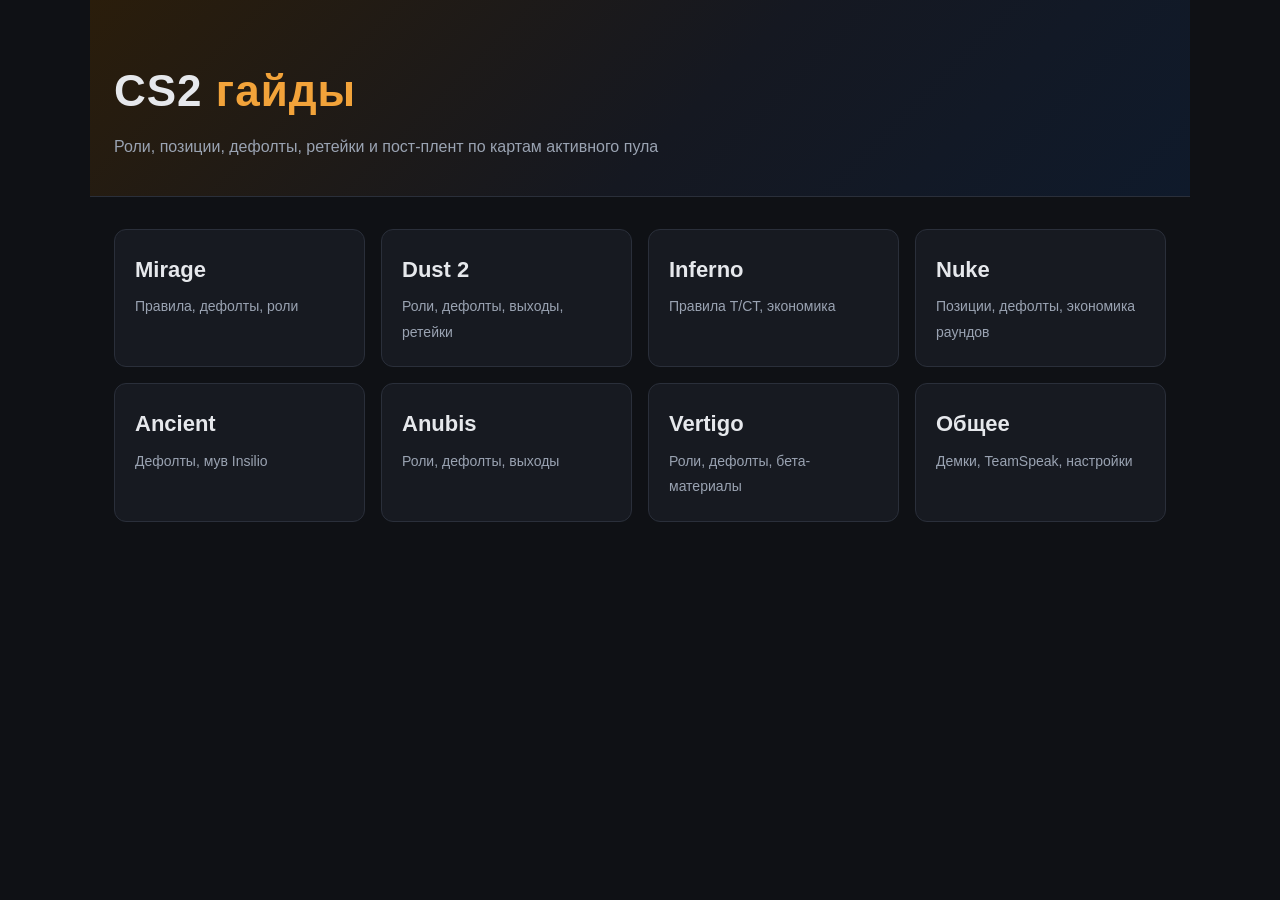
<file: index.html>
<!doctype html>
<html lang="ru">
<head>
<meta charset="utf-8">
<meta name="robots" content="noindex, nofollow">
<meta name="viewport" content="width=device-width, initial-scale=1">
<title>CS2 гайды</title>
<link rel="stylesheet" href="assets/guide.css">
<style>
  .maps-grid{display:grid;grid-template-columns:repeat(auto-fill,minmax(230px,1fr));gap:16px;margin-top:8px}
  .map-card{display:block;background:var(--panel);border:1px solid var(--line);border-radius:var(--radius);padding:22px 20px;color:var(--text);transition:border-color .15s,transform .15s}
  .map-card:hover{border-color:var(--accent);transform:translateY(-2px);text-decoration:none}
  .map-card b{display:block;font-size:22px;margin-bottom:6px}
  .map-card span{color:var(--muted);font-size:14px}
  .wrap{max-width:1100px;margin:0 auto;padding:0 24px 80px}
  .wrap .hero{margin:0 -24px 32px;padding:56px 24px 36px}
</style>
</head>
<body>
<div class="wrap">
  <header class="hero">
    <h1>CS2 <span style="color:var(--accent)">гайды</span></h1>
    <p>Роли, позиции, дефолты, ретейки и пост-плент по картам активного пула</p>
  </header>
  <div class="maps-grid">
    <a class="map-card" href="Mirage.html"><b>Mirage</b><span>Правила, дефолты, роли</span></a>
    <a class="map-card" href="Dust 2.html"><b>Dust 2</b><span>Роли, дефолты, выходы, ретейки</span></a>
    <a class="map-card" href="Inferno.html"><b>Inferno</b><span>Правила T/CT, экономика</span></a>
    <a class="map-card" href="Nuke.html"><b>Nuke</b><span>Позиции, дефолты, экономика раундов</span></a>
    <a class="map-card" href="Ancient.html"><b>Ancient</b><span>Дефолты, мув Insilio</span></a>
    <a class="map-card" href="Anubis.html"><b>Anubis</b><span>Роли, дефолты, выходы</span></a>
    <a class="map-card" href="Vertigo.html"><b>Vertigo</b><span>Роли, дефолты, бета-материалы</span></a>
    <a class="map-card" href="Общее.html"><b>Общее</b><span>Демки, TeamSpeak, настройки</span></a>
  </div>
</div>
</body>
</html>
</file>
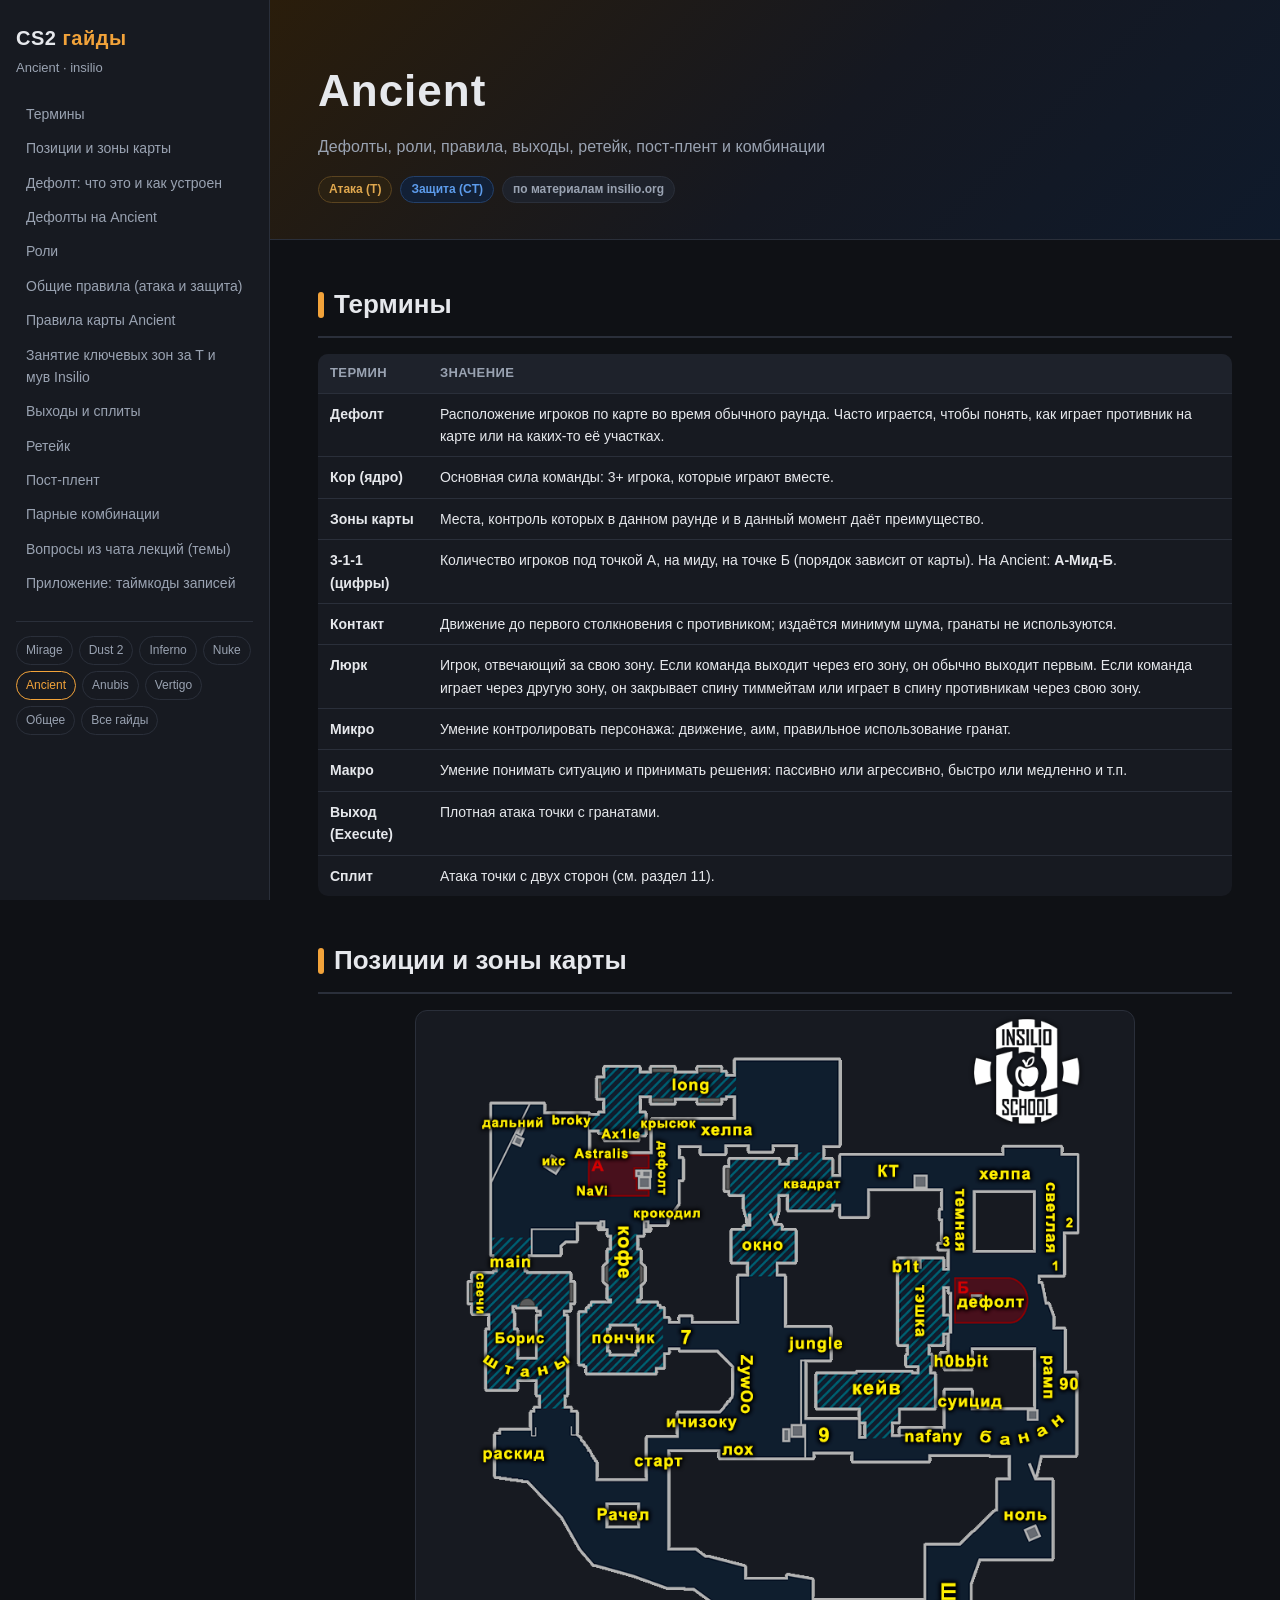
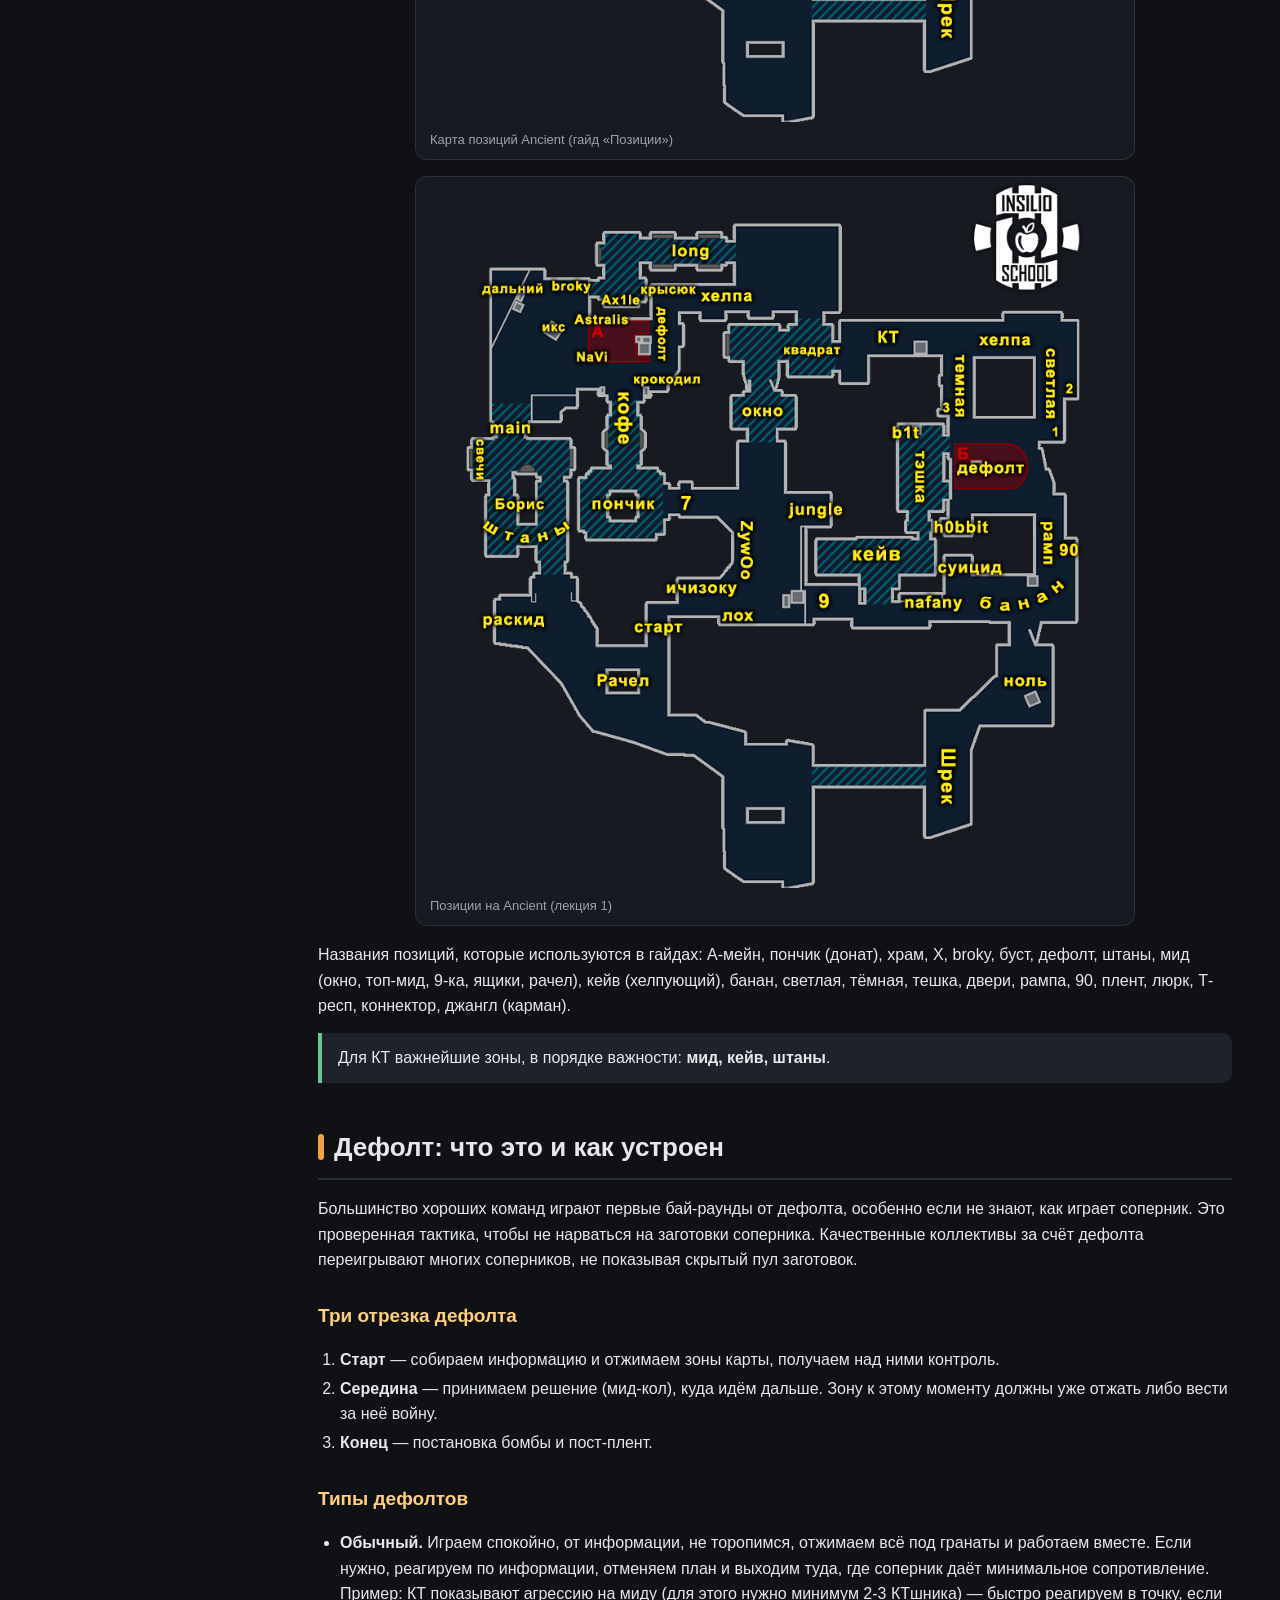
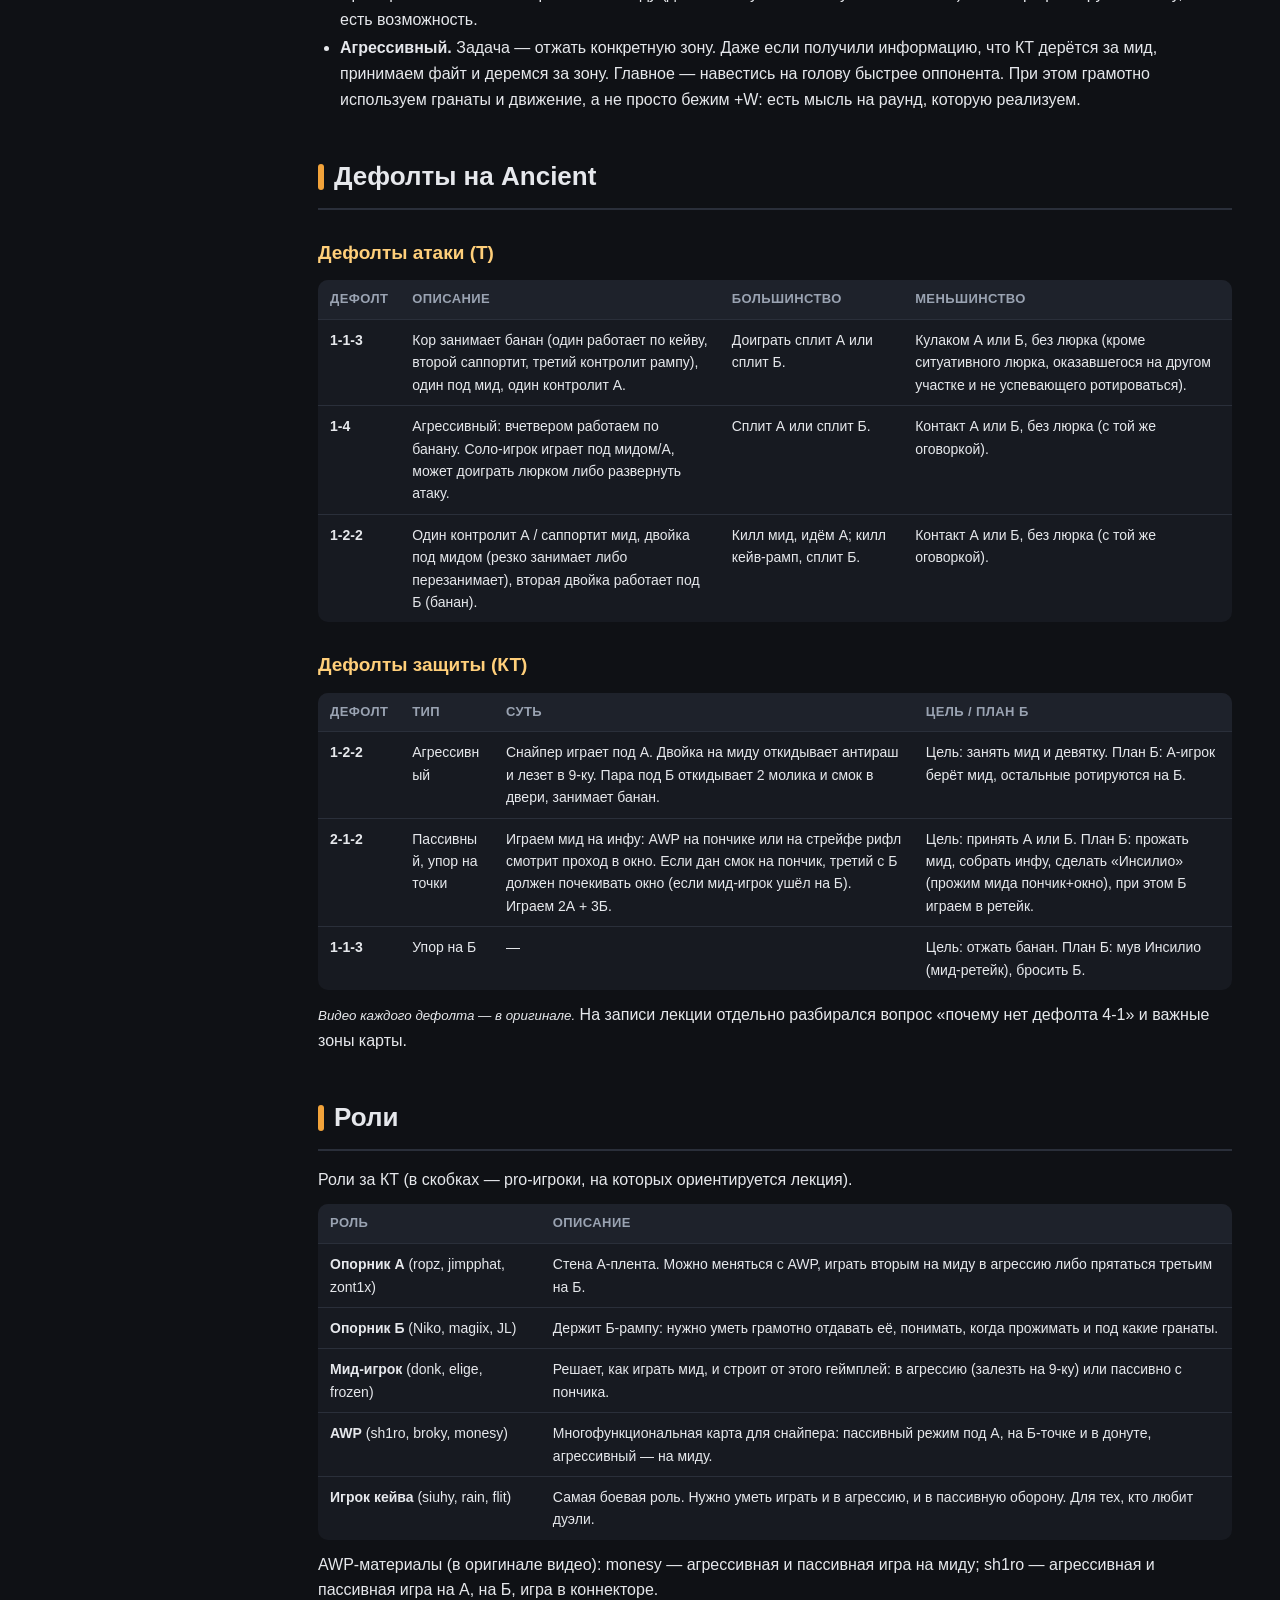
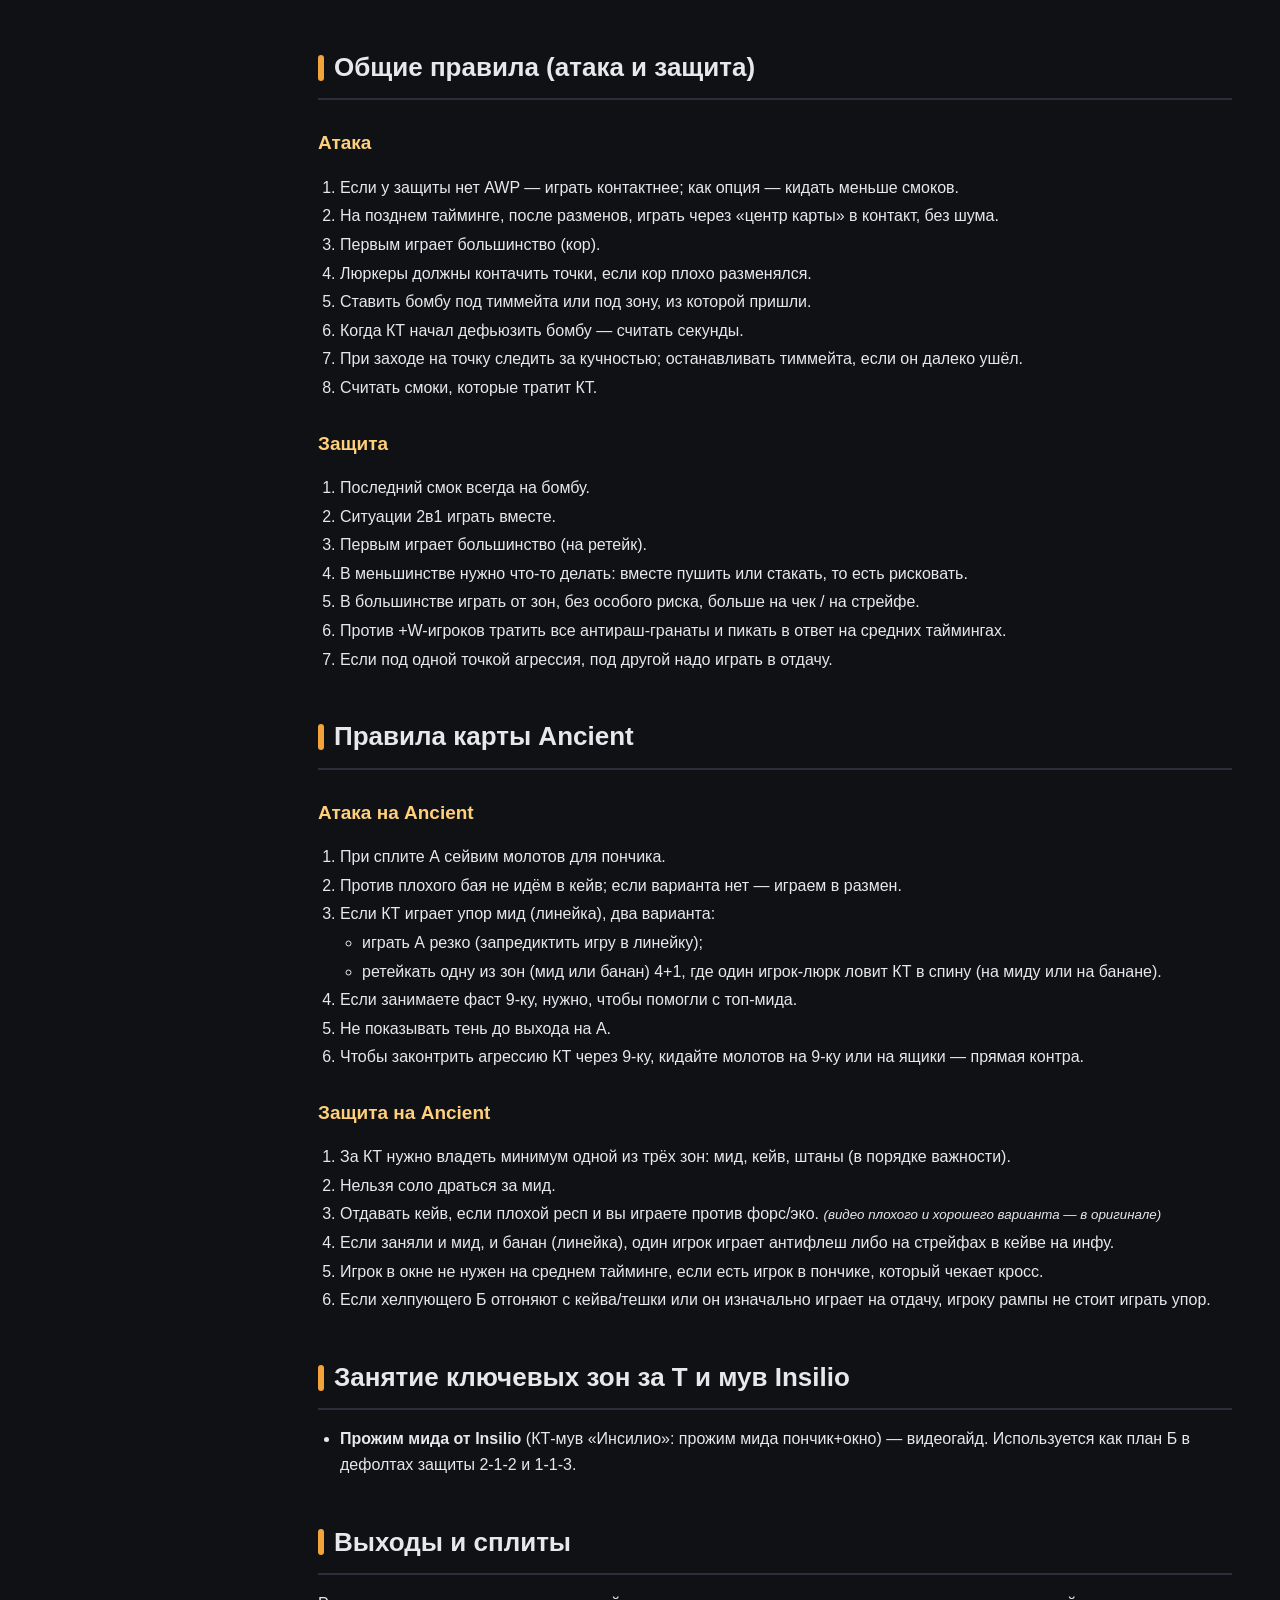
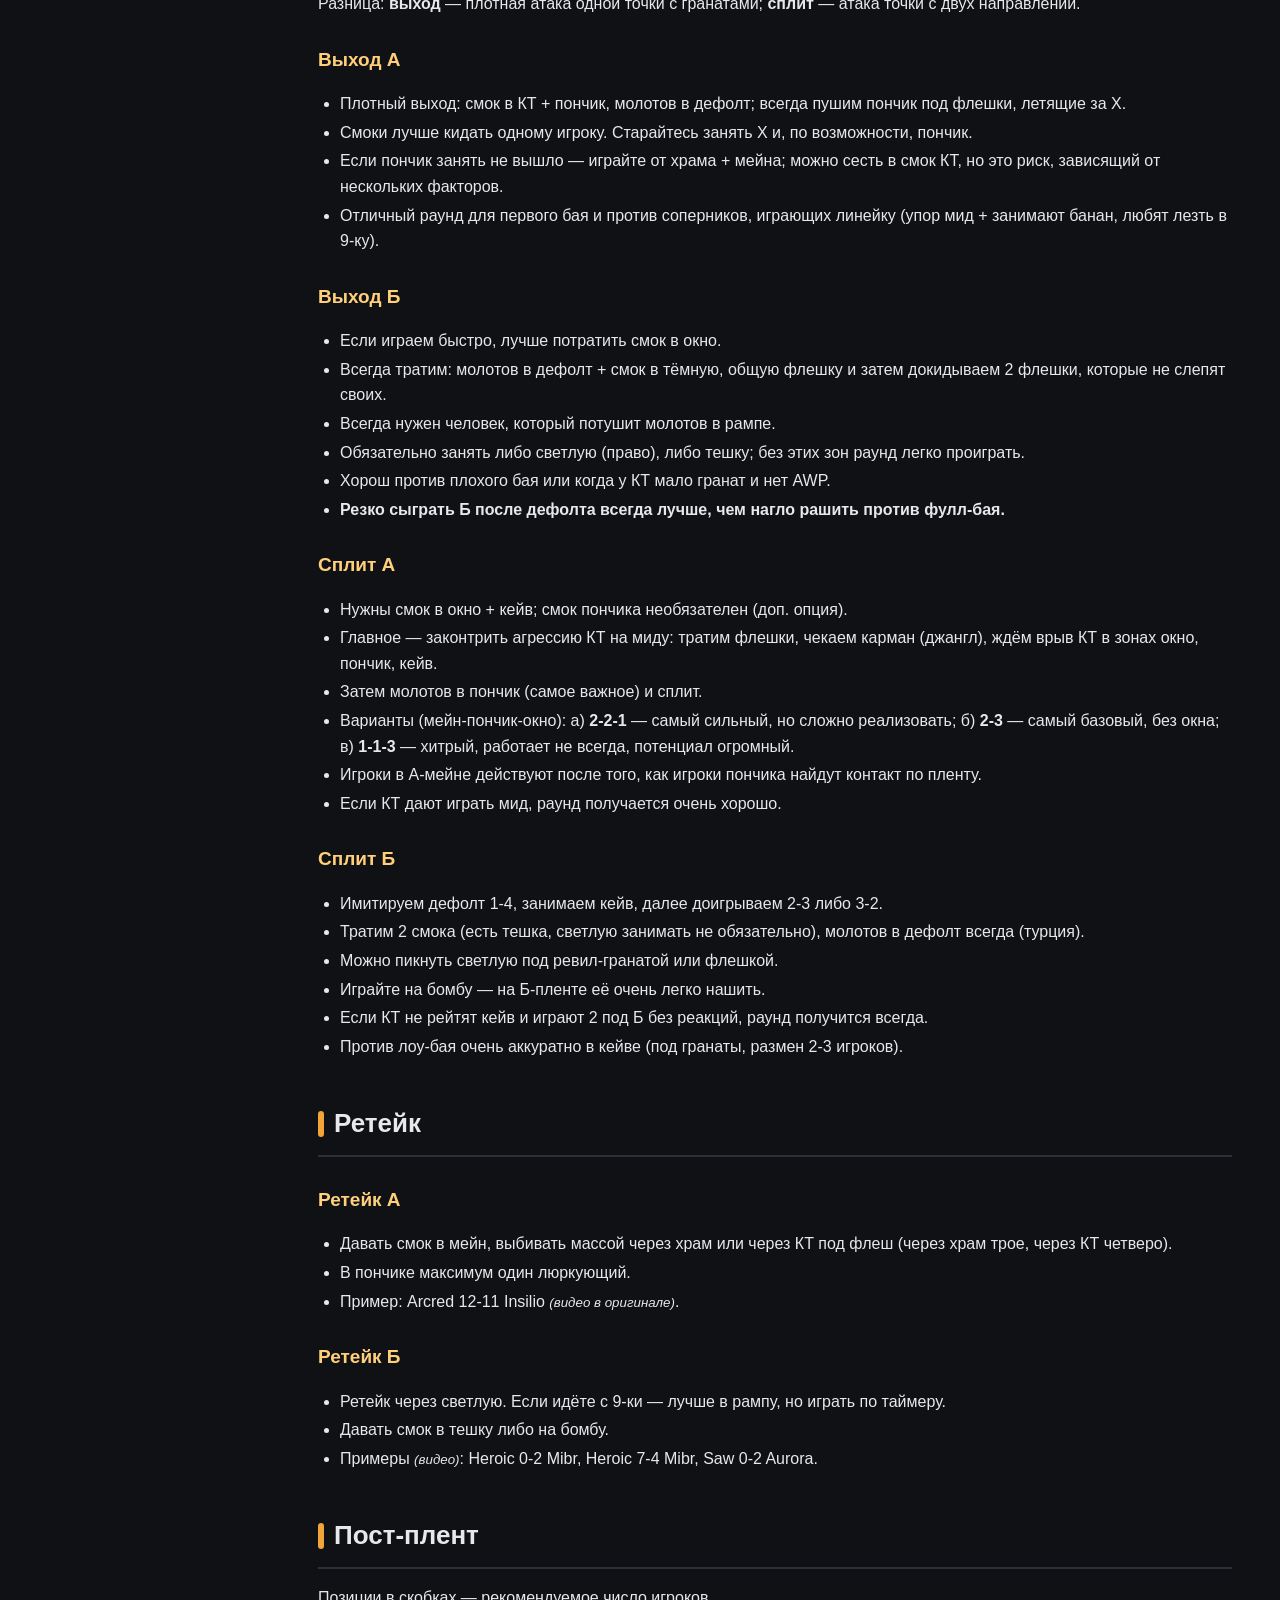
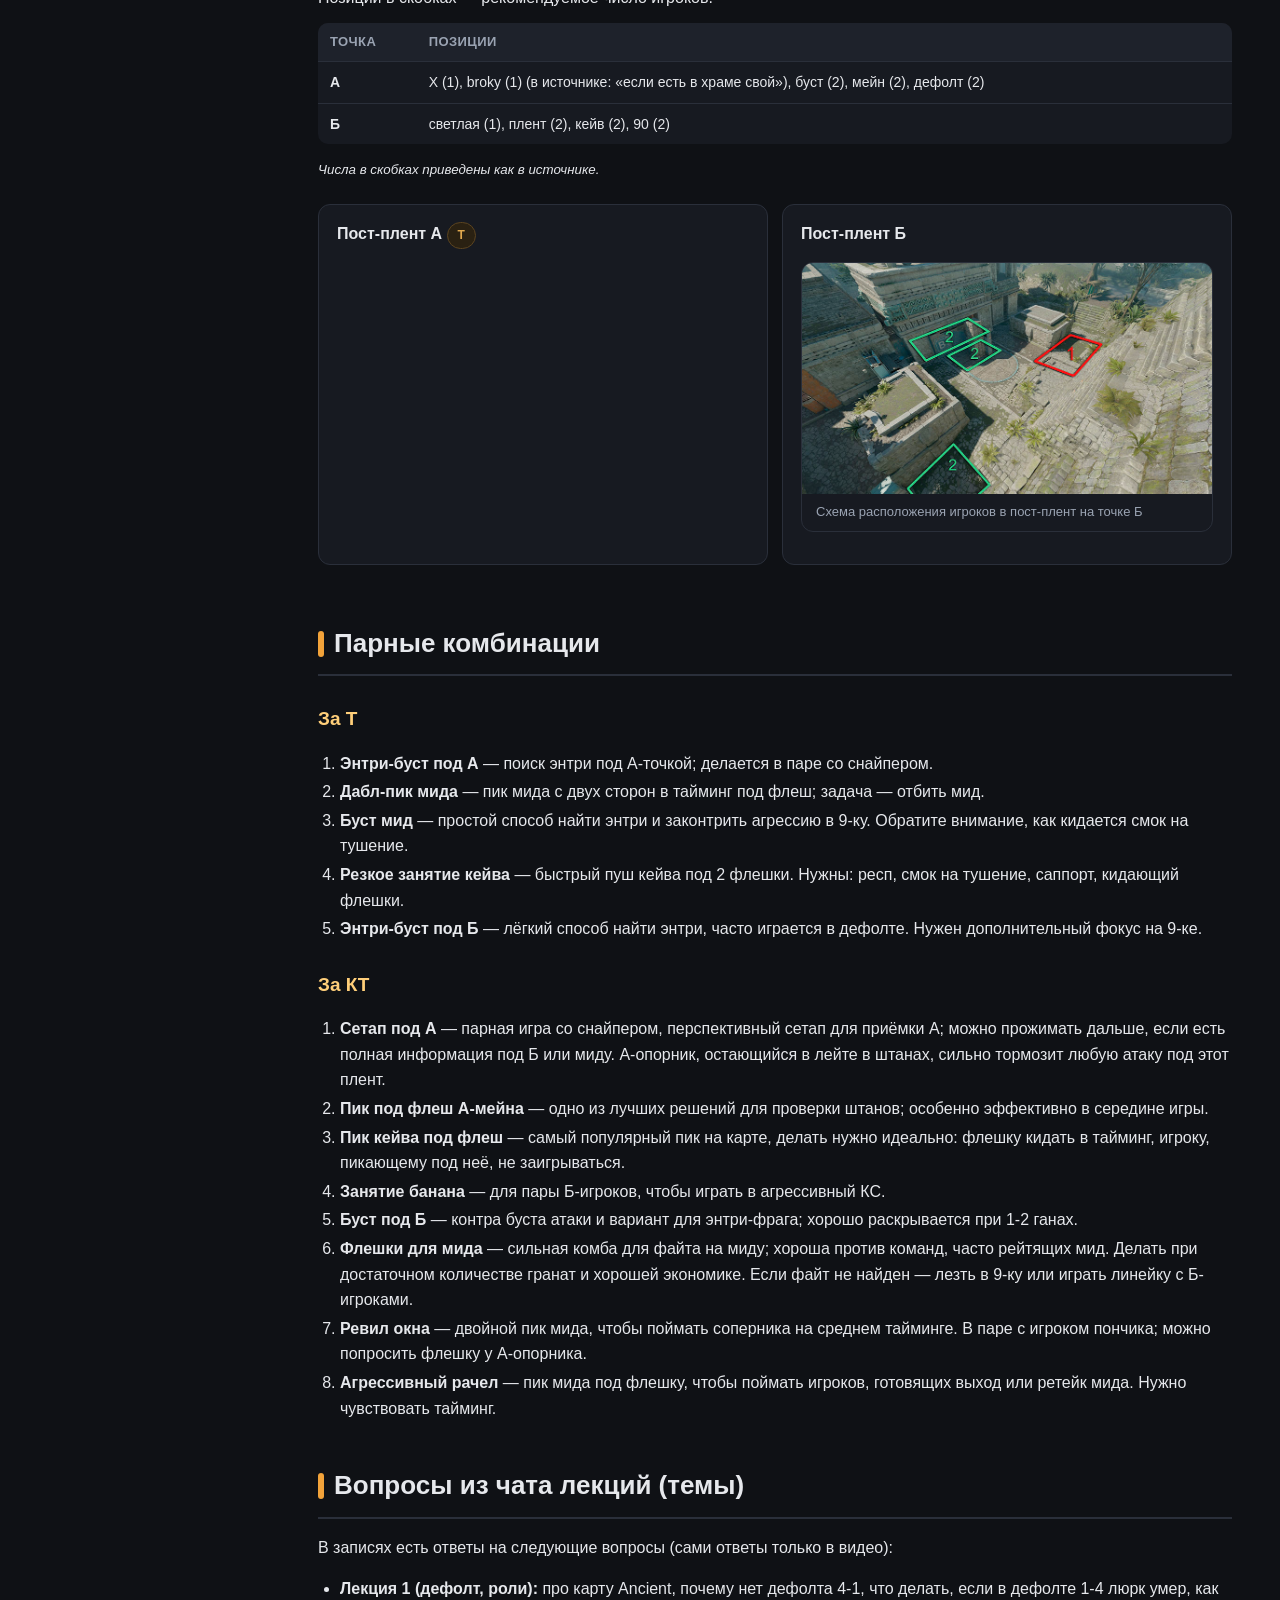
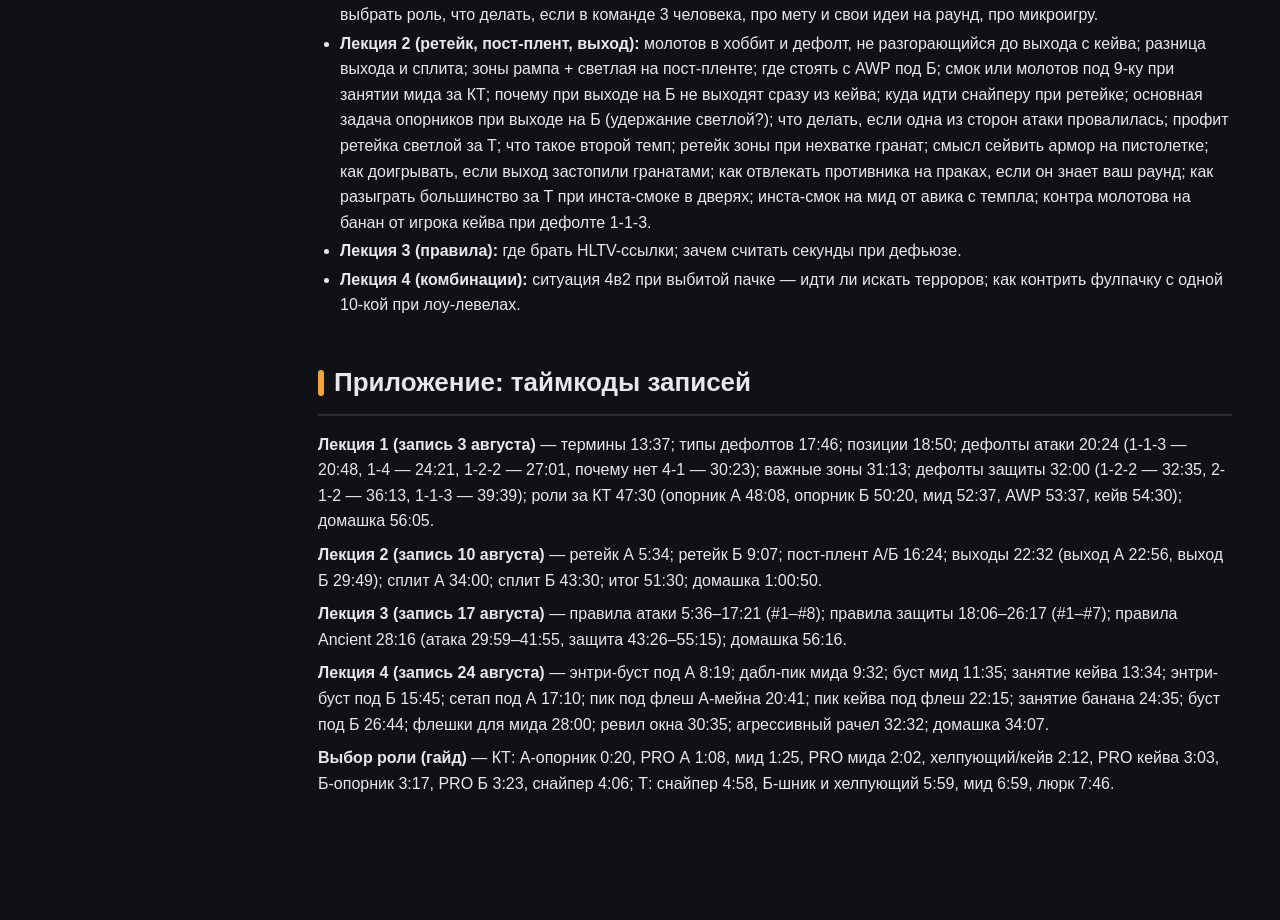
<file: Ancient.html>
<!doctype html>
<html lang="ru">
<head>
<meta charset="utf-8">
<meta name="robots" content="noindex, nofollow">
<meta name="viewport" content="width=device-width, initial-scale=1">
<title>Ancient — гайд CS2</title>
<link rel="stylesheet" href="assets/guide.css">
<script src="assets/guide.js" defer></script>
</head>
<body>
<div class="layout">
  <aside class="sidebar">
    <div class="brand">CS2 <span>гайды</span></div>
    <div class="sub">Ancient · insilio</div>
    <nav>
      <a href="#terms">Термины</a>
      <a href="#positions">Позиции и зоны карты</a>
      <a href="#default">Дефолт: что это и как устроен</a>
      <a href="#defaults">Дефолты на Ancient</a>
      <a href="#roles">Роли</a>
      <a href="#rules">Общие правила (атака и защита)</a>
      <a href="#rules-map">Правила карты Ancient</a>
      <a href="#zones">Занятие ключевых зон за Т и мув Insilio</a>
      <a href="#executes">Выходы и сплиты</a>
      <a href="#retake">Ретейк</a>
      <a href="#postplant">Пост-плент</a>
      <a href="#combos">Парные комбинации</a>
      <a href="#faq">Вопросы из чата лекций (темы)</a>
      <a href="#timecodes">Приложение: таймкоды записей</a>
    </nav>
    <div class="maps">
      <a href="Mirage.html">Mirage</a><a href="Dust 2.html">Dust 2</a><a href="Inferno.html">Inferno</a>
      <a href="Nuke.html">Nuke</a><a href="Ancient.html">Ancient</a><a href="Anubis.html">Anubis</a>
      <a href="Vertigo.html">Vertigo</a><a href="Общее.html">Общее</a><a href="index.html">Все гайды</a>
    </div>
  </aside>
  <main>
    <header class="hero">
      <h1>Ancient</h1>
      <p>Дефолты, роли, правила, выходы, ретейк, пост-плент и комбинации</p>
      <div class="chips"><span class="chip t">Атака (T)</span><span class="chip ct">Защита (CT)</span><span class="chip">по материалам insilio.org</span></div>
    </header>

    <section id="terms">
<h2>Термины</h2>
<table><tr><th>Термин</th><th>Значение</th></tr><tr><td><strong>Дефолт</strong></td><td>Расположение игроков по карте во время обычного раунда. Часто играется, чтобы понять, как играет противник на карте или на каких-то её участках.</td></tr><tr><td><strong>Кор (ядро)</strong></td><td>Основная сила команды: 3+ игрока, которые играют вместе.</td></tr><tr><td><strong>Зоны карты</strong></td><td>Места, контроль которых в данном раунде и в данный момент даёт преимущество.</td></tr><tr><td><strong>3-1-1 (цифры)</strong></td><td>Количество игроков под точкой А, на миду, на точке Б (порядок зависит от карты). На Ancient: <strong>А-Мид-Б</strong>.</td></tr><tr><td><strong>Контакт</strong></td><td>Движение до первого столкновения с противником; издаётся минимум шума, гранаты не используются.</td></tr><tr><td><strong>Люрк</strong></td><td>Игрок, отвечающий за свою зону. Если команда выходит через его зону, он обычно выходит первым. Если команда играет через другую зону, он закрывает спину тиммейтам или играет в спину противникам через свою зону.</td></tr><tr><td><strong>Микро</strong></td><td>Умение контролировать персонажа: движение, аим, правильное использование гранат.</td></tr><tr><td><strong>Макро</strong></td><td>Умение понимать ситуацию и принимать решения: пассивно или агрессивно, быстро или медленно и т.п.</td></tr><tr><td><strong>Выход (Execute)</strong></td><td>Плотная атака точки с гранатами.</td></tr><tr><td><strong>Сплит</strong></td><td>Атака точки с двух сторон (см. раздел 11).</td></tr></table>
</section>
    <section id="positions">
<h2>Позиции и зоны карты</h2>
<figure class="minimap"><img src="assets/img/eda532f1a42aff366519e85afc2997f4.png" alt="Карта позиций Ancient (гайд «Позиции»)" loading="lazy"><figcaption>Карта позиций Ancient (гайд «Позиции»)</figcaption></figure><figure class="minimap"><img src="assets/img/a92f53f62baa27078ea3e991480c54d5.png" alt="Позиции на Ancient (лекция 1)" loading="lazy"><figcaption>Позиции на Ancient (лекция 1)</figcaption></figure><p>Названия позиций, которые используются в гайдах: А-мейн, пончик (донат), храм, X, broky, буст, дефолт, штаны, мид (окно, топ-мид, 9-ка, ящики, рачел), кейв (хелпующий), банан, светлая, тёмная, тешка, двери, рампа, 90, плент, люрк, Т-респ, коннектор, джангл (карман).</p><div class="callout tip">Для КТ важнейшие зоны, в порядке важности: <strong>мид, кейв, штаны</strong>.</div>
</section>
    <section id="default">
<h2>Дефолт: что это и как устроен</h2>
<p>Большинство хороших команд играют первые бай-раунды от дефолта, особенно если не знают, как играет соперник. Это проверенная тактика, чтобы не нарваться на заготовки соперника. Качественные коллективы за счёт дефолта переигрывают многих соперников, не показывая скрытый пул заготовок.</p>
<h3>Три отрезка дефолта</h3>
<ol><li><strong>Старт</strong> — собираем информацию и отжимаем зоны карты, получаем над ними контроль.</li><li><strong>Середина</strong> — принимаем решение (мид-кол), куда идём дальше. Зону к этому моменту должны уже отжать либо вести за неё войну.</li><li><strong>Конец</strong> — постановка бомбы и пост-плент.</li></ol>
<h3>Типы дефолтов</h3>
<ul><li><strong>Обычный.</strong> Играем спокойно, от информации, не торопимся, отжимаем всё под гранаты и работаем вместе. Если нужно, реагируем по информации, отменяем план и выходим туда, где соперник даёт минимальное сопротивление. Пример: КТ показывают агрессию на миду (для этого нужно минимум 2-3 КТшника) — быстро реагируем в точку, если есть возможность.</li><li><strong>Агрессивный.</strong> Задача — отжать конкретную зону. Даже если получили информацию, что КТ дерётся за мид, принимаем файт и деремся за зону. Главное — навестись на голову быстрее оппонента. При этом грамотно используем гранаты и движение, а не просто бежим +W: есть мысль на раунд, которую реализуем.</li></ul>
</section>
    <section id="defaults">
<h2>Дефолты на Ancient</h2>
<h3>Дефолты атаки (Т)</h3>
<table><tr><th>Дефолт</th><th>Описание</th><th>Большинство</th><th>Меньшинство</th></tr><tr><td><strong>1-1-3</strong></td><td>Кор занимает банан (один работает по кейву, второй саппортит, третий контролит рампу), один под мид, один контролит А.</td><td>Доиграть сплит А или сплит Б.</td><td>Кулаком А или Б, без люрка (кроме ситуативного люрка, оказавшегося на другом участке и не успевающего ротироваться).</td></tr><tr><td><strong>1-4</strong></td><td>Агрессивный: вчетвером работаем по банану. Соло-игрок играет под мидом/А, может доиграть люрком либо развернуть атаку.</td><td>Сплит А или сплит Б.</td><td>Контакт А или Б, без люрка (с той же оговоркой).</td></tr><tr><td><strong>1-2-2</strong></td><td>Один контролит А / саппортит мид, двойка под мидом (резко занимает либо перезанимает), вторая двойка работает под Б (банан).</td><td>Килл мид, идём А; килл кейв-рамп, сплит Б.</td><td>Контакт А или Б, без люрка (с той же оговоркой).</td></tr></table>
<h3>Дефолты защиты (КТ)</h3>
<table><tr><th>Дефолт</th><th>Тип</th><th>Суть</th><th>Цель / план Б</th></tr><tr><td><strong>1-2-2</strong></td><td>Агрессивный</td><td>Снайпер играет под А. Двойка на миду откидывает антираш и лезет в 9-ку. Пара под Б откидывает 2 молика и смок в двери, занимает банан.</td><td>Цель: занять мид и девятку. План Б: А-игрок берёт мид, остальные ротируются на Б.</td></tr><tr><td><strong>2-1-2</strong></td><td>Пассивный, упор на точки</td><td>Играем мид на инфу: AWP на пончике или на стрейфе рифл смотрит проход в окно. Если дан смок на пончик, третий с Б должен почекивать окно (если мид-игрок ушёл на Б). Играем 2А + 3Б.</td><td>Цель: принять А или Б. План Б: прожать мид, собрать инфу, сделать «Инсилио» (прожим мида пончик+окно), при этом Б играем в ретейк.</td></tr><tr><td><strong>1-1-3</strong></td><td>Упор на Б</td><td>—</td><td>Цель: отжать банан. План Б: мув Инсилио (мид-ретейк), бросить Б.</td></tr></table><p><small><em>Видео каждого дефолта — в оригинале.</em></small> На записи лекции отдельно разбирался вопрос «почему нет дефолта 4-1» и важные зоны карты.</p>
</section>
    <section id="roles">
<h2>Роли</h2>
<p>Роли за КТ (в скобках — pro-игроки, на которых ориентируется лекция).</p>
<table><tr><th>Роль</th><th>Описание</th></tr><tr><td><strong>Опорник А</strong> (ropz, jimpphat, zont1x)</td><td>Стена А-плента. Можно меняться с AWP, играть вторым на миду в агрессию либо прятаться третьим на Б.</td></tr><tr><td><strong>Опорник Б</strong> (Niko, magiix, JL)</td><td>Держит Б-рампу: нужно уметь грамотно отдавать её, понимать, когда прожимать и под какие гранаты.</td></tr><tr><td><strong>Мид-игрок</strong> (donk, elige, frozen)</td><td>Решает, как играть мид, и строит от этого геймплей: в агрессию (залезть на 9-ку) или пассивно с пончика.</td></tr><tr><td><strong>AWP</strong> (sh1ro, broky, monesy)</td><td>Многофункциональная карта для снайпера: пассивный режим под А, на Б-точке и в донуте, агрессивный — на миду.</td></tr><tr><td><strong>Игрок кейва</strong> (siuhy, rain, flit)</td><td>Самая боевая роль. Нужно уметь играть и в агрессию, и в пассивную оборону. Для тех, кто любит дуэли.</td></tr></table>
<p>AWP-материалы (в оригинале видео): monesy — агрессивная и пассивная игра на миду; sh1ro — агрессивная и пассивная игра на А, на Б, игра в коннекторе.</p>
</section>
    <section id="rules">
<h2>Общие правила (атака и защита)</h2>
<h3>Атака</h3>
<ol><li>Если у защиты нет AWP — играть контактнее; как опция — кидать меньше смоков.</li><li>На позднем тайминге, после разменов, играть через «центр карты» в контакт, без шума.</li><li>Первым играет большинство (кор).</li><li>Люркеры должны контачить точки, если кор плохо разменялся.</li><li>Ставить бомбу под тиммейта или под зону, из которой пришли.</li><li>Когда КТ начал дефьюзить бомбу — считать секунды.</li><li>При заходе на точку следить за кучностью; останавливать тиммейта, если он далеко ушёл.</li><li>Считать смоки, которые тратит КТ.</li></ol>
<h3>Защита</h3>
<ol><li>Последний смок всегда на бомбу.</li><li>Ситуации 2в1 играть вместе.</li><li>Первым играет большинство (на ретейк).</li><li>В меньшинстве нужно что-то делать: вместе пушить или стакать, то есть рисковать.</li><li>В большинстве играть от зон, без особого риска, больше на чек / на стрейфе.</li><li>Против +W-игроков тратить все антираш-гранаты и пикать в ответ на средних таймингах.</li><li>Если под одной точкой агрессия, под другой надо играть в отдачу.</li></ol>
</section>
    <section id="rules-map">
<h2>Правила карты Ancient</h2>
<h3>Атака на Ancient</h3>
<ol><li>При сплите А сейвим молотов для пончика.</li><li>Против плохого бая не идём в кейв; если варианта нет — играем в размен.</li><li>Если КТ играет упор мид (линейка), два варианта:<ul><li>играть А резко (запредиктить игру в линейку);</li><li>ретейкать одну из зон (мид или банан) 4+1, где один игрок-люрк ловит КТ в спину (на миду или на банане).</li></ul></li><li>Если занимаете фаст 9-ку, нужно, чтобы помогли с топ-мида.</li><li>Не показывать тень до выхода на А.</li><li>Чтобы законтрить агрессию КТ через 9-ку, кидайте молотов на 9-ку или на ящики — прямая контра.</li></ol>
<h3>Защита на Ancient</h3>
<ol><li>За КТ нужно владеть минимум одной из трёх зон: мид, кейв, штаны (в порядке важности).</li><li>Нельзя соло драться за мид.</li><li>Отдавать кейв, если плохой респ и вы играете против форс/эко. <small><em>(видео плохого и хорошего варианта — в оригинале)</em></small></li><li>Если заняли и мид, и банан (линейка), один игрок играет антифлеш либо на стрейфах в кейве на инфу.</li><li>Игрок в окне не нужен на среднем тайминге, если есть игрок в пончике, который чекает кросс.</li><li>Если хелпующего Б отгоняют с кейва/тешки или он изначально играет на отдачу, игроку рампы не стоит играть упор.</li></ol>
</section>
    <section id="zones">
<h2>Занятие ключевых зон за Т и мув Insilio</h2>
<ul><li><strong>Прожим мида от Insilio</strong> (КТ-мув «Инсилио»: прожим мида пончик+окно) — видеогайд. Используется как план Б в дефолтах защиты 2-1-2 и 1-1-3.</li></ul>
</section>
    <section id="executes">
<h2>Выходы и сплиты</h2>
<p>Разница: <strong>выход</strong> — плотная атака одной точки с гранатами; <strong>сплит</strong> — атака точки с двух направлений.</p>
<h3>Выход А</h3>
<ul><li>Плотный выход: смок в КТ + пончик, молотов в дефолт; всегда пушим пончик под флешки, летящие за Х.</li><li>Смоки лучше кидать одному игроку. Старайтесь занять Х и, по возможности, пончик.</li><li>Если пончик занять не вышло — играйте от храма + мейна; можно сесть в смок КТ, но это риск, зависящий от нескольких факторов.</li><li>Отличный раунд для первого бая и против соперников, играющих линейку (упор мид + занимают банан, любят лезть в 9-ку).</li></ul>
<h3>Выход Б</h3>
<ul><li>Если играем быстро, лучше потратить смок в окно.</li><li>Всегда тратим: молотов в дефолт + смок в тёмную, общую флешку и затем докидываем 2 флешки, которые не слепят своих.</li><li>Всегда нужен человек, который потушит молотов в рампе.</li><li>Обязательно занять либо светлую (право), либо тешку; без этих зон раунд легко проиграть.</li><li>Хорош против плохого бая или когда у КТ мало гранат и нет AWP.</li><li><strong>Резко сыграть Б после дефолта всегда лучше, чем нагло рашить против фулл-бая.</strong></li></ul>
<h3>Сплит А</h3>
<ul><li>Нужны смок в окно + кейв; смок пончика необязателен (доп. опция).</li><li>Главное — законтрить агрессию КТ на миду: тратим флешки, чекаем карман (джангл), ждём врыв КТ в зонах окно, пончик, кейв.</li><li>Затем молотов в пончик (самое важное) и сплит.</li><li>Варианты (мейн-пончик-окно): а) <strong>2-2-1</strong> — самый сильный, но сложно реализовать; б) <strong>2-3</strong> — самый базовый, без окна; в) <strong>1-1-3</strong> — хитрый, работает не всегда, потенциал огромный.</li><li>Игроки в А-мейне действуют после того, как игроки пончика найдут контакт по пленту.</li><li>Если КТ дают играть мид, раунд получается очень хорошо.</li></ul>
<h3>Сплит Б</h3>
<ul><li>Имитируем дефолт 1-4, занимаем кейв, далее доигрываем 2-3 либо 3-2.</li><li>Тратим 2 смока (есть тешка, светлую занимать не обязательно), молотов в дефолт всегда (турция).</li><li>Можно пикнуть светлую под ревил-гранатой или флешкой.</li><li>Играйте на бомбу — на Б-пленте её очень легко нашить.</li><li>Если КТ не рейтят кейв и играют 2 под Б без реакций, раунд получится всегда.</li><li>Против лоу-бая очень аккуратно в кейве (под гранаты, размен 2-3 игроков).</li></ul>
</section>
    <section id="retake">
<h2>Ретейк</h2>
<h3>Ретейк А</h3>
<ul><li>Давать смок в мейн, выбивать массой через храм или через КТ под флеш (через храм трое, через КТ четверо).</li><li>В пончике максимум один люркующий.</li><li>Пример: Arcred 12-11 Insilio <small><em>(видео в оригинале)</em></small>.</li></ul>
<h3>Ретейк Б</h3>
<ul><li>Ретейк через светлую. Если идёте с 9-ки — лучше в рампу, но играть по таймеру.</li><li>Давать смок в тешку либо на бомбу.</li><li>Примеры <small><em>(видео)</em></small>: Heroic 0-2 Mibr, Heroic 7-4 Mibr, Saw 0-2 Aurora.</li></ul>
</section>
    <section id="postplant">
<h2>Пост-плент</h2>
<p>Позиции в скобках — рекомендуемое число игроков.</p>
<table><tr><th>Точка</th><th>Позиции</th></tr><tr><td><strong>А</strong></td><td>X (1), broky (1) (в источнике: «если есть в храме свой»), буст (2), мейн (2), дефолт (2)</td></tr><tr><td><strong>Б</strong></td><td>светлая (1), плент (2), кейв (2), 90 (2)</td></tr></table><p><small><em>Числа в скобках приведены как в источнике.</em></small></p><div class="grid"><div class="card"><h4>Пост-плент А <span class="chip t">T</span></h4></div><div class="card"><h4>Пост-плент Б</h4><figure class="minimap"><img src="assets/img/bfdc1cb4372c8197d0851792b0abd705.jpg" alt="Схема расположения игроков в пост-плент на точке Б" loading="lazy"><figcaption>Схема расположения игроков в пост-плент на точке Б</figcaption></figure></div></div>
</section>
    <section id="combos">
<h2>Парные комбинации</h2>
<h3>За Т</h3>
<ol><li><strong>Энтри-буст под А</strong> — поиск энтри под А-точкой; делается в паре со снайпером.</li><li><strong>Дабл-пик мида</strong> — пик мида с двух сторон в тайминг под флеш; задача — отбить мид.</li><li><strong>Буст мид</strong> — простой способ найти энтри и законтрить агрессию в 9-ку. Обратите внимание, как кидается смок на тушение.</li><li><strong>Резкое занятие кейва</strong> — быстрый пуш кейва под 2 флешки. Нужны: респ, смок на тушение, саппорт, кидающий флешки.</li><li><strong>Энтри-буст под Б</strong> — лёгкий способ найти энтри, часто играется в дефолте. Нужен дополнительный фокус на 9-ке.</li></ol>
<h3>За КТ</h3>
<ol><li><strong>Сетап под А</strong> — парная игра со снайпером, перспективный сетап для приёмки А; можно прожимать дальше, если есть полная информация под Б или миду. А-опорник, остающийся в лейте в штанах, сильно тормозит любую атаку под этот плент.</li><li><strong>Пик под флеш А-мейна</strong> — одно из лучших решений для проверки штанов; особенно эффективно в середине игры.</li><li><strong>Пик кейва под флеш</strong> — самый популярный пик на карте, делать нужно идеально: флешку кидать в тайминг, игроку, пикающему под неё, не заигрываться.</li><li><strong>Занятие банана</strong> — для пары Б-игроков, чтобы играть в агрессивный КС.</li><li><strong>Буст под Б</strong> — контра буста атаки и вариант для энтри-фрага; хорошо раскрывается при 1-2 ганах.</li><li><strong>Флешки для мида</strong> — сильная комба для файта на миду; хороша против команд, часто рейтящих мид. Делать при достаточном количестве гранат и хорошей экономике. Если файт не найден — лезть в 9-ку или играть линейку с Б-игроками.</li><li><strong>Ревил окна</strong> — двойной пик мида, чтобы поймать соперника на среднем тайминге. В паре с игроком пончика; можно попросить флешку у А-опорника.</li><li><strong>Агрессивный рачел</strong> — пик мида под флешку, чтобы поймать игроков, готовящих выход или ретейк мида. Нужно чувствовать тайминг.</li></ol>
</section>
    <section id="faq">
<h2>Вопросы из чата лекций (темы)</h2>
<p>В записях есть ответы на следующие вопросы (сами ответы только в видео):</p>
<ul><li><strong>Лекция 1 (дефолт, роли):</strong> про карту Ancient, почему нет дефолта 4-1, что делать, если в дефолте 1-4 люрк умер, как выбрать роль, что делать, если в команде 3 человека, про мету и свои идеи на раунд, про микроигру.</li><li><strong>Лекция 2 (ретейк, пост-плент, выход):</strong> молотов в хоббит и дефолт, не разгорающийся до выхода с кейва; разница выхода и сплита; зоны рампа + светлая на пост-пленте; где стоять с AWP под Б; смок или молотов под 9-ку при занятии мида за КТ; почему при выходе на Б не выходят сразу из кейва; куда идти снайперу при ретейке; основная задача опорников при выходе на Б (удержание светлой?); что делать, если одна из сторон атаки провалилась; профит ретейка светлой за Т; что такое второй темп; ретейк зоны при нехватке гранат; смысл сейвить армор на пистолетке; как доигрывать, если выход застопили гранатами; как отвлекать противника на праках, если он знает ваш раунд; как разыграть большинство за Т при инста-смоке в дверях; инста-смок на мид от авика с темпла; контра молотова на банан от игрока кейва при дефолте 1-1-3.</li><li><strong>Лекция 3 (правила):</strong> где брать HLTV-ссылки; зачем считать секунды при дефьюзе.</li><li><strong>Лекция 4 (комбинации):</strong> ситуация 4в2 при выбитой пачке — идти ли искать терроров; как контрить фулпачку с одной 10-кой при лоу-левелах.</li></ul>
</section>
    <section id="timecodes">
<h2>Приложение: таймкоды записей</h2>
<p><strong>Лекция 1 (запись 3 августа)</strong> — термины 13:37; типы дефолтов 17:46; позиции 18:50; дефолты атаки 20:24 (1-1-3 — 20:48, 1-4 — 24:21, 1-2-2 — 27:01, почему нет 4-1 — 30:23); важные зоны 31:13; дефолты защиты 32:00 (1-2-2 — 32:35, 2-1-2 — 36:13, 1-1-3 — 39:39); роли за КТ 47:30 (опорник А 48:08, опорник Б 50:20, мид 52:37, AWP 53:37, кейв 54:30); домашка 56:05.</p>
<p><strong>Лекция 2 (запись 10 августа)</strong> — ретейк А 5:34; ретейк Б 9:07; пост-плент А/Б 16:24; выходы 22:32 (выход А 22:56, выход Б 29:49); сплит А 34:00; сплит Б 43:30; итог 51:30; домашка 1:00:50.</p>
<p><strong>Лекция 3 (запись 17 августа)</strong> — правила атаки 5:36–17:21 (#1–#8); правила защиты 18:06–26:17 (#1–#7); правила Ancient 28:16 (атака 29:59–41:55, защита 43:26–55:15); домашка 56:16.</p>
<p><strong>Лекция 4 (запись 24 августа)</strong> — энтри-буст под А 8:19; дабл-пик мида 9:32; буст мид 11:35; занятие кейва 13:34; энтри-буст под Б 15:45; сетап под А 17:10; пик под флеш А-мейна 20:41; пик кейва под флеш 22:15; занятие банана 24:35; буст под Б 26:44; флешки для мида 28:00; ревил окна 30:35; агрессивный рачел 32:32; домашка 34:07.</p>
<p><strong>Выбор роли (гайд)</strong> — КТ: А-опорник 0:20, PRO А 1:08, мид 1:25, PRO мида 2:02, хелпующий/кейв 2:12, PRO кейва 3:03, Б-опорник 3:17, PRO Б 3:23, снайпер 4:06; Т: снайпер 4:58, Б-шник и хелпующий 5:59, мид 6:59, люрк 7:46.</p>
</section>
  </main>
</div>
</body>
</html>
</file>
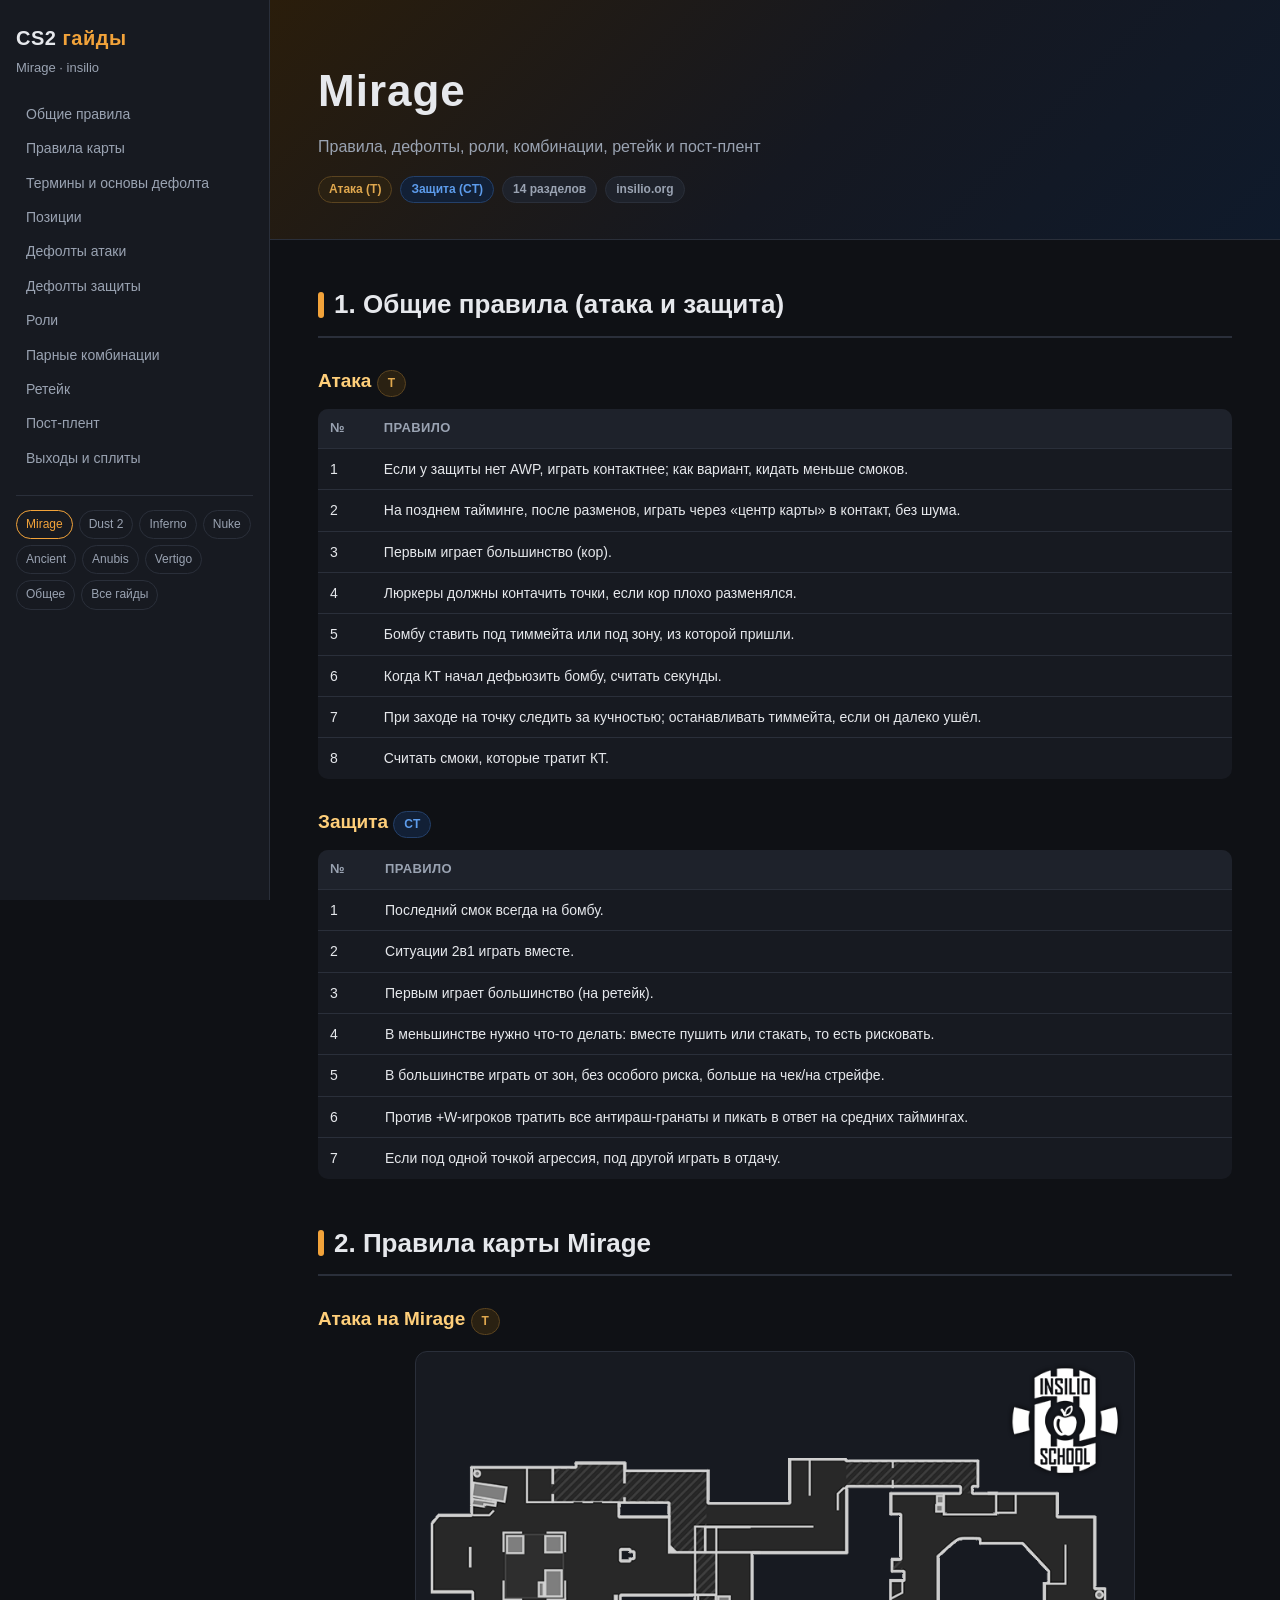
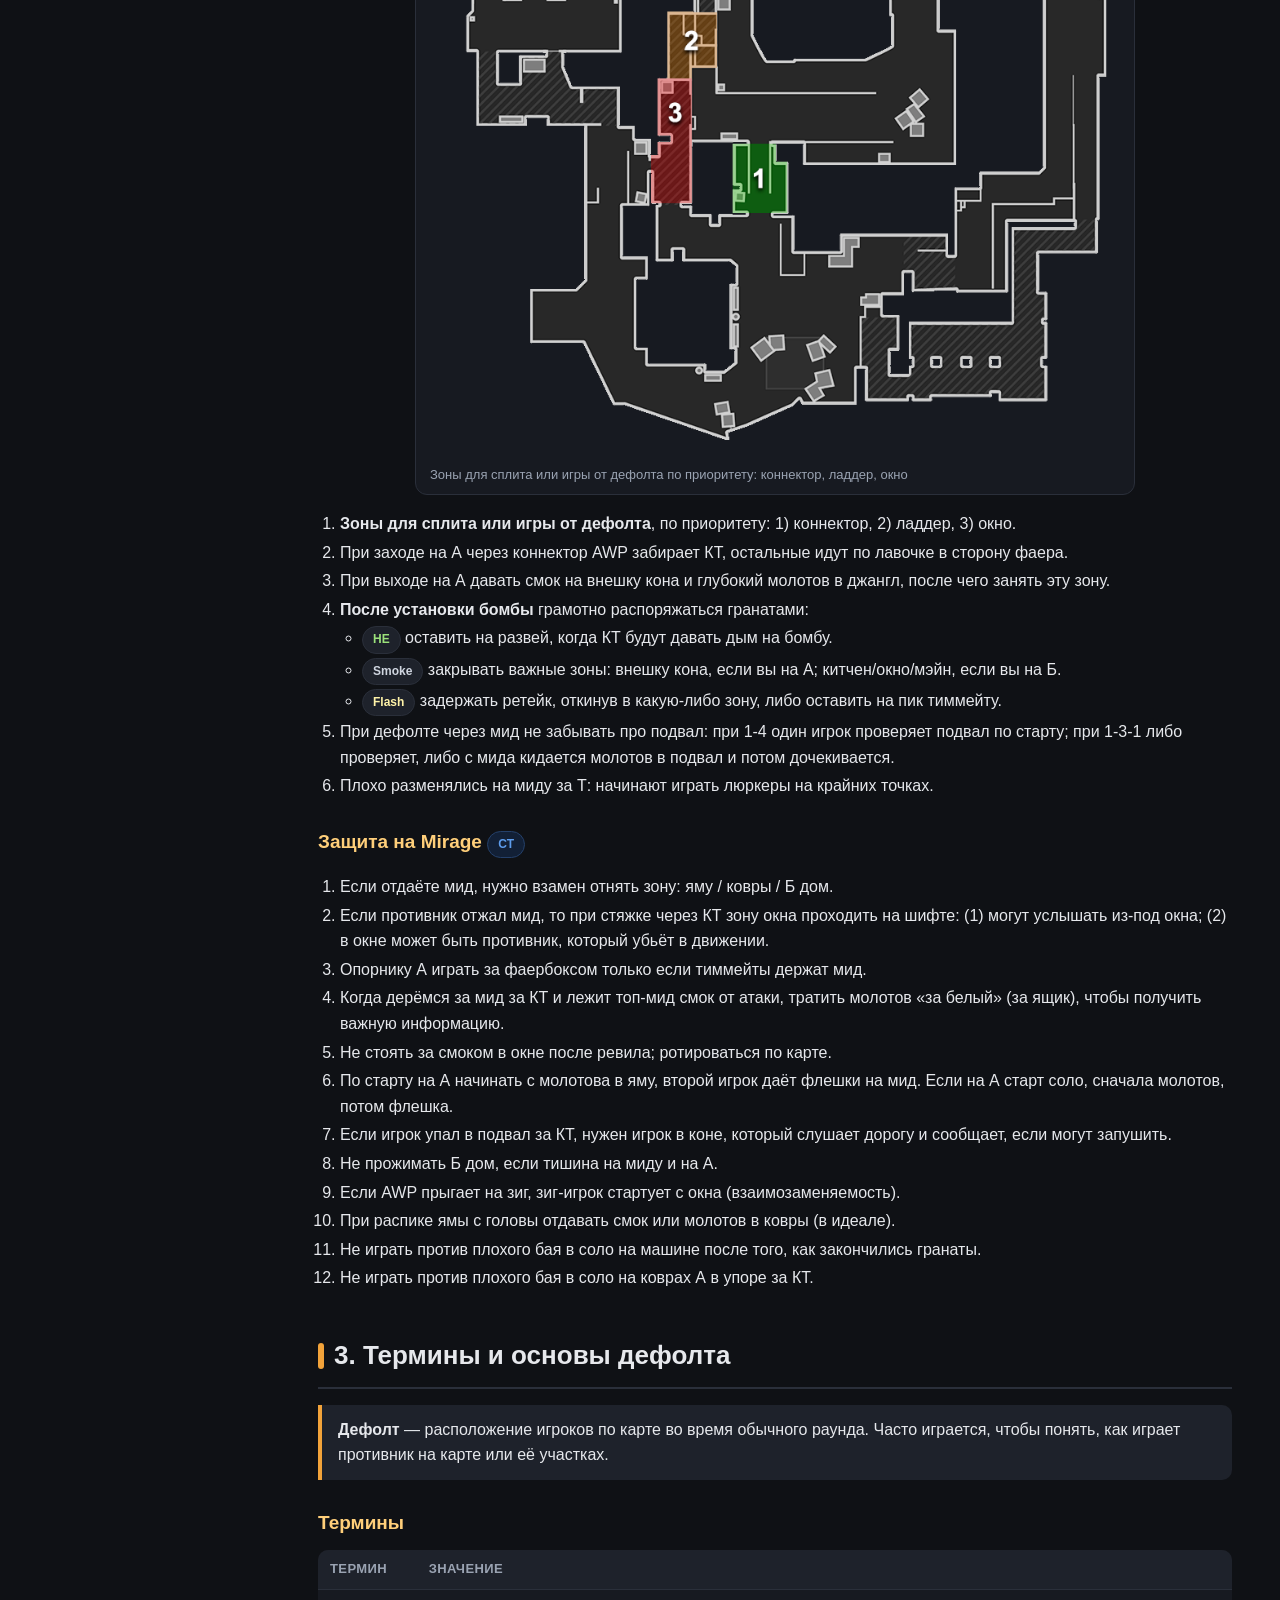
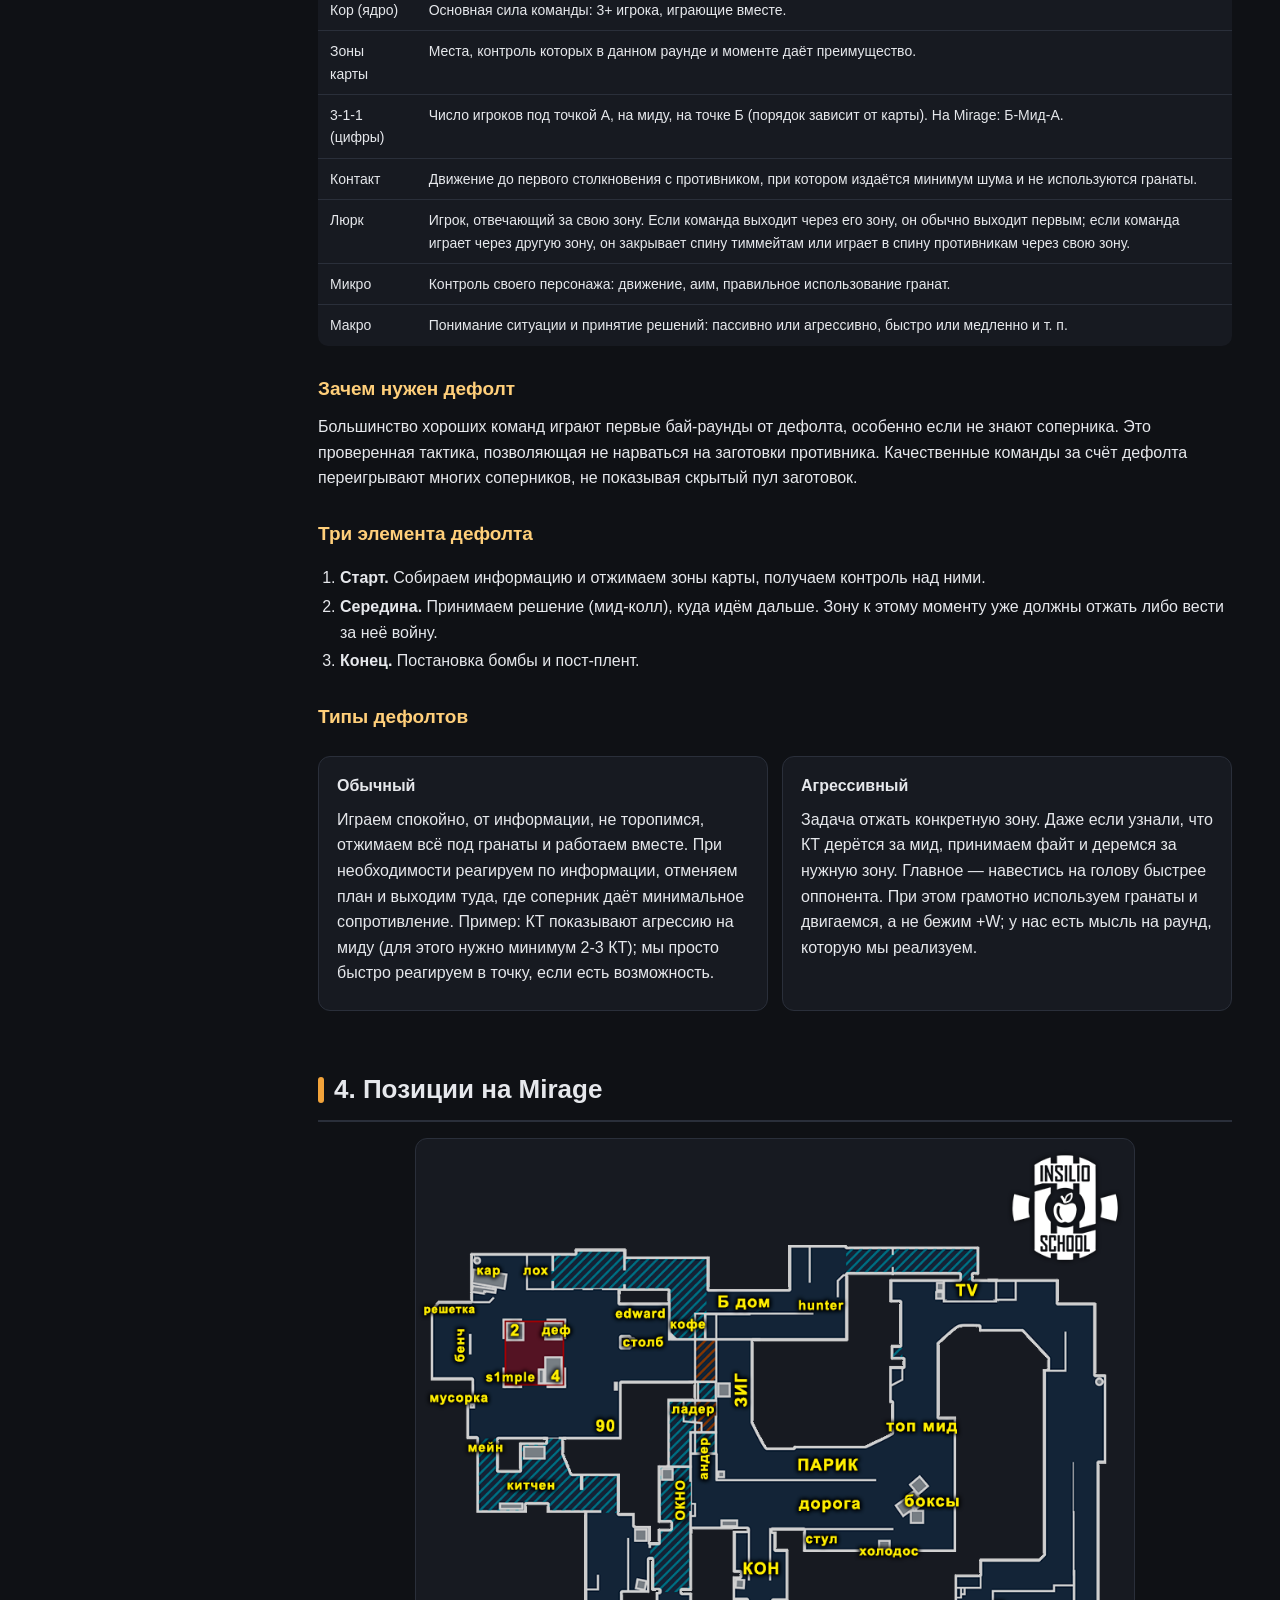
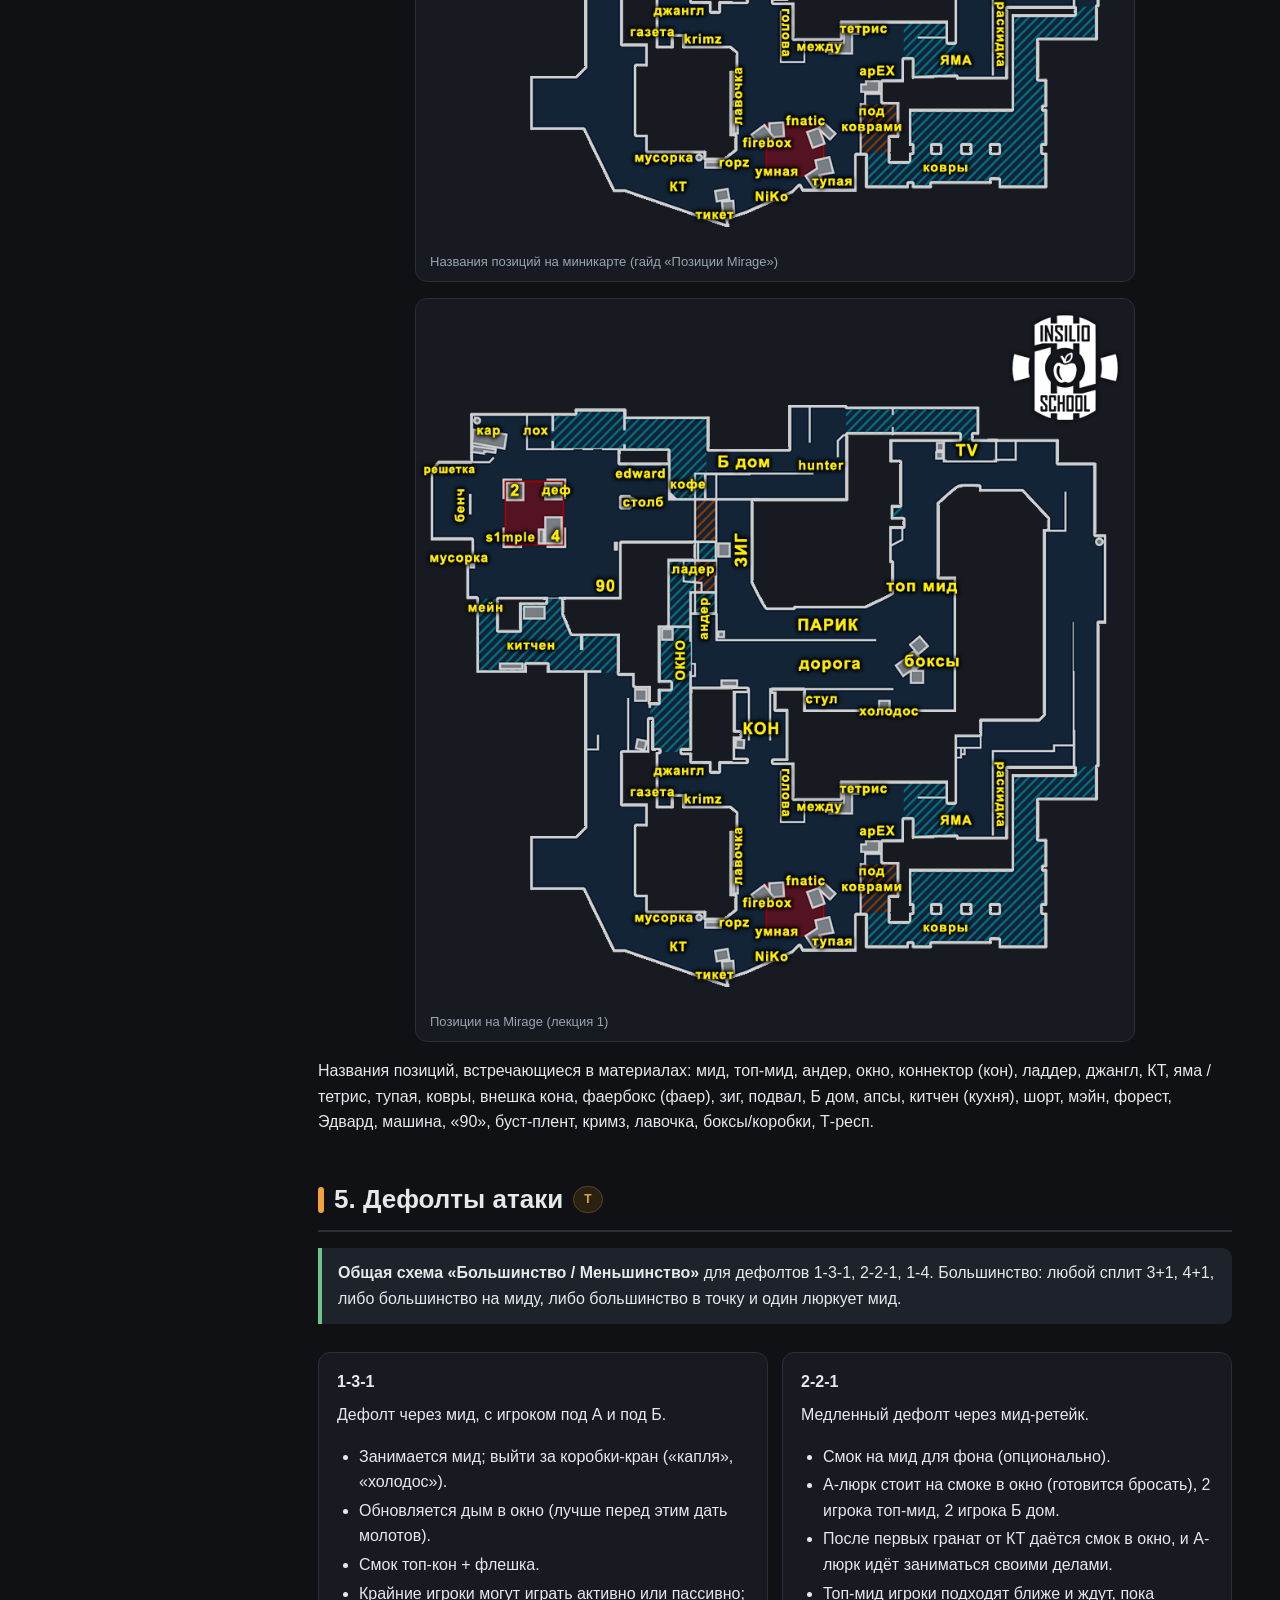
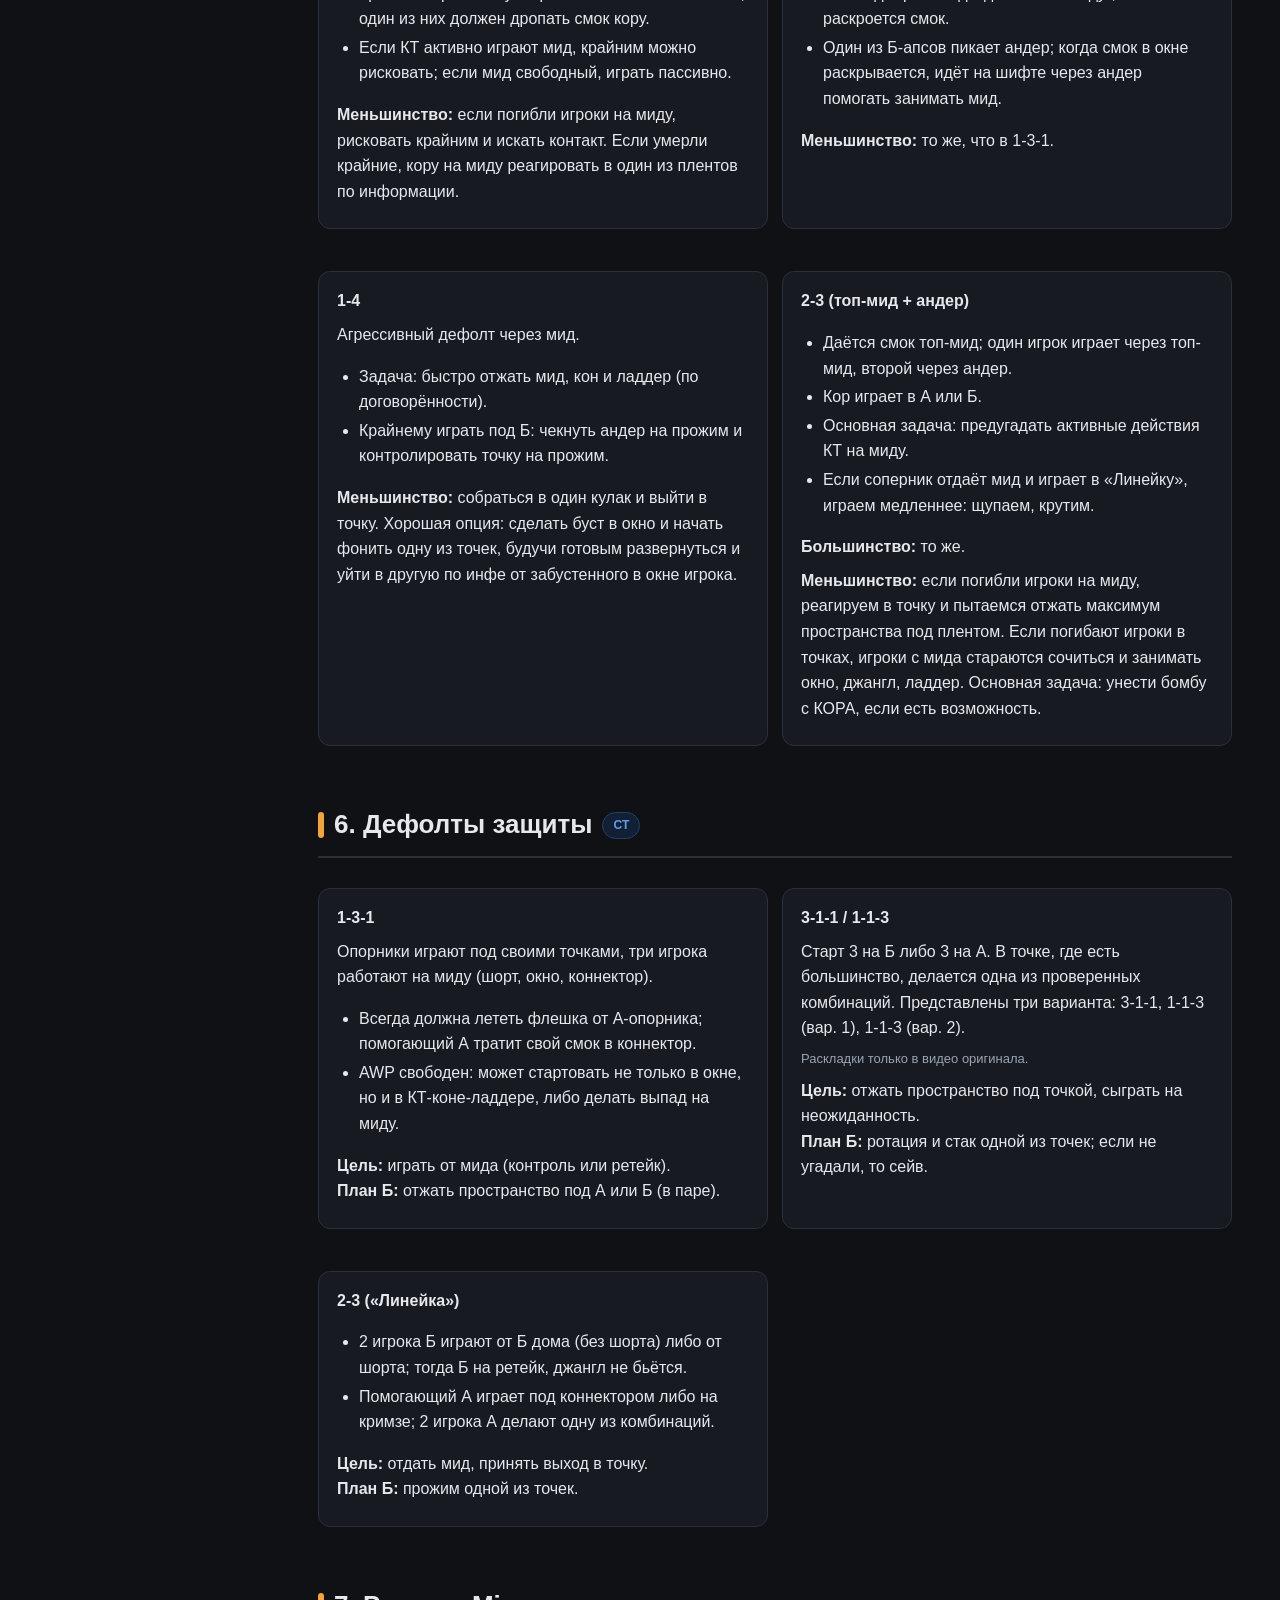
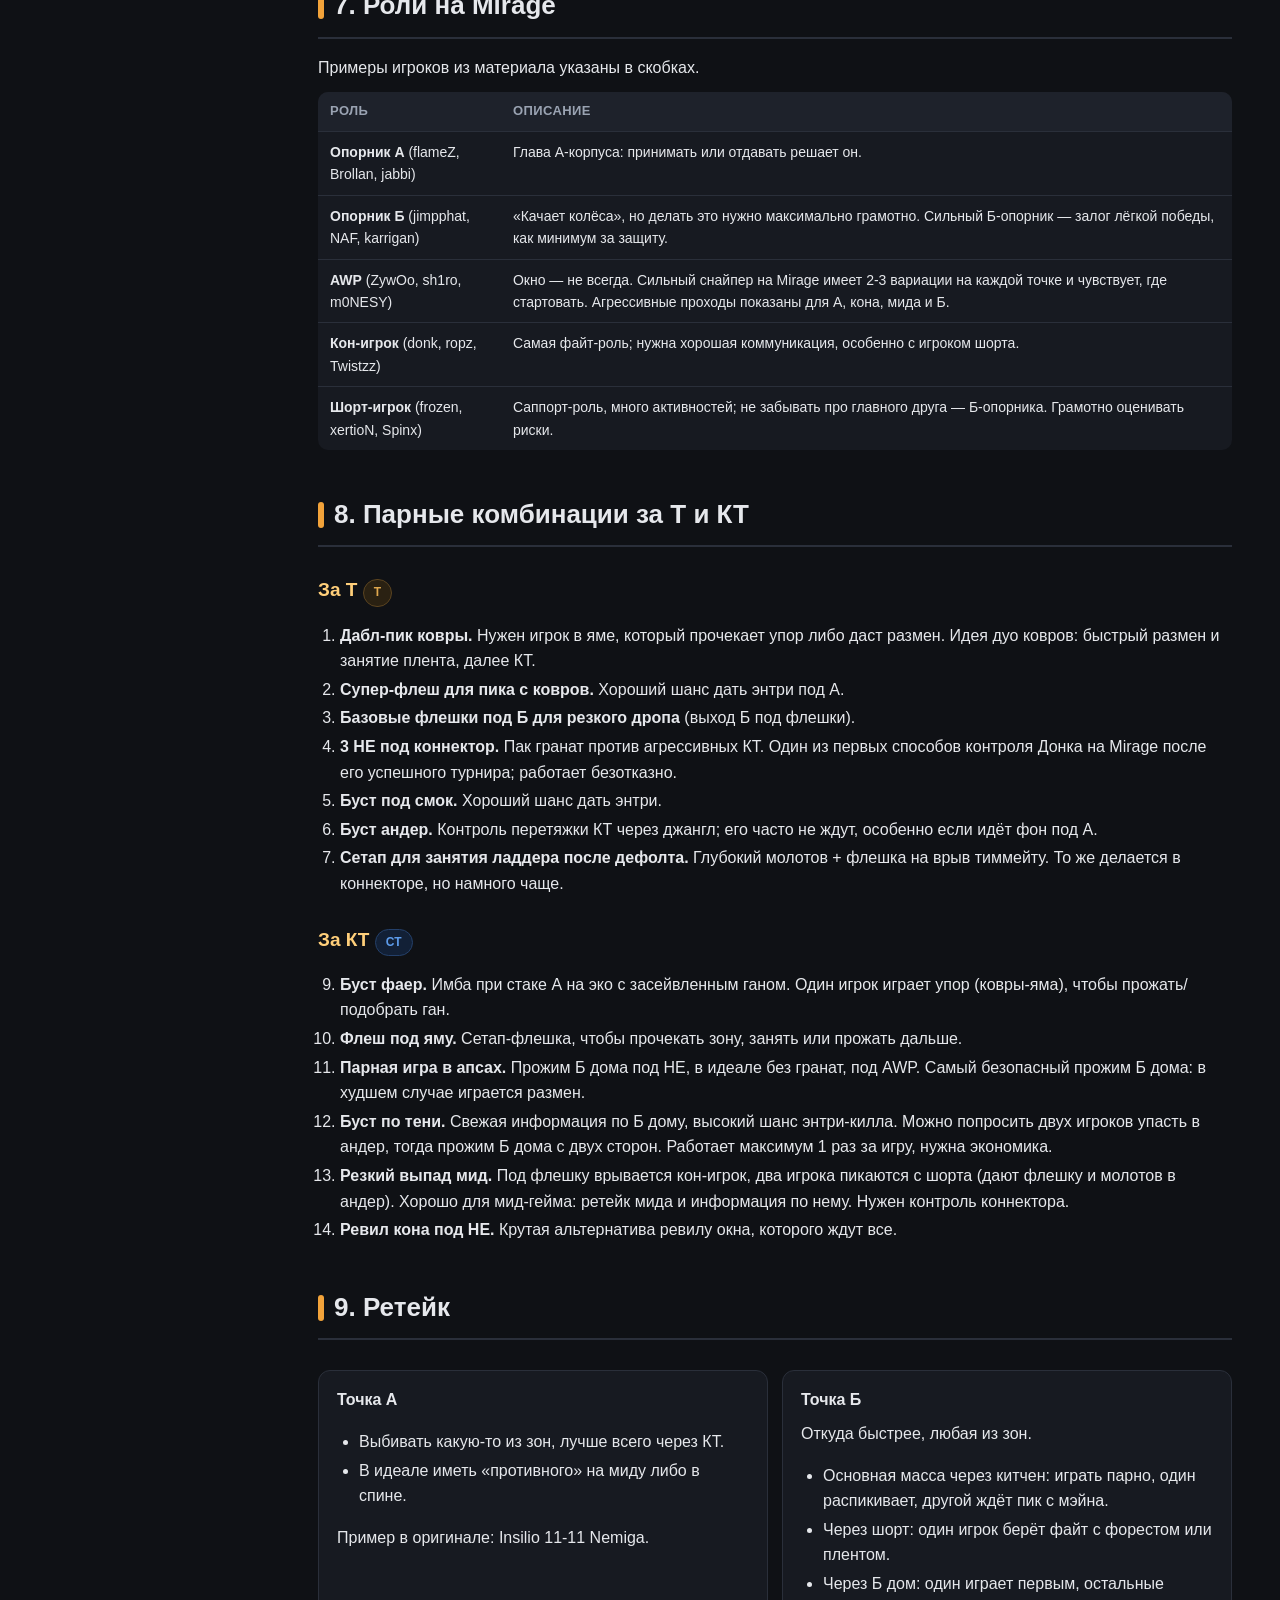
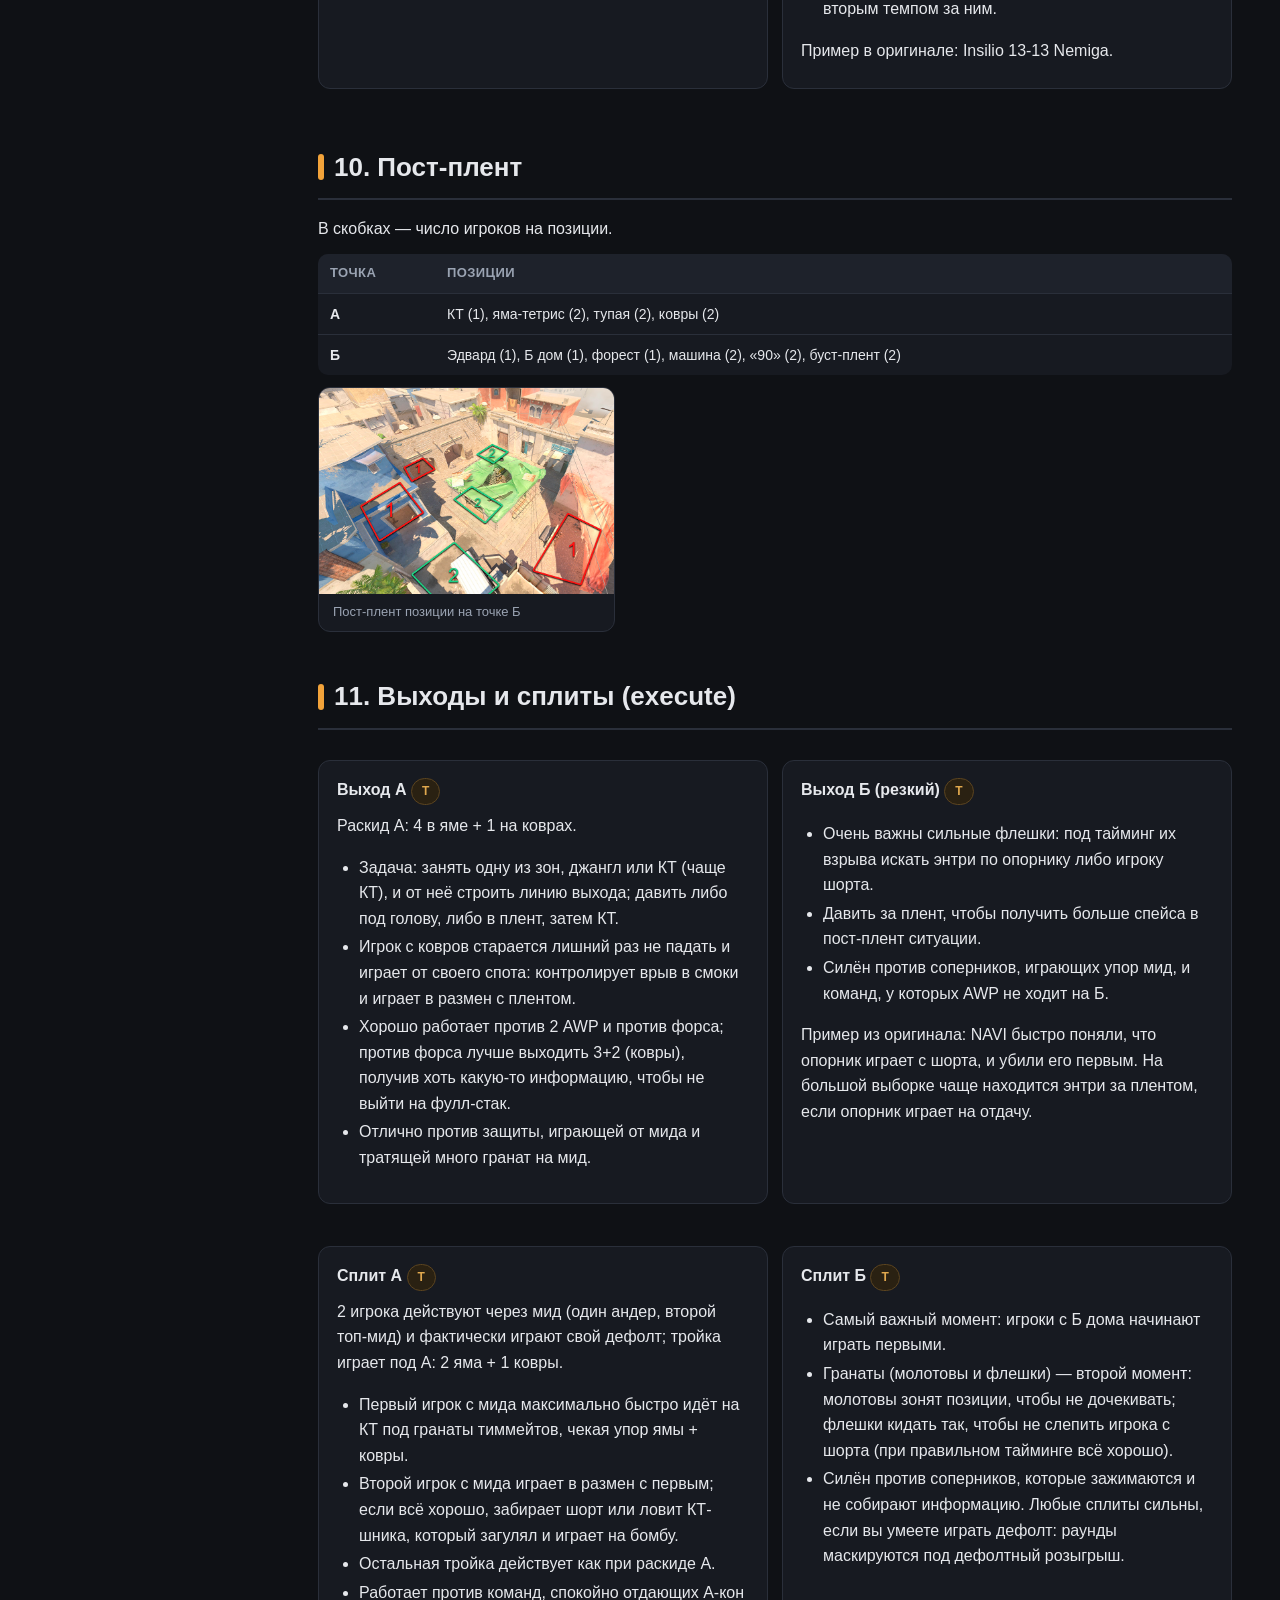
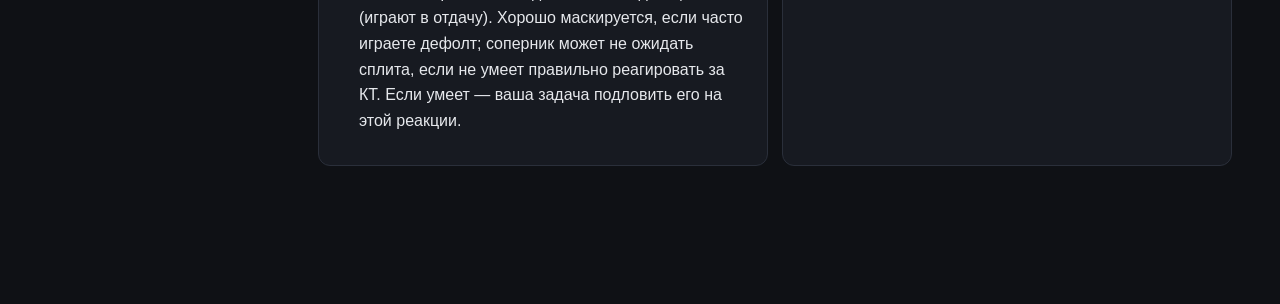
<file: Mirage.html>
<!doctype html>
<html lang="ru">
<head>
<meta charset="utf-8">
<meta name="robots" content="noindex, nofollow">
<meta name="viewport" content="width=device-width, initial-scale=1">
<title>Mirage — гайд CS2</title>
<link rel="stylesheet" href="assets/guide.css">
<script src="assets/guide.js" defer></script>
</head>
<body>
<div class="layout">
  <aside class="sidebar">
    <div class="brand">CS2 <span>гайды</span></div>
    <div class="sub">Mirage · insilio</div>
    <nav>
      <a href="#rules">Общие правила</a>
      <a href="#rules-map">Правила карты</a>
      <a href="#terms">Термины и основы дефолта</a>
      <a href="#positions">Позиции</a>
      <a href="#t-defaults">Дефолты атаки</a>
      <a href="#ct-defaults">Дефолты защиты</a>
      <a href="#roles">Роли</a>
      <a href="#combos">Парные комбинации</a>
      <a href="#retake">Ретейк</a>
      <a href="#postplant">Пост-плент</a>
      <a href="#execute">Выходы и сплиты</a>
    </nav>
    <div class="maps">
      <a href="Mirage.html">Mirage</a><a href="Dust 2.html">Dust 2</a><a href="Inferno.html">Inferno</a>
      <a href="Nuke.html">Nuke</a><a href="Ancient.html">Ancient</a><a href="Anubis.html">Anubis</a>
      <a href="Vertigo.html">Vertigo</a><a href="Общее.html">Общее</a><a href="index.html">Все гайды</a>
    </div>
  </aside>
  <main>
    <header class="hero">
      <h1>Mirage</h1>
      <p>Правила, дефолты, роли, комбинации, ретейк и пост-плент</p>
      <div class="chips"><span class="chip t">Атака (T)</span><span class="chip ct">Защита (CT)</span><span class="chip">14 разделов</span><span class="chip">insilio.org</span></div>
    </header>

    <section id="rules">
      <h2>1. Общие правила (атака и защита)</h2>
      <h3>Атака <span class="chip t">T</span></h3>
      <table><tr><th>№</th><th>Правило</th></tr>
<tr><td>1</td><td>Если у защиты нет AWP, играть контактнее; как вариант, кидать меньше смоков.</td></tr>
<tr><td>2</td><td>На позднем тайминге, после разменов, играть через «центр карты» в контакт, без шума.</td></tr>
<tr><td>3</td><td>Первым играет большинство (кор).</td></tr>
<tr><td>4</td><td>Люркеры должны контачить точки, если кор плохо разменялся.</td></tr>
<tr><td>5</td><td>Бомбу ставить под тиммейта или под зону, из которой пришли.</td></tr>
<tr><td>6</td><td>Когда КТ начал дефьюзить бомбу, считать секунды.</td></tr>
<tr><td>7</td><td>При заходе на точку следить за кучностью; останавливать тиммейта, если он далеко ушёл.</td></tr>
<tr><td>8</td><td>Считать смоки, которые тратит КТ.</td></tr></table>
      <h3>Защита <span class="chip ct">CT</span></h3>
      <table><tr><th>№</th><th>Правило</th></tr>
<tr><td>1</td><td>Последний смок всегда на бомбу.</td></tr>
<tr><td>2</td><td>Ситуации 2в1 играть вместе.</td></tr>
<tr><td>3</td><td>Первым играет большинство (на ретейк).</td></tr>
<tr><td>4</td><td>В меньшинстве нужно что-то делать: вместе пушить или стакать, то есть рисковать.</td></tr>
<tr><td>5</td><td>В большинстве играть от зон, без особого риска, больше на чек/на стрейфе.</td></tr>
<tr><td>6</td><td>Против +W-игроков тратить все антираш-гранаты и пикать в ответ на средних таймингах.</td></tr>
<tr><td>7</td><td>Если под одной точкой агрессия, под другой играть в отдачу.</td></tr></table>
    </section>

    <section id="rules-map">
      <h2>2. Правила карты Mirage</h2>
      <h3>Атака на Mirage <span class="chip t">T</span></h3>
      <figure class="minimap">
        <img src="assets/img/249cbc1f231fb55325db7c9a04f74eb5.png" alt="Схема зон для сплита или игры от дефолта на Mirage">
        <figcaption>Зоны для сплита или игры от дефолта по приоритету: коннектор, ладдер, окно</figcaption>
      </figure>
      <ol>
        <li><b>Зоны для сплита или игры от дефолта</b>, по приоритету: 1) коннектор, 2) ладдер, 3) окно.</li>
        <li>При заходе на А через коннектор AWP забирает КТ, остальные идут по лавочке в сторону фаера.</li>
        <li>При выходе на А давать смок на внешку кона и глубокий молотов в джангл, после чего занять эту зону.</li>
        <li><b>После установки бомбы</b> грамотно распоряжаться гранатами:
          <ul>
            <li><span class="chip he">HE</span> оставить на развей, когда КТ будут давать дым на бомбу.</li>
            <li><span class="chip smoke">Smoke</span> закрывать важные зоны: внешку кона, если вы на А; китчен/окно/мэйн, если вы на Б.</li>
            <li><span class="chip flash">Flash</span> задержать ретейк, откинув в какую-либо зону, либо оставить на пик тиммейту.</li>
          </ul></li>
        <li>При дефолте через мид не забывать про подвал: при 1-4 один игрок проверяет подвал по старту; при 1-3-1 либо проверяет, либо с мида кидается молотов в подвал и потом дочекивается.</li>
        <li>Плохо разменялись на миду за Т: начинают играть люркеры на крайних точках.</li>
      </ol>
      <h3>Защита на Mirage <span class="chip ct">CT</span></h3>
      <ol>
        <li>Если отдаёте мид, нужно взамен отнять зону: яму / ковры / Б дом.</li>
        <li>Если противник отжал мид, то при стяжке через КТ зону окна проходить на шифте: (1) могут услышать из-под окна; (2) в окне может быть противник, который убьёт в движении.</li>
        <li>Опорнику А играть за фаербоксом только если тиммейты держат мид.</li>
        <li>Когда дерёмся за мид за КТ и лежит топ-мид смок от атаки, тратить молотов «за белый» (за ящик), чтобы получить важную информацию.</li>
        <li>Не стоять за смоком в окне после ревила; ротироваться по карте.</li>
        <li>По старту на А начинать с молотова в яму, второй игрок даёт флешки на мид. Если на А старт соло, сначала молотов, потом флешка.</li>
        <li>Если игрок упал в подвал за КТ, нужен игрок в коне, который слушает дорогу и сообщает, если могут запушить.</li>
        <li>Не прожимать Б дом, если тишина на миду и на А.</li>
        <li>Если AWP прыгает на зиг, зиг-игрок стартует с окна (взаимозаменяемость).</li>
        <li>При распике ямы с головы отдавать смок или молотов в ковры (в идеале).</li>
        <li>Не играть против плохого бая в соло на машине после того, как закончились гранаты.</li>
        <li>Не играть против плохого бая в соло на коврах А в упоре за КТ.</li>
      </ol>
    </section>

    <section id="terms">
      <h2>3. Термины и основы дефолта</h2>
      <div class="callout"><b>Дефолт</b> — расположение игроков по карте во время обычного раунда. Часто играется, чтобы понять, как играет противник на карте или её участках.</div>
      <h3>Термины</h3>
      <table><tr><th>Термин</th><th>Значение</th></tr>
<tr><td>Кор (ядро)</td><td>Основная сила команды: 3+ игрока, играющие вместе.</td></tr>
<tr><td>Зоны карты</td><td>Места, контроль которых в данном раунде и моменте даёт преимущество.</td></tr>
<tr><td>3-1-1 (цифры)</td><td>Число игроков под точкой А, на миду, на точке Б (порядок зависит от карты). На Mirage: Б-Мид-А.</td></tr>
<tr><td>Контакт</td><td>Движение до первого столкновения с противником, при котором издаётся минимум шума и не используются гранаты.</td></tr>
<tr><td>Люрк</td><td>Игрок, отвечающий за свою зону. Если команда выходит через его зону, он обычно выходит первым; если команда играет через другую зону, он закрывает спину тиммейтам или играет в спину противникам через свою зону.</td></tr>
<tr><td>Микро</td><td>Контроль своего персонажа: движение, аим, правильное использование гранат.</td></tr>
<tr><td>Макро</td><td>Понимание ситуации и принятие решений: пассивно или агрессивно, быстро или медленно и т. п.</td></tr></table>
      <h3>Зачем нужен дефолт</h3>
      <p>Большинство хороших команд играют первые бай-раунды от дефолта, особенно если не знают соперника. Это проверенная тактика, позволяющая не нарваться на заготовки противника. Качественные команды за счёт дефолта переигрывают многих соперников, не показывая скрытый пул заготовок.</p>
      <h3>Три элемента дефолта</h3>
      <ol>
        <li><b>Старт.</b> Собираем информацию и отжимаем зоны карты, получаем контроль над ними.</li>
        <li><b>Середина.</b> Принимаем решение (мид-колл), куда идём дальше. Зону к этому моменту уже должны отжать либо вести за неё войну.</li>
        <li><b>Конец.</b> Постановка бомбы и пост-плент.</li>
      </ol>
      <h3>Типы дефолтов</h3>
      <div class="grid">
        <div class="card"><h4>Обычный</h4><p>Играем спокойно, от информации, не торопимся, отжимаем всё под гранаты и работаем вместе. При необходимости реагируем по информации, отменяем план и выходим туда, где соперник даёт минимальное сопротивление. Пример: КТ показывают агрессию на миду (для этого нужно минимум 2-3 КТ); мы просто быстро реагируем в точку, если есть возможность.</p></div>
        <div class="card"><h4>Агрессивный</h4><p>Задача отжать конкретную зону. Даже если узнали, что КТ дерётся за мид, принимаем файт и деремся за нужную зону. Главное — навестись на голову быстрее оппонента. При этом грамотно используем гранаты и двигаемся, а не бежим +W; у нас есть мысль на раунд, которую мы реализуем.</p></div>
      </div>
    </section>

    <section id="positions">
      <h2>4. Позиции на Mirage</h2>
      <figure class="minimap">
        <img src="assets/img/03f67cb62eacd562da53a4c29e4f70bf.png" alt="Миникарта: названия позиций Mirage">
        <figcaption>Названия позиций на миникарте (гайд «Позиции Mirage»)</figcaption>
      </figure>
      <figure class="minimap">
        <img src="assets/img/4c1db43b3e662c3724b16d3f774a5dce.png" alt="Схема позиций на Mirage из лекции 1">
        <figcaption>Позиции на Mirage (лекция 1)</figcaption>
      </figure>
      <p>Названия позиций, встречающиеся в материалах: мид, топ-мид, андер, окно, коннектор (кон), ладдер, джангл, КТ, яма / тетрис, тупая, ковры, внешка кона, фаербокс (фаер), зиг, подвал, Б дом, апсы, китчен (кухня), шорт, мэйн, форест, Эдвард, машина, «90», буст-плент, кримз, лавочка, боксы/коробки, Т-респ.</p>
    </section>

    <section id="t-defaults">
      <h2>5. Дефолты атаки <span class="chip t">T</span></h2>
      <div class="callout tip"><b>Общая схема «Большинство / Меньшинство»</b> для дефолтов 1-3-1, 2-2-1, 1-4. Большинство: любой сплит 3+1, 4+1, либо большинство на миду, либо большинство в точку и один люркует мид.</div>
      <div class="grid">
        <div class="card"><h4>1-3-1</h4>
          <p>Дефолт через мид, с игроком под А и под Б.</p>
          <ul>
            <li>Занимается мид; выйти за коробки-кран («капля», «холодос»).</li>
            <li>Обновляется дым в окно (лучше перед этим дать молотов).</li>
            <li>Смок топ-кон + флешка.</li>
            <li>Крайние игроки могут играть активно или пассивно; один из них должен дропать смок кору.</li>
            <li>Если КТ активно играют мид, крайним можно рисковать; если мид свободный, играть пассивно.</li>
          </ul>
          <p><b>Меньшинство:</b> если погибли игроки на миду, рисковать крайним и искать контакт. Если умерли крайние, кору на миду реагировать в один из плентов по информации.</p></div>
        <div class="card"><h4>2-2-1</h4>
          <p>Медленный дефолт через мид-ретейк.</p>
          <ul>
            <li>Смок на мид для фона (опционально).</li>
            <li>А-люрк стоит на смоке в окно (готовится бросать), 2 игрока топ-мид, 2 игрока Б дом.</li>
            <li>После первых гранат от КТ даётся смок в окно, и А-люрк идёт заниматься своими делами.</li>
            <li>Топ-мид игроки подходят ближе и ждут, пока раскроется смок.</li>
            <li>Один из Б-апсов пикает андер; когда смок в окне раскрывается, идёт на шифте через андер помогать занимать мид.</li>
          </ul>
          <p><b>Меньшинство:</b> то же, что в 1-3-1.</p></div>
        <div class="card"><h4>1-4</h4>
          <p>Агрессивный дефолт через мид.</p>
          <ul>
            <li>Задача: быстро отжать мид, кон и ладдер (по договорённости).</li>
            <li>Крайнему играть под Б: чекнуть андер на прожим и контролировать точку на прожим.</li>
          </ul>
          <p><b>Меньшинство:</b> собраться в один кулак и выйти в точку. Хорошая опция: сделать буст в окно и начать фонить одну из точек, будучи готовым развернуться и уйти в другую по инфе от забустенного в окне игрока.</p></div>
        <div class="card"><h4>2-3 (топ-мид + андер)</h4>
          <ul>
            <li>Даётся смок топ-мид; один игрок играет через топ-мид, второй через андер.</li>
            <li>Кор играет в А или Б.</li>
            <li>Основная задача: предугадать активные действия КТ на миду.</li>
            <li>Если соперник отдаёт мид и играет в «Линейку», играем медленнее: щупаем, крутим.</li>
          </ul>
          <p><b>Большинство:</b> то же.</p>
          <p><b>Меньшинство:</b> если погибли игроки на миду, реагируем в точку и пытаемся отжать максимум пространства под плентом. Если погибают игроки в точках, игроки с мида стараются сочиться и занимать окно, джангл, ладдер. Основная задача: унести бомбу с КОРА, если есть возможность.</p></div>
      </div>
    </section>

    <section id="ct-defaults">
      <h2>6. Дефолты защиты <span class="chip ct">CT</span></h2>
      <div class="grid">
        <div class="card"><h4>1-3-1</h4>
          <p>Опорники играют под своими точками, три игрока работают на миду (шорт, окно, коннектор).</p>
          <ul>
            <li>Всегда должна лететь флешка от А-опорника; помогающий А тратит свой смок в коннектор.</li>
            <li>AWP свободен: может стартовать не только в окне, но и в КТ-коне-ладдере, либо делать выпад на миду.</li>
          </ul>
          <p><b>Цель:</b> играть от мида (контроль или ретейк).<br><b>План Б:</b> отжать пространство под А или Б (в паре).</p></div>
        <div class="card"><h4>3-1-1 / 1-1-3</h4>
          <p>Старт 3 на Б либо 3 на А. В точке, где есть большинство, делается одна из проверенных комбинаций. Представлены три варианта: 3-1-1, 1-1-3 (вар. 1), 1-1-3 (вар. 2).</p>
          <p style="color:var(--muted);font-size:13px">Раскладки только в видео оригинала.</p>
          <p><b>Цель:</b> отжать пространство под точкой, сыграть на неожиданность.<br><b>План Б:</b> ротация и стак одной из точек; если не угадали, то сейв.</p></div>
        <div class="card"><h4>2-3 («Линейка»)</h4>
          <ul>
            <li>2 игрока Б играют от Б дома (без шорта) либо от шорта; тогда Б на ретейк, джангл не бьётся.</li>
            <li>Помогающий А играет под коннектором либо на кримзе; 2 игрока А делают одну из комбинаций.</li>
          </ul>
          <p><b>Цель:</b> отдать мид, принять выход в точку.<br><b>План Б:</b> прожим одной из точек.</p></div>
      </div>
    </section>

    <section id="roles">
      <h2>7. Роли на Mirage</h2>
      <p>Примеры игроков из материала указаны в скобках.</p>
      <table><tr><th>Роль</th><th>Описание</th></tr>
<tr><td><b>Опорник А</b> (flameZ, Brollan, jabbi)</td><td>Глава А-корпуса: принимать или отдавать решает он.</td></tr>
<tr><td><b>Опорник Б</b> (jimpphat, NAF, karrigan)</td><td>«Качает колёса», но делать это нужно максимально грамотно. Сильный Б-опорник — залог лёгкой победы, как минимум за защиту.</td></tr>
<tr><td><b>AWP</b> (ZywOo, sh1ro, m0NESY)</td><td>Окно — не всегда. Сильный снайпер на Mirage имеет 2-3 вариации на каждой точке и чувствует, где стартовать. Агрессивные проходы показаны для А, кона, мида и Б.</td></tr>
<tr><td><b>Кон-игрок</b> (donk, ropz, Twistzz)</td><td>Самая файт-роль; нужна хорошая коммуникация, особенно с игроком шорта.</td></tr>
<tr><td><b>Шорт-игрок</b> (frozen, xertioN, Spinx)</td><td>Саппорт-роль, много активностей; не забывать про главного друга — Б-опорника. Грамотно оценивать риски.</td></tr></table>
    </section>
    <section id="combos">
      <h2>8. Парные комбинации за Т и КТ</h2>
      <h3>За Т <span class="chip t">T</span></h3>
      <ol>
        <li><b>Дабл-пик ковры.</b> Нужен игрок в яме, который прочекает упор либо даст размен. Идея дуо ковров: быстрый размен и занятие плента, далее КТ.</li>
        <li><b>Супер-флеш для пика с ковров.</b> Хороший шанс дать энтри под А.</li>
        <li><b>Базовые флешки под Б для резкого дропа</b> (выход Б под флешки).</li>
        <li><b>3 HE под коннектор.</b> Пак гранат против агрессивных КТ. Один из первых способов контроля Донка на Mirage после его успешного турнира; работает безотказно.</li>
        <li><b>Буст под смок.</b> Хороший шанс дать энтри.</li>
        <li><b>Буст андер.</b> Контроль перетяжки КТ через джангл; его часто не ждут, особенно если идёт фон под А.</li>
        <li><b>Сетап для занятия ладдера после дефолта.</b> Глубокий молотов + флешка на врыв тиммейту. То же делается в коннекторе, но намного чаще.</li>
      </ol>
      <h3>За КТ <span class="chip ct">CT</span></h3>
      <ol start="9">
        <li><b>Буст фаер.</b> Имба при стаке А на эко с засейвленным ганом. Один игрок играет упор (ковры-яма), чтобы прожать/подобрать ган.</li>
        <li><b>Флеш под яму.</b> Сетап-флешка, чтобы прочекать зону, занять или прожать дальше.</li>
        <li><b>Парная игра в апсах.</b> Прожим Б дома под HE, в идеале без гранат, под AWP. Самый безопасный прожим Б дома: в худшем случае играется размен.</li>
        <li><b>Буст по тени.</b> Свежая информация по Б дому, высокий шанс энтри-килла. Можно попросить двух игроков упасть в андер, тогда прожим Б дома с двух сторон. Работает максимум 1 раз за игру, нужна экономика.</li>
        <li><b>Резкий выпад мид.</b> Под флешку врывается кон-игрок, два игрока пикаются с шорта (дают флешку и молотов в андер). Хорошо для мид-гейма: ретейк мида и информация по нему. Нужен контроль коннектора.</li>
        <li><b>Ревил кона под HE.</b> Крутая альтернатива ревилу окна, которого ждут все.</li>
      </ol>
    </section>

    <section id="retake">
      <h2>9. Ретейк</h2>
      <div class="grid">
        <div class="card"><h4>Точка А</h4>
          <ul>
            <li>Выбивать какую-то из зон, лучше всего через КТ.</li>
            <li>В идеале иметь «противного» на миду либо в спине.</li>
          </ul>
          <p>Пример в оригинале: Insilio 11-11 Nemiga.</p></div>
        <div class="card"><h4>Точка Б</h4>
          <p>Откуда быстрее, любая из зон.</p>
          <ul>
            <li>Основная масса через китчен: играть парно, один распикивает, другой ждёт пик с мэйна.</li>
            <li>Через шорт: один игрок берёт файт с форестом или плентом.</li>
            <li>Через Б дом: один играет первым, остальные вторым темпом за ним.</li>
          </ul>
          <p>Пример в оригинале: Insilio 13-13 Nemiga.</p></div>
      </div>
    </section>

    <section id="postplant">
      <h2>10. Пост-плент</h2>
      <p>В скобках — число игроков на позиции.</p>
      <table><tr><th>Точка</th><th>Позиции</th></tr>
<tr><td><b>А</b></td><td>КТ (1), яма-тетрис (2), тупая (2), ковры (2)</td></tr>
<tr><td><b>Б</b></td><td>Эдвард (1), Б дом (1), форест (1), машина (2), «90» (2), буст-плент (2)</td></tr></table>
      <div class="gallery">
        <figure><img src="assets/img/13918b8ef838f9002537f0d9a46ce9e8.jpg" alt="Схема пост-плент позиций на точке Б" loading="lazy"><figcaption>Пост-плент позиции на точке Б</figcaption></figure>
      </div>
    </section>

    <section id="execute">
      <h2>11. Выходы и сплиты (execute)</h2>
      <div class="grid">
        <div class="card"><h4>Выход А <span class="chip t">T</span></h4>
          <p>Раскид А: 4 в яме + 1 на коврах.</p>
          <ul>
            <li>Задача: занять одну из зон, джангл или КТ (чаще КТ), и от неё строить линию выхода; давить либо под голову, либо в плент, затем КТ.</li>
            <li>Игрок с ковров старается лишний раз не падать и играет от своего спота: контролирует врыв в смоки и играет в размен с плентом.</li>
            <li>Хорошо работает против 2 AWP и против форса; против форса лучше выходить 3+2 (ковры), получив хоть какую-то информацию, чтобы не выйти на фулл-стак.</li>
            <li>Отлично против защиты, играющей от мида и тратящей много гранат на мид.</li>
          </ul></div>
        <div class="card"><h4>Выход Б (резкий) <span class="chip t">T</span></h4>
          <ul>
            <li>Очень важны сильные флешки: под тайминг их взрыва искать энтри по опорнику либо игроку шорта.</li>
            <li>Давить за плент, чтобы получить больше спейса в пост-плент ситуации.</li>
            <li>Силён против соперников, играющих упор мид, и команд, у которых AWP не ходит на Б.</li>
          </ul>
          <p>Пример из оригинала: NAVI быстро поняли, что опорник играет с шорта, и убили его первым. На большой выборке чаще находится энтри за плентом, если опорник играет на отдачу.</p></div>
        <div class="card"><h4>Сплит А <span class="chip t">T</span></h4>
          <p>2 игрока действуют через мид (один андер, второй топ-мид) и фактически играют свой дефолт; тройка играет под А: 2 яма + 1 ковры.</p>
          <ul>
            <li>Первый игрок с мида максимально быстро идёт на КТ под гранаты тиммейтов, чекая упор ямы + ковры.</li>
            <li>Второй игрок с мида играет в размен с первым; если всё хорошо, забирает шорт или ловит КТ-шника, который загулял и играет на бомбу.</li>
            <li>Остальная тройка действует как при раскиде А.</li>
            <li>Работает против команд, спокойно отдающих А-кон (играют в отдачу). Хорошо маскируется, если часто играете дефолт; соперник может не ожидать сплита, если не умеет правильно реагировать за КТ. Если умеет — ваша задача подловить его на этой реакции.</li>
          </ul></div>
        <div class="card"><h4>Сплит Б <span class="chip t">T</span></h4>
          <ul>
            <li>Самый важный момент: игроки с Б дома начинают играть первыми.</li>
            <li>Гранаты (молотовы и флешки) — второй момент: молотовы зонят позиции, чтобы не дочекивать; флешки кидать так, чтобы не слепить игрока с шорта (при правильном тайминге всё хорошо).</li>
            <li>Силён против соперников, которые зажимаются и не собирают информацию. Любые сплиты сильны, если вы умеете играть дефолт: раунды маскируются под дефолтный розыгрыш.</li>
          </ul></div>
      </div>
    </section>
  </main>
</div>
</body>
</html>
</file>
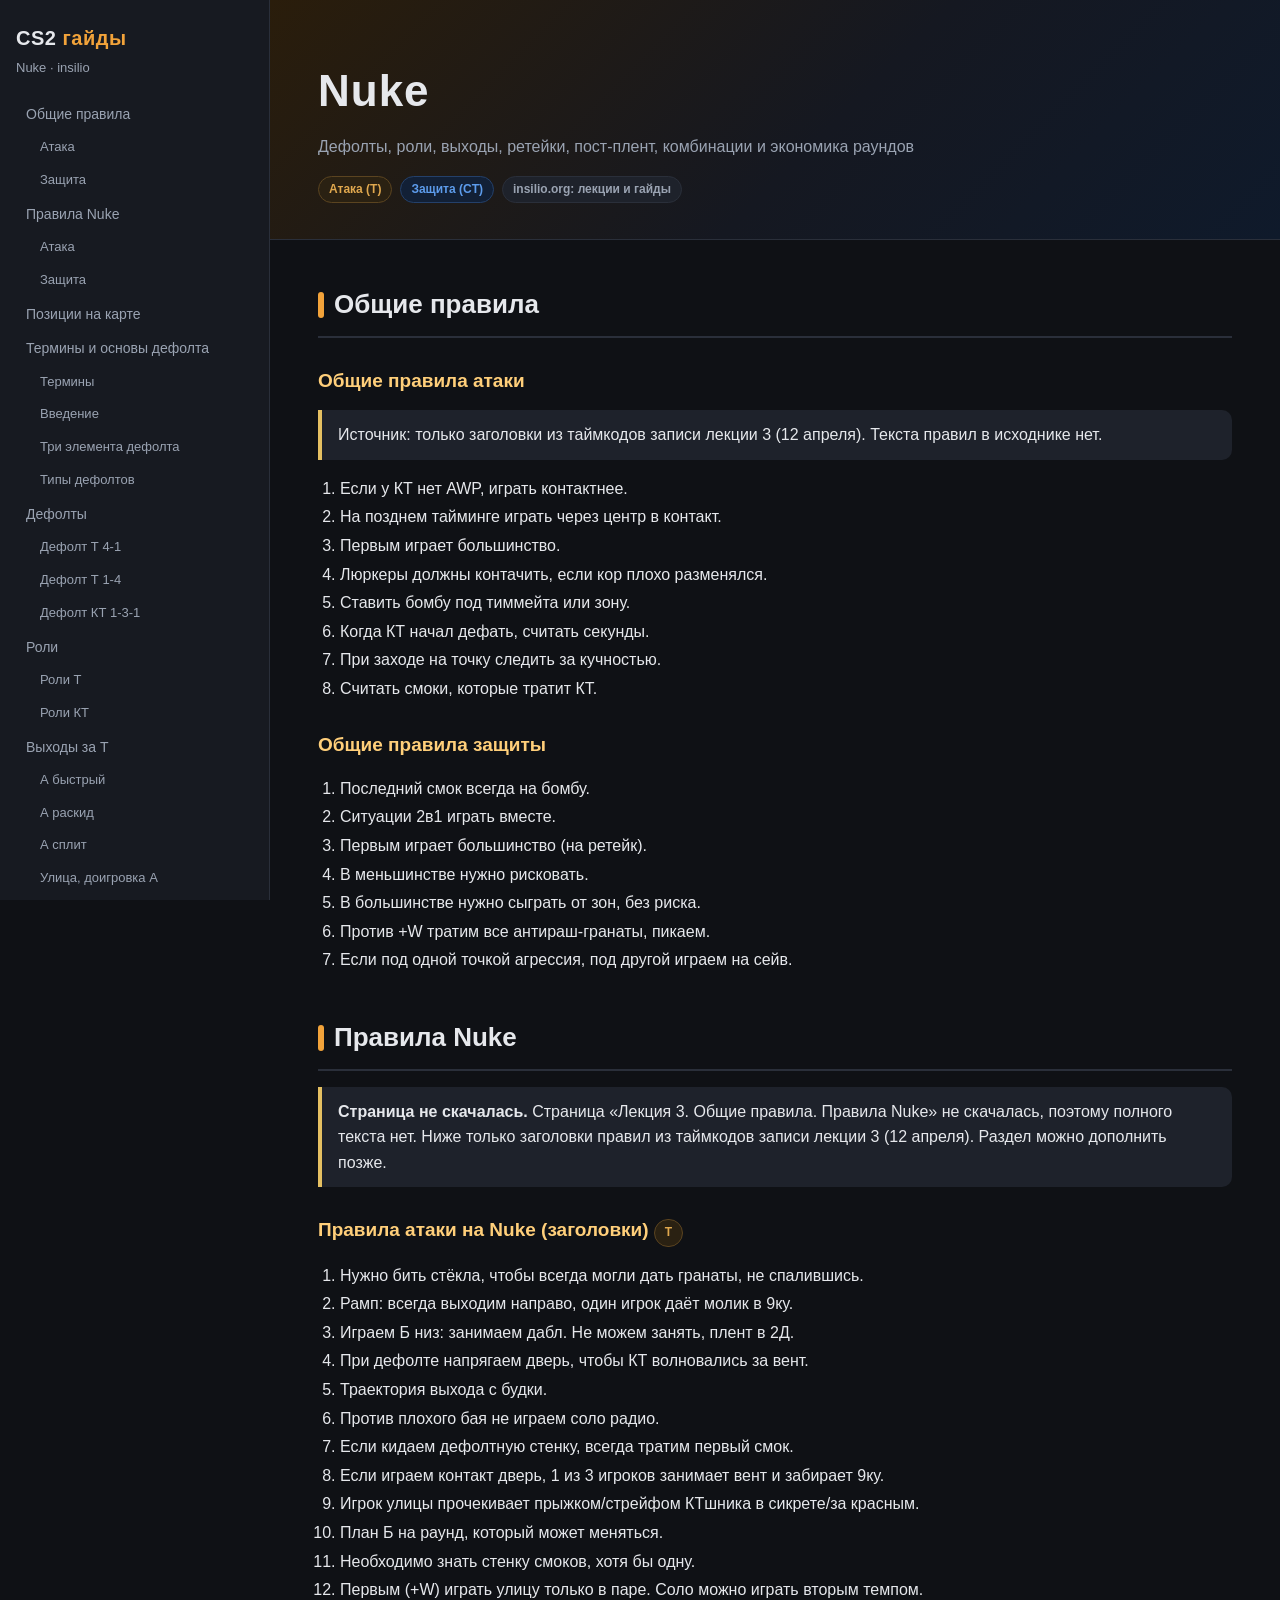
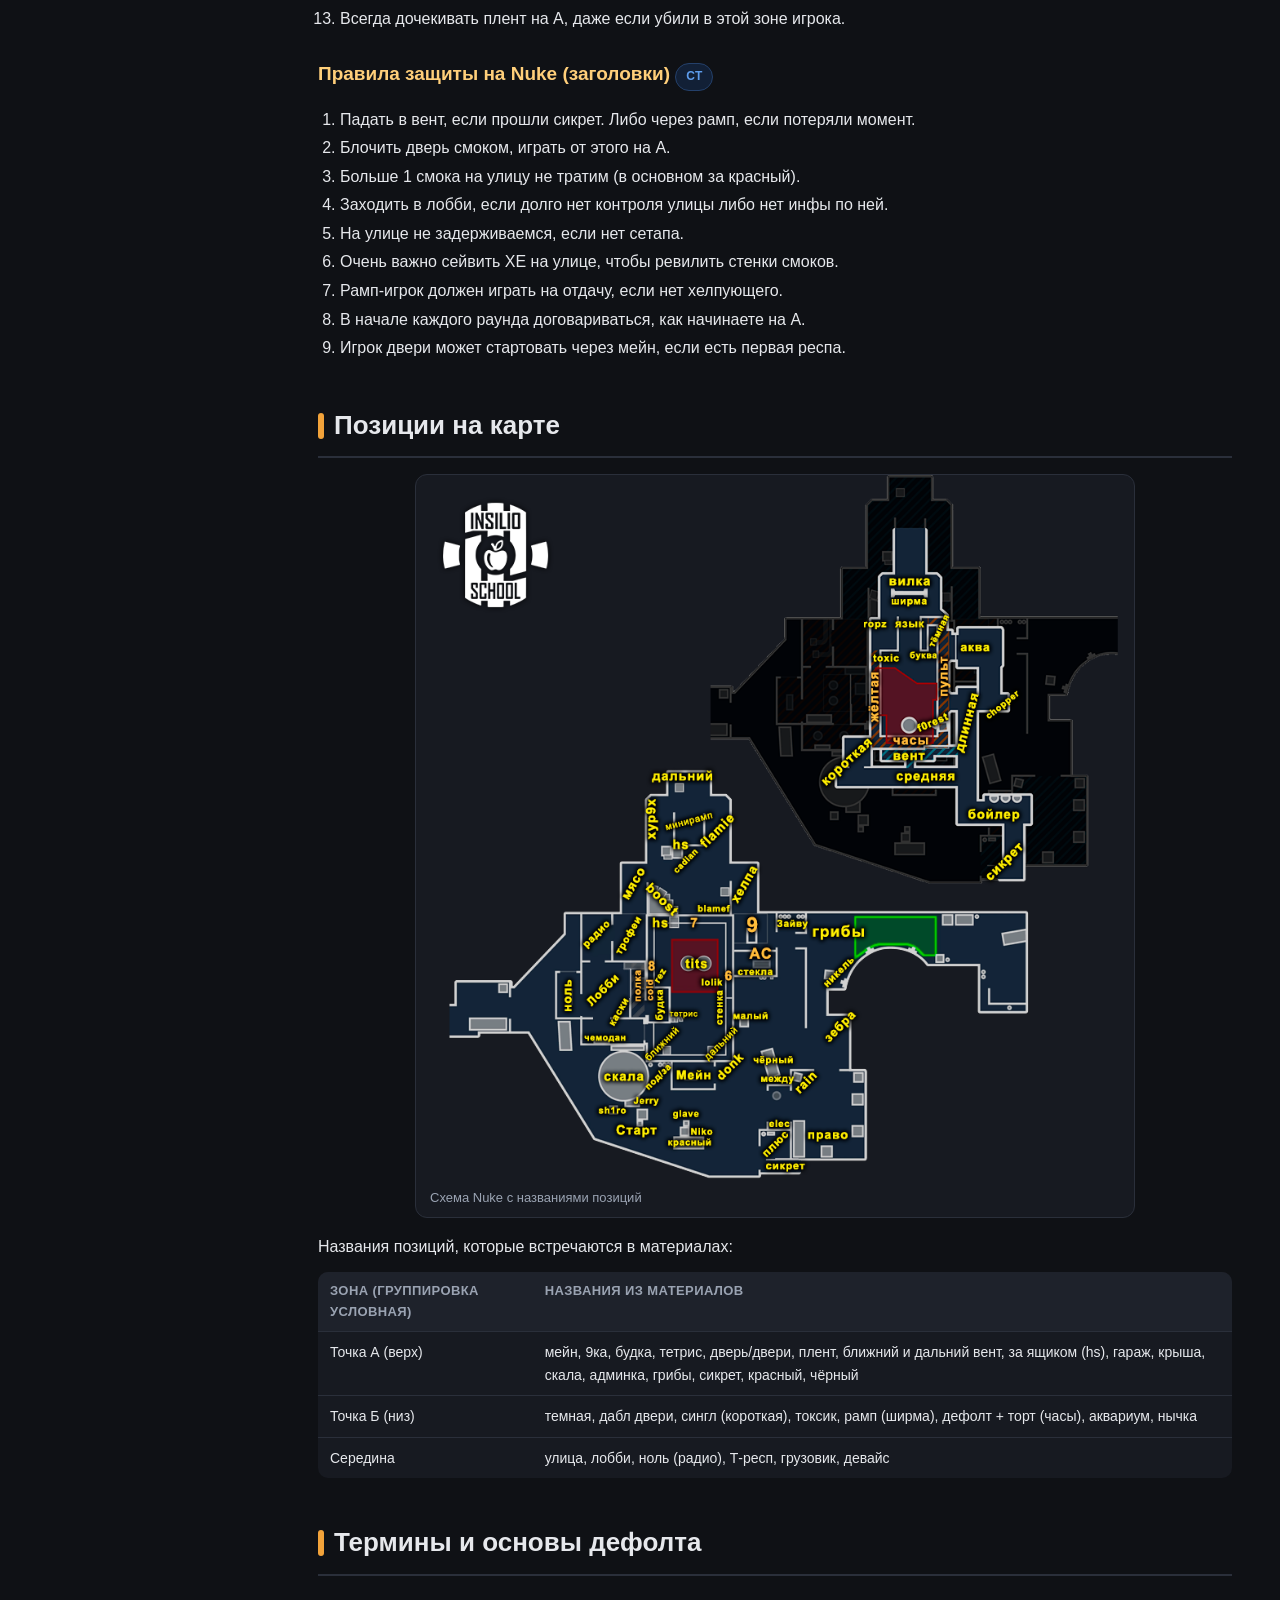
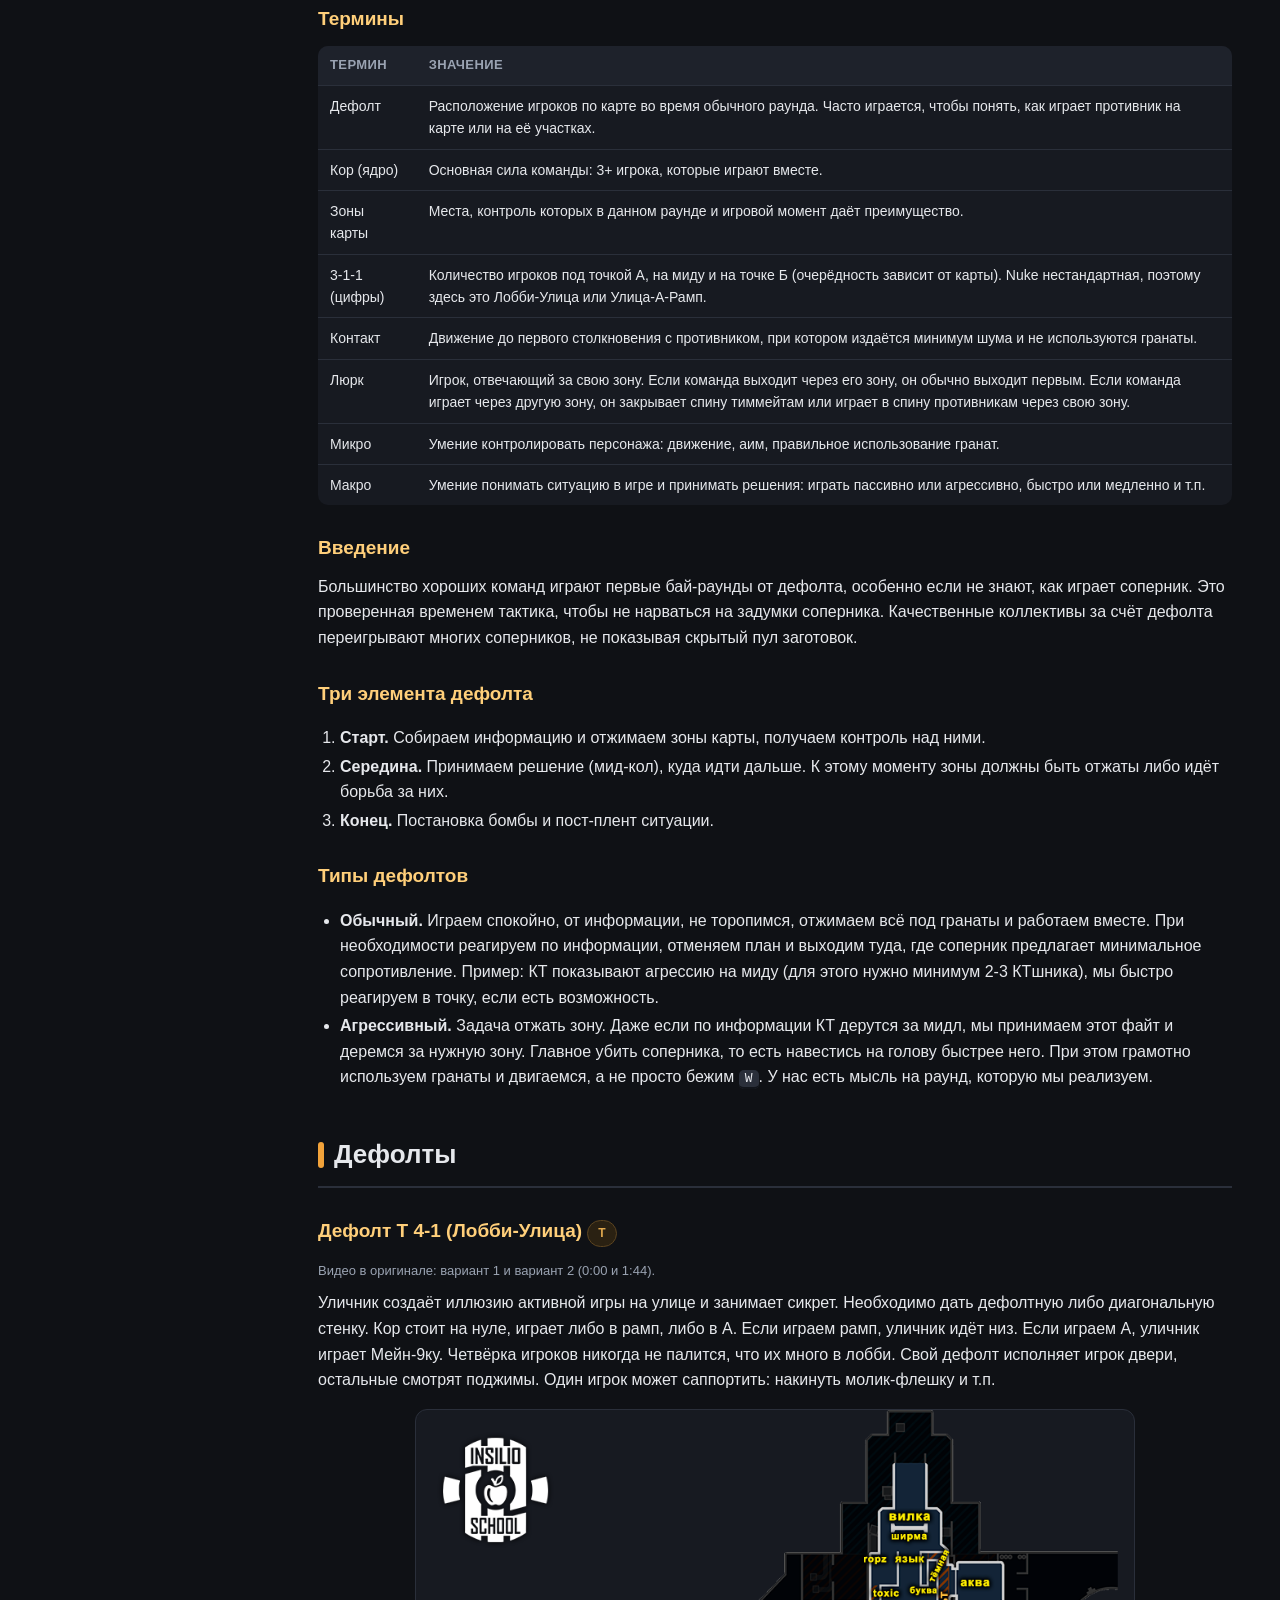
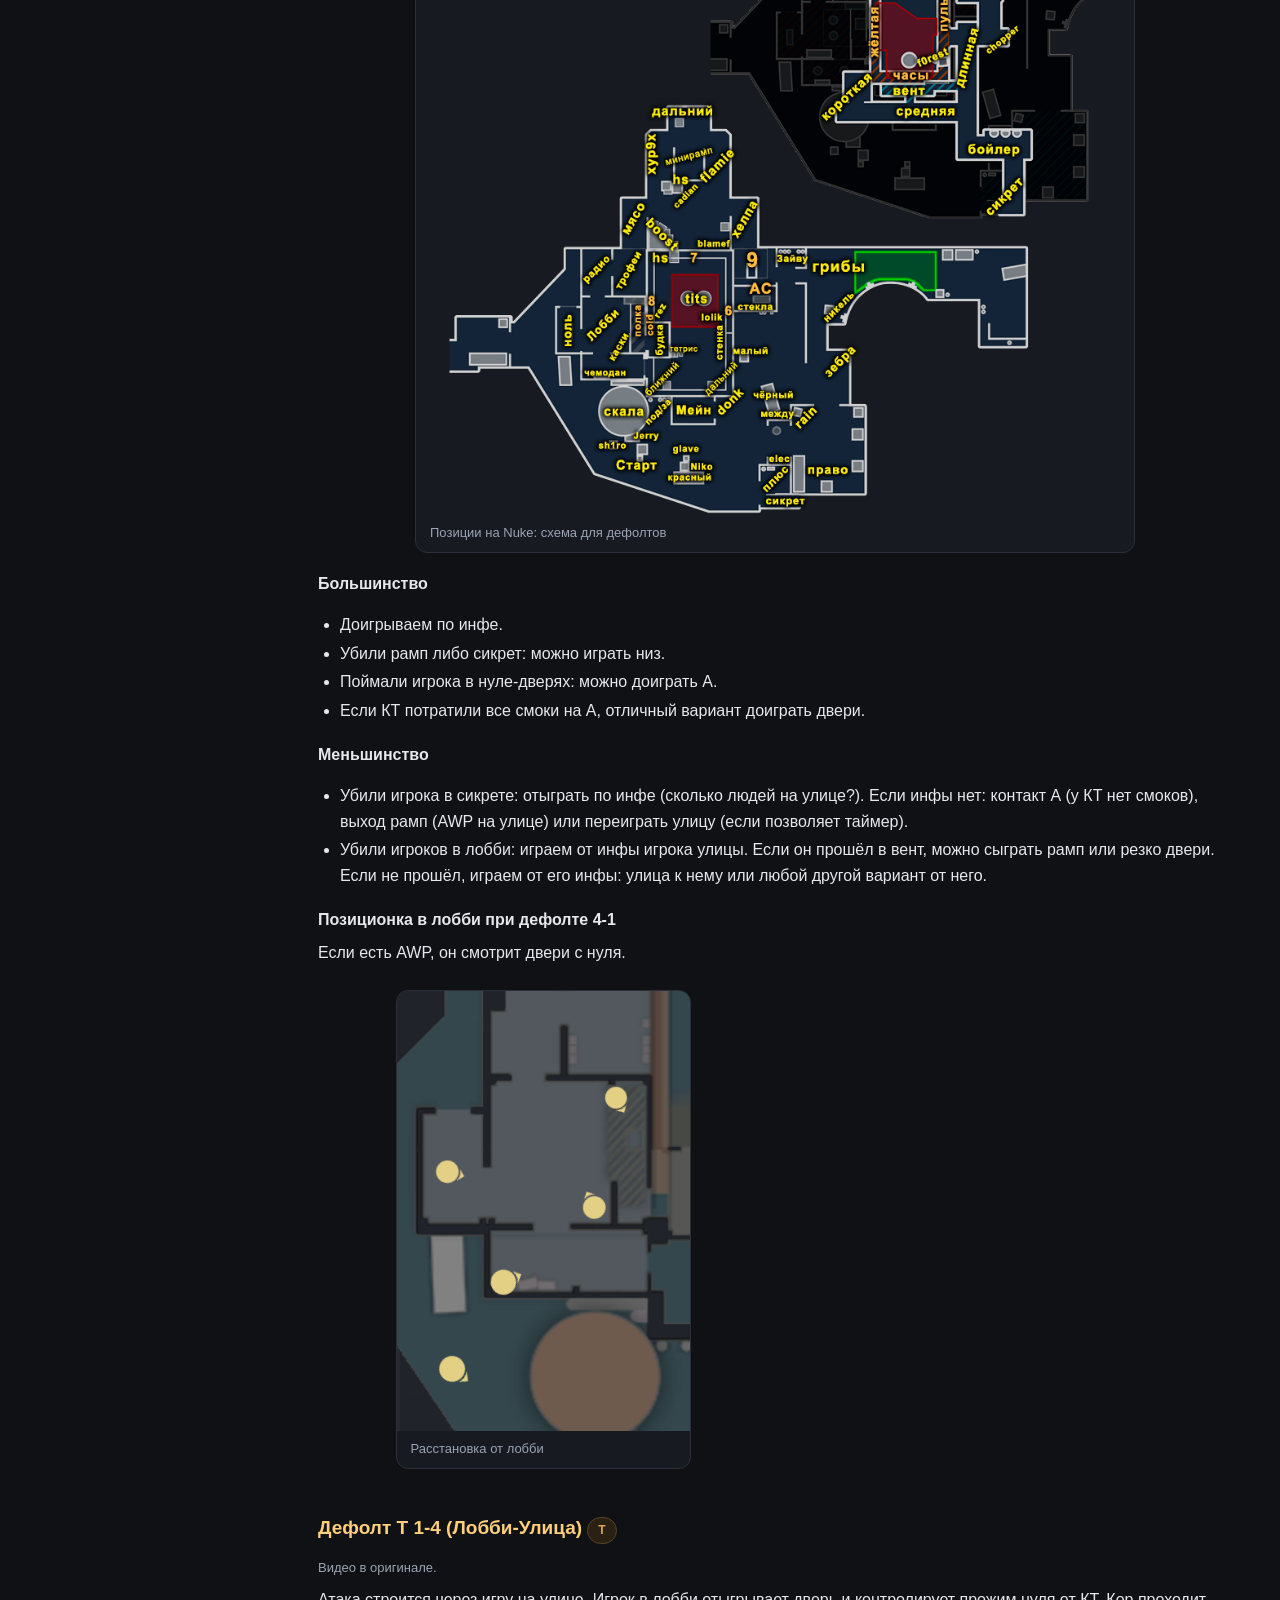
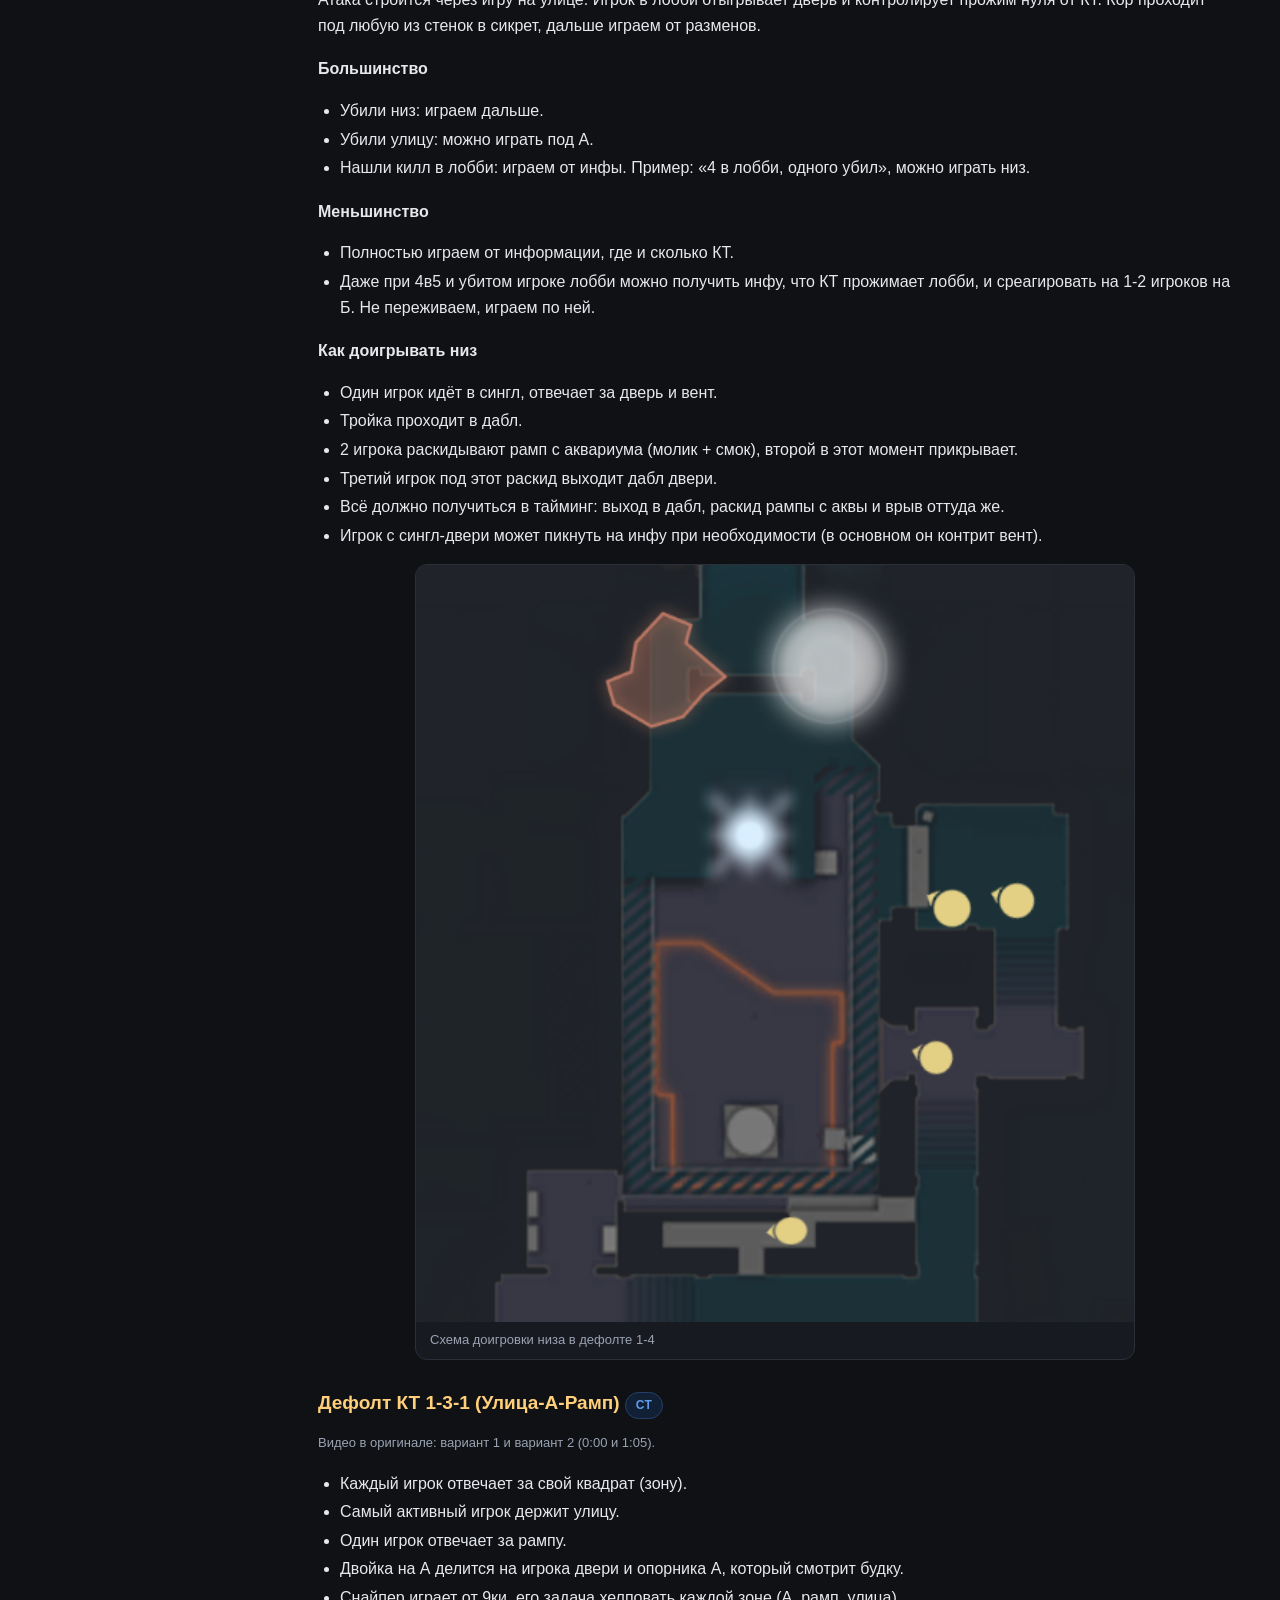
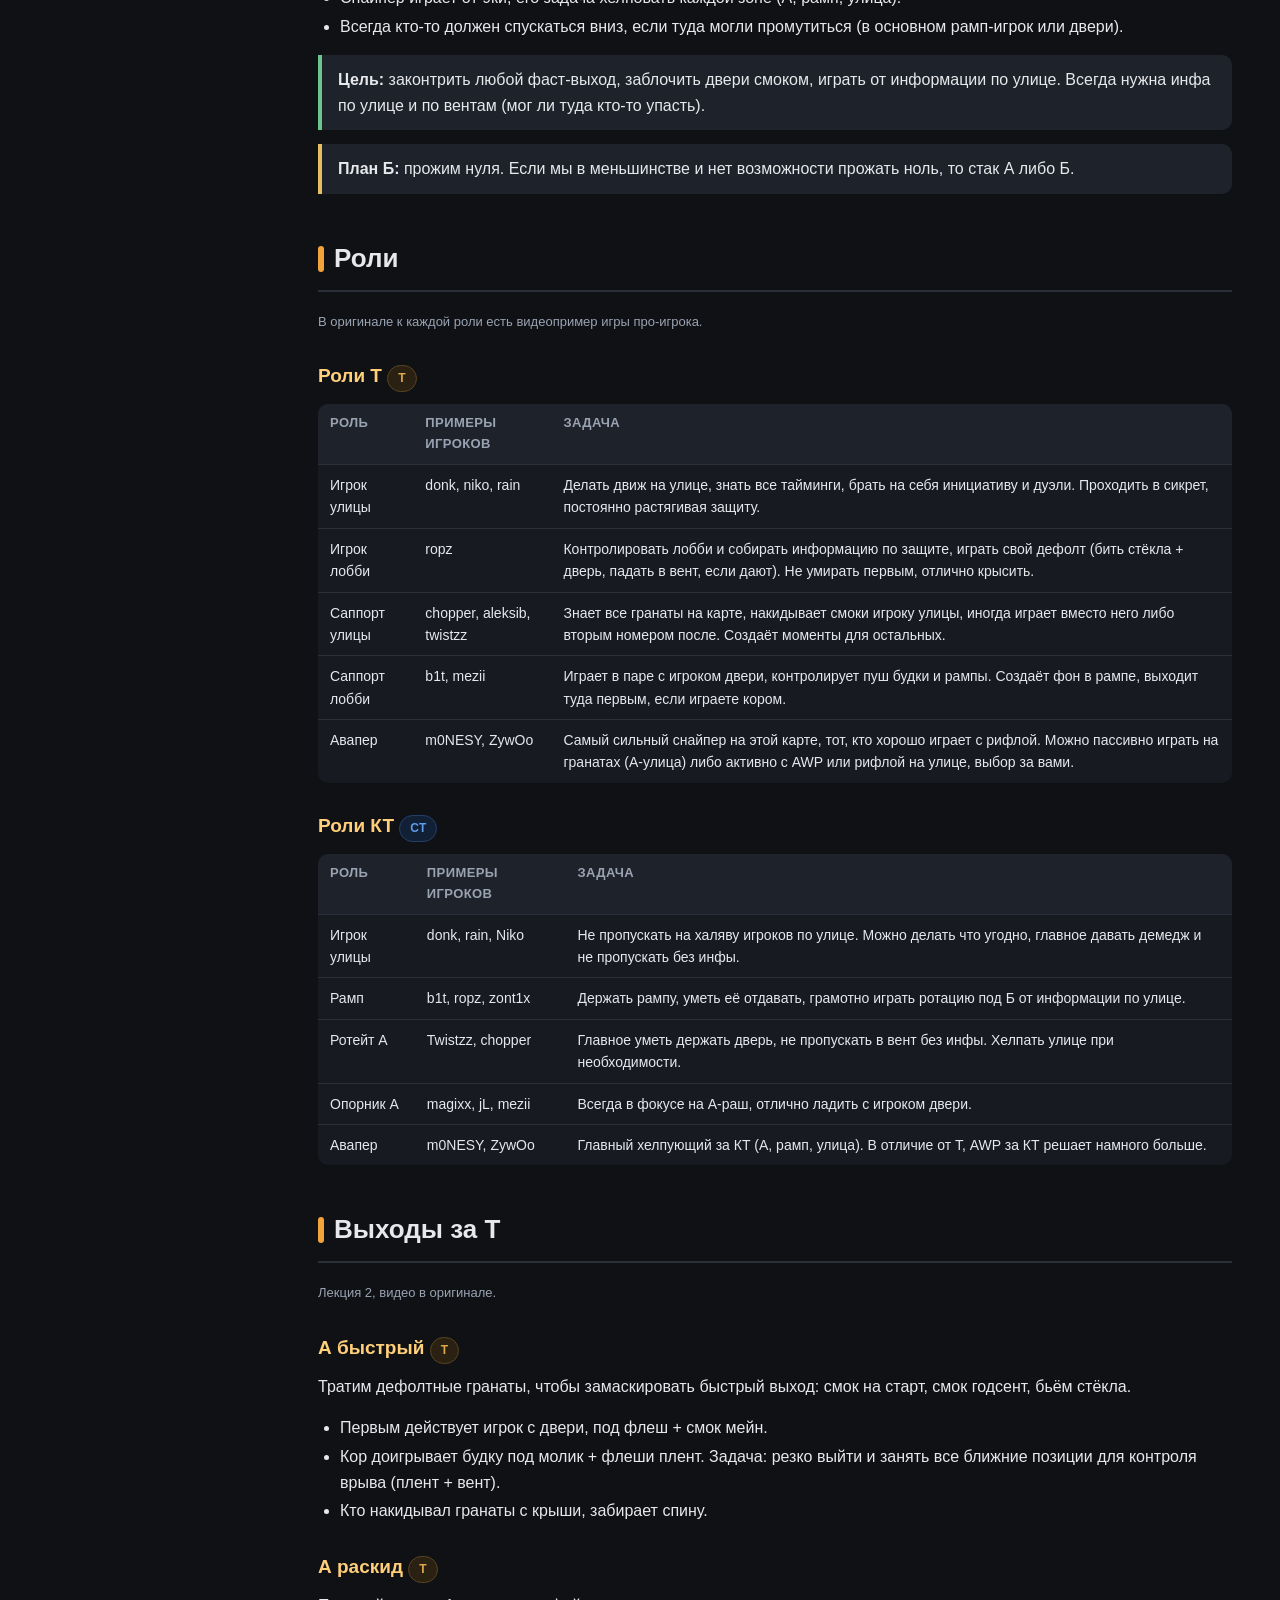
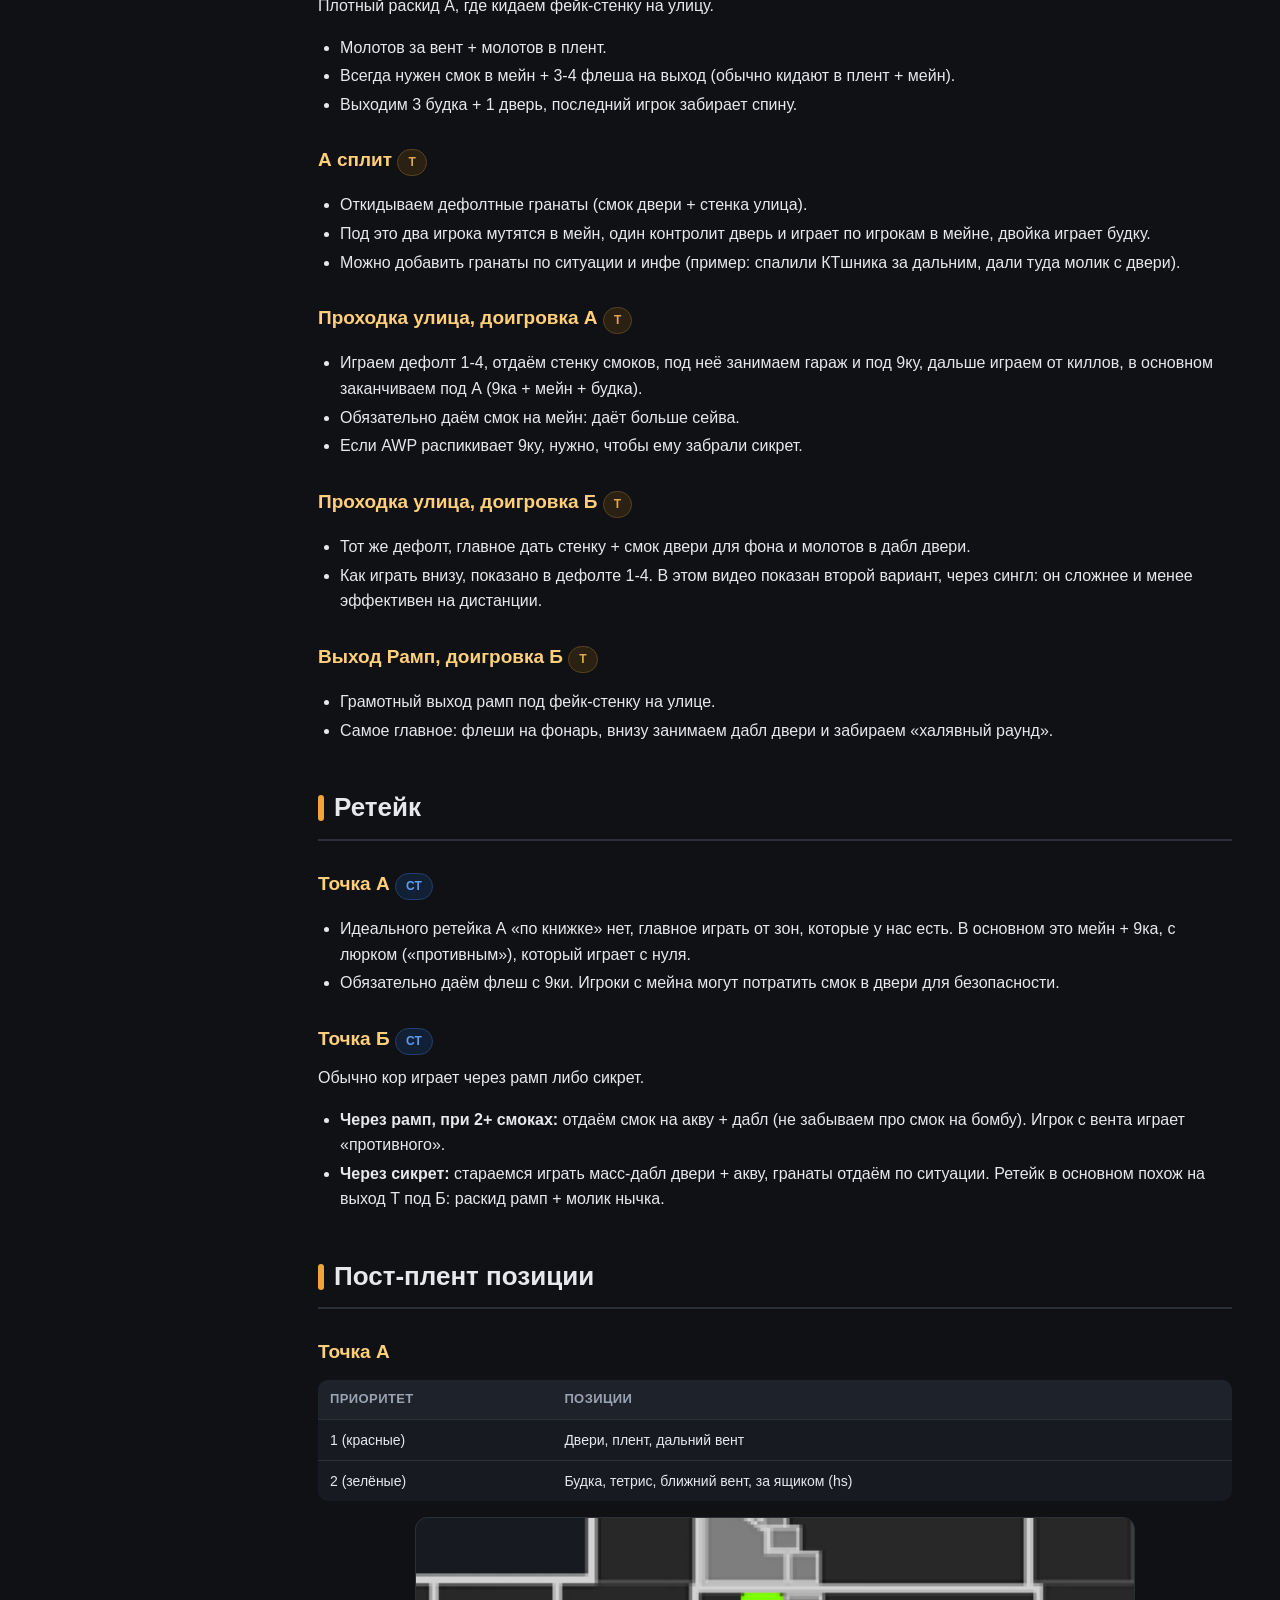
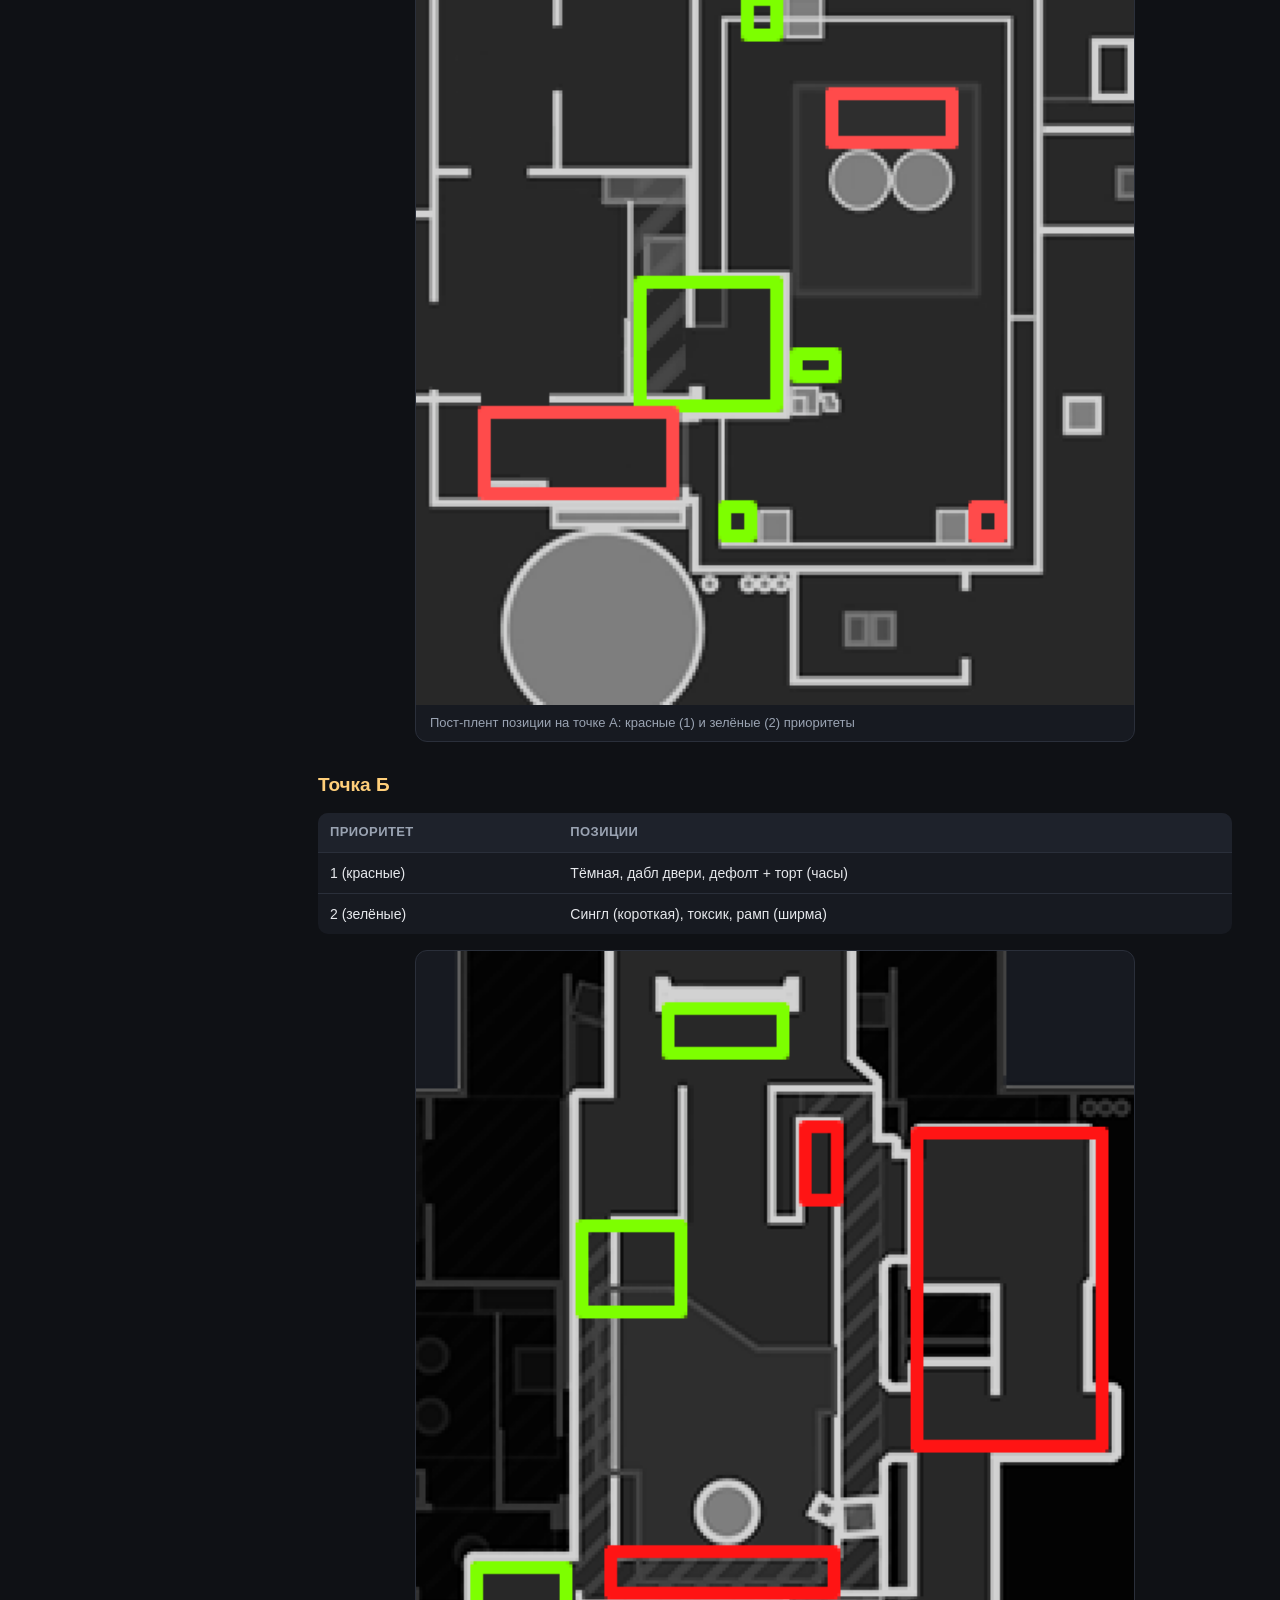
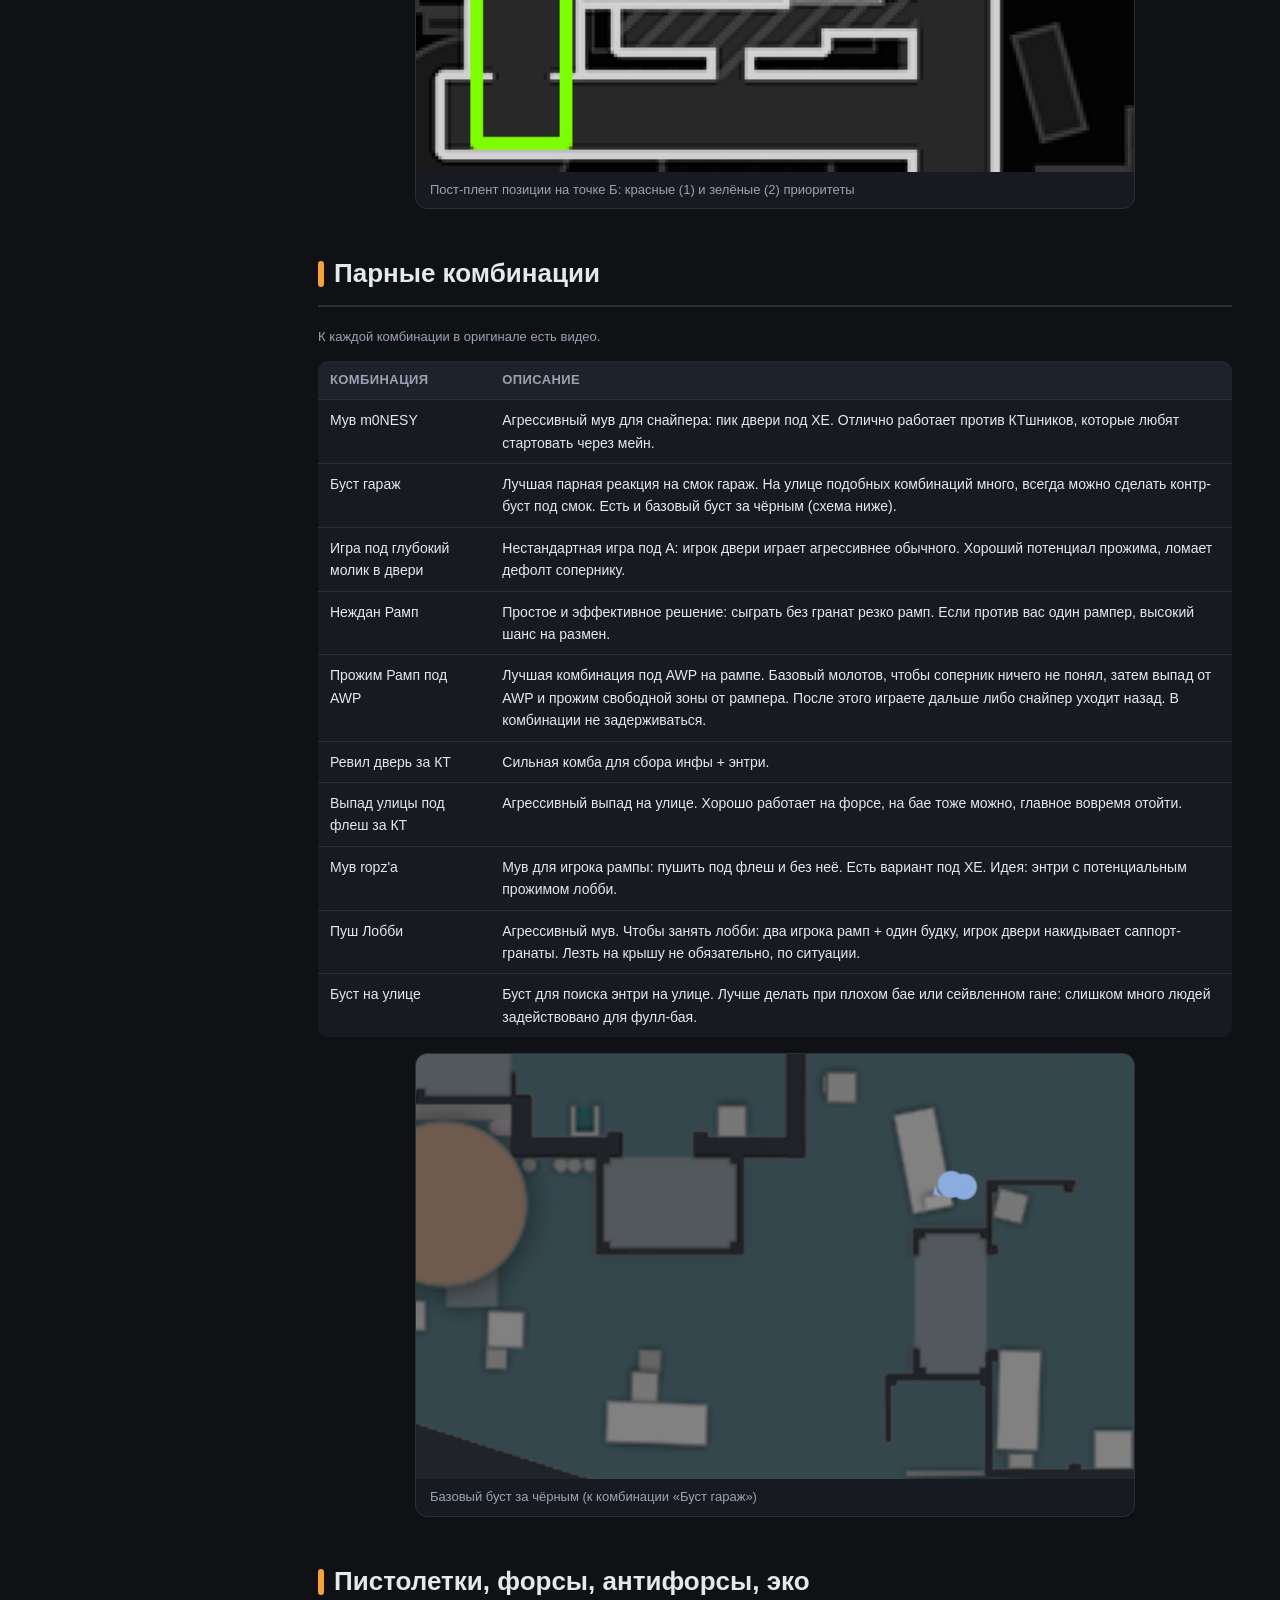
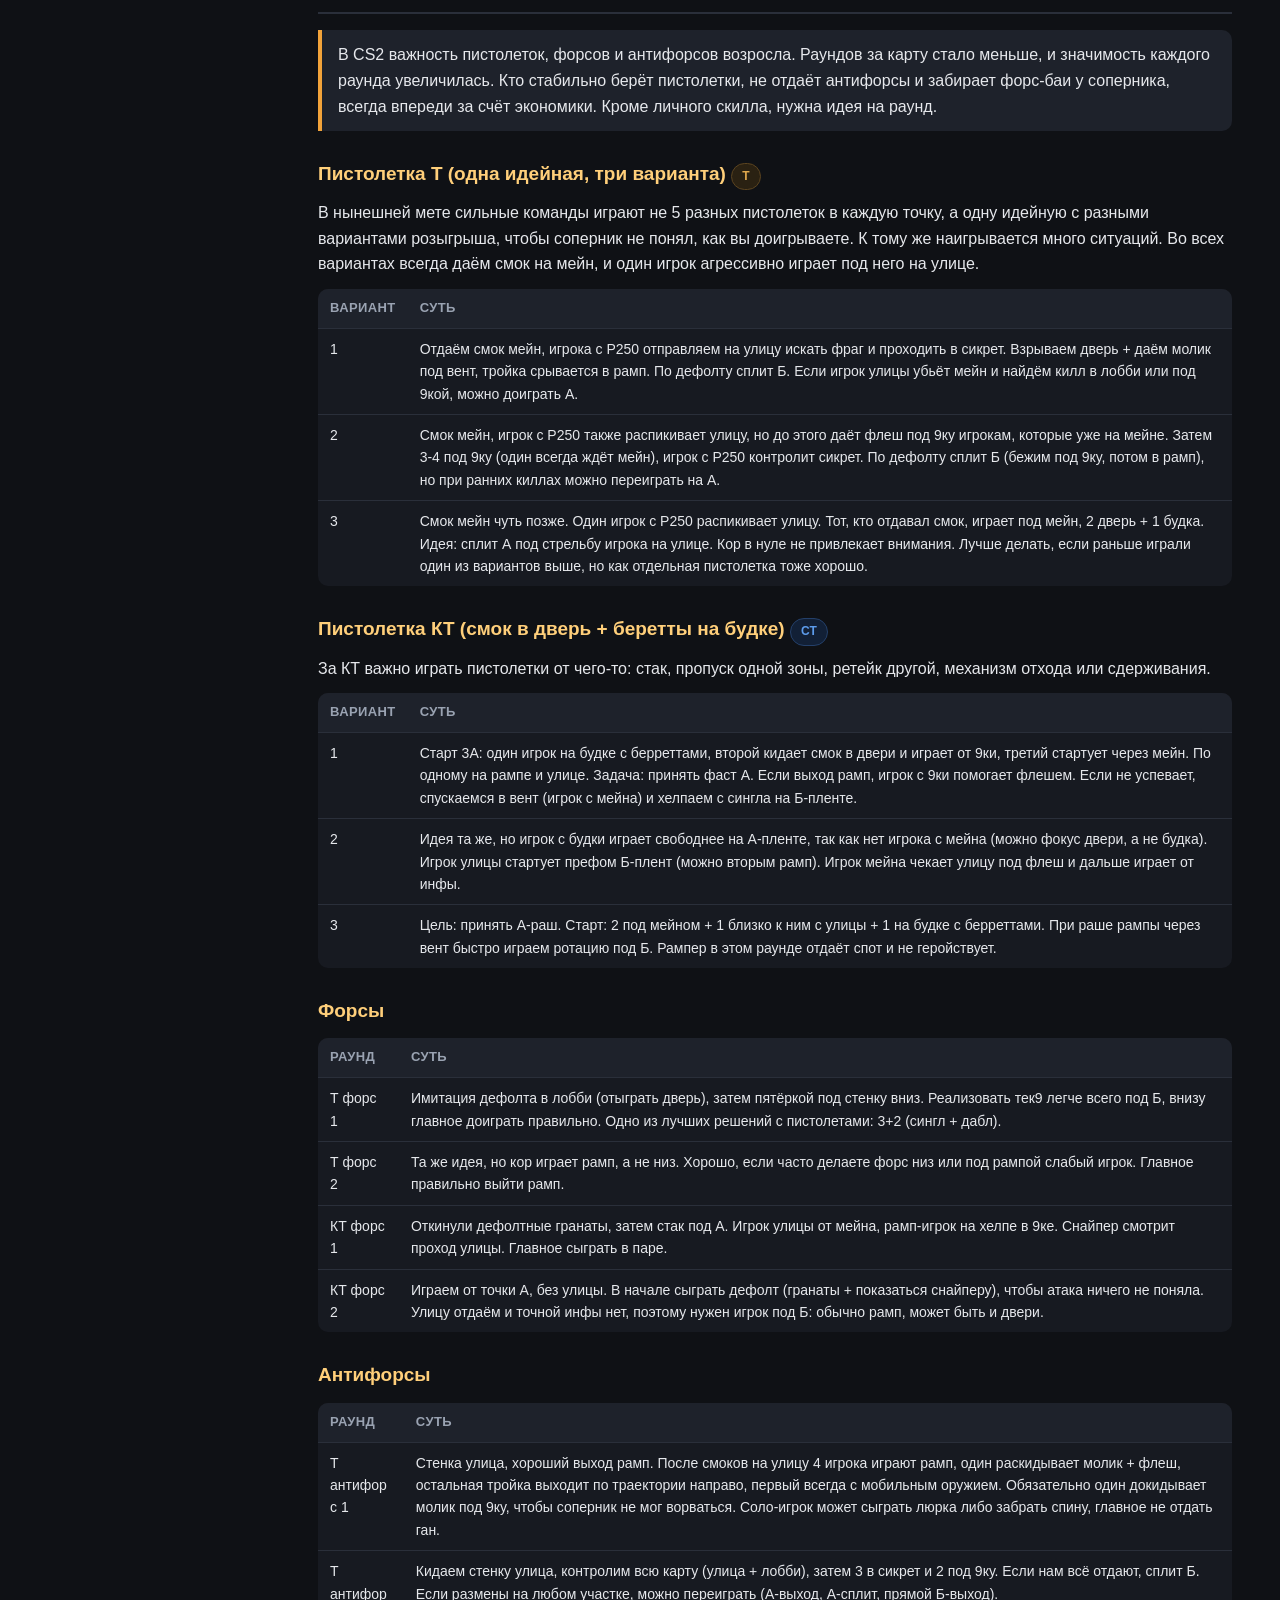
<file: Nuke.html>
<!doctype html>
<html lang="ru">
<head>
<meta charset="utf-8">
<meta name="robots" content="noindex, nofollow">
<meta name="viewport" content="width=device-width, initial-scale=1">
<title>Nuke — гайд CS2</title>
<link rel="stylesheet" href="assets/guide.css">
<script src="assets/guide.js" defer></script>
</head>
<body>
<div class="layout">
  <aside class="sidebar">
    <div class="brand">CS2 <span>гайды</span></div>
    <div class="sub">Nuke · insilio</div>
    <nav>
      <a href="#rules">Общие правила</a>
      <a href="#rules-atk" class="lvl2">Атака</a>
      <a href="#rules-def" class="lvl2">Защита</a>
      <a href="#rules-nuke">Правила Nuke</a>
      <a href="#rules-nuke-atk" class="lvl2">Атака</a>
      <a href="#rules-nuke-def" class="lvl2">Защита</a>
      <a href="#positions">Позиции на карте</a>
      <a href="#terms">Термины и основы дефолта</a>
      <a href="#terms-t" class="lvl2">Термины</a>
      <a href="#terms-intro" class="lvl2">Введение</a>
      <a href="#terms-three" class="lvl2">Три элемента дефолта</a>
      <a href="#terms-types" class="lvl2">Типы дефолтов</a>
      <a href="#defaults">Дефолты</a>
      <a href="#def-t41" class="lvl2">Дефолт Т 4-1</a>
      <a href="#def-t14" class="lvl2">Дефолт Т 1-4</a>
      <a href="#def-ct" class="lvl2">Дефолт КТ 1-3-1</a>
      <a href="#roles">Роли</a>
      <a href="#roles-t" class="lvl2">Роли Т</a>
      <a href="#roles-ct" class="lvl2">Роли КТ</a>
      <a href="#exits">Выходы за Т</a>
      <a href="#exit-fast" class="lvl2">А быстрый</a>
      <a href="#exit-spread" class="lvl2">А раскид</a>
      <a href="#exit-split" class="lvl2">А сплит</a>
      <a href="#exit-streeta" class="lvl2">Улица, доигровка А</a>
      <a href="#exit-streetb" class="lvl2">Улица, доигровка Б</a>
      <a href="#exit-ramp" class="lvl2">Выход Рамп</a>
      <a href="#retake">Ретейк</a>
      <a href="#retake-a" class="lvl2">Точка А</a>
      <a href="#retake-b" class="lvl2">Точка Б</a>
      <a href="#postplant">Пост-плент позиции</a>
      <a href="#pp-a" class="lvl2">Точка А</a>
      <a href="#pp-b" class="lvl2">Точка Б</a>
      <a href="#combos">Парные комбинации</a>
      <a href="#pistols">Пистолетки, форсы, антифорсы, эко</a>
      <a href="#pistol-t" class="lvl2">Пистолетка Т</a>
      <a href="#pistol-ct" class="lvl2">Пистолетка КТ</a>
      <a href="#force" class="lvl2">Форсы</a>
      <a href="#anti" class="lvl2">Антифорсы</a>
      <a href="#eco" class="lvl2">Эко</a>
      <a href="#console">Памятка для тренировки (консоль)</a>
      <a href="#timecodes">Таймкоды записей лекций</a>
      <a href="#tc1" class="lvl2">Лекция 1</a>
      <a href="#tc2" class="lvl2">Лекция 2</a>
      <a href="#tc3" class="lvl2">Лекция 3</a>
      <a href="#tc4" class="lvl2">Лекция 4</a>
    </nav>
    <div class="maps">
      <a href="Mirage.html">Mirage</a><a href="Dust 2.html">Dust 2</a><a href="Inferno.html">Inferno</a>
      <a href="Nuke.html">Nuke</a><a href="Ancient.html">Ancient</a><a href="Anubis.html">Anubis</a>
      <a href="Vertigo.html">Vertigo</a><a href="Общее.html">Общее</a><a href="index.html">Все гайды</a>
    </div>
  </aside>
  <main>
    <header class="hero">
      <h1>Nuke</h1>
      <p>Дефолты, роли, выходы, ретейки, пост-плент, комбинации и экономика раундов</p>
      <div class="chips"><span class="chip t">Атака (T)</span><span class="chip ct">Защита (CT)</span><span class="chip">insilio.org: лекции и гайды</span></div>
    </header>

<section id="rules">
<h2>Общие правила</h2>
<h3 id="rules-atk">Общие правила атаки</h3><div class="callout warn">Источник: только заголовки из таймкодов записи лекции 3 (12 апреля). Текста правил в исходнике нет.</div><ol><li>Если у КТ нет AWP, играть контактнее.</li><li>На позднем тайминге играть через центр в контакт.</li><li>Первым играет большинство.</li><li>Люркеры должны контачить, если кор плохо разменялся.</li><li>Ставить бомбу под тиммейта или зону.</li><li>Когда КТ начал дефать, считать секунды.</li><li>При заходе на точку следить за кучностью.</li><li>Считать смоки, которые тратит КТ.</li></ol><h3 id="rules-def">Общие правила защиты</h3><ol><li>Последний смок всегда на бомбу.</li><li>Ситуации 2в1 играть вместе.</li><li>Первым играет большинство (на ретейк).</li><li>В меньшинстве нужно рисковать.</li><li>В большинстве нужно сыграть от зон, без риска.</li><li>Против +W тратим все антираш-гранаты, пикаем.</li><li>Если под одной точкой агрессия, под другой играем на сейв.</li></ol>
</section>
<section id="rules-nuke">
<h2>Правила Nuke</h2>
<div class="callout warn"><b>Страница не скачалась.</b> Страница «Лекция 3. Общие правила. Правила Nuke» не скачалась, поэтому полного текста нет. Ниже только заголовки правил из таймкодов записи лекции 3 (12 апреля). Раздел можно дополнить позже.</div><h3 id="rules-nuke-atk">Правила атаки на Nuke (заголовки) <span class="chip t">T</span></h3><ol><li>Нужно бить стёкла, чтобы всегда могли дать гранаты, не спалившись.</li><li>Рамп: всегда выходим направо, один игрок даёт молик в 9ку.</li><li>Играем Б низ: занимаем дабл. Не можем занять, плент в 2Д.</li><li>При дефолте напрягаем дверь, чтобы КТ волновались за вент.</li><li>Траектория выхода с будки.</li><li>Против плохого бая не играем соло радио.</li><li>Если кидаем дефолтную стенку, всегда тратим первый смок.</li><li>Если играем контакт дверь, 1 из 3 игроков занимает вент и забирает 9ку.</li><li>Игрок улицы прочекивает прыжком/стрейфом КТшника в сикрете/за красным.</li><li>План Б на раунд, который может меняться.</li><li>Необходимо знать стенку смоков, хотя бы одну.</li><li>Первым (+W) играть улицу только в паре. Соло можно играть вторым темпом.</li><li>Всегда дочекивать плент на А, даже если убили в этой зоне игрока.</li></ol><h3 id="rules-nuke-def">Правила защиты на Nuke (заголовки) <span class="chip ct">CT</span></h3><ol><li>Падать в вент, если прошли сикрет. Либо через рамп, если потеряли момент.</li><li>Блочить дверь смоком, играть от этого на А.</li><li>Больше 1 смока на улицу не тратим (в основном за красный).</li><li>Заходить в лобби, если долго нет контроля улицы либо нет инфы по ней.</li><li>На улице не задерживаемся, если нет сетапа.</li><li>Очень важно сейвить ХЕ на улице, чтобы ревилить стенки смоков.</li><li>Рамп-игрок должен играть на отдачу, если нет хелпующего.</li><li>В начале каждого раунда договариваться, как начинаете на А.</li><li>Игрок двери может стартовать через мейн, если есть первая респа.</li></ol>
</section>
<section id="positions">
<h2>Позиции на карте</h2>
<figure class="minimap"><img src="assets/img/acb25d5a0465ce3f8d4925fa82ba6953.png" alt="Схема карты Nuke с названиями позиций" loading="lazy"><figcaption>Схема Nuke с названиями позиций</figcaption></figure><p>Названия позиций, которые встречаются в материалах:</p><table><tr><th>Зона (группировка условная)</th><th>Названия из материалов</th></tr><tr><td>Точка А (верх)</td><td>мейн, 9ка, будка, тетрис, дверь/двери, плент, ближний и дальний вент, за ящиком (hs), гараж, крыша, скала, админка, грибы, сикрет, красный, чёрный</td></tr><tr><td>Точка Б (низ)</td><td>темная, дабл двери, сингл (короткая), токсик, рамп (ширма), дефолт + торт (часы), аквариум, нычка</td></tr><tr><td>Середина</td><td>улица, лобби, ноль (радио), Т-респ, грузовик, девайс</td></tr></table>
</section>
<section id="terms">
<h2>Термины и основы дефолта</h2>
<h3 id="terms-t">Термины</h3><table><tr><th>Термин</th><th>Значение</th></tr><tr><td>Дефолт</td><td>Расположение игроков по карте во время обычного раунда. Часто играется, чтобы понять, как играет противник на карте или на её участках.</td></tr><tr><td>Кор (ядро)</td><td>Основная сила команды: 3+ игрока, которые играют вместе.</td></tr><tr><td>Зоны карты</td><td>Места, контроль которых в данном раунде и игровой момент даёт преимущество.</td></tr><tr><td>3-1-1 (цифры)</td><td>Количество игроков под точкой А, на миду и на точке Б (очерёдность зависит от карты). Nuke нестандартная, поэтому здесь это Лобби-Улица или Улица-А-Рамп.</td></tr><tr><td>Контакт</td><td>Движение до первого столкновения с противником, при котором издаётся минимум шума и не используются гранаты.</td></tr><tr><td>Люрк</td><td>Игрок, отвечающий за свою зону. Если команда выходит через его зону, он обычно выходит первым. Если команда играет через другую зону, он закрывает спину тиммейтам или играет в спину противникам через свою зону.</td></tr><tr><td>Микро</td><td>Умение контролировать персонажа: движение, аим, правильное использование гранат.</td></tr><tr><td>Макро</td><td>Умение понимать ситуацию в игре и принимать решения: играть пассивно или агрессивно, быстро или медленно и т.п.</td></tr></table><h3 id="terms-intro">Введение</h3><p>Большинство хороших команд играют первые бай-раунды от дефолта, особенно если не знают, как играет соперник. Это проверенная временем тактика, чтобы не нарваться на задумки соперника. Качественные коллективы за счёт дефолта переигрывают многих соперников, не показывая скрытый пул заготовок.</p><h3 id="terms-three">Три элемента дефолта</h3><ol><li><b>Старт.</b> Собираем информацию и отжимаем зоны карты, получаем контроль над ними.</li><li><b>Середина.</b> Принимаем решение (мид-кол), куда идти дальше. К этому моменту зоны должны быть отжаты либо идёт борьба за них.</li><li><b>Конец.</b> Постановка бомбы и пост-плент ситуации.</li></ol><h3 id="terms-types">Типы дефолтов</h3><ul><li><b>Обычный.</b> Играем спокойно, от информации, не торопимся, отжимаем всё под гранаты и работаем вместе. При необходимости реагируем по информации, отменяем план и выходим туда, где соперник предлагает минимальное сопротивление. Пример: КТ показывают агрессию на миду (для этого нужно минимум 2-3 КТшника), мы быстро реагируем в точку, если есть возможность.</li><li><b>Агрессивный.</b> Задача отжать зону. Даже если по информации КТ дерутся за мидл, мы принимаем этот файт и деремся за нужную зону. Главное убить соперника, то есть навестись на голову быстрее него. При этом грамотно используем гранаты и двигаемся, а не просто бежим <kbd>W</kbd>. У нас есть мысль на раунд, которую мы реализуем.</li></ul>
</section>
<section id="defaults">
<h2>Дефолты</h2>
<h3 id="def-t41">Дефолт Т 4-1 (Лобби-Улица) <span class="chip t">T</span></h3><p><small class="muted">Видео в оригинале: вариант 1 и вариант 2 (0:00 и 1:44).</small></p><p>Уличник создаёт иллюзию активной игры на улице и занимает сикрет. Необходимо дать дефолтную либо диагональную стенку. Кор стоит на нуле, играет либо в рамп, либо в А. Если играем рамп, уличник идёт низ. Если играем А, уличник играет Мейн-9ку. Четвёрка игроков никогда не палится, что их много в лобби. Свой дефолт исполняет игрок двери, остальные смотрят поджимы. Один игрок может саппортить: накинуть молик-флешку и т.п.</p><figure class="minimap"><img src="assets/img/a715954abcd4e0c3e2d635269a53b0d7.png" alt="Позиции на Nuke: схема для дефолтов" loading="lazy"><figcaption>Позиции на Nuke: схема для дефолтов</figcaption></figure><h4>Большинство</h4><ul><li>Доигрываем по инфе.</li><li>Убили рамп либо сикрет: можно играть низ.</li><li>Поймали игрока в нуле-дверях: можно доиграть А.</li><li>Если КТ потратили все смоки на А, отличный вариант доиграть двери.</li></ul><h4>Меньшинство</h4><ul><li>Убили игрока в сикрете: отыграть по инфе (сколько людей на улице?). Если инфы нет: контакт А (у КТ нет смоков), выход рамп (AWP на улице) или переиграть улицу (если позволяет таймер).</li><li>Убили игроков в лобби: играем от инфы игрока улицы. Если он прошёл в вент, можно сыграть рамп или резко двери. Если не прошёл, играем от его инфы: улица к нему или любой другой вариант от него.</li></ul><h4>Позиционка в лобби при дефолте 4-1</h4><p>Если есть AWP, он смотрит двери с нуля.</p><div class="grid"><figure class="minimap"><img src="assets/img/7b8a3c4730f702b689b4ce8829625318.png" alt="Расстановка от лобби" loading="lazy"><figcaption>Расстановка от лобби</figcaption></figure></div><h3 id="def-t14">Дефолт Т 1-4 (Лобби-Улица) <span class="chip t">T</span></h3><p><small class="muted">Видео в оригинале.</small></p><p>Атака строится через игру на улице. Игрок в лобби отыгрывает дверь и контролирует прожим нуля от КТ. Кор проходит под любую из стенок в сикрет, дальше играем от разменов.</p><h4>Большинство</h4><ul><li>Убили низ: играем дальше.</li><li>Убили улицу: можно играть под А.</li><li>Нашли килл в лобби: играем от инфы. Пример: «4 в лобби, одного убил», можно играть низ.</li></ul><h4>Меньшинство</h4><ul><li>Полностью играем от информации, где и сколько КТ.</li><li>Даже при 4в5 и убитом игроке лобби можно получить инфу, что КТ прожимает лобби, и среагировать на 1-2 игроков на Б. Не переживаем, играем по ней.</li></ul><h4>Как доигрывать низ</h4><ul><li>Один игрок идёт в сингл, отвечает за дверь и вент.</li><li>Тройка проходит в дабл.</li><li>2 игрока раскидывают рамп с аквариума (молик + смок), второй в этот момент прикрывает.</li><li>Третий игрок под этот раскид выходит дабл двери.</li><li>Всё должно получиться в тайминг: выход в дабл, раскид рампы с аквы и врыв оттуда же.</li><li>Игрок с сингл-двери может пикнуть на инфу при необходимости (в основном он контрит вент).</li></ul><figure class="minimap"><img src="assets/img/eccf0118798181bf81eb128e63aaaf10.png" alt="Схема доигровки низа в дефолте 1-4" loading="lazy"><figcaption>Схема доигровки низа в дефолте 1-4</figcaption></figure><h3 id="def-ct">Дефолт КТ 1-3-1 (Улица-А-Рамп) <span class="chip ct">CT</span></h3><p><small class="muted">Видео в оригинале: вариант 1 и вариант 2 (0:00 и 1:05).</small></p><ul><li>Каждый игрок отвечает за свой квадрат (зону).</li><li>Самый активный игрок держит улицу.</li><li>Один игрок отвечает за рампу.</li><li>Двойка на А делится на игрока двери и опорника А, который смотрит будку.</li><li>Снайпер играет от 9ки, его задача хелповать каждой зоне (А, рамп, улица).</li><li>Всегда кто-то должен спускаться вниз, если туда могли промутиться (в основном рамп-игрок или двери).</li></ul><div class="callout tip"><b>Цель:</b> законтрить любой фаст-выход, заблочить двери смоком, играть от информации по улице. Всегда нужна инфа по улице и по вентам (мог ли туда кто-то упасть).</div><div class="callout warn"><b>План Б:</b> прожим нуля. Если мы в меньшинстве и нет возможности прожать ноль, то стак А либо Б.</div>
</section>
<section id="roles">
<h2>Роли</h2>
<p><small class="muted">В оригинале к каждой роли есть видеопример игры про-игрока.</small></p><h3 id="roles-t">Роли Т <span class="chip t">T</span></h3><table><tr><th>Роль</th><th>Примеры игроков</th><th>Задача</th></tr><tr><td>Игрок улицы</td><td>donk, niko, rain</td><td>Делать движ на улице, знать все тайминги, брать на себя инициативу и дуэли. Проходить в сикрет, постоянно растягивая защиту.</td></tr><tr><td>Игрок лобби</td><td>ropz</td><td>Контролировать лобби и собирать информацию по защите, играть свой дефолт (бить стёкла + дверь, падать в вент, если дают). Не умирать первым, отлично крысить.</td></tr><tr><td>Саппорт улицы</td><td>chopper, aleksib, twistzz</td><td>Знает все гранаты на карте, накидывает смоки игроку улицы, иногда играет вместо него либо вторым номером после. Создаёт моменты для остальных.</td></tr><tr><td>Саппорт лобби</td><td>b1t, mezii</td><td>Играет в паре с игроком двери, контролирует пуш будки и рампы. Создаёт фон в рампе, выходит туда первым, если играете кором.</td></tr><tr><td>Авапер</td><td>m0NESY, ZywOo</td><td>Самый сильный снайпер на этой карте, тот, кто хорошо играет с рифлой. Можно пассивно играть на гранатах (А-улица) либо активно с AWP или рифлой на улице, выбор за вами.</td></tr></table><h3 id="roles-ct">Роли КТ <span class="chip ct">CT</span></h3><table><tr><th>Роль</th><th>Примеры игроков</th><th>Задача</th></tr><tr><td>Игрок улицы</td><td>donk, rain, Niko</td><td>Не пропускать на халяву игроков по улице. Можно делать что угодно, главное давать демедж и не пропускать без инфы.</td></tr><tr><td>Рамп</td><td>b1t, ropz, zont1x</td><td>Держать рампу, уметь её отдавать, грамотно играть ротацию под Б от информации по улице.</td></tr><tr><td>Ротейт А</td><td>Twistzz, chopper</td><td>Главное уметь держать дверь, не пропускать в вент без инфы. Хелпать улице при необходимости.</td></tr><tr><td>Опорник А</td><td>magixx, jL, mezii</td><td>Всегда в фокусе на А-раш, отлично ладить с игроком двери.</td></tr><tr><td>Авапер</td><td>m0NESY, ZywOo</td><td>Главный хелпующий за КТ (А, рамп, улица). В отличие от Т, AWP за КТ решает намного больше.</td></tr></table>
</section>
<section id="exits">
<h2>Выходы за Т</h2>
<p><small class="muted">Лекция 2, видео в оригинале.</small></p><h3 id="exit-fast">А быстрый <span class="chip t">T</span></h3><p>Тратим дефолтные гранаты, чтобы замаскировать быстрый выход: смок на старт, смок годсент, бьём стёкла.</p><ul><li>Первым действует игрок с двери, под флеш + смок мейн.</li><li>Кор доигрывает будку под молик + флеши плент. Задача: резко выйти и занять все ближние позиции для контроля врыва (плент + вент).</li><li>Кто накидывал гранаты с крыши, забирает спину.</li></ul><h3 id="exit-spread">А раскид <span class="chip t">T</span></h3><p>Плотный раскид А, где кидаем фейк-стенку на улицу.</p><ul><li>Молотов за вент + молотов в плент.</li><li>Всегда нужен смок в мейн + 3-4 флеша на выход (обычно кидают в плент + мейн).</li><li>Выходим 3 будка + 1 дверь, последний игрок забирает спину.</li></ul><h3 id="exit-split">А сплит <span class="chip t">T</span></h3><ul><li>Откидываем дефолтные гранаты (смок двери + стенка улица).</li><li>Под это два игрока мутятся в мейн, один контролит дверь и играет по игрокам в мейне, двойка играет будку.</li><li>Можно добавить гранаты по ситуации и инфе (пример: спалили КТшника за дальним, дали туда молик с двери).</li></ul><h3 id="exit-streeta">Проходка улица, доигровка А <span class="chip t">T</span></h3><ul><li>Играем дефолт 1-4, отдаём стенку смоков, под неё занимаем гараж и под 9ку, дальше играем от киллов, в основном заканчиваем под А (9ка + мейн + будка).</li><li>Обязательно даём смок на мейн: даёт больше сейва.</li><li>Если AWP распикивает 9ку, нужно, чтобы ему забрали сикрет.</li></ul><h3 id="exit-streetb">Проходка улица, доигровка Б <span class="chip t">T</span></h3><ul><li>Тот же дефолт, главное дать стенку + смок двери для фона и молотов в дабл двери.</li><li>Как играть внизу, показано в дефолте 1-4. В этом видео показан второй вариант, через сингл: он сложнее и менее эффективен на дистанции.</li></ul><h3 id="exit-ramp">Выход Рамп, доигровка Б <span class="chip t">T</span></h3><ul><li>Грамотный выход рамп под фейк-стенку на улице.</li><li>Самое главное: флеши на фонарь, внизу занимаем дабл двери и забираем «халявный раунд».</li></ul>
</section>
<section id="retake">
<h2>Ретейк</h2>
<h3 id="retake-a">Точка А <span class="chip ct">CT</span></h3><ul><li>Идеального ретейка А «по книжке» нет, главное играть от зон, которые у нас есть. В основном это мейн + 9ка, с люрком («противным»), который играет с нуля.</li><li>Обязательно даём флеш с 9ки. Игроки с мейна могут потратить смок в двери для безопасности.</li></ul><h3 id="retake-b">Точка Б <span class="chip ct">CT</span></h3><p>Обычно кор играет через рамп либо сикрет.</p><ul><li><b>Через рамп, при 2+ смоках:</b> отдаём смок на акву + дабл (не забываем про смок на бомбу). Игрок с вента играет «противного».</li><li><b>Через сикрет:</b> стараемся играть масс-дабл двери + акву, гранаты отдаём по ситуации. Ретейк в основном похож на выход Т под Б: раскид рамп + молик нычка.</li></ul>
</section>
<section id="postplant">
<h2>Пост-плент позиции</h2>
<h3 id="pp-a">Точка А</h3><table><tr><th>Приоритет</th><th>Позиции</th></tr><tr><td>1 (красные)</td><td>Двери, плент, дальний вент</td></tr><tr><td>2 (зелёные)</td><td>Будка, тетрис, ближний вент, за ящиком (hs)</td></tr></table><figure class="minimap"><img src="assets/img/63f9982df74b2c50e0e29ddbe2781360.png" alt="Пост-плент позиции на точке А: красные (1) и зелёные (2) приоритеты" loading="lazy"><figcaption>Пост-плент позиции на точке А: красные (1) и зелёные (2) приоритеты</figcaption></figure><h3 id="pp-b">Точка Б</h3><table><tr><th>Приоритет</th><th>Позиции</th></tr><tr><td>1 (красные)</td><td>Тёмная, дабл двери, дефолт + торт (часы)</td></tr><tr><td>2 (зелёные)</td><td>Сингл (короткая), токсик, рамп (ширма)</td></tr></table><figure class="minimap"><img src="assets/img/4ed4f711d5e0974ee299dd3eb5a36eb7.png" alt="Пост-плент позиции на точке Б: красные (1) и зелёные (2) приоритеты" loading="lazy"><figcaption>Пост-плент позиции на точке Б: красные (1) и зелёные (2) приоритеты</figcaption></figure>
</section>
<section id="combos">
<h2>Парные комбинации</h2>
<p><small class="muted">К каждой комбинации в оригинале есть видео.</small></p><table><tr><th>Комбинация</th><th>Описание</th></tr><tr><td>Мув m0NESY</td><td>Агрессивный мув для снайпера: пик двери под ХЕ. Отлично работает против КТшников, которые любят стартовать через мейн.</td></tr><tr><td>Буст гараж</td><td>Лучшая парная реакция на смок гараж. На улице подобных комбинаций много, всегда можно сделать контр-буст под смок. Есть и базовый буст за чёрным (схема ниже).</td></tr><tr><td>Игра под глубокий молик в двери</td><td>Нестандартная игра под А: игрок двери играет агрессивнее обычного. Хороший потенциал прожима, ломает дефолт сопернику.</td></tr><tr><td>Неждан Рамп</td><td>Простое и эффективное решение: сыграть без гранат резко рамп. Если против вас один рампер, высокий шанс на размен.</td></tr><tr><td>Прожим Рамп под AWP</td><td>Лучшая комбинация под AWP на рампе. Базовый молотов, чтобы соперник ничего не понял, затем выпад от AWP и прожим свободной зоны от рампера. После этого играете дальше либо снайпер уходит назад. В комбинации не задерживаться.</td></tr><tr><td>Ревил дверь за КТ</td><td>Сильная комба для сбора инфы + энтри.</td></tr><tr><td>Выпад улицы под флеш за КТ</td><td>Агрессивный выпад на улице. Хорошо работает на форсе, на бае тоже можно, главное вовремя отойти.</td></tr><tr><td>Мув ropz'а</td><td>Мув для игрока рампы: пушить под флеш и без неё. Есть вариант под ХЕ. Идея: энтри с потенциальным прожимом лобби.</td></tr><tr><td>Пуш Лобби</td><td>Агрессивный мув. Чтобы занять лобби: два игрока рамп + один будку, игрок двери накидывает саппорт-гранаты. Лезть на крышу не обязательно, по ситуации.</td></tr><tr><td>Буст на улице</td><td>Буст для поиска энтри на улице. Лучше делать при плохом бае или сейвленном гане: слишком много людей задействовано для фулл-бая.</td></tr></table><figure class="minimap"><img src="assets/img/69565e7826cc5b6b296286b44953dba0.png" alt="Базовый буст за чёрным (к комбинации «Буст гараж»)" loading="lazy"><figcaption>Базовый буст за чёрным (к комбинации «Буст гараж»)</figcaption></figure>
</section>
<section id="pistols">
<h2>Пистолетки, форсы, антифорсы, эко</h2>
<div class="callout">В CS2 важность пистолеток, форсов и антифорсов возросла. Раундов за карту стало меньше, и значимость каждого раунда увеличилась. Кто стабильно берёт пистолетки, не отдаёт антифорсы и забирает форс-баи у соперника, всегда впереди за счёт экономики. Кроме личного скилла, нужна идея на раунд.</div><h3 id="pistol-t">Пистолетка Т (одна идейная, три варианта) <span class="chip t">T</span></h3><p>В нынешней мете сильные команды играют не 5 разных пистолеток в каждую точку, а одну идейную с разными вариантами розыгрыша, чтобы соперник не понял, как вы доигрываете. К тому же наигрывается много ситуаций. Во всех вариантах всегда даём смок на мейн, и один игрок агрессивно играет под него на улице.</p><table><tr><th>Вариант</th><th>Суть</th></tr><tr><td>1</td><td>Отдаём смок мейн, игрока с P250 отправляем на улицу искать фраг и проходить в сикрет. Взрываем дверь + даём молик под вент, тройка срывается в рамп. По дефолту сплит Б. Если игрок улицы убьёт мейн и найдём килл в лобби или под 9кой, можно доиграть А.</td></tr><tr><td>2</td><td>Смок мейн, игрок с P250 также распикивает улицу, но до этого даёт флеш под 9ку игрокам, которые уже на мейне. Затем 3-4 под 9ку (один всегда ждёт мейн), игрок с P250 контролит сикрет. По дефолту сплит Б (бежим под 9ку, потом в рамп), но при ранних киллах можно переиграть на А.</td></tr><tr><td>3</td><td>Смок мейн чуть позже. Один игрок с P250 распикивает улицу. Тот, кто отдавал смок, играет под мейн, 2 дверь + 1 будка. Идея: сплит А под стрельбу игрока на улице. Кор в нуле не привлекает внимания. Лучше делать, если раньше играли один из вариантов выше, но как отдельная пистолетка тоже хорошо.</td></tr></table><h3 id="pistol-ct">Пистолетка КТ (смок в дверь + беретты на будке) <span class="chip ct">CT</span></h3><p>За КТ важно играть пистолетки от чего-то: стак, пропуск одной зоны, ретейк другой, механизм отхода или сдерживания.</p><table><tr><th>Вариант</th><th>Суть</th></tr><tr><td>1</td><td>Старт 3А: один игрок на будке с берреттами, второй кидает смок в двери и играет от 9ки, третий стартует через мейн. По одному на рампе и улице. Задача: принять фаст А. Если выход рамп, игрок с 9ки помогает флешем. Если не успевает, спускаемся в вент (игрок с мейна) и хелпаем с сингла на Б-пленте.</td></tr><tr><td>2</td><td>Идея та же, но игрок с будки играет свободнее на А-пленте, так как нет игрока с мейна (можно фокус двери, а не будка). Игрок улицы стартует префом Б-плент (можно вторым рамп). Игрок мейна чекает улицу под флеш и дальше играет от инфы.</td></tr><tr><td>3</td><td>Цель: принять А-раш. Старт: 2 под мейном + 1 близко к ним с улицы + 1 на будке с берреттами. При раше рампы через вент быстро играем ротацию под Б. Рампер в этом раунде отдаёт спот и не геройствует.</td></tr></table><h3 id="force">Форсы</h3><table><tr><th>Раунд</th><th>Суть</th></tr><tr><td>Т форс 1</td><td>Имитация дефолта в лобби (отыграть дверь), затем пятёркой под стенку вниз. Реализовать тек9 легче всего под Б, внизу главное доиграть правильно. Одно из лучших решений с пистолетами: 3+2 (сингл + дабл).</td></tr><tr><td>Т форс 2</td><td>Та же идея, но кор играет рамп, а не низ. Хорошо, если часто делаете форс низ или под рампой слабый игрок. Главное правильно выйти рамп.</td></tr><tr><td>КТ форс 1</td><td>Откинули дефолтные гранаты, затем стак под А. Игрок улицы от мейна, рамп-игрок на хелпе в 9ке. Снайпер смотрит проход улицы. Главное сыграть в паре.</td></tr><tr><td>КТ форс 2</td><td>Играем от точки А, без улицы. В начале сыграть дефолт (гранаты + показаться снайперу), чтобы атака ничего не поняла. Улицу отдаём и точной инфы нет, поэтому нужен игрок под Б: обычно рамп, может быть и двери.</td></tr></table><h3 id="anti">Антифорсы</h3><table><tr><th>Раунд</th><th>Суть</th></tr><tr><td>Т антифорс 1</td><td>Стенка улица, хороший выход рамп. После смоков на улицу 4 игрока играют рамп, один раскидывает молик + флеш, остальная тройка выходит по траектории направо, первый всегда с мобильным оружием. Обязательно один докидывает молик под 9ку, чтобы соперник не мог ворваться. Соло-игрок может сыграть люрка либо забрать спину, главное не отдать ган.</td></tr><tr><td>Т антифорс 2</td><td>Кидаем стенку улица, контролим всю карту (улица + лобби), затем 3 в сикрет и 2 под 9ку. Если нам всё отдают, сплит Б. Если размены на любом участке, можно переиграть (А-выход, А-сплит, прямой Б-выход).</td></tr><tr><td>КТ антифорс 1</td><td>Отличие от обычного КТ-дефолта: защита отдаёт кроме трёх моликов (улица, рамп, двери) ещё 2 антираш-ХЕ в будку. Игрок улицы играет ближе к А, около мейна.</td></tr><tr><td>КТ антифорс 2</td><td>Дефолт с идеей на улице: sh1ro с фармой под 2 ХЕ занимает упор улицу. Если резко А, контрим. Рампу при необходимости отдаём, так как рядом нет хелпующего.</td></tr></table><h3 id="eco">Эко</h3><h4>Т эко (А-раш) <span class="chip t">T</span></h4><ul><li>Тройка игроков пушит будку, один играет дверь, последний играет свободно.</li><li>Первый игрок взрывает дверь и пушит будку с кором. Один из кора должен иметь смок на потушение.</li><li>Игрок двери даёт смок мейн + флеш в тайминг выхода.</li><li>Свободный игрок (последний) в тайминг накидывает флеш над будкой.</li></ul><h4>КТ эко <span class="chip ct">CT</span></h4><ul><li>Вариант 1: простой стак Б. Один игрок отдаёт смок двери, четвёрка играет сикрет, чтобы навязать файт на близкой дистанции.</li><li>Вариант 2: стак А. Важно не падать всем вниз, достаточно одного. Мы не даём доп. инфу атаке и всегда можем сыграть ротацию на улицу или рампу.</li></ul>
</section>
<section id="console">
<h2>Памятка для тренировки (консоль)</h2>
<p>Ввести в консоль:</p><pre><code>map de_nuke</code></pre><p>После загрузки карты:</p><pre><code>sv_cheats 1;bot_kick;mp_limitteams 0;mp_autoteambalance 0;mp_roundtime 60;mp_roundtime_defuse 60;mp_freezetime 0;mp_warmup_end;ammo_grenade_limit_total 5;sv_infinite_ammo 1;mp_maxmoney 60000;mp_startmoney 60000;mp_buytime 9999;mp_buy_anywhere 1;mp_restartgame 1</code></pre>
</section>
<section id="timecodes">
<h2>Таймкоды записей лекций</h2>
<h3 id="tc1">Лекция 1 (запись от 29 марта)</h3><table><tr><th>Время</th><th>Тема</th></tr><tr><td>2:02</td><td>Пара слов от Рачела</td></tr><tr><td>5:55</td><td>Введение</td></tr><tr><td>16:50</td><td>Начало лекции</td></tr><tr><td>19:12</td><td>Общие термины</td></tr><tr><td>23:18</td><td>Три элемента дефолта</td></tr><tr><td>25:15</td><td>Типы дефолтов</td></tr><tr><td>26:02</td><td>Позиции Nuke</td></tr><tr><td>27:41</td><td>Дефолт Т 4-1 (1 вариант)</td></tr><tr><td>31:40</td><td>Дефолт Т 4-1 (2 вариант)</td></tr><tr><td>35:48</td><td>Как доигрывается большинство (4-1)</td></tr><tr><td>36:45</td><td>Меньшинство (4-1)</td></tr><tr><td>37:47</td><td>Позиционка в лобби при дефолте 4-1</td></tr><tr><td>42:10</td><td>Дефолт Т 1-4</td></tr><tr><td>45:07 / 45:37</td><td>Большинство / меньшинство (1-4)</td></tr><tr><td>46:36</td><td>Как доигрывать низ (1-4)</td></tr><tr><td>49:13 / 51:48</td><td>Дефолт КТ 1-3-1 (1 и 2 вариант)</td></tr><tr><td>54:24</td><td>Про перетяжки</td></tr><tr><td>55:06</td><td>Цель дефолта 1-3-1</td></tr><tr><td>57:03</td><td>План Б</td></tr><tr><td>58:03</td><td>Роли</td></tr><tr><td>59:26</td><td>Т игрок улицы</td></tr><tr><td>1:01:57</td><td>Т игрок лобби</td></tr><tr><td>1:04:05</td><td>Т саппорт улицы</td></tr><tr><td>1:05:39</td><td>Т саппорт лобби</td></tr><tr><td>1:07:10</td><td>Т авапер</td></tr><tr><td>1:08:55</td><td>КТ игрок улицы</td></tr><tr><td>1:10:30</td><td>КТ рамп</td></tr><tr><td>1:11:00</td><td>КТ ротейт А</td></tr><tr><td>1:11:58</td><td>КТ опорник А</td></tr><tr><td>1:12:58</td><td>КТ авапер</td></tr><tr><td>1:13:57</td><td>Домашнее задание</td></tr><tr><td>1:15:36</td><td>Вопросы</td></tr><tr><td>1:27:25</td><td>Дадте про тень</td></tr></table><h3 id="tc2">Лекция 2 (запись от 5 апреля)</h3><table><tr><th>Время</th><th>Тема</th></tr><tr><td>5:34</td><td>Быстрый А выход</td></tr><tr><td>11:02</td><td>А раскид</td></tr><tr><td>15:34</td><td>А сплит</td></tr><tr><td>19:00</td><td>Проходка улица, доигровка А</td></tr><tr><td>22:46</td><td>Проходка улица, доигровка Б</td></tr><tr><td>25:43</td><td>Выход Рамп, доигровка Б</td></tr><tr><td>29:44</td><td>Ретейки (30:20 ретейк А, 33:35 ретейк Б)</td></tr><tr><td>36:52</td><td>Пост-плент (37:40 А точка, 40:06 Б точка)</td></tr><tr><td>42:48</td><td>Комбинации</td></tr><tr><td>43:58</td><td>Мув m0NESY</td></tr><tr><td>45:22</td><td>Буст гараж</td></tr><tr><td>47:22</td><td>Игра под глубокий молик в двери</td></tr><tr><td>49:40</td><td>Неждан Рамп</td></tr><tr><td>52:07</td><td>Прожим Рамп под AWP</td></tr><tr><td>54:32</td><td>Ревил Дверь за КТ</td></tr><tr><td>55:43</td><td>Выпад улицы под флеш за КТ</td></tr><tr><td>57:04</td><td>Мув ropz'a</td></tr><tr><td>59:02</td><td>Пуш Лобби</td></tr><tr><td>1:02:33</td><td>Буст на улице</td></tr><tr><td>1:03:52</td><td>Домашнее задание</td></tr><tr><td>1:07:47</td><td>Ответы на вопросы</td></tr></table><h3 id="tc3">Лекция 3 (запись от 12 апреля)</h3><table><tr><th>Время</th><th>Тема</th></tr><tr><td>5:12</td><td>Общие правила атаки (#1-#8, см. раздел 1)</td></tr><tr><td>14:49</td><td>Общие правила защиты (#1-#7, см. раздел 1)</td></tr><tr><td>24:45</td><td>Правила атаки на Nuke (#1-#13, см. раздел 2)</td></tr><tr><td>45:00</td><td>Правила защиты на Nuke (#1-#9, см. раздел 2)</td></tr><tr><td>53:42</td><td>Домашнее задание</td></tr><tr><td>55:00</td><td>Ответы на вопросы</td></tr></table><h3 id="tc4">Лекция 4 (запись от 20 апреля)</h3><table><tr><th>Время</th><th>Тема</th></tr><tr><td>6:48 / 9:36 / 15:40</td><td>Пистолетка за атаку #1-#3</td></tr><tr><td>18:30 / 21:50 / 23:46</td><td>Пистолетка за защиту #1-#3</td></tr><tr><td>27:26 / 30:25</td><td>Форс за атаку #1-#2</td></tr><tr><td>32:26 / 34:34</td><td>Форс за защиту #1-#2</td></tr><tr><td>36:53 / 39:22</td><td>Антифорс за атаку #1-#2</td></tr><tr><td>42:38 / 44:12</td><td>Антифорс за защиту #1-#2</td></tr><tr><td>45:35</td><td>Эко за атаку</td></tr><tr><td>47:25</td><td>Эко за защиту</td></tr><tr><td>50:20</td><td>Кратко о главном</td></tr><tr><td>51:26</td><td>Домашнее задание</td></tr><tr><td>54:25</td><td>Ответы на вопросы</td></tr></table>
</section>
  </main>
</div>
</body>
</html>
</file>
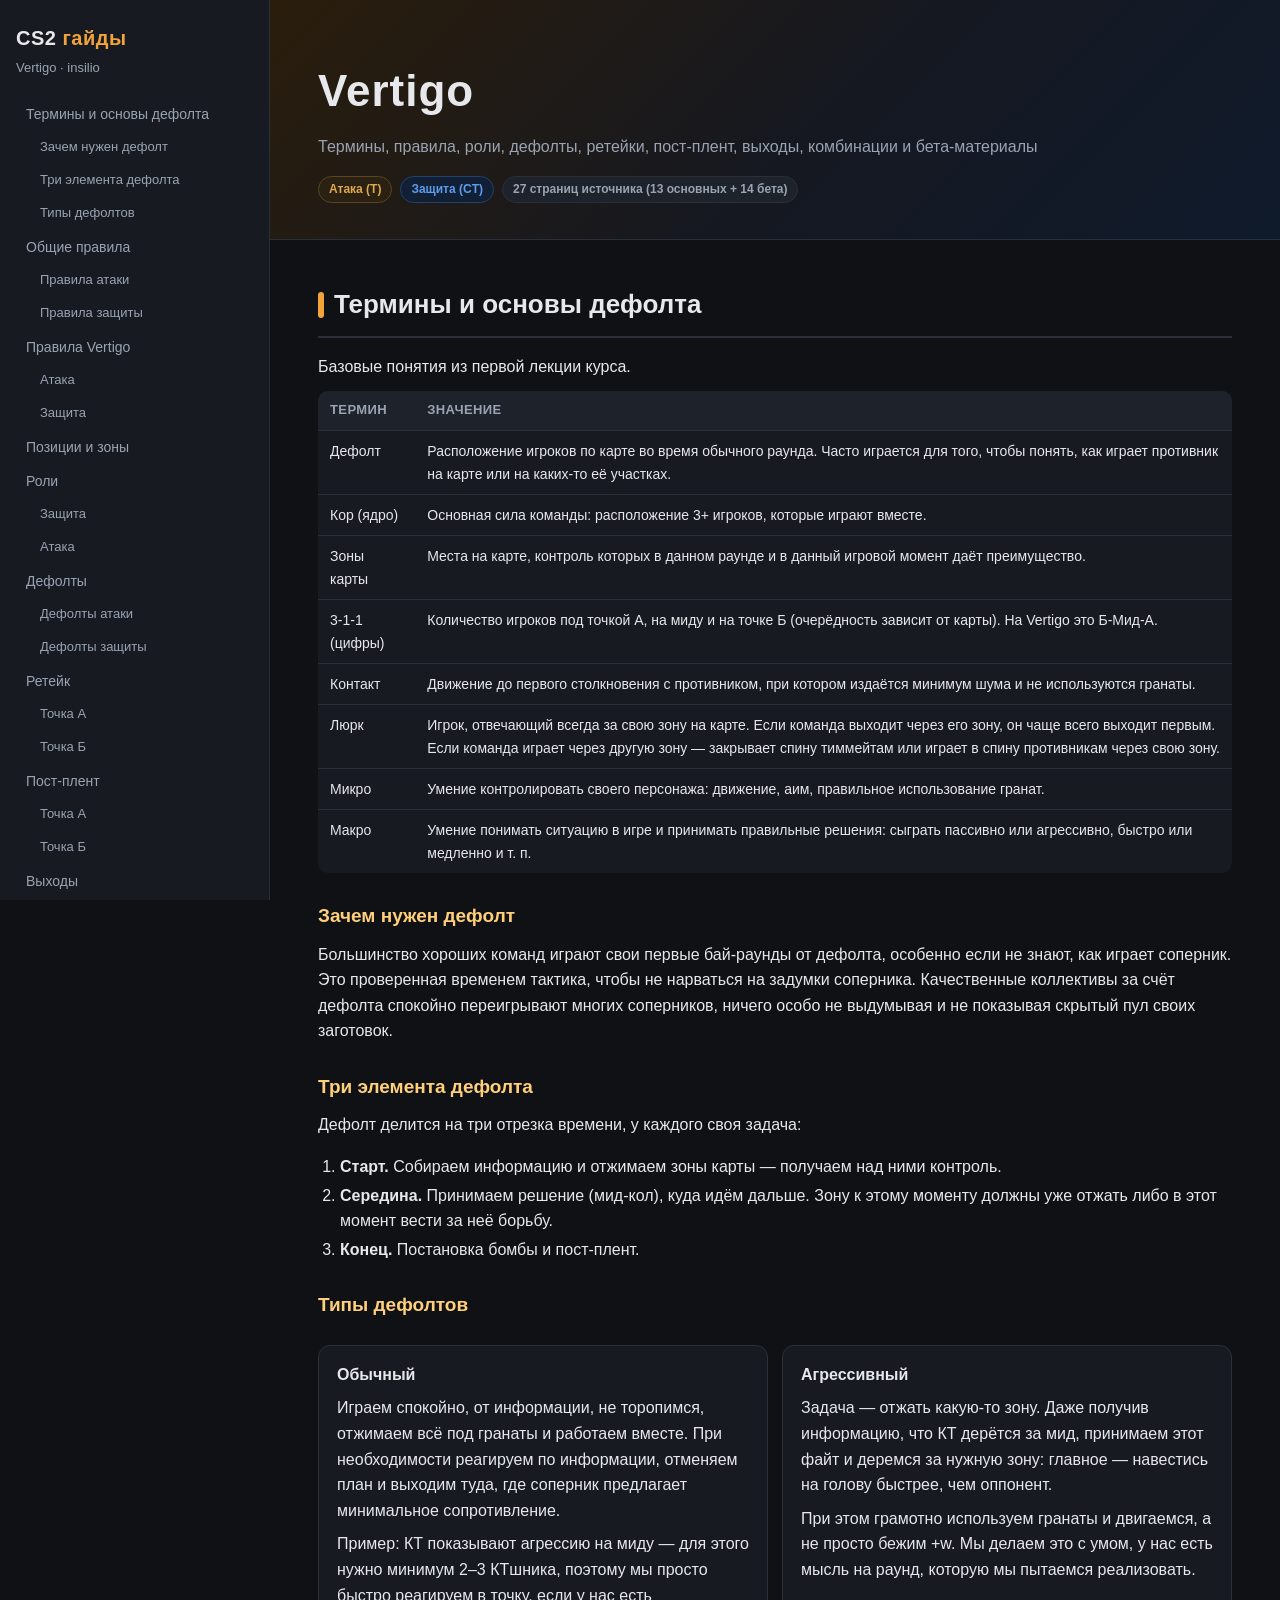
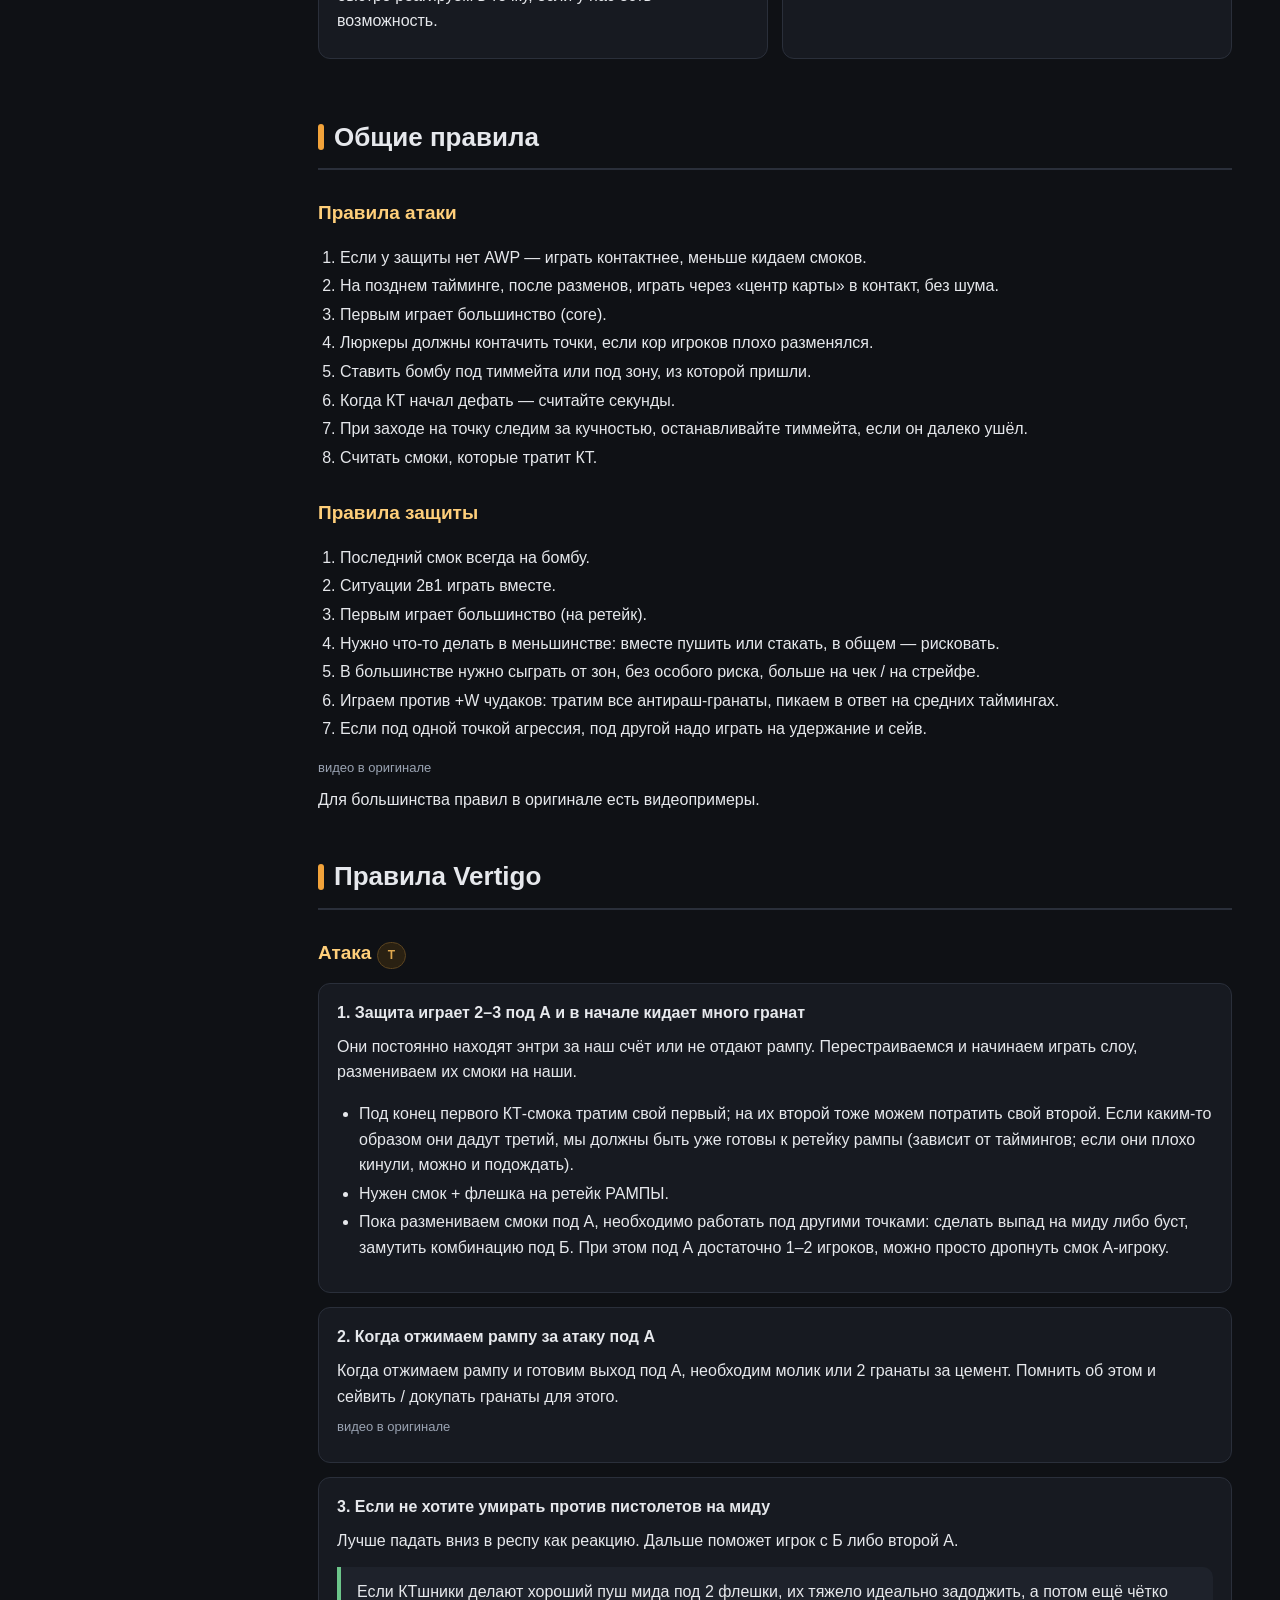
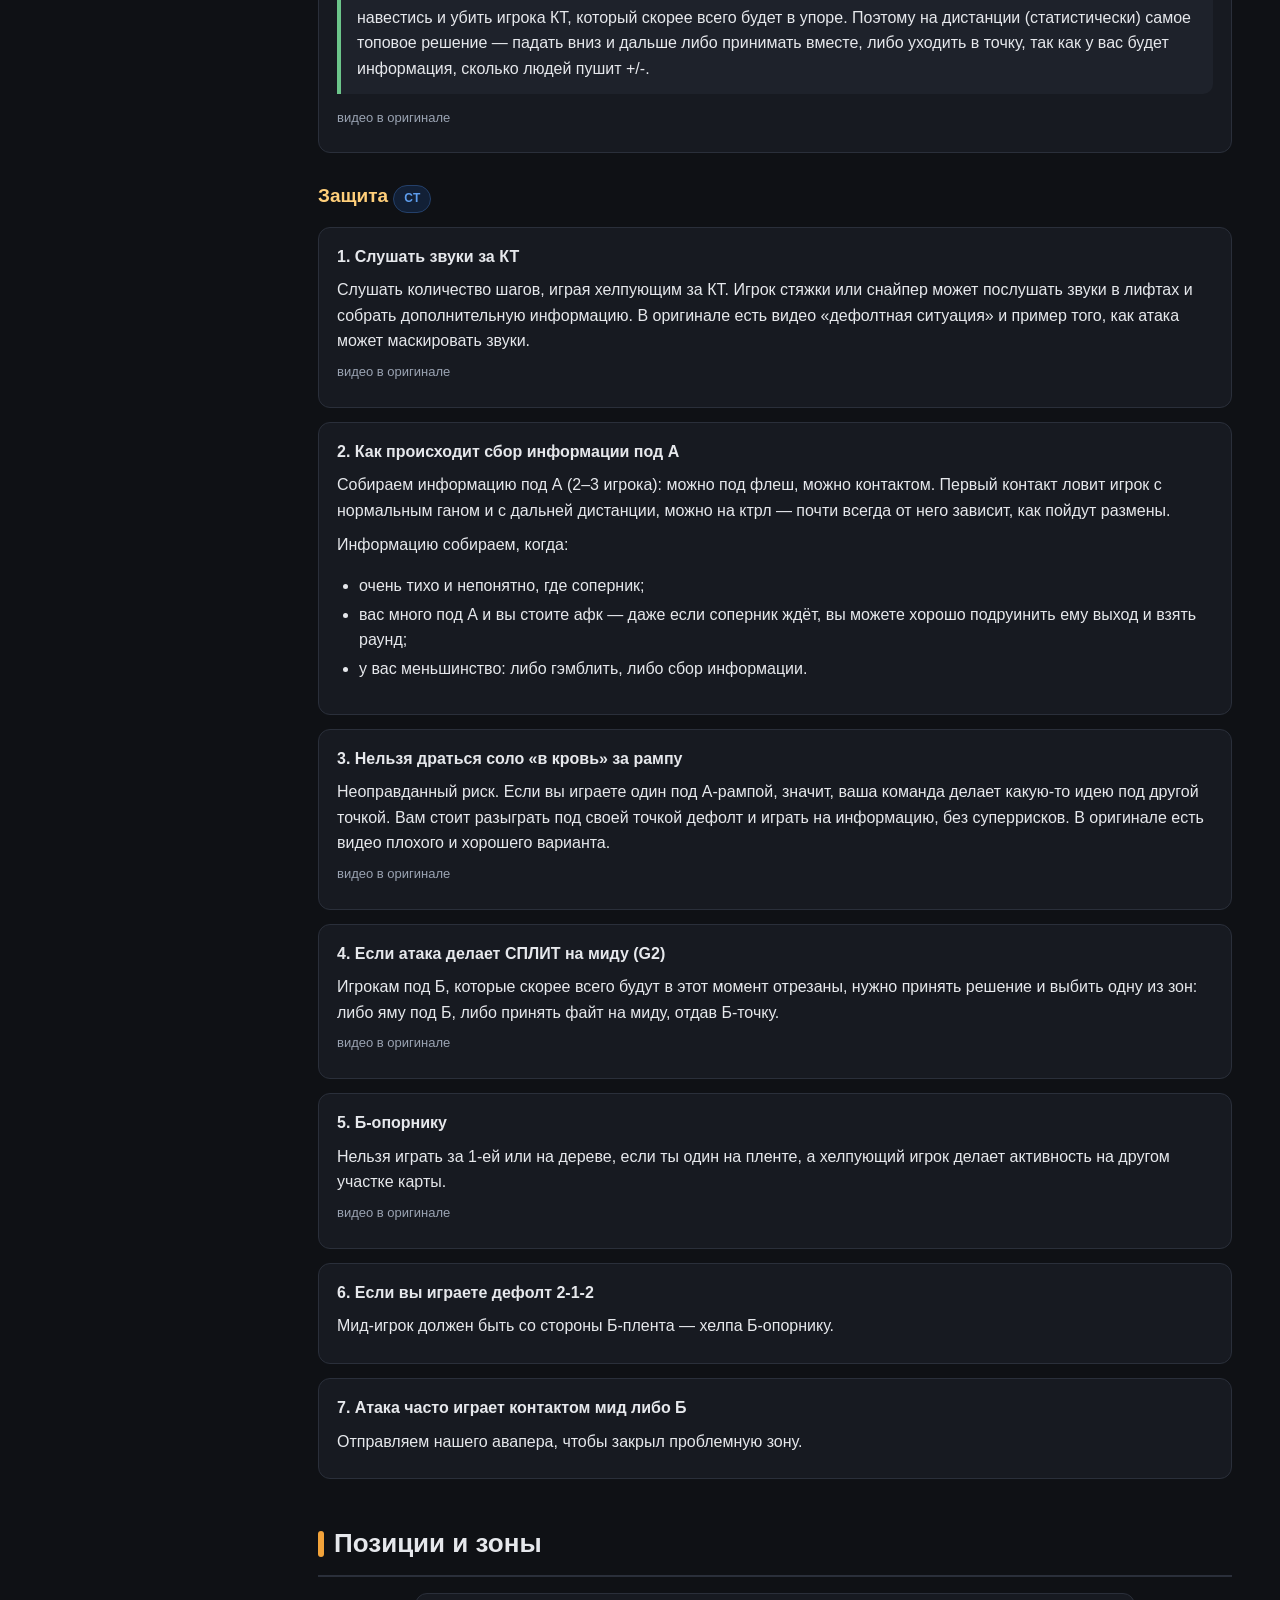
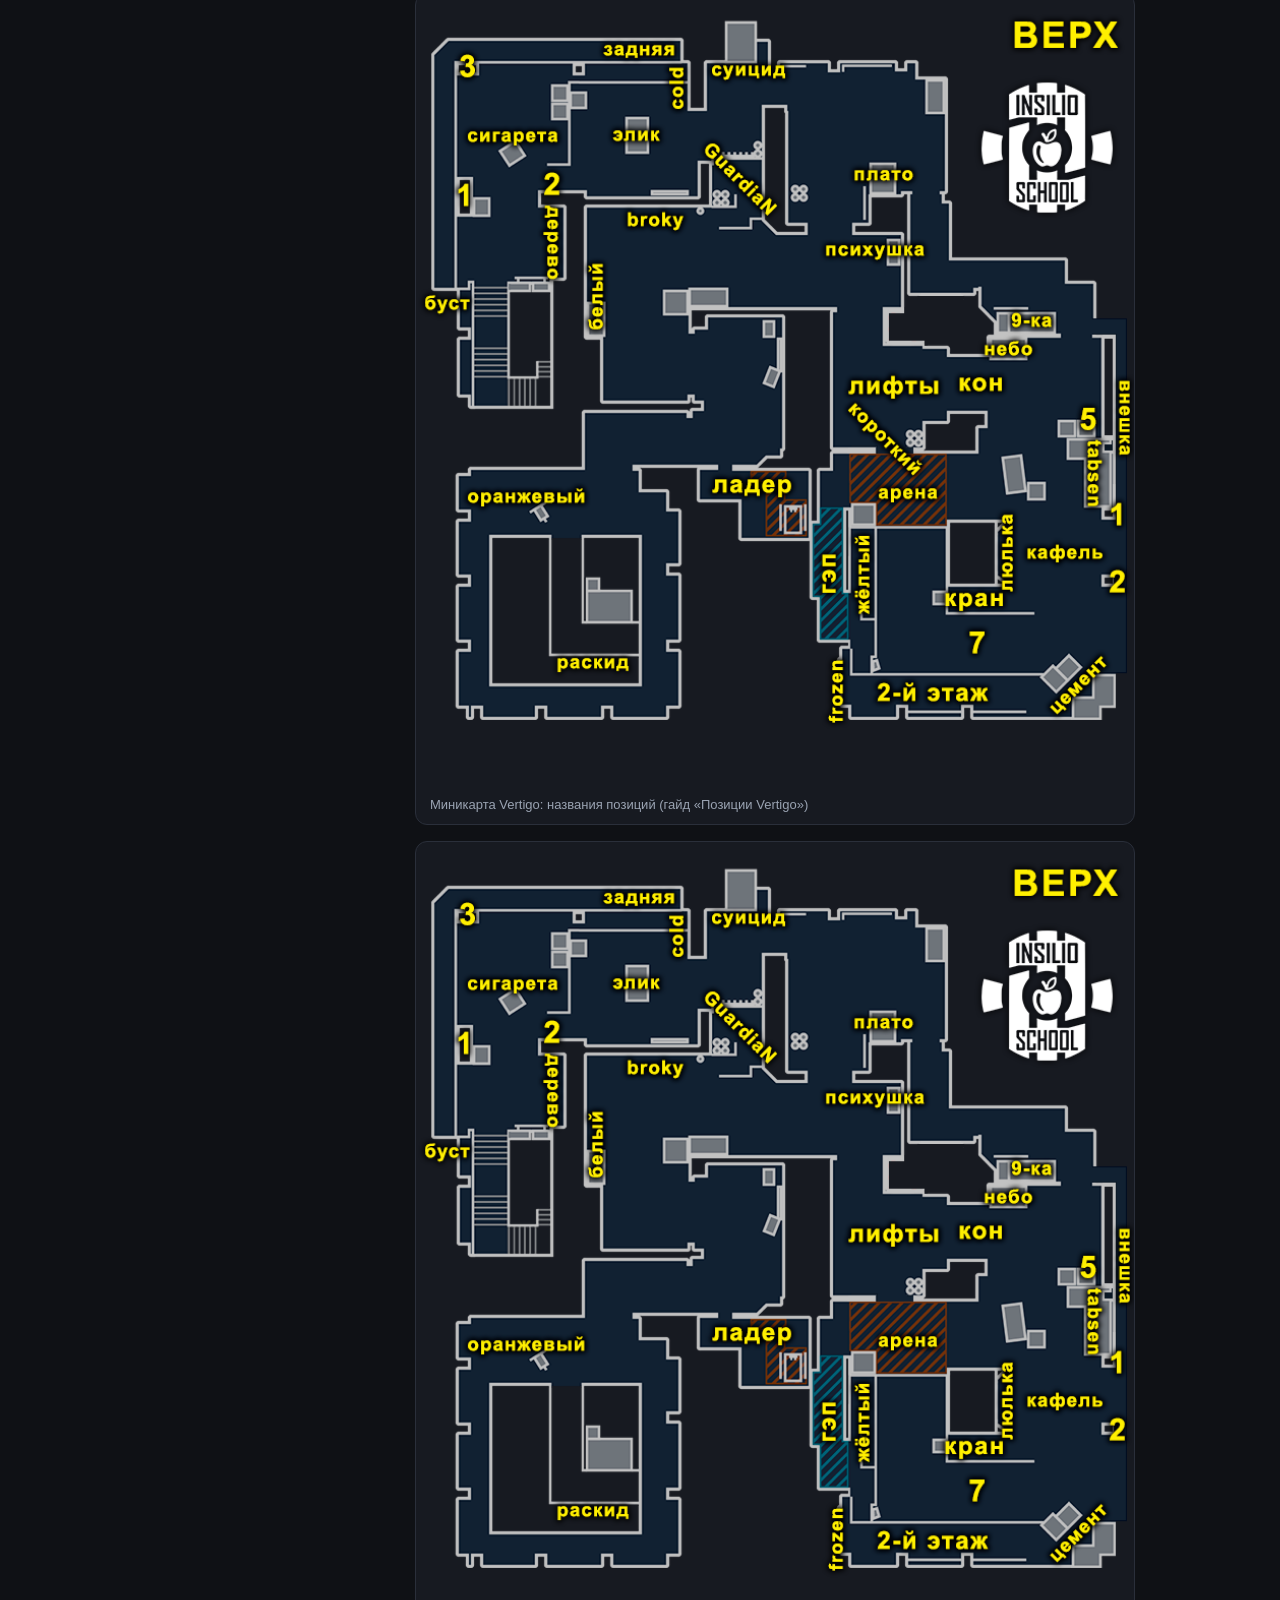
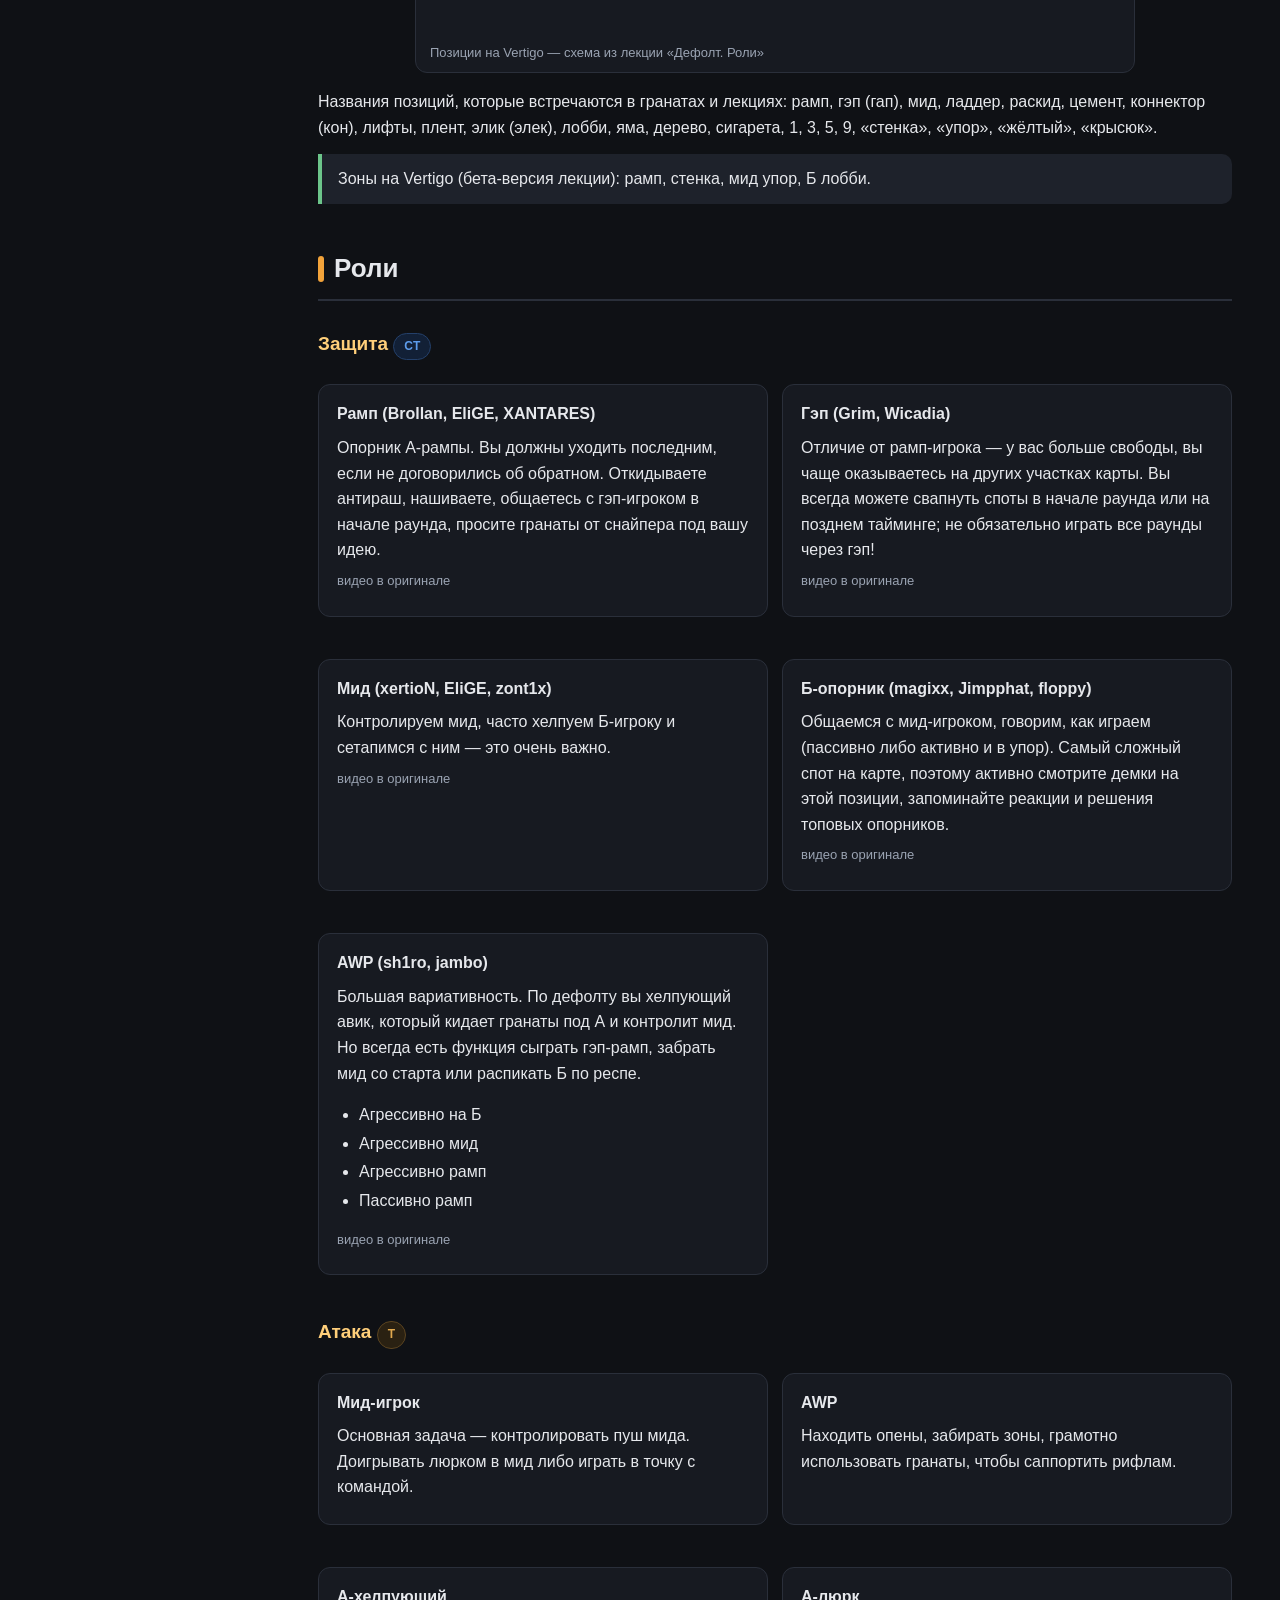
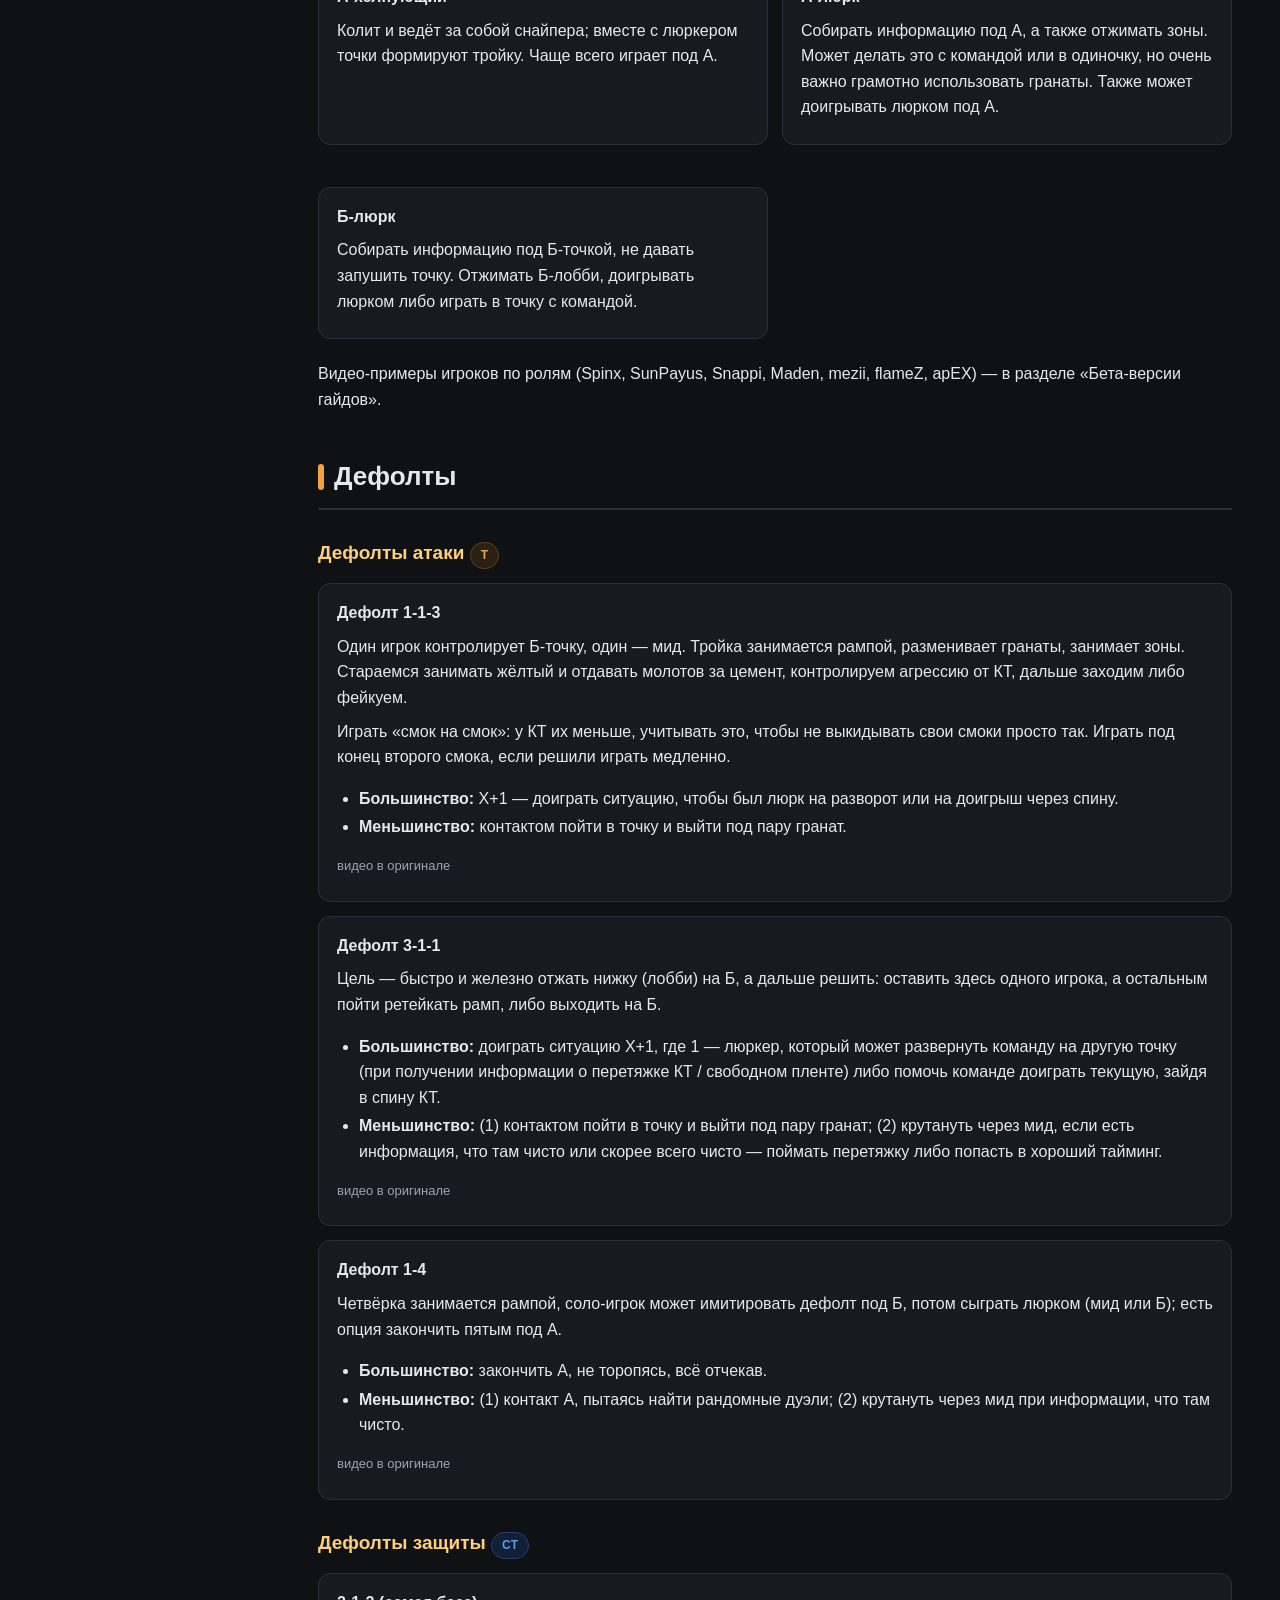
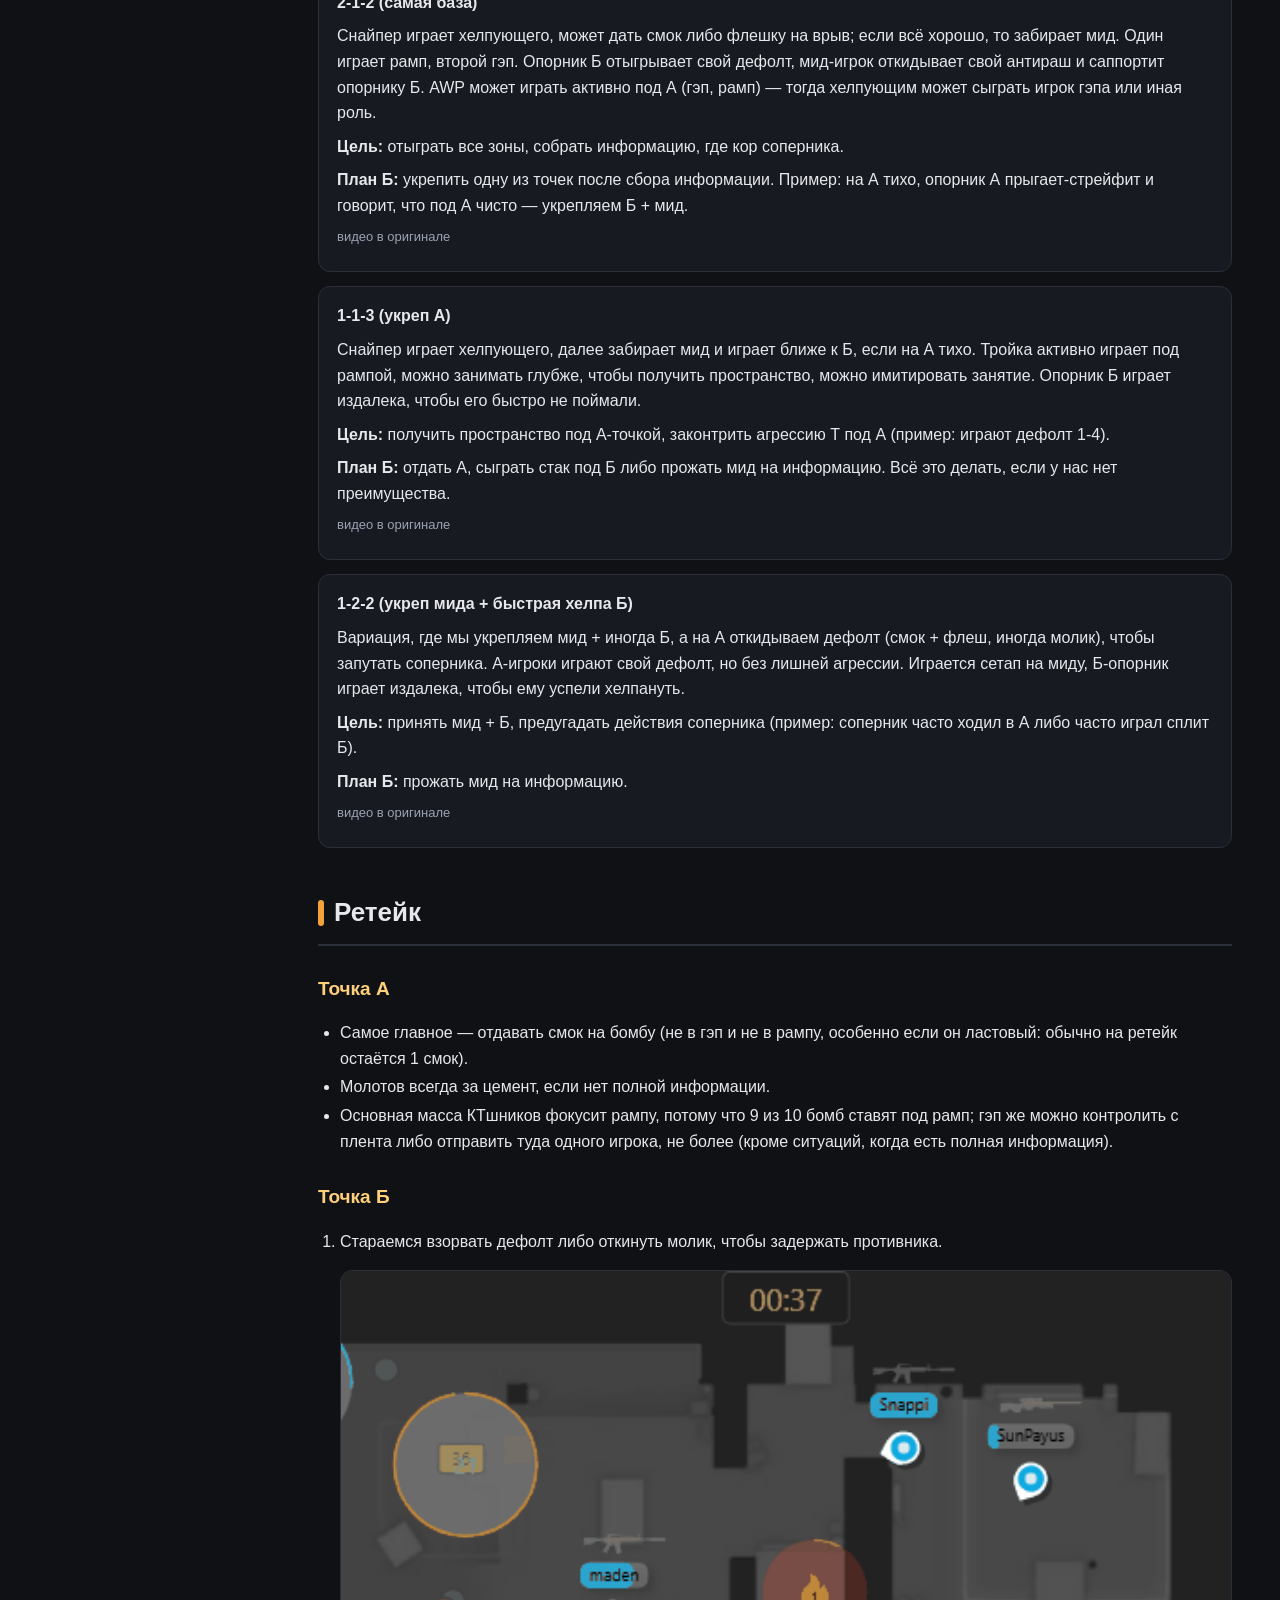
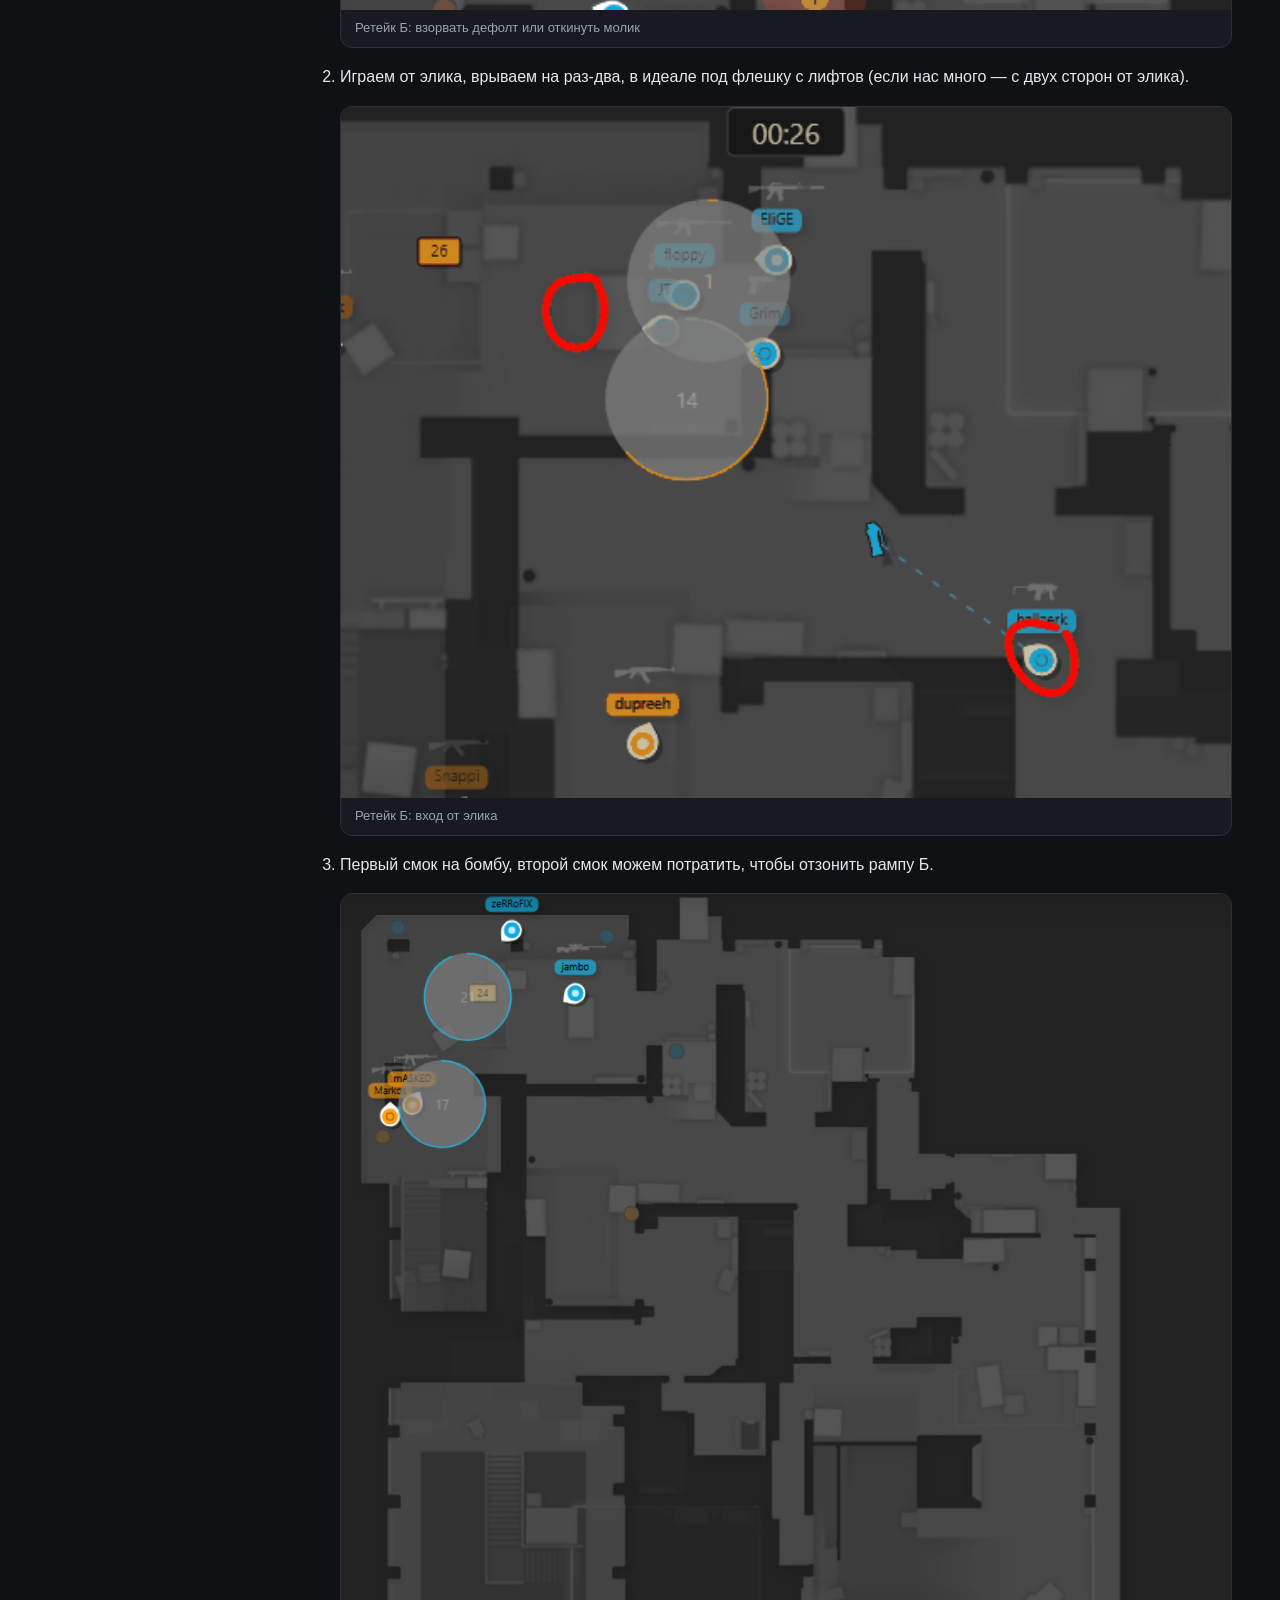
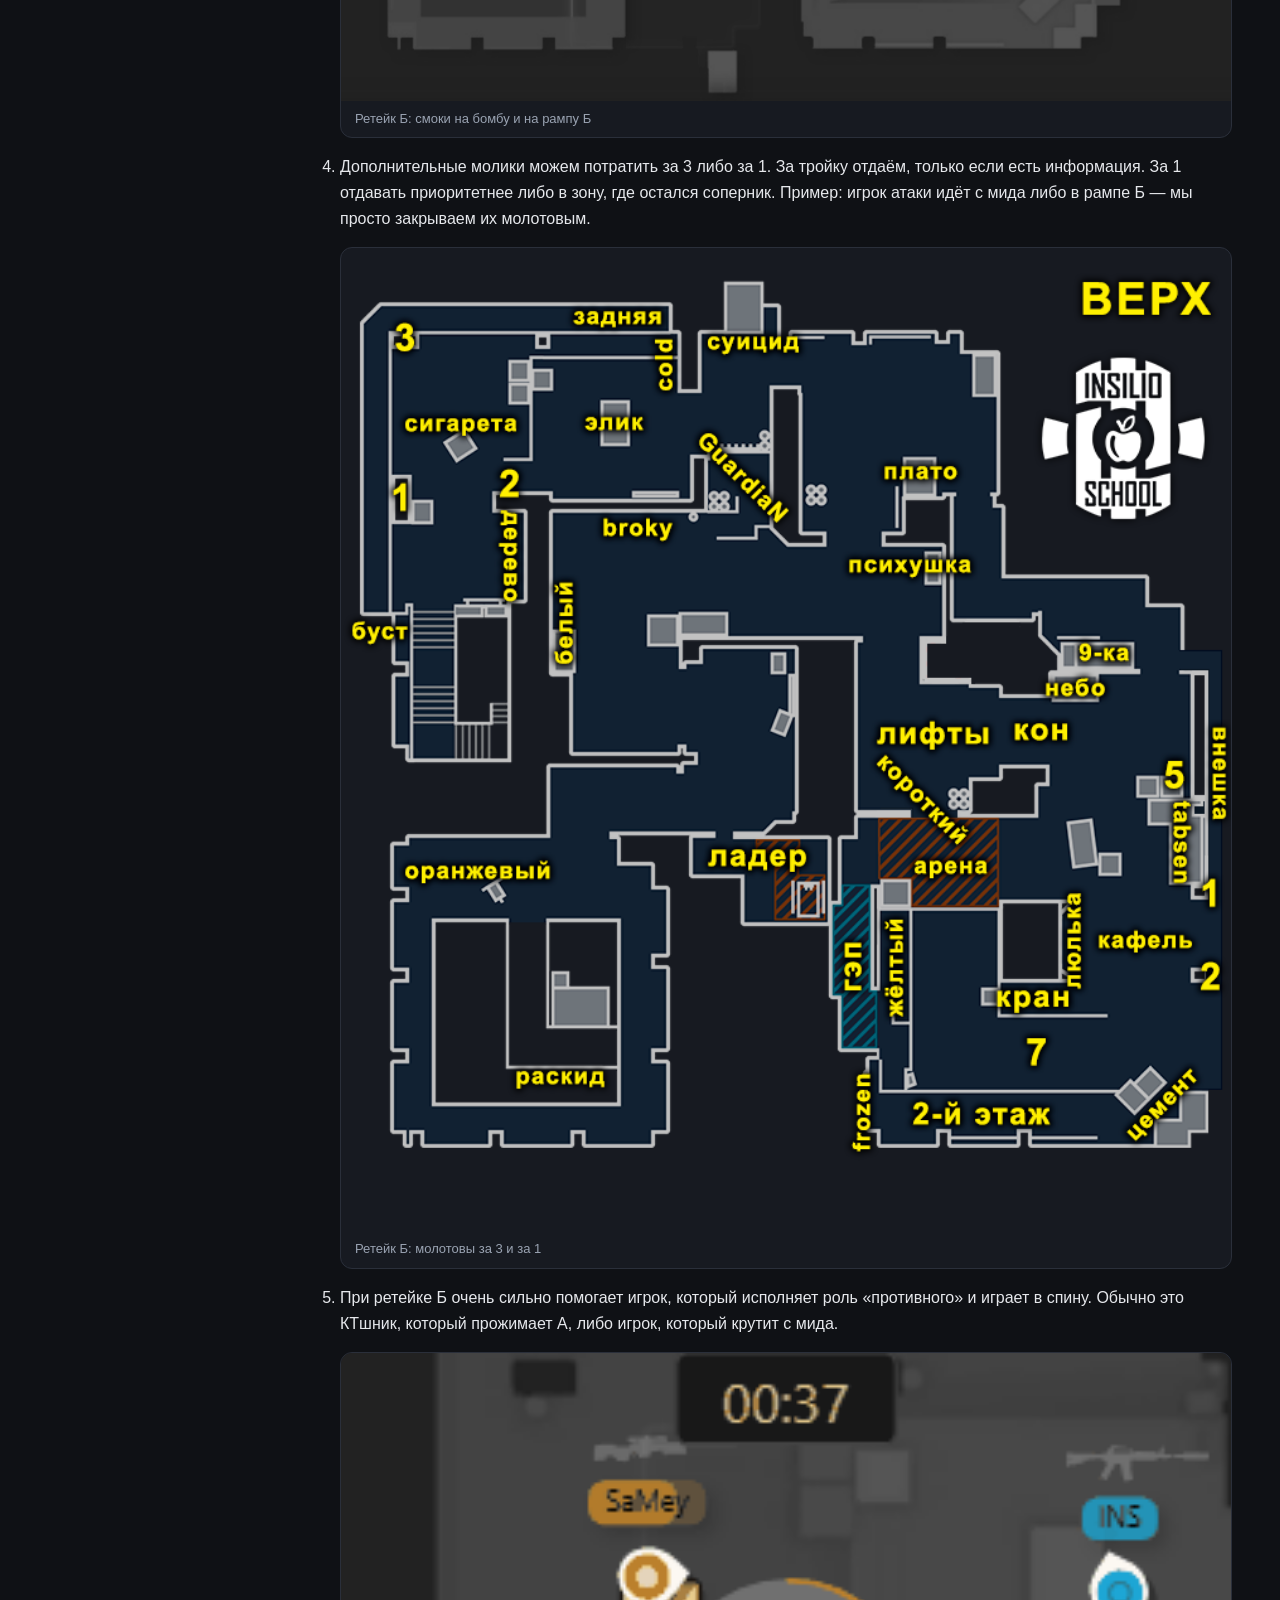
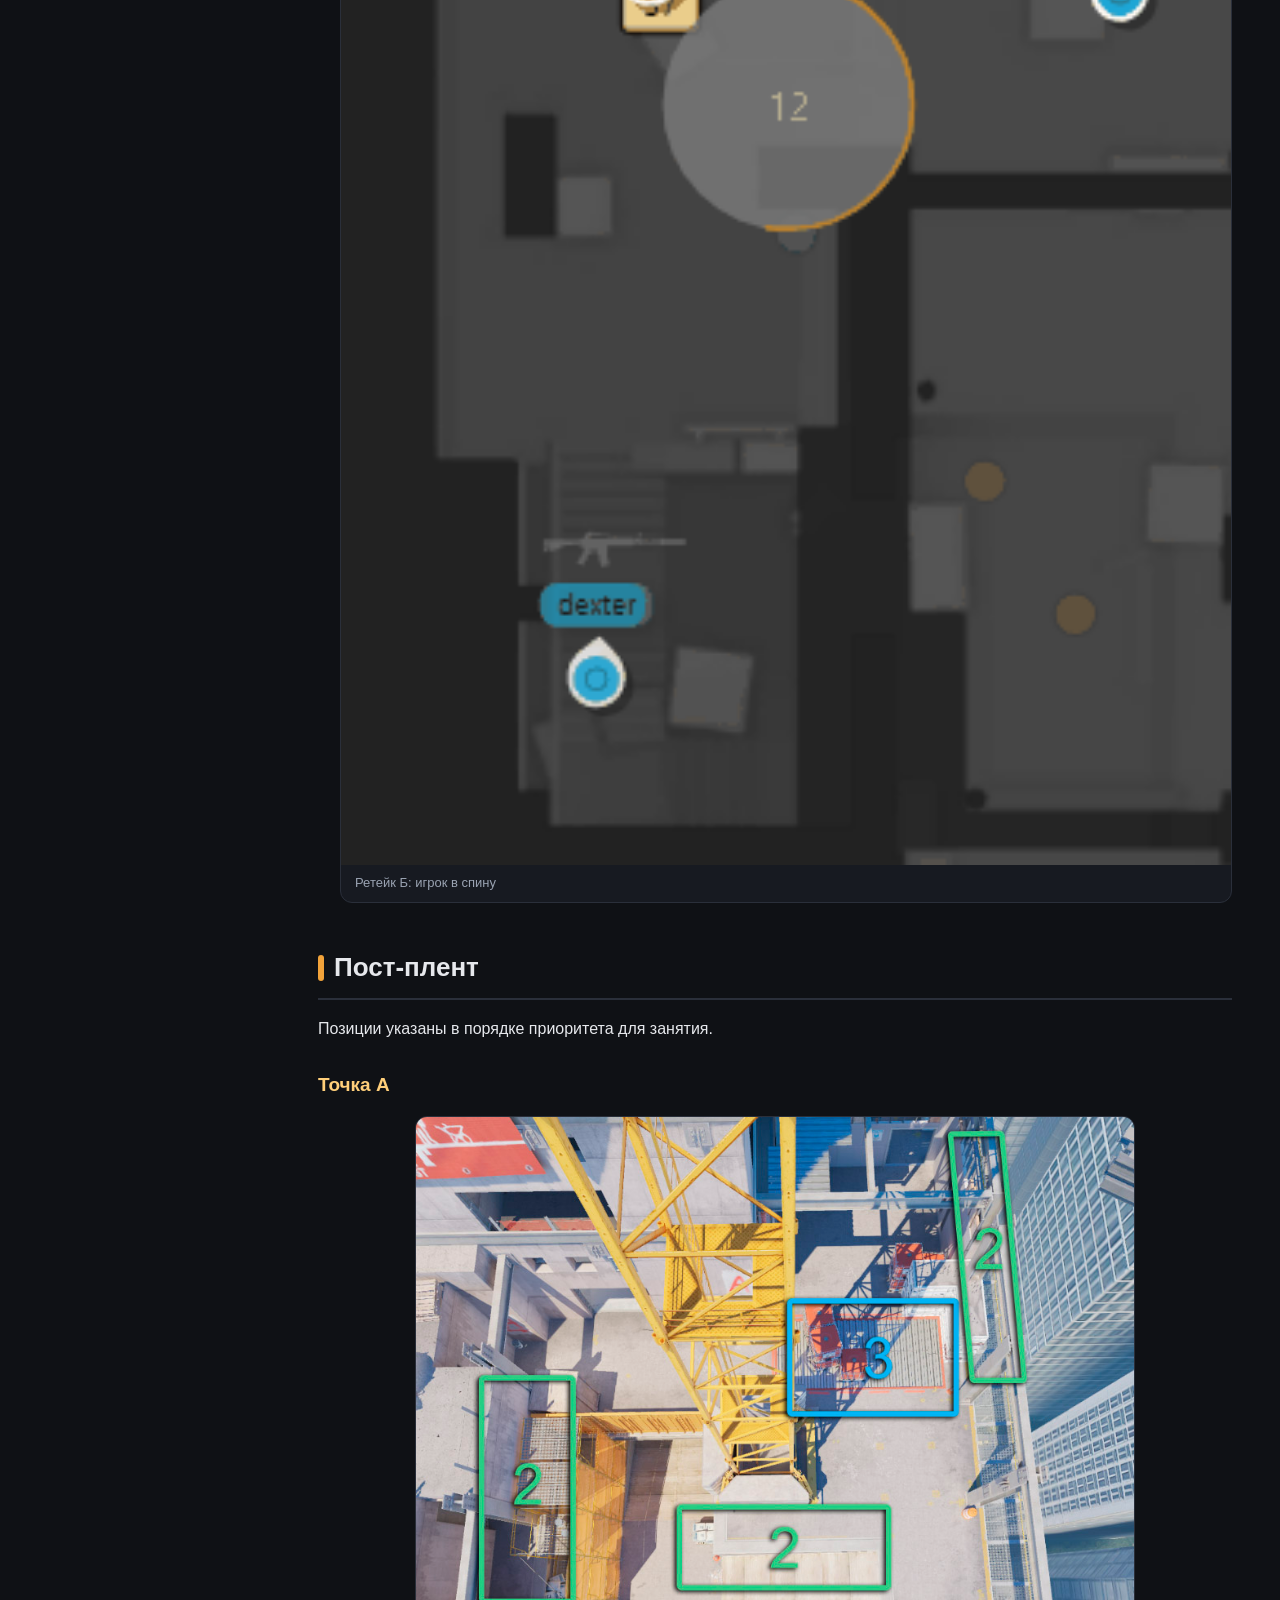
<file: Vertigo.html>
<!doctype html>
<html lang="ru">
<head>
<meta charset="utf-8">
<meta name="robots" content="noindex, nofollow">
<meta name="viewport" content="width=device-width, initial-scale=1">
<title>Vertigo — гайд CS2</title>
<link rel="stylesheet" href="assets/guide.css">
<script src="assets/guide.js" defer></script>
</head>
<body>
<div class="layout">
  <aside class="sidebar">
    <div class="brand">CS2 <span>гайды</span></div>
    <div class="sub">Vertigo · insilio</div>
    <nav>
      <a href="#terms">Термины и основы дефолта</a>
      <a href="#terms-intro" class="lvl2">Зачем нужен дефолт</a>
      <a href="#terms-three" class="lvl2">Три элемента дефолта</a>
      <a href="#terms-types" class="lvl2">Типы дефолтов</a>
      <a href="#rules">Общие правила</a>
      <a href="#rules-t" class="lvl2">Правила атаки</a>
      <a href="#rules-ct" class="lvl2">Правила защиты</a>
      <a href="#rules-map">Правила Vertigo</a>
      <a href="#rm-t" class="lvl2">Атака</a>
      <a href="#rm-ct" class="lvl2">Защита</a>
      <a href="#positions">Позиции и зоны</a>
      <a href="#roles">Роли</a>
      <a href="#roles-ct" class="lvl2">Защита</a>
      <a href="#roles-t" class="lvl2">Атака</a>
      <a href="#defaults">Дефолты</a>
      <a href="#def-t" class="lvl2">Дефолты атаки</a>
      <a href="#def-ct" class="lvl2">Дефолты защиты</a>
      <a href="#retake">Ретейк</a>
      <a href="#rt-a" class="lvl2">Точка А</a>
      <a href="#rt-b" class="lvl2">Точка Б</a>
      <a href="#postplant">Пост-плент</a>
      <a href="#pp-a" class="lvl2">Точка А</a>
      <a href="#pp-b" class="lvl2">Точка Б</a>
      <a href="#exits">Выходы</a>
      <a href="#ex-a" class="lvl2">Выход А</a>
      <a href="#ex-b" class="lvl2">Выход Б</a>
      <a href="#ex-split" class="lvl2">Сплит Б</a>
      <a href="#combos">Комбинации</a>
      <a href="#cb-ta" class="lvl2">За Т на А</a>
      <a href="#cb-tm" class="lvl2">За Т на миду</a>
      <a href="#cb-tb" class="lvl2">За Т на Б</a>
      <a href="#cb-cm" class="lvl2">За КТ на миду</a>
      <a href="#cb-cb" class="lvl2">За КТ на Б</a>
      <a href="#cb-ca" class="lvl2">За КТ на А</a>
      <a href="#strafes">Стрейфы и пики</a>
      <a href="#st-awp" class="lvl2">Пики против AWP</a>
      <a href="#st-repeek" class="lvl2">Грамотный распик</a>
      <a href="#timecodes">Записи лекций (таймкоды)</a>
      <a href="#tc1" class="lvl2">Лекция 1</a>
      <a href="#tc2" class="lvl2">Лекция 2</a>
      <a href="#tc3" class="lvl2">Лекция 3</a>
      <a href="#tc4" class="lvl2">Лекция 4</a>
      <a href="#beta">Бета-версии гайдов</a>
      <a href="#b-pos" class="lvl2">Позиции (бета)</a>
      <a href="#b-def" class="lvl2">Дефолты (бета)</a>
      <a href="#b-roles" class="lvl2">Роли с примерами</a>
      <a href="#b-rules" class="lvl2">Отличия в правилах</a>
      <a href="#b-combos" class="lvl2">Комбинации (бета)</a>
      <a href="#b-exec" class="lvl2">Execute (бета)</a>
      <a href="#b-tc" class="lvl2">Бета-таймкоды</a>
    </nav>
    <div class="maps">
      <a href="Mirage.html">Mirage</a><a href="Dust 2.html">Dust 2</a><a href="Inferno.html">Inferno</a>
      <a href="Nuke.html">Nuke</a><a href="Ancient.html">Ancient</a><a href="Anubis.html">Anubis</a>
      <a href="Vertigo.html">Vertigo</a><a href="Общее.html">Общее</a><a href="index.html">Все гайды</a>
    </div>
  </aside>
  <main>
    <header class="hero">
      <h1>Vertigo</h1>
      <p>Термины, правила, роли, дефолты, ретейки, пост-плент, выходы, комбинации и бета-материалы</p>
      <div class="chips"><span class="chip t">Атака (T)</span><span class="chip ct">Защита (CT)</span><span class="chip">27 страниц источника (13 основных + 14 бета)</span></div>
    </header>

    <section id="terms">
      <h2>Термины и основы дефолта</h2>

<p>Базовые понятия из первой лекции курса.</p>
<table><tr><th>Термин</th><th>Значение</th></tr>
<tr><td>Дефолт</td><td>Расположение игроков по карте во время обычного раунда. Часто играется для того, чтобы понять, как играет противник на карте или на каких-то её участках.</td></tr>
<tr><td>Кор (ядро)</td><td>Основная сила команды: расположение 3+ игроков, которые играют вместе.</td></tr>
<tr><td>Зоны карты</td><td>Места на карте, контроль которых в данном раунде и в данный игровой момент даёт преимущество.</td></tr>
<tr><td>3-1-1 (цифры)</td><td>Количество игроков под точкой А, на миду и на точке Б (очерёдность зависит от карты). На Vertigo это Б-Мид-А.</td></tr>
<tr><td>Контакт</td><td>Движение до первого столкновения с противником, при котором издаётся минимум шума и не используются гранаты.</td></tr>
<tr><td>Люрк</td><td>Игрок, отвечающий всегда за свою зону на карте. Если команда выходит через его зону, он чаще всего выходит первым. Если команда играет через другую зону — закрывает спину тиммейтам или играет в спину противникам через свою зону.</td></tr>
<tr><td>Микро</td><td>Умение контролировать своего персонажа: движение, аим, правильное использование гранат.</td></tr>
<tr><td>Макро</td><td>Умение понимать ситуацию в игре и принимать правильные решения: сыграть пассивно или агрессивно, быстро или медленно и т. п.</td></tr></table>
<h3 id="terms-intro">Зачем нужен дефолт</h3>
<p>Большинство хороших команд играют свои первые бай-раунды от дефолта, особенно если не знают, как играет соперник. Это проверенная временем тактика, чтобы не нарваться на задумки соперника. Качественные коллективы за счёт дефолта спокойно переигрывают многих соперников, ничего особо не выдумывая и не показывая скрытый пул своих заготовок.</p>
<h3 id="terms-three">Три элемента дефолта</h3>
<p>Дефолт делится на три отрезка времени, у каждого своя задача:</p>
<ol><li><b>Старт.</b> Собираем информацию и отжимаем зоны карты — получаем над ними контроль.</li>
<li><b>Середина.</b> Принимаем решение (мид-кол), куда идём дальше. Зону к этому моменту должны уже отжать либо в этот момент вести за неё борьбу.</li>
<li><b>Конец.</b> Постановка бомбы и пост-плент.</li></ol>
<h3 id="terms-types">Типы дефолтов</h3>
<div class="grid"><div class="card"><h4>Обычный</h4><p>Играем спокойно, от информации, не торопимся, отжимаем всё под гранаты и работаем вместе. При необходимости реагируем по информации, отменяем план и выходим туда, где соперник предлагает минимальное сопротивление.</p><p>Пример: КТ показывают агрессию на миду — для этого нужно минимум 2–3 КТшника, поэтому мы просто быстро реагируем в точку, если у нас есть возможность.</p></div>
<div class="card"><h4>Агрессивный</h4><p>Задача — отжать какую-то зону. Даже получив информацию, что КТ дерётся за мид, принимаем этот файт и деремся за нужную зону: главное — навестись на голову быстрее, чем оппонент.</p><p>При этом грамотно используем гранаты и двигаемся, а не просто бежим +w. Мы делаем это с умом, у нас есть мысль на раунд, которую мы пытаемся реализовать.</p></div></div>

    </section>

    <section id="rules">
      <h2>Общие правила</h2>

<h3 id="rules-t">Правила атаки</h3>
<ol><li>Если у защиты нет AWP — играть контактнее, меньше кидаем смоков.</li><li>На позднем тайминге, после разменов, играть через «центр карты» в контакт, без шума.</li><li>Первым играет большинство (core).</li><li>Люркеры должны контачить точки, если кор игроков плохо разменялся.</li><li>Ставить бомбу под тиммейта или под зону, из которой пришли.</li><li>Когда КТ начал дефать — считайте секунды.</li><li>При заходе на точку следим за кучностью, останавливайте тиммейта, если он далеко ушёл.</li><li>Считать смоки, которые тратит КТ.</li></ol>
<h3 id="rules-ct">Правила защиты</h3>
<ol><li>Последний смок всегда на бомбу.</li><li>Ситуации 2в1 играть вместе.</li><li>Первым играет большинство (на ретейк).</li><li>Нужно что-то делать в меньшинстве: вместе пушить или стакать, в общем — рисковать.</li><li>В большинстве нужно сыграть от зон, без особого риска, больше на чек / на стрейфе.</li><li>Играем против +W чудаков: тратим все антираш-гранаты, пикаем в ответ на средних таймингах.</li><li>Если под одной точкой агрессия, под другой надо играть на удержание и сейв.</li></ol>
<p style="color:var(--muted);font-size:13px">видео в оригинале</p>
<p>Для большинства правил в оригинале есть видеопримеры.</p>

    </section>

    <section id="rules-map">
      <h2>Правила Vertigo</h2>

<h3 id="rm-t">Атака <span class="chip t">T</span></h3>
<div class="card"><h4>1. Защита играет 2–3 под А и в начале кидает много гранат</h4>
<p>Они постоянно находят энтри за наш счёт или не отдают рампу. Перестраиваемся и начинаем играть слоу, размениваем их смоки на наши.</p>
<ul><li>Под конец первого КТ-смока тратим свой первый; на их второй тоже можем потратить свой второй. Если каким-то образом они дадут третий, мы должны быть уже готовы к ретейку рампы (зависит от таймингов; если они плохо кинули, можно и подождать).</li><li>Нужен смок + флешка на ретейк РАМПЫ.</li><li>Пока размениваем смоки под А, необходимо работать под другими точками: сделать выпад на миду либо буст, замутить комбинацию под Б. При этом под А достаточно 1–2 игроков, можно просто дропнуть смок А-игроку.</li></ul></div>
<div class="card"><h4>2. Когда отжимаем рампу за атаку под А</h4>
<p>Когда отжимаем рампу и готовим выход под А, необходим молик или 2 гранаты за цемент. Помнить об этом и сейвить / докупать гранаты для этого.</p><p style="color:var(--muted);font-size:13px">видео в оригинале</p></div>
<div class="card"><h4>3. Если не хотите умирать против пистолетов на миду</h4>
<p>Лучше падать вниз в респу как реакцию. Дальше поможет игрок с Б либо второй А.</p>
<div class="callout tip">Если КТшники делают хороший пуш мида под 2 флешки, их тяжело идеально задоджить, а потом ещё чётко навестись и убить игрока КТ, который скорее всего будет в упоре. Поэтому на дистанции (статистически) самое топовое решение — падать вниз и дальше либо принимать вместе, либо уходить в точку, так как у вас будет информация, сколько людей пушит +/-.</div><p style="color:var(--muted);font-size:13px">видео в оригинале</p></div>
<h3 id="rm-ct">Защита <span class="chip ct">CT</span></h3>
<div class="card"><h4>1. Слушать звуки за КТ</h4>
<p>Слушать количество шагов, играя хелпующим за КТ. Игрок стяжки или снайпер может послушать звуки в лифтах и собрать дополнительную информацию. В оригинале есть видео «дефолтная ситуация» и пример того, как атака может маскировать звуки.</p><p style="color:var(--muted);font-size:13px">видео в оригинале</p></div>
<div class="card"><h4>2. Как происходит сбор информации под А</h4>
<p>Собираем информацию под А (2–3 игрока): можно под флеш, можно контактом. Первый контакт ловит игрок с нормальным ганом и с дальней дистанции, можно на ктрл — почти всегда от него зависит, как пойдут размены.</p>
<p>Информацию собираем, когда:</p>
<ul><li>очень тихо и непонятно, где соперник;</li><li>вас много под А и вы стоите афк — даже если соперник ждёт, вы можете хорошо подруинить ему выход и взять раунд;</li><li>у вас меньшинство: либо гэмблить, либо сбор информации.</li></ul></div>
<div class="card"><h4>3. Нельзя драться соло «в кровь» за рампу</h4>
<p>Неоправданный риск. Если вы играете один под А-рампой, значит, ваша команда делает какую-то идею под другой точкой. Вам стоит разыграть под своей точкой дефолт и играть на информацию, без суперрисков. В оригинале есть видео плохого и хорошего варианта.</p><p style="color:var(--muted);font-size:13px">видео в оригинале</p></div>
<div class="card"><h4>4. Если атака делает СПЛИТ на миду (G2)</h4>
<p>Игрокам под Б, которые скорее всего будут в этот момент отрезаны, нужно принять решение и выбить одну из зон: либо яму под Б, либо принять файт на миду, отдав Б-точку.</p><p style="color:var(--muted);font-size:13px">видео в оригинале</p></div>
<div class="card"><h4>5. Б-опорнику</h4>
<p>Нельзя играть за 1-ей или на дереве, если ты один на пленте, а хелпующий игрок делает активность на другом участке карты.</p><p style="color:var(--muted);font-size:13px">видео в оригинале</p></div>
<div class="card"><h4>6. Если вы играете дефолт 2-1-2</h4><p>Мид-игрок должен быть со стороны Б-плента — хелпа Б-опорнику.</p></div>
<div class="card"><h4>7. Атака часто играет контактом мид либо Б</h4><p>Отправляем нашего авапера, чтобы закрыл проблемную зону.</p></div>

    </section>

    <section id="positions">
      <h2>Позиции и зоны</h2>

<figure class="minimap"><img src="assets/img/dc757f48f758154a5d828a5635ff2d8a.png" alt="Миникарта Vertigo: названия позиций (гайд «Позиции Vertigo»)" loading="lazy"><figcaption>Миникарта Vertigo: названия позиций (гайд «Позиции Vertigo»)</figcaption></figure>
<figure class="minimap"><img src="assets/img/d2d9931b79651c8e992f85ac11a3e7c3.png" alt="Позиции на Vertigo — схема из лекции «Дефолт. Роли»" loading="lazy"><figcaption>Позиции на Vertigo — схема из лекции «Дефолт. Роли»</figcaption></figure>
<p>Названия позиций, которые встречаются в гранатах и лекциях: рамп, гэп (гап), мид, ладдер, раскид, цемент, коннектор (кон), лифты, плент, элик (элек), лобби, яма, дерево, сигарета, 1, 3, 5, 9, «стенка», «упор», «жёлтый», «крысюк».</p>
<div class="callout tip">Зоны на Vertigo (бета-версия лекции): рамп, стенка, мид упор, Б лобби.</div>

    </section>

    <section id="roles">
      <h2>Роли</h2>

<h3 id="roles-ct">Защита <span class="chip ct">CT</span></h3>
<div class="grid">
<div class="card"><h4>Рамп (Brollan, EliGE, XANTARES)</h4><p>Опорник А-рампы. Вы должны уходить последним, если не договорились об обратном. Откидываете антираш, нашиваете, общаетесь с гэп-игроком в начале раунда, просите гранаты от снайпера под вашу идею.</p><p style="color:var(--muted);font-size:13px">видео в оригинале</p></div>
<div class="card"><h4>Гэп (Grim, Wicadia)</h4><p>Отличие от рамп-игрока — у вас больше свободы, вы чаще оказываетесь на других участках карты. Вы всегда можете свапнуть споты в начале раунда или на позднем тайминге; не обязательно играть все раунды через гэп!</p><p style="color:var(--muted);font-size:13px">видео в оригинале</p></div>
<div class="card"><h4>Мид (xertioN, EliGE, zont1x)</h4><p>Контролируем мид, часто хелпуем Б-игроку и сетапимся с ним — это очень важно.</p><p style="color:var(--muted);font-size:13px">видео в оригинале</p></div>
<div class="card"><h4>Б-опорник (magixx, Jimpphat, floppy)</h4><p>Общаемся с мид-игроком, говорим, как играем (пассивно либо активно и в упор). Самый сложный спот на карте, поэтому активно смотрите демки на этой позиции, запоминайте реакции и решения топовых опорников.</p><p style="color:var(--muted);font-size:13px">видео в оригинале</p></div>
<div class="card"><h4>AWP (sh1ro, jambo)</h4><p>Большая вариативность. По дефолту вы хелпующий авик, который кидает гранаты под А и контролит мид. Но всегда есть функция сыграть гэп-рамп, забрать мид со старта или распикать Б по респе.</p>
<ul><li>Агрессивно на Б</li><li>Агрессивно мид</li><li>Агрессивно рамп</li><li>Пассивно рамп</li></ul><p style="color:var(--muted);font-size:13px">видео в оригинале</p></div></div>
<h3 id="roles-t">Атака <span class="chip t">T</span></h3>
<div class="grid">
<div class="card"><h4>Мид-игрок</h4><p>Основная задача — контролировать пуш мида. Доигрывать люрком в мид либо играть в точку с командой.</p></div>
<div class="card"><h4>AWP</h4><p>Находить опены, забирать зоны, грамотно использовать гранаты, чтобы саппортить рифлам.</p></div>
<div class="card"><h4>А-хелпующий</h4><p>Колит и ведёт за собой снайпера; вместе с люркером точки формируют тройку. Чаще всего играет под А.</p></div>
<div class="card"><h4>А-люрк</h4><p>Собирать информацию под А, а также отжимать зоны. Может делать это с командой или в одиночку, но очень важно грамотно использовать гранаты. Также может доигрывать люрком под А.</p></div>
<div class="card"><h4>Б-люрк</h4><p>Собирать информацию под Б-точкой, не давать запушить точку. Отжимать Б-лобби, доигрывать люрком либо играть в точку с командой.</p></div></div>
<p>Видео-примеры игроков по ролям (Spinx, SunPayus, Snappi, Maden, mezii, flameZ, apEX) — в разделе «Бета-версии гайдов».</p>

    </section>

    <section id="defaults">
      <h2>Дефолты</h2>

<h3 id="def-t">Дефолты атаки <span class="chip t">T</span></h3>
<div class="card"><h4>Дефолт 1-1-3</h4>
<p>Один игрок контролирует Б-точку, один — мид. Тройка занимается рампой, разменивает гранаты, занимает зоны. Стараемся занимать жёлтый и отдавать молотов за цемент, контролируем агрессию от КТ, дальше заходим либо фейкуем.</p>
<p>Играть «смок на смок»: у КТ их меньше, учитывать это, чтобы не выкидывать свои смоки просто так. Играть под конец второго смока, если решили играть медленно.</p>
<ul><li><b>Большинство:</b> X+1 — доиграть ситуацию, чтобы был люрк на разворот или на доигрыш через спину.</li><li><b>Меньшинство:</b> контактом пойти в точку и выйти под пару гранат.</li></ul><p style="color:var(--muted);font-size:13px">видео в оригинале</p></div>
<div class="card"><h4>Дефолт 3-1-1</h4>
<p>Цель — быстро и железно отжать нижку (лобби) на Б, а дальше решить: оставить здесь одного игрока, а остальным пойти ретейкать рамп, либо выходить на Б.</p>
<ul><li><b>Большинство:</b> доиграть ситуацию X+1, где 1 — люркер, который может развернуть команду на другую точку (при получении информации о перетяжке КТ / свободном пленте) либо помочь команде доиграть текущую, зайдя в спину КТ.</li><li><b>Меньшинство:</b> (1) контактом пойти в точку и выйти под пару гранат; (2) крутануть через мид, если есть информация, что там чисто или скорее всего чисто — поймать перетяжку либо попасть в хороший тайминг.</li></ul><p style="color:var(--muted);font-size:13px">видео в оригинале</p></div>
<div class="card"><h4>Дефолт 1-4</h4>
<p>Четвёрка занимается рампой, соло-игрок может имитировать дефолт под Б, потом сыграть люрком (мид или Б); есть опция закончить пятым под А.</p>
<ul><li><b>Большинство:</b> закончить А, не торопясь, всё отчекав.</li><li><b>Меньшинство:</b> (1) контакт А, пытаясь найти рандомные дуэли; (2) крутануть через мид при информации, что там чисто.</li></ul><p style="color:var(--muted);font-size:13px">видео в оригинале</p></div>
<h3 id="def-ct">Дефолты защиты <span class="chip ct">CT</span></h3>
<div class="card"><h4>2-1-2 (самая база)</h4>
<p>Снайпер играет хелпующего, может дать смок либо флешку на врыв; если всё хорошо, то забирает мид. Один играет рамп, второй гэп. Опорник Б отыгрывает свой дефолт, мид-игрок откидывает свой антираш и саппортит опорнику Б. AWP может играть активно под А (гэп, рамп) — тогда хелпующим может сыграть игрок гэпа или иная роль.</p>
<p><b>Цель:</b> отыграть все зоны, собрать информацию, где кор соперника.</p>
<p><b>План Б:</b> укрепить одну из точек после сбора информации. Пример: на А тихо, опорник А прыгает-стрейфит и говорит, что под А чисто — укрепляем Б + мид.</p><p style="color:var(--muted);font-size:13px">видео в оригинале</p></div>
<div class="card"><h4>1-1-3 (укреп А)</h4>
<p>Снайпер играет хелпующего, далее забирает мид и играет ближе к Б, если на А тихо. Тройка активно играет под рампой, можно занимать глубже, чтобы получить пространство, можно имитировать занятие. Опорник Б играет издалека, чтобы его быстро не поймали.</p>
<p><b>Цель:</b> получить пространство под А-точкой, законтрить агрессию Т под А (пример: играют дефолт 1-4).</p>
<p><b>План Б:</b> отдать А, сыграть стак под Б либо прожать мид на информацию. Всё это делать, если у нас нет преимущества.</p><p style="color:var(--muted);font-size:13px">видео в оригинале</p></div>
<div class="card"><h4>1-2-2 (укреп мида + быстрая хелпа Б)</h4>
<p>Вариация, где мы укрепляем мид + иногда Б, а на А откидываем дефолт (смок + флеш, иногда молик), чтобы запутать соперника. А-игроки играют свой дефолт, но без лишней агрессии. Играется сетап на миду, Б-опорник играет издалека, чтобы ему успели хелпануть.</p>
<p><b>Цель:</b> принять мид + Б, предугадать действия соперника (пример: соперник часто ходил в А либо часто играл сплит Б).</p>
<p><b>План Б:</b> прожать мид на информацию.</p><p style="color:var(--muted);font-size:13px">видео в оригинале</p></div>

    </section>
    <section id="retake">
      <h2>Ретейк</h2>

<h3 id="rt-a">Точка А</h3>
<ul><li>Самое главное — отдавать смок на бомбу (не в гэп и не в рампу, особенно если он ластовый: обычно на ретейк остаётся 1 смок).</li><li>Молотов всегда за цемент, если нет полной информации.</li><li>Основная масса КТшников фокусит рампу, потому что 9 из 10 бомб ставят под рамп; гэп же можно контролить с плента либо отправить туда одного игрока, не более (кроме ситуаций, когда есть полная информация).</li></ul>
<h3 id="rt-b">Точка Б</h3>
<ol>
<li>Стараемся взорвать дефолт либо откинуть молик, чтобы задержать противника.<figure><img src="assets/img/3648c6aad1d590f20a38f75d3535b215.gif" alt="Ретейк Б: взорвать дефолт или откинуть молик" loading="lazy"><figcaption>Ретейк Б: взорвать дефолт или откинуть молик</figcaption></figure></li>
<li>Играем от элика, врываем на раз-два, в идеале под флешку с лифтов (если нас много — с двух сторон от элика).<figure><img src="assets/img/e48973c62c9fe8bce136328ce6e57df0.gif" alt="Ретейк Б: вход от элика" loading="lazy"><figcaption>Ретейк Б: вход от элика</figcaption></figure></li>
<li>Первый смок на бомбу, второй смок можем потратить, чтобы отзонить рампу Б.<figure><img src="assets/img/49c86f45c1b800af4fac510d4edaabf2.png" alt="Ретейк Б: смоки на бомбу и на рампу Б" loading="lazy"><figcaption>Ретейк Б: смоки на бомбу и на рампу Б</figcaption></figure></li>
<li>Дополнительные молики можем потратить за 3 либо за 1. За тройку отдаём, только если есть информация. За 1 отдавать приоритетнее либо в зону, где остался соперник. Пример: игрок атаки идёт с мида либо в рампе Б — мы просто закрываем их молотовым.<figure><img src="assets/img/cec43e20b6041de0c3c4975605af1328.png" alt="Ретейк Б: молотовы за 3 и за 1" loading="lazy"><figcaption>Ретейк Б: молотовы за 3 и за 1</figcaption></figure></li>
<li>При ретейке Б очень сильно помогает игрок, который исполняет роль «противного» и играет в спину. Обычно это КТшник, который прожимает А, либо игрок, который крутит с мида.<figure><img src="assets/img/f813c5b31e11b0aa805ffa9d3c00e5a2.gif" alt="Ретейк Б: игрок в спину" loading="lazy"><figcaption>Ретейк Б: игрок в спину</figcaption></figure></li></ol>

    </section>

    <section id="postplant">
      <h2>Пост-плент</h2>

<p>Позиции указаны в порядке приоритета для занятия.</p>
<h3 id="pp-a">Точка А</h3>
<figure class="minimap"><img src="assets/img/7ef5934cb42d4718a501804edea988ab.jpg" alt="Пост-плент на А: позиции в порядке приоритета" loading="lazy"><figcaption>Пост-плент на А: позиции в порядке приоритета</figcaption></figure>
<h3 id="pp-b">Точка Б</h3>
<figure class="minimap"><img src="assets/img/8731fed994662d9276517f8137202f96.jpg" alt="Пост-плент на Б: стрелками показаны позиции, которые при одновременном занятии усиливают друг друга" loading="lazy"><figcaption>Пост-плент на Б: стрелками показаны позиции, которые при одновременном занятии усиливают друг друга</figcaption></figure>

    </section>

    <section id="exits">
      <h2>Выходы</h2>

<h3 id="ex-a">Выход А <span class="chip t">T</span></h3>
<p>Занимаем рамп, отдаём молотов за цемент. Дальше тратим смок в лифты + смок в плент. Большинство играет через рампу, меньшинство в гэпе (обычно 1 игрок). Действуем по контакту игроков с рампы, не летим вперёд. Отдаём молотов внешка, заходим всегда под 2 флешки: общая + под заход.</p><p style="color:var(--muted);font-size:13px">видео в оригинале</p>
<h3 id="ex-b">Выход Б <span class="chip t">T</span></h3>
<p>Тратим молик на крысюк, отдаём смок лево + право, кидаем молотовы (единица, тройка, дефолт). Кидаем общую флешку, а также на заход.</p>
<div class="callout tip">Есть выходы, где команды кидают смоки, потом молотовы. Но можно отдать молотов и потом накидывать смоки — под это энтрифрагер должен начать играть чуть раньше, чтобы подловить КТшника, который будет тушить или убегать.</div><p style="color:var(--muted);font-size:13px">видео в оригинале</p>
<h3 id="ex-split">Сплит Б <span class="chip t">T</span></h3>
<p>Играем 1 (Б) — 4 (мид). Отдаём смок в лифты, всегда даётся энтри-флешка, чтобы подловить мид-игрока, и две флешки на заход («фишечные»), молотов + смок в КТ, чтобы не могли убить в спину. Игрок, который играет соло, не торопится и ждёт контакта от большинства, ловит опорника, который может отдавать Б-плент.</p><p style="color:var(--muted);font-size:13px">видео в оригинале</p>
<p>Расширенные разборы выходов (А по левой, А под 2 смока, Б, мид-Б G2) — в разделе «Бета-версии гайдов».</p>

    </section>

    <section id="combos">
      <h2>Комбинации</h2>

<p>Комбинация — действия двух или более игроков, решающих определённую тактическую задачу в процессе игры. Благодаря комбинациям игра становится вариативнее: можно давать лёгкие фраги, спокойно отжимать важные зоны и побеждать в раундах. Здесь только базовые комбинации, проверенные временем и игроками; искать комбинации легко — достаточно смотреть демки.</p>
<h3 id="cb-ta">За Т на А</h3><div class="grid">
<div class="card"><h4>Нико-мув под А <span class="chip t">T</span></h4><p>Нужно, чтобы законтрили гэп и дал флешку мид-игрок. Ваша задача — фулл-фокусом убить КТшника слева от вас. Можно попросить отдать молик-смок в гэп. Всегда нужен саппорт, который прикроет гэп / 2 этаж в лейте, пока вы распикиваете лево.</p><p style="color:var(--muted);font-size:13px">видео в оригинале</p></div>
<div class="card"><h4>Святые ХЕ рамп <span class="chip t">T</span></h4><p>Базовый мув, работает и сейчас. КТ часто играют в рампе — отдаём в смок «на раз-два» ХЕ.</p><p style="color:var(--muted);font-size:13px">видео в оригинале</p></div>
<div class="card"><h4>Флешка «База» <span class="chip t">T</span></h4><p>Самая обычная флешка, необходимая для занятия рампы А. Используем её в том числе для ретейка в лейте.</p><p style="color:var(--muted);font-size:13px">видео в оригинале</p></div>
<div class="card"><h4>Занятие под молик <span class="chip t">T</span></h4><p>С мида летит молик + флеш, под это занимаем рамп, полностью отрезая гэп. Хорошо стакается с флешкой «База».</p><p style="color:var(--muted);font-size:13px">видео в оригинале</p></div></div>
<h3 id="cb-tm">За Т на миду</h3><div class="grid">
<div class="card"><h4>Резкий мид <span class="chip t">T</span></h4><p>Флешки, чтобы подловить сетап от КТ на миду. Отлично работает на форсе: можно бежать + стрелять, найти энтри и реализовать ган дальше.</p><p style="color:var(--muted);font-size:13px">видео в оригинале</p></div>
<div class="card"><h4>Буст мид <span class="chip t">T</span></h4><p>Основной буст, помогающий контролировать мид.</p><p style="color:var(--muted);font-size:13px">видео в оригинале</p></div>
<div class="card"><h4>Один нашивает, другой слушает <span class="chip t">T</span></h4><p>Мид-игрок шьёт с ладдера, а Б-игрок слушает результат нашива. На мид можно взять ещё напарника, чтобы тот потом сразу пошёл дальше.</p><p style="color:var(--muted);font-size:13px">видео в оригинале</p></div>
<div class="card"><h4>Три буста на миду <span class="chip t">T</span></h4><ol><li>На железе (деф)</li><li>Под ящиком, почти в упор (деф)</li><li>Бразильский — ран-буст на ящик</li></ol><p>Таймкоды видео: 0:05 — буст на железе, 0:15 — под ящиком, 0:23 — бразильский ран-буст.</p><p style="color:var(--muted);font-size:13px">видео в оригинале</p></div></div>
<h3 id="cb-tb">За Т на Б</h3><div class="grid">
<div class="card"><h4>Олеговский буст <span class="chip t">T</span></h4><p>Энтри под Б, дальше доиграть.</p><p style="color:var(--muted);font-size:13px">видео в оригинале</p></div>
<div class="card"><h4>Инста-буст дерево <span class="chip t">T</span></h4><p>После того как резко отжали Б-яму, можно сразу сделать буст под дерево; обычно используется один раз за карту.</p><p style="color:var(--muted);font-size:13px">видео в оригинале</p></div></div>
<h3 id="cb-cm">За КТ на миду</h3><div class="grid">
<div class="card"><h4>Укрепление мида <span class="chip ct">CT</span></h4><p>Формат из дефолта 2-2-1 — комбинация, чтобы принять раннюю агрессию на миду от атаки.</p><p style="color:var(--muted);font-size:13px">видео в оригинале</p></div>
<div class="card"><h4>Второе укрепление <span class="chip ct">CT</span></h4><p>Вариация пассивнее, но с потенциалом быстрой хелпы Б; главное — правильно сесть. Игрок, который находится сверху, курирует игрока под ним.</p><p style="color:var(--muted);font-size:13px">видео в оригинале</p></div>
<div class="card"><h4>Агрессивный сетап под AWP <span class="chip ct">CT</span></h4><p>Хороший вариант быстро найти энтри на миду, особенно против афк мид-игроков.</p><p style="color:var(--muted);font-size:13px">видео в оригинале</p></div>
<div class="card"><h4>Лучшая флешка для мида от КТ <span class="chip ct">CT</span></h4><p>Этой комбинацией всегда собираем информацию по миду; хорошо работает после 1:20 (тайминг).</p><p style="color:var(--muted);font-size:13px">видео в оригинале</p></div></div>
<h3 id="cb-cb">За КТ на Б</h3><div class="grid">
<div class="card"><h4>Б-шный ран-бустик <span class="chip ct">CT</span></h4><p>Виртуозный вариант; делать очень трудно, но если натренировать, можно удивить активного Б-игрока атаки — редко кто такое ожидает.</p><p style="color:var(--muted);font-size:13px">видео в оригинале</p></div>
<div class="card"><h4>Форс-буст <span class="chip ct">CT</span></h4><p>Вариант реализовать 1–2 засейвленных гана.</p><p style="color:var(--muted);font-size:13px">видео в оригинале</p></div>
<div class="card"><h4>Сбор информации под Б <span class="chip ct">CT</span></h4><p>Комбинация, чтобы зачистить Б-рамп и собрать информацию.</p><p style="color:var(--muted);font-size:13px">видео в оригинале</p></div>
<div class="card"><h4>Старт 3 Б <span class="chip ct">CT</span></h4><p>Идея — законтрить дефолт-агрессию Б. Один игрок идёт в упор, доджит в тайминг флешку от Т; второй пикает и далее играет на размен. Задача третьего — сыграть в размен, если всё будет очень плохо. Есть вариант подкинуть ХЕ в ноги сопернику.</p><p style="color:var(--muted);font-size:13px">видео в оригинале</p></div>
<div class="card"><h4>Сетап AWP + рифла под Б <span class="chip ct">CT</span></h4><p>Есть ещё более агрессивный вариант, где AWP по первой респе падает вниз.</p><p style="color:var(--muted);font-size:13px">видео в оригинале</p></div></div>
<h3 id="cb-ca">За КТ на А</h3><div class="grid">
<div class="card"><h4>Буст в пленте А <span class="chip ct">CT</span></h4><p>Топовый вариант, если не успеваем прожать рамп для информации: играем от плента, и этот буст часто не ожидают. Главное — играть на 1–2 килла, не более; лучше сразу падать после первого и играть в пленте-лифтах.</p><p style="color:var(--muted);font-size:13px">видео в оригинале</p></div>
<div class="card"><h4>Сбор инфы под А <span class="chip ct">CT</span></h4><p>Самый простой и сейвовый вариант под А, чтобы собрать информацию. КТ-сторона Vertigo — это про сбор информации.</p><p style="color:var(--muted);font-size:13px">видео в оригинале</p></div>
<div class="card"><h4>Кран <span class="chip ct">CT</span></h4><p>Комба для энтри по свободному А-игроку.</p><p style="color:var(--muted);font-size:13px">видео в оригинале</p></div>
<div class="card"><h4>Супер-база <span class="chip ct">CT</span></h4><p>Кто не делал этот буст — родителей в школу (цитата лектора).</p><p style="color:var(--muted);font-size:13px">видео в оригинале</p></div>
<div class="card"><h4>3D-буст <span class="chip ct">CT</span></h4><p>Обычно делают на форсах, очень старый бустик.</p><p style="color:var(--muted);font-size:13px">видео в оригинале</p></div></div>
<p>Парные и соло комбинации бета-версии лекции (Испанский мув, буст слева, рефреш-мув, Немига и др.) — в разделе «Бета-версии гайдов».</p>

    </section>

    <section id="strafes">
      <h2>Стрейфы и пики</h2>

<p>Материал бета-лекции 3.1. У каждого движения в игре есть инерция: когда мы останавливаемся, персонажа немного несёт дальше, и если в этот момент начать стрелять, пуля улетит рандомно. Чтобы погасить инерцию, используем один из видов стрейфов.</p>
<div class="grid">
<div class="card"><h4>1. Контрстрейф</h4><p>Нужно просто вовремя нажать кнопку. Идём влево (<kbd>A</kbd>) — для контрстрейфа нажимаем вправо (<kbd>D</kbd>). Работает не только в стороны, но и вперёд/назад.</p><p style="color:var(--muted);font-size:13px">видео в оригинале</p></div>
<div class="card"><h4>2. Микро-стрейфы</h4><p>Самый сложный стрейф на дистанции, требует очень большой концентрации, но очень эффективен, особенно за КТ: вас сложнее убить, модель постоянно движется, и соперник при выходе легко промахивается — голова для него в движении.</p><p style="color:var(--muted);font-size:13px">видео в оригинале</p></div>
<div class="card"><h4>3. Лонгстрейф</h4><p>Широкий выход, очень эффективный против AWP; главное — не забывать в конце гасить скорость.</p><p style="color:var(--muted);font-size:13px">видео в оригинале</p></div>
<div class="card"><h4>4. Хантарес-пик</h4><p>Резкий выход с префаером на любую из позиций; главное — скушать инерцию.</p><p style="color:var(--muted);font-size:13px">видео в оригинале</p></div>
<div class="card"><h4>5. Ax1le-дакшот</h4><p>Пик с использованием <kbd>Ctrl</kbd>, но не до конца: мы как бы немного садимся, и соперник может наводиться как на игрока, который пикает на контре, но на самом деле мы пикаем стоя.</p><p style="color:var(--muted);font-size:13px">видео в оригинале</p></div></div>
<h3 id="st-awp">Пики против AWP</h3>
<p>Против AWP стараемся выходить на широком либо делать выпады. В оригинале есть видео «как не надо» (на коротком) и «как надо» (на длинном).</p><p style="color:var(--muted);font-size:13px">видео в оригинале</p>
<h3 id="st-repeek">Грамотный распик</h3>
<p>Открываемся не под все позиции сразу: шанс убить больше, но главное — повышаем шанс выжить. Когда мало ХП и рядом есть спот, стараемся играть от головы — так повышаем шанс выжить и дать килл, принести импакт команде.</p>
<h4>Риски при распиках</h4>
<ul><li><b>Оружие.</b> Чем хуже оружие, тем сложнее распикать некоторые споты.</li><li><b>Время.</b> Многие даже очень хорошие игроки не обращают на это внимания и начинают распикиваться, когда уже нужно выходить и рисковать. Команда вгоняет себя в таймер и может не успеть поставить бомбу или делает это в спешке в последней трети раунда.</li><li><b>ХП (здоровье).</b> Мало ХП — вылетаем вперёд на размен, создаём спейс команде и даём спокойно доиграть раунд.</li></ul>
<p>Примеры распиков рампы и гэпа — в видео оригинала.</p><p style="color:var(--muted);font-size:13px">видео в оригинале</p>

    </section>
    <section id="timecodes">
      <h2>Записи лекций (таймкоды)</h2>

<p>Записи основного курса. Видео в оригинале; в источнике доступны только оглавления с таймкодами. Часть таймкодов — организационные вопросы и ответы, они оставлены для полноты.</p>
<h3 id="tc1">Лекция 1. Дефолт. Роли (запись от 19 октября)</h3><table><tr><th>Время</th><th>Тема</th></tr><tr><td>0:00</td><td>Начало</td></tr><tr><td>3:50</td><td>Начало лекции</td></tr><tr><td>4:24</td><td>Почему вертиго?</td></tr><tr><td>7:05</td><td>Термины</td></tr><tr><td>8:10</td><td>Что такое дефолт</td></tr><tr><td>8:53</td><td>Три элемента дефолта</td></tr><tr><td>11:35</td><td>Типы дефолтов</td></tr><tr><td>12:23</td><td>Позиции</td></tr><tr><td>13:18</td><td>Дефолты атаки</td></tr><tr><td>13:42</td><td>Почему вертиго пикают реже и чьи демки на вертиго смотреть</td></tr><tr><td>15:03</td><td>Дефолт 1-1-3</td></tr><tr><td>19:03</td><td>Дефолт 3-1-1</td></tr><tr><td>24:29</td><td>Дефолт 1-4</td></tr><tr><td>28:04</td><td>Дефолты защиты</td></tr><tr><td>28:18</td><td>Дефолт 2-1-2 (самая база)</td></tr><tr><td>33:28</td><td>Дефолт 1-1-3 (укреп А)</td></tr><tr><td>36:10</td><td>Дефолт 1-2-2 (укреп мида + быстрая хелпа)</td></tr><tr><td>38:10</td><td>Роли защиты</td></tr><tr><td>38:16</td><td>Рамп</td></tr><tr><td>40:24</td><td>Гэп</td></tr><tr><td>41:41</td><td>Мид</td></tr><tr><td>43:08</td><td>Б опорник</td></tr><tr><td>44:01</td><td>AWP (агрессивно на Б/миду/рампе, пассивно на рампе)</td></tr><tr><td>45:44</td><td>Роли атаки</td></tr><tr><td>46:41</td><td>Домашнее задание</td></tr><tr><td>48:06</td><td>Ответы на вопросы</td></tr><tr><td>48:27</td><td>&quot;Может ли снайпер играть на люрке?&quot;</td></tr><tr><td>49:12</td><td>Про мерч и форму</td></tr><tr><td>50:34</td><td>&quot;Как играть если фейсит уже не рейтят?&quot;</td></tr><tr><td>51:10</td><td>&quot;Что если группа не полностью собрана?&quot;</td></tr><tr><td>51:20</td><td>Много быстрых вопросов</td></tr><tr><td>53:04</td><td>&quot;Как снайпер может играть за атаку?&quot;</td></tr><tr><td>54:12</td><td>Про перезапуск школы</td></tr><tr><td>55:01</td><td>&quot;Как должен играть капитан авик?&quot;</td></tr><tr><td>55:49</td><td>&quot;Каким образом организуются праки?&quot;</td></tr><tr><td>56:29</td><td>&quot;Что делать если на А за КТ промазал дым на рампу?&quot;</td></tr><tr><td>56:58</td><td>Про занятие ладдера ктшниками</td></tr><tr><td>59:20</td><td>Как проходит практика</td></tr><tr><td>1:00:29</td><td>&quot;Вторым снайпером стоит играть?&quot;</td></tr><tr><td>1:00:44</td><td>Про видосы на сайте</td></tr><tr><td>1:01:44</td><td>Почему нельзя купить гайды и записи старых курсов</td></tr><tr><td>1:02:55</td><td>Когда будет школьный турнир</td></tr><tr><td>1:03:30</td><td>&quot;Какая роль подходит тем, кто хочет меньше стреляться?&quot;</td></tr><tr><td>1:04:17</td><td>&quot;За КТ для занятия лучше давать смок в рампу или в гэп?&quot;</td></tr><tr><td>1:05:23</td><td>&quot;Дым кран не рейтится?&quot;</td></tr><tr><td>1:05:41</td><td>Про смок в гэп/рампу, только теперь за атаку</td></tr><tr><td>1:06:23</td><td>&quot;Как распределиться по карте, когда играешь фейсит втроем?&quot;</td></tr><tr><td>1:07:17</td><td>Конец лекции</td></tr></table>
<h3 id="tc2">Лекция 2. Ретейк. Пост-плент. Выход (запись от 26 октября)</h3><table><tr><th>Время</th><th>Тема</th></tr><tr><td>0:00</td><td>Начало</td></tr><tr><td>1:00</td><td>Про тикеты и призы</td></tr><tr><td>2:45</td><td>Про будущие обновы</td></tr><tr><td>3:40</td><td>Второй слот у тренера</td></tr><tr><td>4:40</td><td>Начало лекции</td></tr><tr><td>4:58</td><td>Ретейк А</td></tr><tr><td>5:50</td><td>Смок на бомбу</td></tr><tr><td>9:18</td><td>Молотов за цемент</td></tr><tr><td>10:41</td><td>Как распределяться при ретейке А</td></tr><tr><td>14:05</td><td>Ретейк Б</td></tr><tr><td>14:20</td><td>Взорвать дефолт или откинуть молик</td></tr><tr><td>16:33</td><td>Играть от элека, врываться на раз-два</td></tr><tr><td>18:58</td><td>Первый смок на бомбу, второй - чтоб отзонить рампу</td></tr><tr><td>20:23</td><td>Давать молики за 3 или за 1</td></tr><tr><td>23:57</td><td>Игрок в спине</td></tr><tr><td>27:44</td><td>Пост-плент</td></tr><tr><td>28:12</td><td>Точка А</td></tr><tr><td>30:34</td><td>Точка Б</td></tr><tr><td>33:00</td><td>Выходы</td></tr><tr><td>33:20</td><td>Выход А</td></tr><tr><td>39:44</td><td>Выход Б</td></tr><tr><td>43:47</td><td>Сплит Б</td></tr><tr><td>49:12</td><td>Домашнее задание</td></tr><tr><td>50:07</td><td>Ответы на вопросы</td></tr><tr><td>50:58</td><td>В чем мета на вертиго</td></tr><tr><td>52:28</td><td>Про капитанское обучение</td></tr><tr><td>52:41</td><td>Про смоки на Б</td></tr><tr><td>53:00</td><td>Как играть за атаку, если не выиграли первые 5 раундов</td></tr><tr><td>55:19</td><td>Будет ли курс по комментированию</td></tr><tr><td>56:57</td><td>Что важно при просмотре демок с хлтв</td></tr><tr><td>58:34</td><td>Какая лучшая позиция для соло фасика</td></tr><tr><td>58:48</td><td>Про молики на Б</td></tr><tr><td>1:00:00</td><td>Как лучше тренить механику</td></tr><tr><td>1:01:40</td><td>Как остановить чела в рампе</td></tr><tr><td>1:03:10</td><td>Как колить на кэпе и не проседать по стате</td></tr><tr><td>1:04:47</td><td>Тонкость при занятии элека</td></tr><tr><td>1:05:57</td><td>Как играть на роли капитана, когда летишь 4-10</td></tr><tr><td>1:08:40</td><td>Конец лекции</td></tr></table>
<h3 id="tc3">Лекция 3. Комбинации (запись от 2 ноября)</h3><table><tr><th>Время</th><th>Тема</th></tr><tr><td>0:00</td><td>Начало</td></tr><tr><td>2:14</td><td>Начало лекции</td></tr><tr><td>3:20</td><td>Комбинации за Т на А</td></tr><tr><td>3:40</td><td>Нико мув под А</td></tr><tr><td>5:18</td><td>Святые ХЕ рамп</td></tr><tr><td>6:05</td><td>Флешка &quot;База&quot;</td></tr><tr><td>6:52</td><td>Занятие под молик</td></tr><tr><td>8:01</td><td>Комбинации за Т на Миду</td></tr><tr><td>8:15</td><td>Резкий мид</td></tr><tr><td>9:46</td><td>Буст мид</td></tr><tr><td>10:40</td><td>Один нашивает, другой слушает</td></tr><tr><td>13:03</td><td>Три буста на миду</td></tr><tr><td>14:20</td><td>Комбинации за Т на Б</td></tr><tr><td>14:31</td><td>Олеговский буст</td></tr><tr><td>15:25</td><td>Инста буст дерево</td></tr><tr><td>17:30</td><td>Комбинации за КТ на Миду</td></tr><tr><td>17:58</td><td>Укрепление мида</td></tr><tr><td>19:05</td><td>Второе укрепление</td></tr><tr><td>20:40</td><td>Агрессивный сетап под AWP</td></tr><tr><td>22:12</td><td>Лучшая флешка для мида от КТ</td></tr><tr><td>24:25</td><td>Комбинации за КТ на Б</td></tr><tr><td>24:30</td><td>Б-шный ранбуст</td></tr><tr><td>25:10</td><td>Форс буст</td></tr><tr><td>25:33</td><td>Сбор информации под Б</td></tr><tr><td>27:04</td><td>Старт 3 Б</td></tr><tr><td>28:48</td><td>Сетап AWP+Рифла под Б</td></tr><tr><td>29:30</td><td>Комбинации за КТ на А</td></tr><tr><td>29:42</td><td>Буст в пленте А</td></tr><tr><td>30:30</td><td>Сбор информации под А</td></tr><tr><td>31:09</td><td>Кран</td></tr><tr><td>32:20</td><td>Супер база</td></tr><tr><td>32:33</td><td>3D буст</td></tr><tr><td>33:32</td><td>Домашнее задание</td></tr><tr><td>34:10</td><td>Ответы на вопросы</td></tr><tr><td>35:41</td><td>По поводу знакомств в киберспорте</td></tr><tr><td>37:35</td><td>Будет ли перерабатываться система топа школы</td></tr><tr><td>39:38</td><td>Про турнир</td></tr><tr><td>40:34</td><td>&quot;Повторять карты в след. году планируется?&quot;</td></tr><tr><td>41:30</td><td>Про вертиго на фейсите</td></tr><tr><td>45:00</td><td>Конец лекции</td></tr></table>
<h3 id="tc4">Лекция 4. Общие правила. Правила Vertigo (запись от 9 ноября)</h3><table><tr><th>Время</th><th>Тема</th></tr><tr><td>0:00</td><td>Начало</td></tr><tr><td>1:21</td><td>План школы до конца года</td></tr><tr><td>3:17</td><td>Видео с zorte</td></tr><tr><td>5:57</td><td>Начало лекции</td></tr><tr><td>6:50</td><td>Правила атаки</td></tr><tr><td>7:00</td><td>#1 Если у защиты нет AWP - играть контактнее, меньше кидаем смоков</td></tr><tr><td>7:40</td><td>#2 На позднем тайминге, после разменов, играть через &quot;центр карты&quot; в контакт, без шума</td></tr><tr><td>9:50</td><td>#3 Первым играет большинство (core)</td></tr><tr><td>11:54</td><td>#4 Люркеры должны контачить точки, если кор игроков плохо разменялся</td></tr><tr><td>12:30</td><td>#5 Ставить бомбу под тиммейта или под зону из которой пришли</td></tr><tr><td>13:42</td><td>#6 Когда КТ начал дефать - считайте секунды</td></tr><tr><td>15:16</td><td>#7 При заходе на точку следим за кучностью, останавливайте тиммейта, если он далеко ушёл</td></tr><tr><td>16:34</td><td>#8 Считать смоки, которые тратит КТ.</td></tr><tr><td>17:09</td><td>Правила защиты</td></tr><tr><td>17:20</td><td>#1 Последний смок всегда на бомбу</td></tr><tr><td>18:48</td><td>#2 Ситуации 2в1 играть вместе</td></tr><tr><td>19:42</td><td>#3 Первым играет большинство (на ретейк)</td></tr><tr><td>20:02</td><td>#4 Нужно что-то делать в меньшинстве, вместе пушить или стакать, в общем рисковать</td></tr><tr><td>21:05</td><td>#5 В большинстве нужно сыграть от зон, без особого риска больше на чек/на стрейфе</td></tr><tr><td>22:14</td><td>#6 Играем против +W чудаков, тратим все антираш гранаты, пикаем в ответ на средних таймингах</td></tr><tr><td>23:53</td><td>#7 Если под одной точкой агрессия, под другой надо играть на удержание и сейв</td></tr><tr><td>25:30</td><td>Правила Vertigo. Атака</td></tr><tr><td>25:42</td><td>#1 Защита играет 2-3 под А и вначале кидают много гранат</td></tr><tr><td>30:35</td><td>#2 Когда отжимаем рампу за атаку под А</td></tr><tr><td>31:45</td><td>#3 Если не хотите умирать против пистолетов на миду</td></tr><tr><td>32:23</td><td>Правила Vertigo. Защита</td></tr><tr><td>32:30</td><td>#1 Слушать звуки за КТ</td></tr><tr><td>34:45</td><td>#2 Как происходит сбор информации под А</td></tr><tr><td>38:18</td><td>#3 Нельзя драться соло в кровь за рампу</td></tr><tr><td>39:31</td><td>#4 Если атака делает СПЛИТ на миду (G2)</td></tr><tr><td>41:39</td><td>#5 Б-опорнику</td></tr><tr><td>42:32</td><td>#6 Если вы играете дефолт 2-1-2</td></tr><tr><td>43:02</td><td>#7 Атака часто играет контактом мид, либо Б</td></tr><tr><td>43:38</td><td>Домашнее задание</td></tr><tr><td>44:00</td><td>Ответы на вопросы</td></tr><tr><td>44:36</td><td>Почему эта лекция была последней</td></tr><tr><td>45:17</td><td>Когда и как проходит розыгрыш за тикеты</td></tr><tr><td>45:47</td><td>Про курсы капитанов, менеджеров и комментаторов</td></tr><tr><td>46:37</td><td>Как работает скидка за топ тренера по приросту эло</td></tr><tr><td>46:55</td><td>Когда начнется следующий курс</td></tr><tr><td>47:31</td><td>Про нововведения (рейтинг)</td></tr><tr><td>47:57</td><td>Еще про обучение комментаторов</td></tr><tr><td>49:21</td><td>Про следующую карту (саму карту не назовут)</td></tr><tr><td>49:57</td><td>Когда будут футболки</td></tr><tr><td>50:57</td><td>Если меняешь тир - меняется твой тренер?</td></tr><tr><td>51:20</td><td>Повторяющиеся вопросы</td></tr><tr><td>56:20</td><td>Кто будет вести лекции на следующем курсе</td></tr><tr><td>57:24</td><td>Конец лекции</td></tr></table>

    </section>

    <section id="beta">
      <h2>Бета-версии гайдов</h2>

<p>Материалы первого (бета) потока школы (февраль–апрель 2024). Они пересекаются с основным курсом; здесь собрано то, что отличается или отсутствует выше.</p>
<h3 id="b-pos">Позиции и зоны (бета)</h3>
<figure class="minimap"><img src="assets/img/12ef1aac548707e2d792e9a388c4363d.png" alt="Миникарта Vertigo: позиции (бета-версия гайда)" loading="lazy"><figcaption>Миникарта Vertigo: позиции (бета-версия гайда)</figcaption></figure>
<figure class="minimap"><img src="assets/img/2ba4c5c1946eb0cafa4718a997958233.png" alt="Позиции на Vertigo — схема из бета-лекции 1" loading="lazy"><figcaption>Позиции на Vertigo — схема из бета-лекции 1</figcaption></figure>
<h3 id="b-def">Дефолты (бета-лекция 1)</h3>
<p>Отличие в терминах: «3-1-1 — количество игроков под точкой Б, на миду и на точке A (очерёдность зависит от карты)»; термин «Люрк» в бета-версии не выделен.</p>
<div class="card"><h4>Дефолт 1-1-3</h4><figure><img src="assets/img/a91739f60095a416f74352fc7edf507c.png" alt="Схема дефолта 1-1-3 (бета)" loading="lazy"><figcaption>Схема дефолта 1-1-3 (бета)</figcaption></figure>
<p>Слоу-дефолт: по одному человеку смотрят мид и Б, тройка играет на рампе. Рамп лучше не рашить, а играть от ситуации. Идеал — отжать рамп, jks и дать молик цемент. Играть «смок на смок»: у КТ их меньше. Под конец 2-го смока играть, если решили играть слоу и умираете на первых таймингах на рампе. Мидер и Б-шник стоят афк.</p>
<ul><li><b>Большинство:</b> X+1, где 1 — люркер, способный развернуть команду на другую точку или зайти в спину КТ.</li><li><b>Меньшинство:</b> контактом пойти в точку и выйти под пару гранат.</li></ul></div>
<div class="card"><h4>Дефолт 3-1-1</h4><figure><img src="assets/img/1cb5803f54f1c864f1587d30c6899c8a.png" alt="Схема дефолта 3-1-1 (бета)" loading="lazy"><figcaption>Схема дефолта 3-1-1 (бета)</figcaption></figure>
<p>Цель — быстро и железно отжать нижку (лобби) на Б и решить: оставить здесь одного, остальным ретейкать рамп, либо выходить на Б. <b>Играется, когда КТ очень сильно рейтит А-точку, постоянно стартует 2+ на А и тратит много гранат.</b></p>
<ul><li><b>Большинство:</b> X+1 (люркер разворачивает команду или заходит в спину).</li><li><b>Меньшинство:</b> контактом в точку под пару гранат, либо крутануть через мид, если там скорее всего чисто.</li></ul></div>
<div class="card"><h4>Дефолт 1-4</h4><figure><img src="assets/img/693005b46ce0cce001c7c711d8a5e6c9.png" alt="Схема дефолта 1-4 (бета)" loading="lazy"><figcaption>Схема дефолта 1-4 (бета)</figcaption></figure>
<p>Люркер мид, или Б, или за рампой стоит в углу, а 4 человека занимают рамп.</p>
<ul><li><b>Большинство:</b> закончить А, не торопясь всё отчекав.</li><li><b>Меньшинство:</b> контакт А в поиске рандомных дуэлей, либо крутануть через мид.</li></ul><p style="color:var(--muted);font-size:13px">видео в оригинале</p></div>
<h3 id="b-roles">Роли с примерами игроков (бета-лекция 1)</h3>
<p>К каждой роли в оригинале приложено видео с игроком-примером.</p>
<table><tr><th>Сторона</th><th>Роль</th><th>Задача</th><th>Пример</th></tr>
<tr><td><span class="chip t">T</span></td><td>Мид-игрок</td><td>Контролировать пуш мида; доигрывать люрком в мид либо играть в точку с командой.</td><td>Spinx</td></tr>
<tr><td><span class="chip t">T</span></td><td>AWP</td><td>Находить опены, забирать зоны, грамотно использовать гранаты, чтобы саппортить рифлам.</td><td>SunPayus</td></tr>
<tr><td><span class="chip t">T</span></td><td>А-хелпующий</td><td>Колит и ведёт снайпера, вместе с люркером точки формирует тройку; чаще всего под А.</td><td>Snappi</td></tr>
<tr><td><span class="chip t">T</span></td><td>А-люрк</td><td>Собирать информацию под А, отжимать зоны (с командой или соло), грамотно использовать гранаты; может доигрывать люрком.</td><td>Maden</td></tr>
<tr><td><span class="chip t">T</span></td><td>Б-люрк</td><td>Информация под Б, не давать запушить точку; отжимать Б-лобби, доигрывать люрком либо играть в точку.</td><td>mezii</td></tr>
<tr><td><span class="chip ct">CT</span></td><td>А-опорник (рампер)</td><td>Законтрить пуш рампы и защитить свой плент; важно играть в паре с игроком гэпа.</td><td>flameZ</td></tr>
<tr><td><span class="chip ct">CT</span></td><td>А-хелпующий (гэп)</td><td>Помогать А-опорнику, который принимает главное решение.</td><td>apEX</td></tr>
<tr><td><span class="chip ct">CT</span></td><td>AWP</td><td>Скидывать стартовый смок на А и помогать на любой точке. Может стартовать где угодно, но нужен игрок, который вместо него даст стартовый смок под А.</td><td>SunPayus</td></tr>
<tr><td><span class="chip ct">CT</span></td><td>Мид-игрок</td><td>Законтрить пуш мида, помогать Б-опорнику; может сразу стартовать под Б, чтобы помочь с Б-плентом.</td><td>Spinx + mezii</td></tr>
<tr><td><span class="chip ct">CT</span></td><td>Б-опорник</td><td>Законтрить Б-пуш и защитить свой плент.</td><td>mezii</td></tr></table>
<p style="color:var(--muted);font-size:13px">видео в оригинале</p>
<p><b>ДЗ (бета-лекция 1):</b> найти два дефолта; сдача через форму в профиле — hltv-ссылка, какой дефолт нашли и счёт.</p>
<h3 id="b-rules">Отличия в правилах (бета-лекция 2)</h3>
<ul><li>Правила атаки #1–8 и защиты #1–6 совпадают с основным курсом.</li><li>Защита #7 в бете: «Если под одной точкой агрессия, под другой надо играть в отдачу» (в основном курсе — «на удержание и сейв»).</li><li>Правило Vertigo для атаки №1 сформулировано как «Защита играет 2–3 на А»; содержание пунктов а–в то же.</li><li>ДЗ: найти момент, где не выполнено правило (2 примера); сдача — hltv-ссылка, какое правило не выполнено, таймкод.</li></ul>
<h3 id="b-combos">Парные и соло комбинации (бета-лекция 3)</h3>
<div class="grid">
<div class="card"><h4>Смок и саппорт-флеш с Т-респы <span class="chip t">T</span></h4><p>Поддержка для Нико-мува.</p><p style="color:var(--muted);font-size:13px">видео в оригинале</p></div>
<div class="card"><h4>Нико-мув (А) <span class="chip t">T</span></h4><p>Первый респ, дать смок, фокус на кран-пик и второй этаж; потом можно дать молик цемент и ловить фокус на выход с короткого, дальше по ситуации. Кидается саппорт-флеш с Т-респы.</p><p style="color:var(--muted);font-size:13px">видео в оригинале</p></div>
<div class="card"><h4>Испанский мув (А) <span class="chip t">T</span></h4><p>Короткий пуш под смок и флеш с лестницы.</p><p style="color:var(--muted);font-size:13px">видео в оригинале</p></div>
<div class="card"><h4>Резкое занятие Б и продолжения <span class="chip t">T</span></h4><p>Первый респ — дать флешку от себя, +2 флешки даёт саппорт. Продолжения: инста-буст дерево (на деревяшку) и буст слева.</p><p style="color:var(--muted);font-size:13px">видео в оригинале</p></div>
<div class="card"><h4>Один нашивает, другой слушает (мид) <span class="chip t">T</span></h4><p>Мид-игрок шьёт с ладдера, Б-игрок слушает результат; можно взять напарника.</p><p style="color:var(--muted);font-size:13px">видео в оригинале</p></div>
<div class="card"><h4>Три буста на миду <span class="chip t">T</span></h4><p>На железе (деф); под ящиком, почти в упор (деф); бразильский ран-буст на ящик.</p><p style="color:var(--muted);font-size:13px">видео в оригинале</p></div>
<div class="card"><h4>Рефреш-мув (А) <span class="chip ct">CT</span></h4><p>Упасть вниз под деф-смок по респе + дать флеш под себя.</p><p style="color:var(--muted);font-size:13px">видео в оригинале</p></div>
<div class="card"><h4>Врыв в короткий (G2-мув) под тикток-флеш <span class="chip ct">CT</span></h4><p>С отжатием рампы (2–3).</p><p style="color:var(--muted);font-size:13px">видео в оригинале</p></div>
<div class="card"><h4>Резкий буст Guardian (Б) <span class="chip ct">CT</span></h4><p>Когда не успели занять нормальные споты и уже прилетает раскид.</p><p style="color:var(--muted);font-size:13px">видео в оригинале</p></div>
<div class="card"><h4>Немига (Б) <span class="chip ct">CT</span></h4><p>Один падает под флеш на заборчик, второй — антифлеш, готов разменивать.</p><p style="color:var(--muted);font-size:13px">видео в оригинале</p></div>
<div class="card"><h4>В паре под флеш вдвоём (Б) <span class="chip ct">CT</span></h4><p>С дефолта флеш, второй ретейкает.</p><p style="color:var(--muted);font-size:13px">видео в оригинале</p></div>
<div class="card"><h4>Мув art'а с AWP (Б) <span class="chip ct">CT</span></h4><p>Видео в оригинале без текстового описания.</p><p style="color:var(--muted);font-size:13px">видео в оригинале</p></div>
<div class="card"><h4>Подсадка на сигарете с AWP, чтобы убить мид <span class="chip ct">CT</span></h4><p>Когда плохой бай и есть только AWP. Можно играть 3А + 2Б, но лучше 2А + 3Б — чтобы один ждал упор либо сидел под смоком.</p><p style="color:var(--muted);font-size:13px">видео в оригинале</p></div>
<div class="card"><h4>Пуш мида под 2 флешки <span class="chip ct">CT</span></h4><p>Мид, защита.</p><p style="color:var(--muted);font-size:13px">видео в оригинале</p></div>
<div class="card"><h4>Буст вдвоём на миду <span class="chip ct">CT</span></h4><p>Мид, защита.</p><p style="color:var(--muted);font-size:13px">видео в оригинале</p></div>
<div class="card"><h4>Соло-прожим под смок либо фейк-прожим <span class="chip ct">CT</span></h4><p>Мид, защита.</p><p style="color:var(--muted);font-size:13px">видео в оригинале</p></div></div>
<p><b>ДЗ:</b> найти 2 парные комбинации на карте, по одной за каждую сторону (новые или такие же, как в лекции); сдача — HLTV-ссылка с трансляцией + таймкод раунда + описание.</p>
<h3 id="b-exec">Пост-плент. Execute (бета-лекция 4)</h3>
<figure class="minimap"><img src="assets/img/8b0d4e63fa162dbaf4d0ff264747f82c.png" alt="Схема выходов Vertigo (бета-лекция 4)" loading="lazy"><figcaption>Схема выходов Vertigo (бета-лекция 4)</figcaption></figure>
<p>Самые популярные выходы — «скрипты», которые делают команды всех уровней; даны как пример последовательности действий для максимального эффекта.</p>
<div class="card"><h4>1. А-выход по левой</h4>
<ol><li>Занять рамп.</li><li>Дать левый смок и молик гап.</li><li>Большинству пойти в гап и после молика дойти до плента.</li><li>Игроку на рампе играть мега осторожно и строго по информации, на размен.</li></ol>
<p><b>Позиции:</b> дефолт, стенка, гап, рамп, цемент. <b>Для AWP:</b> гап, рамп (2-й этаж).</p><p style="color:var(--muted);font-size:13px">видео в оригинале</p></div>
<div class="card"><h4>2. А-выход под 2 смока</h4>
<ol><li>Отдать 2 смока, молик 5.</li><li>Зайти большинством через рамп и один через гэп. Гэп играет после того, как Т пройдут кран.</li></ol>
<p><b>Позиции:</b> дефолт, стенка, гап, цемент, 7-ка, 1, 2, жёлтый.</p><p style="color:var(--muted);font-size:13px">видео в оригинале</p></div>
<div class="card"><h4>3. Б-выход</h4>
<ol><li>Занять низ и выжечь крысюк (дерево).</li><li>Дать правый смок, молик дефолт (обязательно).</li><li>Смок левый и молик 3-ка (опционально).</li><li>1-й игрок по правой стенке выходит и пытается занять элек; 2-й играет по центру и старается дойти до дефолта; 3-й играет по дальней, доджит флешки; 4-й накидывает левые флешки над единицей.</li><li>Пачка дефолт.</li></ol>
<p><b>Позиции:</b> элек смотрит себе влево; дефолт смотрит ему вправо; сигарета — анти-флеш; 1-ка или лестница. <b>Для AWP:</b> за 1, дефолт на крайняк.</p><p style="color:var(--muted);font-size:13px">видео в оригинале</p></div>
<div class="card"><h4>4. Мид-Б (G2)</h4>
<p>Стартуем тремя на мид. Один под Б: контролит под Б, ждёт тиммейта с А. Один под А: AWP либо рифлер, который создаёт звуки под А, даёт фейковые смоки, может позумить и выстрелить, после чего уходит под Б.</p>
<p><b>Мид-игроки:</b></p>
<ol><li>Додж халявного дамага на миду и врыва мид от КТ.</li><li>Распикать мид (больше против AWP): а) один на широком, второй пикает, либо просто пик префом; б) сыграть на верочку под флеш; в) прошить с ладдера, Б-игрок слушает.</li><li>Прочекать под ящиком, не открываясь слишком глубоко.</li><li>Выход: 1-й кидает смок G2, потом давит в 9-ку; 2-й играет с первым на размен (бомба лучше у него); 3-й даёт флеш + молик в КТ; 4-й и 5-й играют в паре, закрывают Б в тайминг раскида на миду.</li></ol><p style="color:var(--muted);font-size:13px">видео в оригинале</p></div>
<p><b>ДЗ:</b> найти свою ошибку в пост-плент ситуации в своей игре на Vertigo (именно ошибку, не хайлайт; свою, не тиммейта); сдача — ссылка на FACEIT-матч + счёт.</p>
<h3 id="b-tc">Бета-записи: таймкоды</h3>
<h4>Лекция 1. Дефолт на Vertigo. Роли (25 февраля)</h4><table><tr><th>Время</th><th>Тема</th></tr><tr><td>0:00</td><td>Начало</td></tr><tr><td>1:52</td><td>Вступление от Олега</td></tr><tr><td>10:29</td><td>Приветствие Никиты Дадте</td></tr><tr><td>12:53</td><td>Начало лекции. Дефолт</td></tr><tr><td>13:29</td><td>Что такое Дефолт</td></tr><tr><td>14:04</td><td>Три элемента Дефолта</td></tr><tr><td>16:20</td><td>Два типа Дефолта</td></tr><tr><td>16:33</td><td>Обычный Дефолт</td></tr><tr><td>17:08</td><td>Агрессивный Дефолт</td></tr><tr><td>18:19</td><td>Дефолты</td></tr><tr><td>19:19</td><td>Что значат цифры Дефолта</td></tr><tr><td>19:41</td><td>Дефолт 1-1-3</td></tr><tr><td>24:54</td><td>Дефолт 3-1-1</td></tr><tr><td>27:05</td><td>Фишка от Дадте</td></tr><tr><td>28:59</td><td>Дефолт 1-4</td></tr><tr><td>33:05</td><td>Роли. Вступление</td></tr><tr><td>36:20</td><td>Атака. Мид игрок</td></tr><tr><td>39:40</td><td>Атака. AWP</td></tr><tr><td>42:33</td><td>Атака. AWP. Фишка</td></tr><tr><td>43:31</td><td>Атака. Роли под А</td></tr><tr><td>44:19</td><td>Атака. А хелпующий</td></tr><tr><td>45:07</td><td>Атака. Смок рамп</td></tr><tr><td>46:54</td><td>Атака. А игрок</td></tr><tr><td>48:23</td><td>Атака. Б игрок</td></tr><tr><td>50:14</td><td>Перерыв</td></tr><tr><td>51:24</td><td>Ответы на вопросы</td></tr><tr><td>57:20</td><td>Защита</td></tr><tr><td>58:10</td><td>Защита. А опорник</td></tr><tr><td>1:01:49</td><td>Защита. А хелпующий / Гап игрок</td></tr><tr><td>1:03:14</td><td>Защита. АWP</td></tr><tr><td>1:06:55</td><td>Защита. Мид игрок</td></tr><tr><td>1:09:06</td><td>Защита. Б опорник</td></tr><tr><td>1:11:10</td><td>Домашее задание</td></tr><tr><td>1:12:11</td><td>Вопросы</td></tr><tr><td>1:19:11</td><td>Олег отвечает</td></tr></table>
<h4>Лекция 2. Общие правила. Правила Vertigo (3 марта)</h4><table><tr><th>Время</th><th>Тема</th></tr><tr><td>0:00</td><td>Начало</td></tr><tr><td>0:08</td><td>Вступление</td></tr><tr><td>1:32</td><td>Начало лекции. Общие правила</td></tr><tr><td>2:32</td><td>Правило атаки #1</td></tr><tr><td>3:46</td><td>Правило атаки #2. Пример Insilio</td></tr><tr><td>6:57</td><td>Правило атаки #3</td></tr><tr><td>8:53</td><td>Правило атаки #4</td></tr><tr><td>9:51</td><td>Правило атаки #5</td></tr><tr><td>11:09</td><td>Правило атаки #6</td></tr><tr><td>12:44</td><td>Правило атаки #7</td></tr><tr><td>14:21</td><td>Правило атаки #8</td></tr><tr><td>15:39</td><td>Правила защиты</td></tr><tr><td>16:11</td><td>Защита #1. Последний смок всегда на бомбу</td></tr><tr><td>18:42</td><td>Защита #2. В ситуации 2в1 не разделяться</td></tr><tr><td>19:49</td><td>Защита #3. Инициатива у большинства</td></tr><tr><td>20:11</td><td>Как играть &quot;противно&quot;</td></tr><tr><td>21:25</td><td>Защита #4. Вставка из фильма об Insilio</td></tr><tr><td>24:27</td><td>Защита #5. В большинстве играть от зон &quot;на верочку&quot;</td></tr><tr><td>26:20</td><td>Защита #6. Играем против +W чудаков</td></tr><tr><td>27:56</td><td>Защита #7. Если под одной точкой агрессия, под другой надо играть в отдачу.</td></tr><tr><td>30:38</td><td>Правила на Vertigo</td></tr><tr><td>30:45</td><td>Атака. Защита играет 2-3 на А и вначале кидают много гранат</td></tr><tr><td>31:30</td><td>Пункт А. Должны переиграть смоками</td></tr><tr><td>32:40</td><td>Пункт Б. Что необходимо, чтобы отжать рампу?</td></tr><tr><td>34:33</td><td>Пункт В. Не стоять три А под смоком</td></tr><tr><td>36:26</td><td>Атака. Когда отжимаем рампу под А (про цемент)</td></tr><tr><td>39:09</td><td>Защита. Слушать звуки за КТ</td></tr><tr><td>41:53</td><td>Защита. Как происходит сбор информации под А</td></tr><tr><td>42:46</td><td>Сбор инфы, когда на карте тишина</td></tr><tr><td>43:10</td><td>Сбор инфы, когда нас много под А</td></tr><tr><td>43:27</td><td>Сбор инфы, когда нас меньшинство</td></tr><tr><td>46:02</td><td>Защита. Нельзя драться соло в кровь за рампу</td></tr><tr><td>48:13</td><td>Защита. Если атака делает СПЛИТ на миду (G2)</td></tr><tr><td>49:29</td><td>Защита. Б-опорнику</td></tr><tr><td>50:24</td><td>Защита. Если вы играете дефолт 2-1-2</td></tr><tr><td>50:49</td><td>Защита. Атака часто играет контактом мид, либо Б</td></tr><tr><td>51:51</td><td>Домашнее задание</td></tr><tr><td>52:58</td><td>Новости Insilio</td></tr><tr><td>54:34</td><td>Ответы на вопросы</td></tr><tr><td>55:16</td><td>О турнире школы после обучения</td></tr><tr><td>56:29</td><td>Еще вопросы</td></tr></table>
<h4>Лекция 3. Парные и соло комбинации (10 марта)</h4><table><tr><th>Время</th><th>Тема</th></tr><tr><td>0:00</td><td>Начало</td></tr><tr><td>0:18</td><td>Вступление</td></tr><tr><td>01:59</td><td>Начало лекции</td></tr><tr><td>04:31</td><td>Атака на А. Niko-мув</td></tr><tr><td>05:57</td><td>Смок и сапорт-флеш с Т-респы</td></tr><tr><td>07:07</td><td>Атака на А. Испанский мув</td></tr><tr><td>08:45</td><td>Атака на Б</td></tr><tr><td>09:00</td><td>Атака на Б. Инста буст дерево</td></tr><tr><td>10:19</td><td>Как это контрить за КТ?</td></tr><tr><td>11:22</td><td>Атака на Б. Буст слева</td></tr><tr><td>12:03</td><td>Атака на Миду. Один нашивает, другой слушает</td></tr><tr><td>14:31</td><td>Три буста на миду</td></tr><tr><td>14:47</td><td>Буст на железяке</td></tr><tr><td>15:02</td><td>Буст на ящике</td></tr><tr><td>15:16</td><td>Бразильский ран-буст</td></tr><tr><td>16:16</td><td>Как часто и когда используются мувы атаки</td></tr><tr><td>18:19</td><td>Защита А. Рефреш мув</td></tr><tr><td>18:58</td><td>Почему не делать против эко и форса</td></tr><tr><td>19:35</td><td>Защита А. Врыв короткий под тикток флеш с отжатием рампы</td></tr><tr><td>24:02</td><td>Защита Б. Резкий буст гвардиан</td></tr><tr><td>25:41</td><td>Защита Б. Немига</td></tr><tr><td>27:07</td><td>Защита Б. В паре под флеш вдвоём</td></tr><tr><td>27:39</td><td>Защита Б. Мув для AWP art&#x27;а</td></tr><tr><td>28:17</td><td>Подсадка на сигарете c AWP. Мув на игру у Инсилио</td></tr><tr><td>29:28</td><td>Защита мида. Пуш под 2 флешки</td></tr><tr><td>30:27</td><td>Защита мида. Буст вдвоём на миду</td></tr><tr><td>31:12</td><td>Защита мида. Соло прожим под смок, либо фейк прожим</td></tr><tr><td>33:18</td><td>Домашнее задание</td></tr><tr><td>33:42</td><td>О второй части лекции. Стрейфы и пики</td></tr><tr><td>34:38</td><td>Ответы на вопросы</td></tr></table>
<h4>Лекция 3.1. Стрейфы. Пики (16 марта)</h4><table><tr><th>Время</th><th>Тема</th></tr><tr><td>0:00</td><td>Начало</td></tr><tr><td>00:21</td><td>Что такое стрейф</td></tr><tr><td>00:55</td><td>Контрстрейф</td></tr><tr><td>02:40</td><td>Микро стрейфы</td></tr><tr><td>03:26</td><td>Самый крутой игрок по стрейфам</td></tr><tr><td>03:49</td><td>Лонгстрейф</td></tr><tr><td>05:10</td><td>Хантарес пик</td></tr><tr><td>06:07</td><td>Ax1lе дакшот</td></tr><tr><td>07:37</td><td>Пики против AWP</td></tr><tr><td>08:29</td><td>Как не надо пикать</td></tr><tr><td>08:47</td><td>Как надо пикать</td></tr><tr><td>09:35</td><td>Грамотный распик</td></tr><tr><td>11:24</td><td>Риски при распиках</td></tr><tr><td>11:30</td><td>1. Оружие</td></tr><tr><td>12:05</td><td>2. Время</td></tr><tr><td>13:13</td><td>3. ХП</td></tr><tr><td>14:44</td><td>Комментарии к видео-примерам распиков</td></tr><tr><td>16:03</td><td>Заключение. Мотивация это практиковать</td></tr></table>
<h4>Лекция 4. Постплент. Execute (16 марта)</h4><table><tr><th>Время</th><th>Тема</th></tr><tr><td>0:00</td><td>Начало</td></tr><tr><td>00:02</td><td>Вступление</td></tr><tr><td>00:53</td><td>Выход под А</td></tr><tr><td>01:24</td><td>1. А выход по левой</td></tr><tr><td>02:47</td><td>Ошибка, за которую выгонят из команды</td></tr><tr><td>04:54</td><td>2. А выход под 2 смока</td></tr><tr><td>07:25</td><td>Б выход</td></tr><tr><td>12:47</td><td>Выход через мид на Б (G2)</td></tr><tr><td>15:10</td><td>Когда отменить (переиграть) раунд</td></tr><tr><td>16:08</td><td>Сам выход</td></tr><tr><td>18:56</td><td>Заключение. Что самое важное</td></tr><tr><td>19:36</td><td>Домашнее задание</td></tr><tr><td>21:06</td><td>Об ответах на вопросы по лекциям</td></tr></table>
<h4>Турнир Insilio BETA (31 марта)</h4><table><tr><th>Время</th><th>Тема</th></tr><tr><td>0:00</td><td>Начало</td></tr><tr><td>7:28</td><td>Обращение Олега</td></tr><tr><td>9:29</td><td>Modjoo vs MN. Ножи</td></tr><tr><td>12:50</td><td>Modjoo vs MN. Пистолетка</td></tr><tr><td>42:40</td><td>Modjoo vs MN. Последний раунд</td></tr><tr><td>51:52</td><td>Sekdet vs Croco. Ножи</td></tr><tr><td>59:10</td><td>Sekdet vs Croco. Пистолетка</td></tr></table>

    </section>
  </main>
</div>
</body>
</html>
</file>
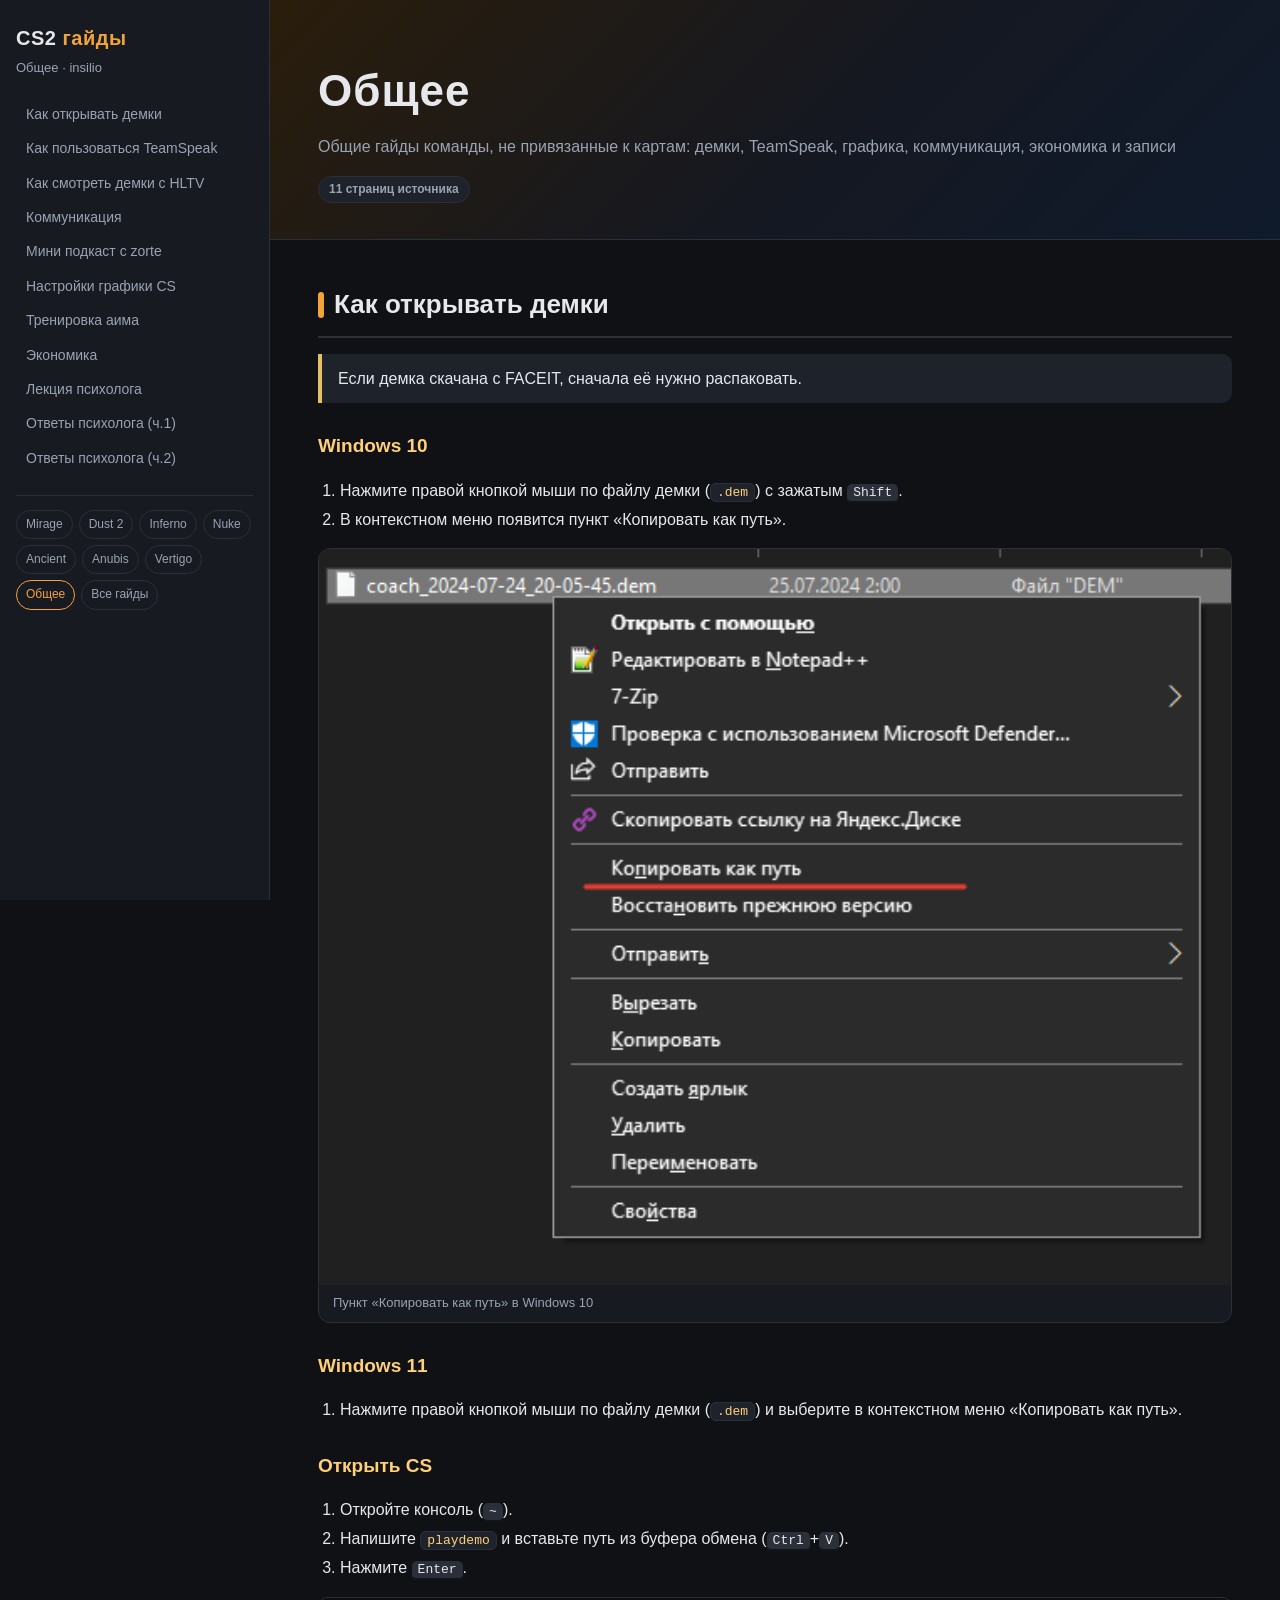
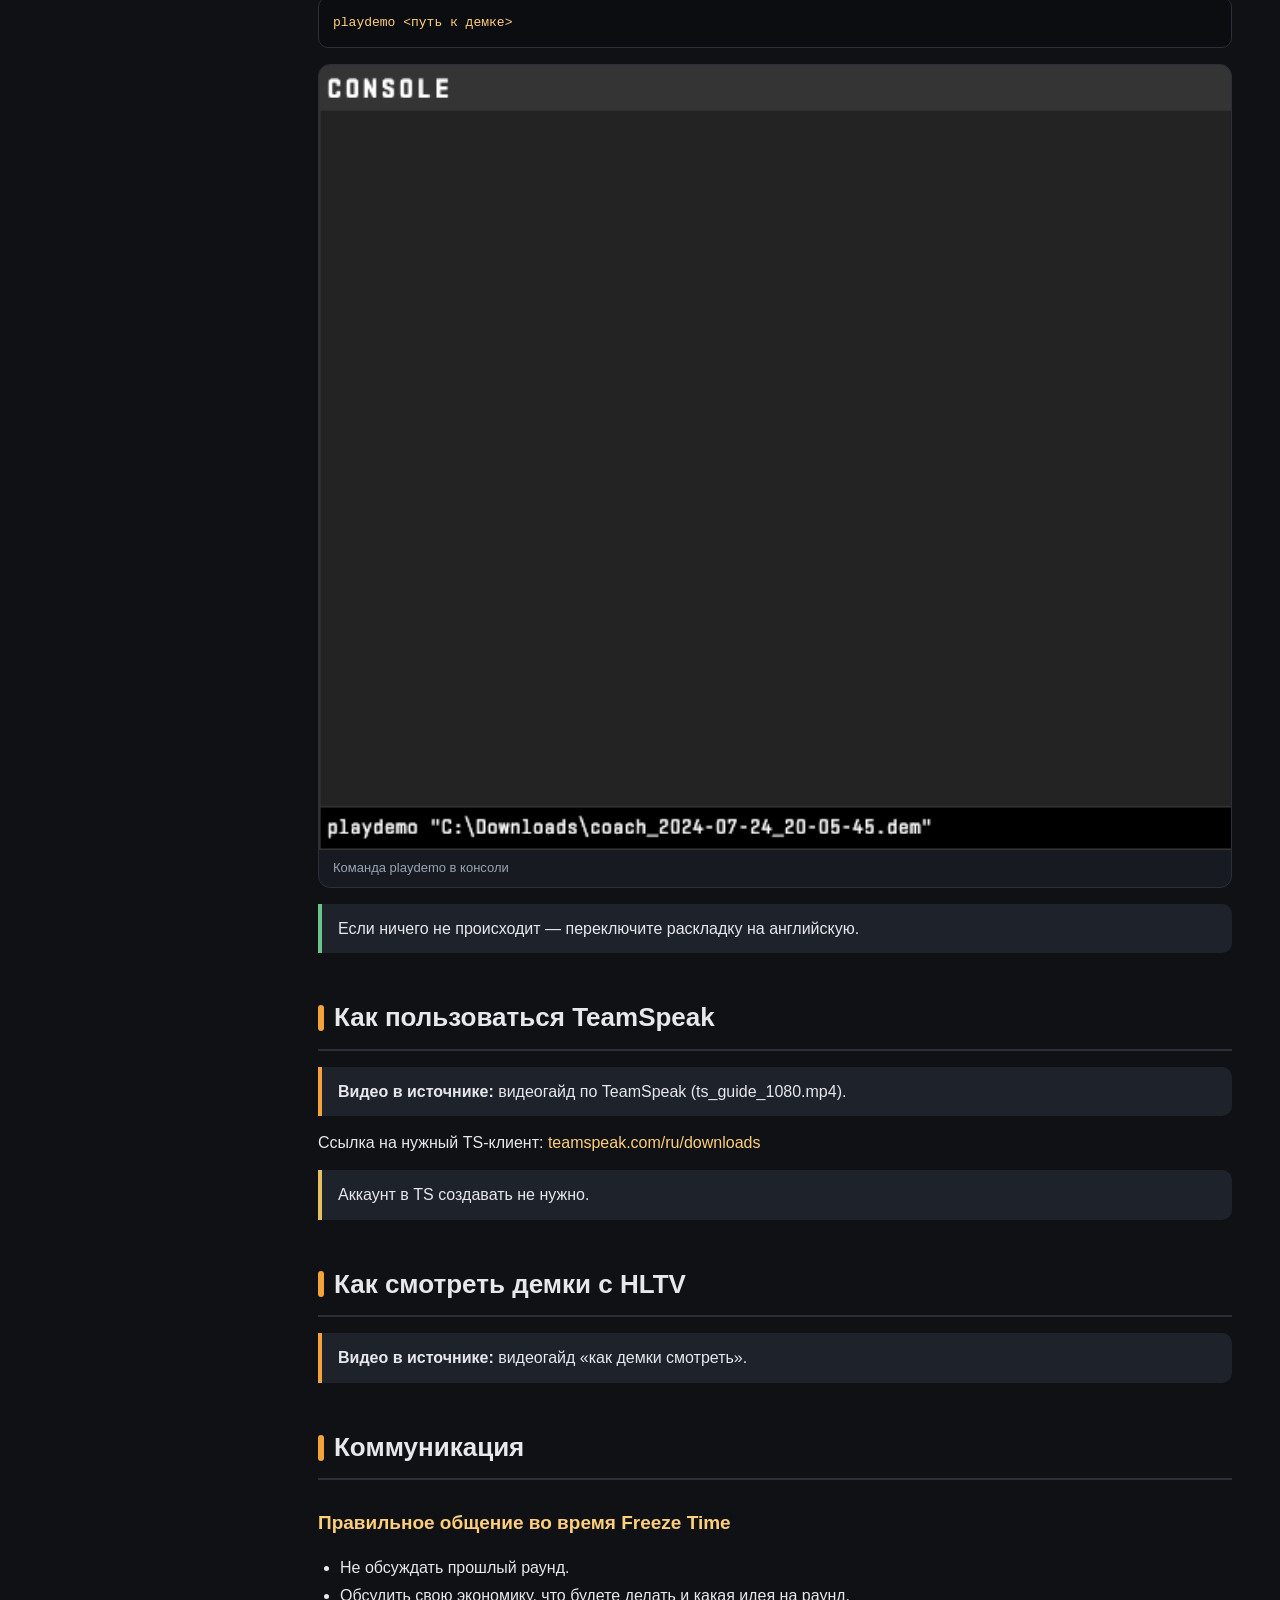
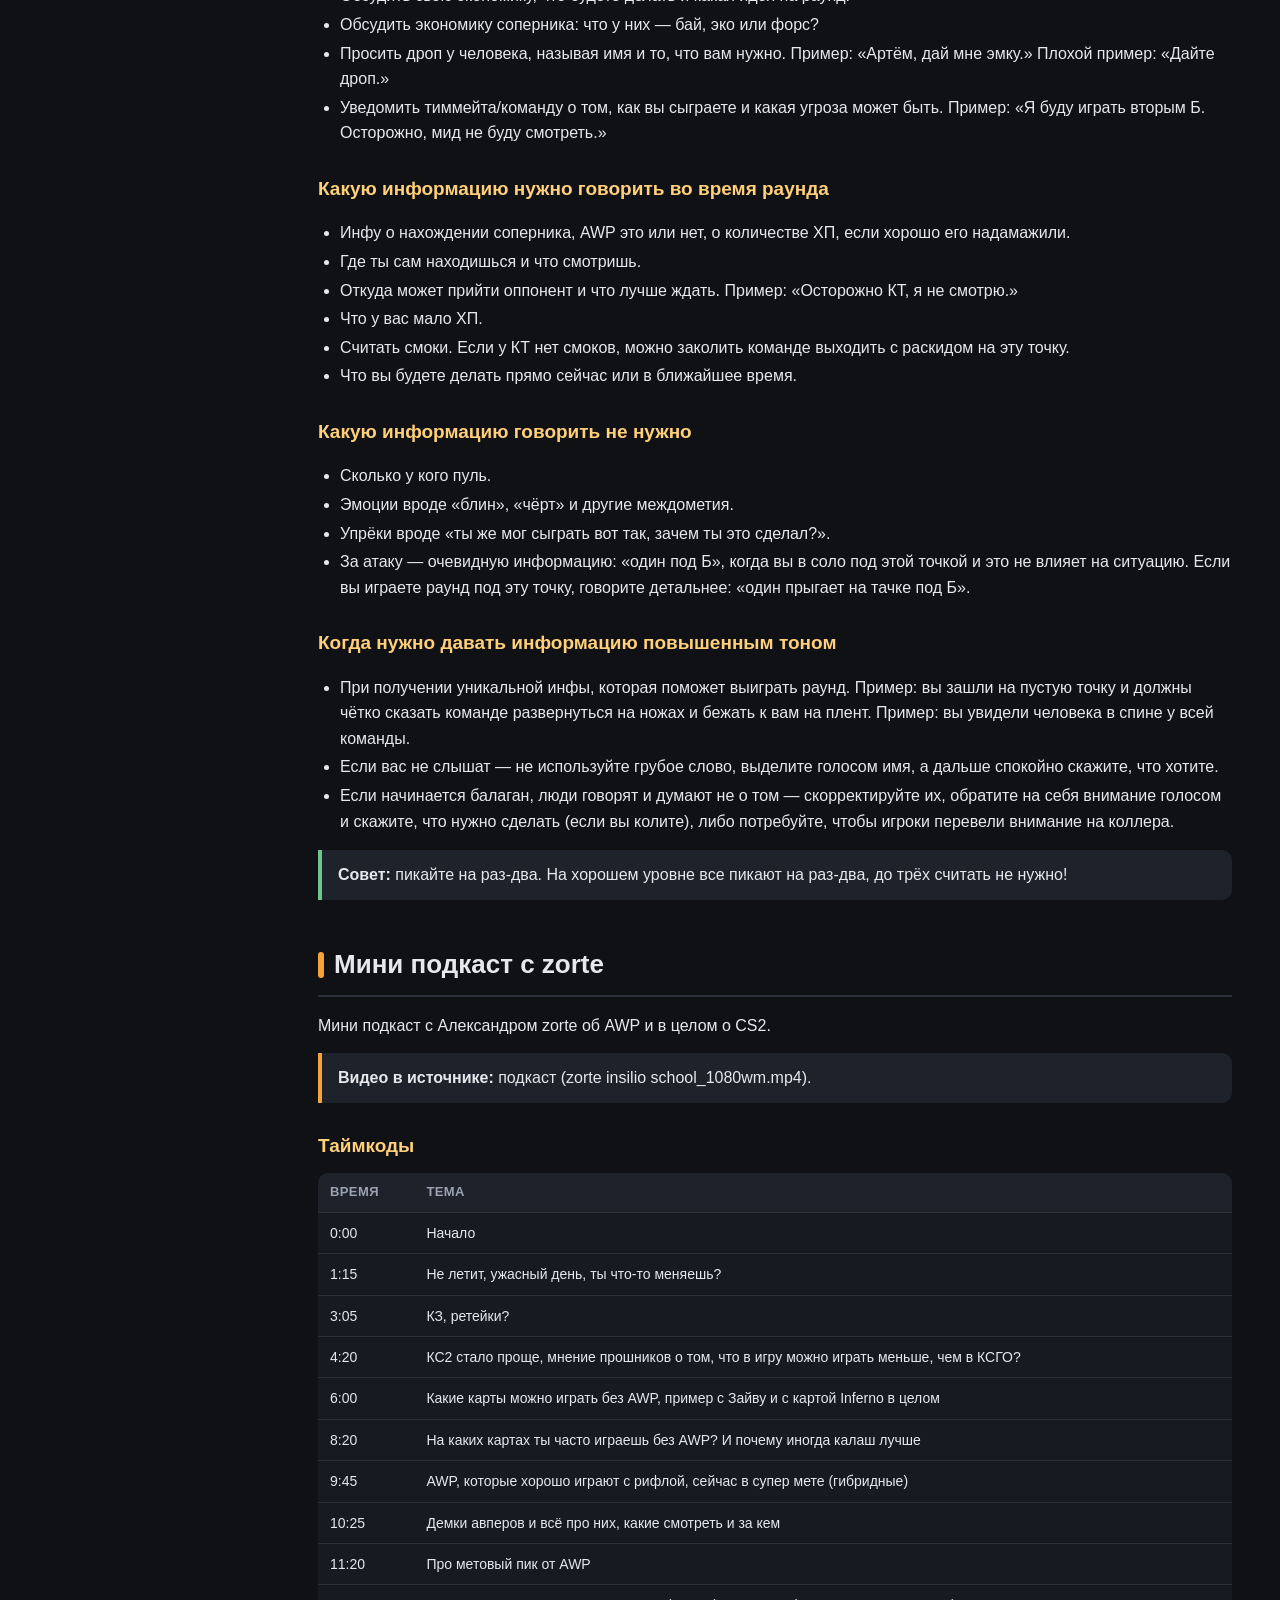
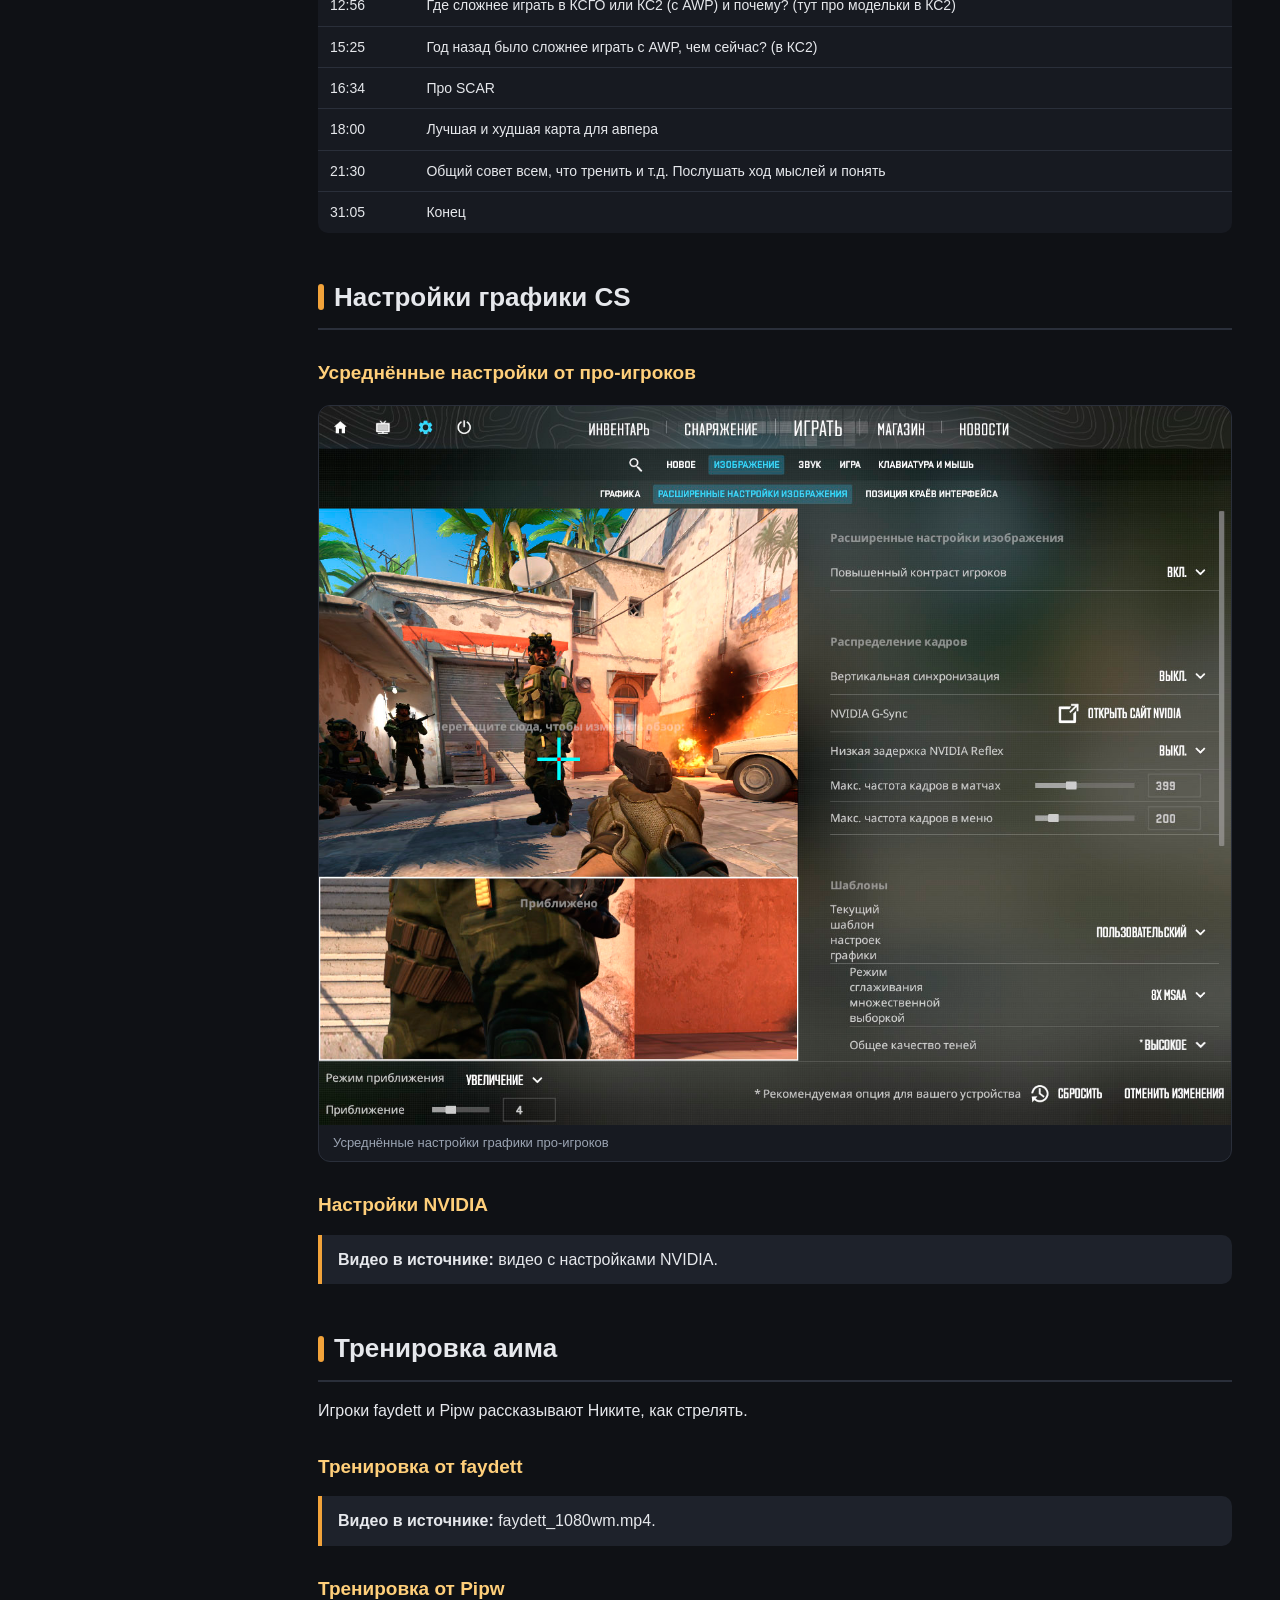
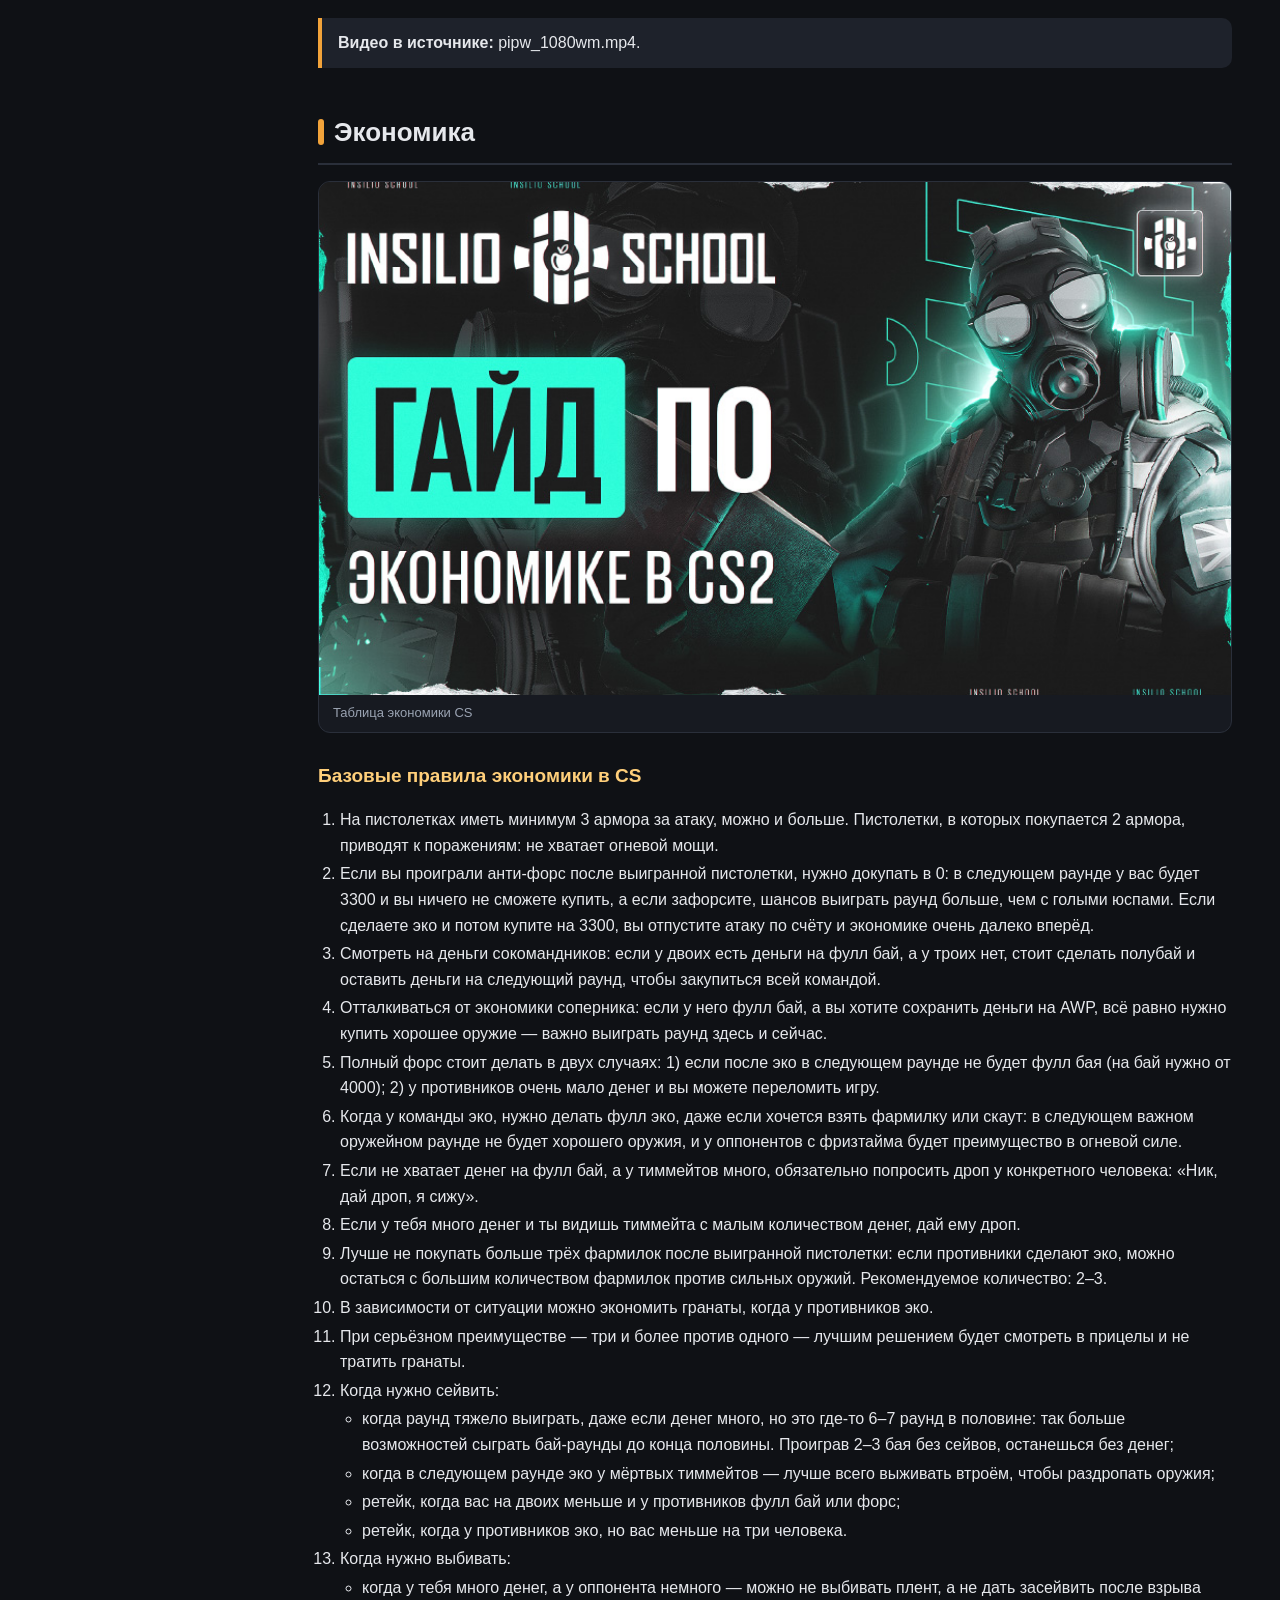
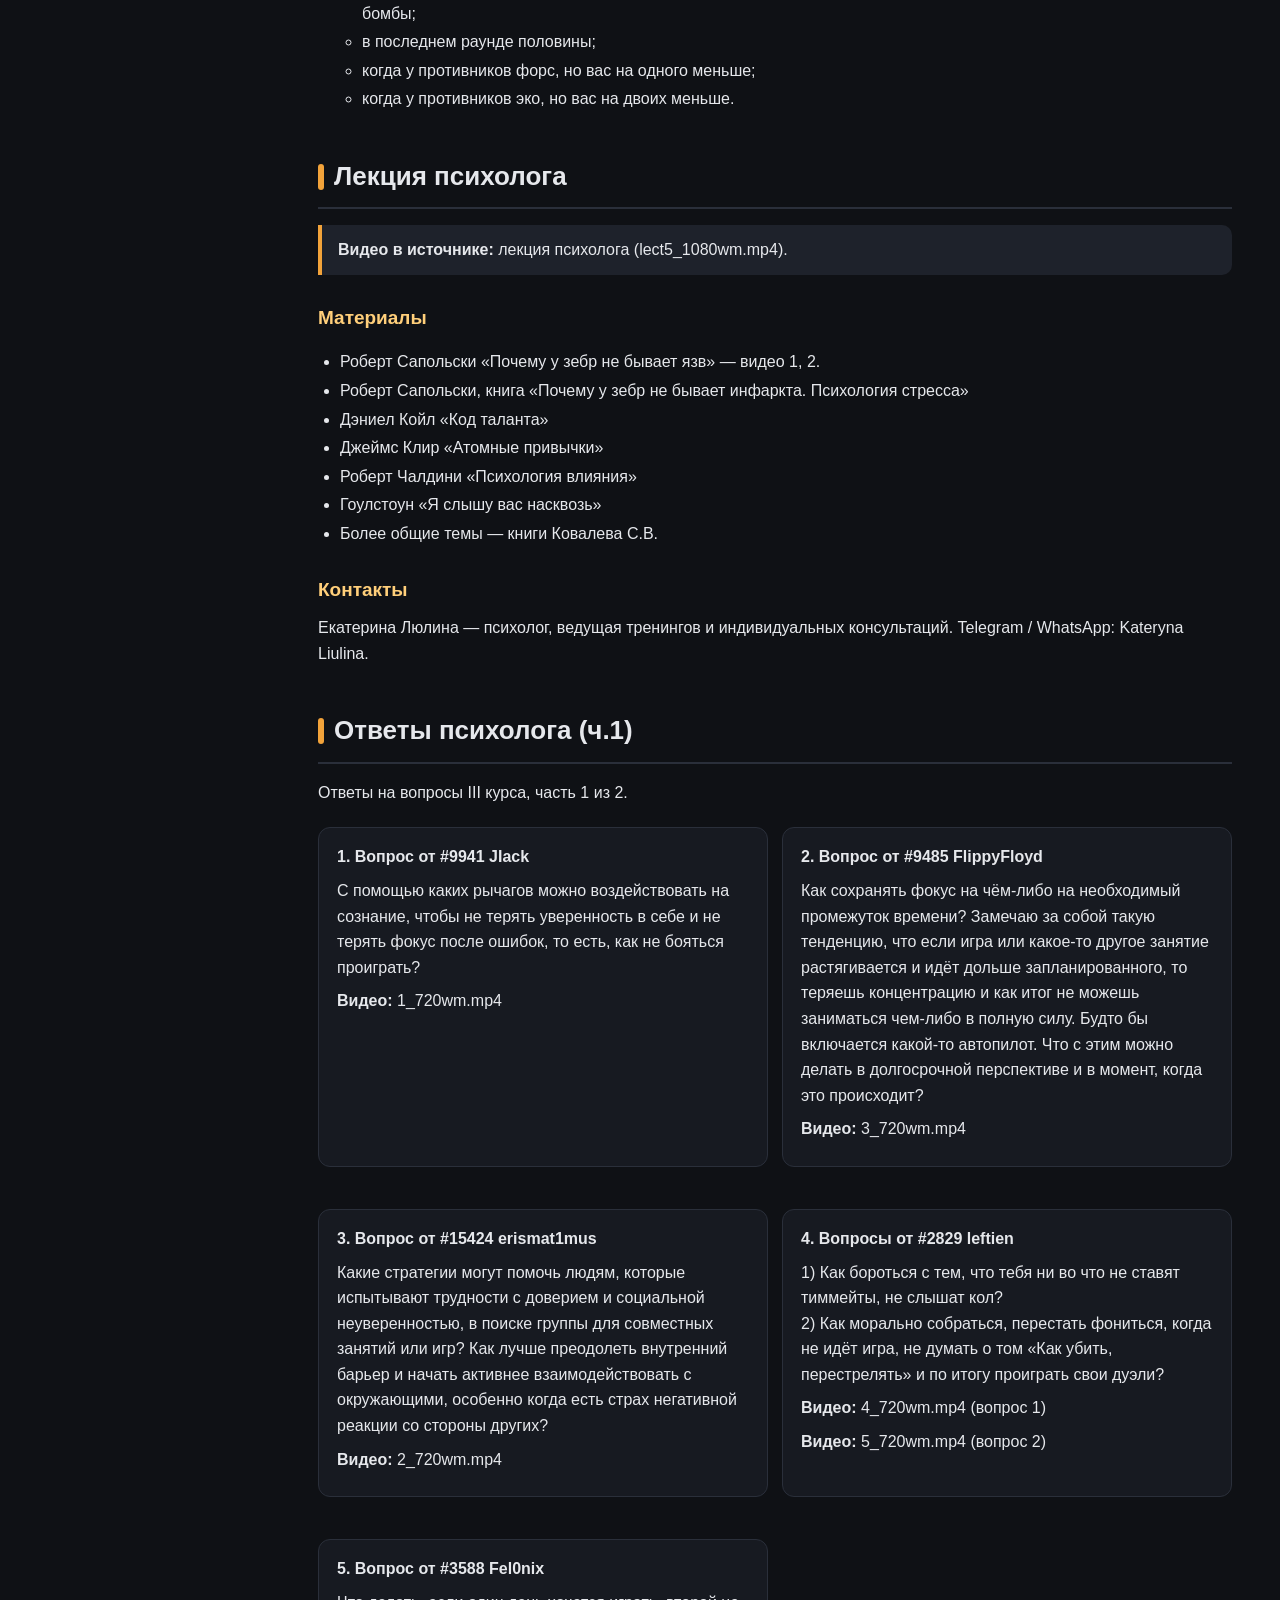
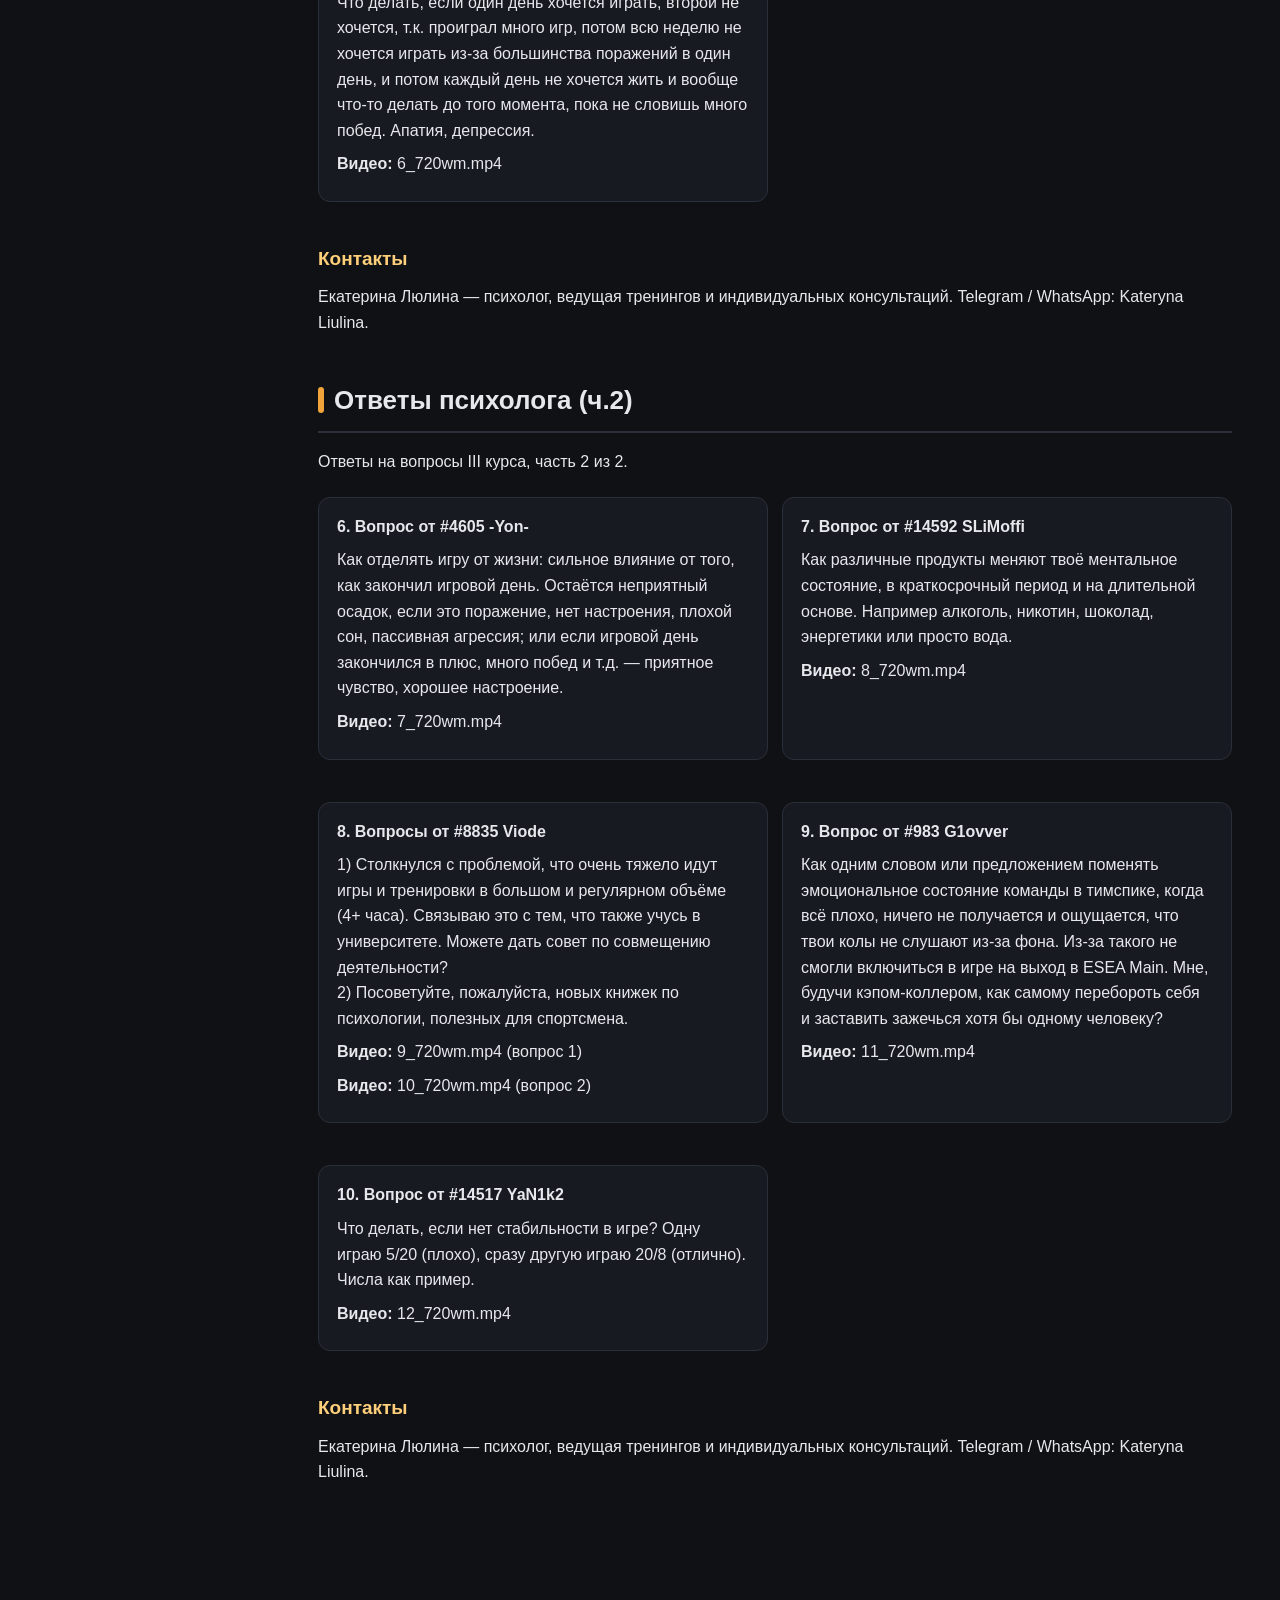
<file: Общее.html>
<!doctype html>
<html lang="ru">
<head>
<meta charset="utf-8">
<meta name="robots" content="noindex, nofollow">
<meta name="viewport" content="width=device-width, initial-scale=1">
<title>Общее — гайд CS2</title>
<link rel="stylesheet" href="assets/guide.css">
<script src="assets/guide.js" defer></script>
</head>
<body>
<div class="layout">
  <aside class="sidebar">
    <div class="brand">CS2 <span>гайды</span></div>
    <div class="sub">Общее · insilio</div>
    <nav>
      <a href="#demos">Как открывать демки</a>
      <a href="#teamspeak">Как пользоваться TeamSpeak</a>
      <a href="#hltv">Как смотреть демки с HLTV</a>
      <a href="#comms">Коммуникация</a>
      <a href="#podcast">Мини подкаст с zorte</a>
      <a href="#graphics">Настройки графики CS</a>
      <a href="#aim">Тренировка аима</a>
      <a href="#economy">Экономика</a>
      <a href="#psy-lecture">Лекция психолога</a>
      <a href="#psy-1">Ответы психолога (ч.1)</a>
      <a href="#psy-2">Ответы психолога (ч.2)</a>
    </nav>
    <div class="maps">
      <a href="Mirage.html">Mirage</a><a href="Dust 2.html">Dust 2</a><a href="Inferno.html">Inferno</a>
      <a href="Nuke.html">Nuke</a><a href="Ancient.html">Ancient</a><a href="Anubis.html">Anubis</a>
      <a href="Vertigo.html">Vertigo</a><a href="Общее.html">Общее</a><a href="index.html">Все гайды</a>
    </div>
  </aside>
  <main>
    <header class="hero">
      <h1>Общее</h1>
      <p>Общие гайды команды, не привязанные к картам: демки, TeamSpeak, графика, коммуникация, экономика и записи</p>
      <div class="chips"><span class="chip">11 страниц источника</span></div>
    </header>

    <section id="demos">
      <h2>Как открывать демки</h2>
      <div class="callout warn">Если демка скачана с FACEIT, сначала её нужно распаковать.</div>
      <h3>Windows 10</h3>
      <ol>
        <li>Нажмите правой кнопкой мыши по файлу демки (<code>.dem</code>) с зажатым <kbd>Shift</kbd>.</li>
        <li>В контекстном меню появится пункт «Копировать как путь».</li>
      </ol>
      <figure><img src="assets/img/d162f71e40cc9e0e3ec6371733dfdadb.png" alt="Пункт «Копировать как путь» в Windows 10"><figcaption>Пункт «Копировать как путь» в Windows 10</figcaption></figure>
      <h3>Windows 11</h3>
      <ol>
        <li>Нажмите правой кнопкой мыши по файлу демки (<code>.dem</code>) и выберите в контекстном меню «Копировать как путь».</li>
      </ol>
      <h3>Открыть CS</h3>
      <ol>
        <li>Откройте консоль (<kbd>~</kbd>).</li>
        <li>Напишите <code>playdemo</code> и вставьте путь из буфера обмена (<kbd>Ctrl</kbd>+<kbd>V</kbd>).</li>
        <li>Нажмите <kbd>Enter</kbd>.</li>
      </ol>
      <pre><code>playdemo &lt;путь к демке&gt;</code></pre>
      <figure><img src="assets/img/874b443abd99369f07a809af493acc94.png" alt="Команда playdemo в консоли"><figcaption>Команда playdemo в консоли</figcaption></figure>
      <div class="callout tip">Если ничего не происходит — переключите раскладку на английскую.</div>
    </section>

    <section id="teamspeak">
      <h2>Как пользоваться TeamSpeak</h2>
      <div class="callout"><b>Видео в источнике:</b> видеогайд по TeamSpeak (ts_guide_1080.mp4).</div>
      <p>Ссылка на нужный TS-клиент: <a href="https://teamspeak.com/ru/downloads/#ts3client">teamspeak.com/ru/downloads</a></p>
      <div class="callout warn">Аккаунт в TS создавать не нужно.</div>
    </section>

    <section id="hltv">
      <h2>Как смотреть демки с HLTV</h2>
      <div class="callout"><b>Видео в источнике:</b> видеогайд «как демки смотреть».</div>
    </section>

    <section id="comms">
      <h2>Коммуникация</h2>
      <h3>Правильное общение во время Freeze Time</h3>
      <ul>
        <li>Не обсуждать прошлый раунд.</li>
        <li>Обсудить свою экономику, что будете делать и какая идея на раунд.</li>
        <li>Обсудить экономику соперника: что у них — бай, эко или форс?</li>
        <li>Просить дроп у человека, называя имя и то, что вам нужно. Пример: «Артём, дай мне эмку.» Плохой пример: «Дайте дроп.»</li>
        <li>Уведомить тиммейта/команду о том, как вы сыграете и какая угроза может быть. Пример: «Я буду играть вторым Б. Осторожно, мид не буду смотреть.»</li>
      </ul>
      <h3>Какую информацию нужно говорить во время раунда</h3>
      <ul>
        <li>Инфу о нахождении соперника, AWP это или нет, о количестве ХП, если хорошо его надамажили.</li>
        <li>Где ты сам находишься и что смотришь.</li>
        <li>Откуда может прийти оппонент и что лучше ждать. Пример: «Осторожно КТ, я не смотрю.»</li>
        <li>Что у вас мало ХП.</li>
        <li>Считать смоки. Если у КТ нет смоков, можно заколить команде выходить с раскидом на эту точку.</li>
        <li>Что вы будете делать прямо сейчас или в ближайшее время.</li>
      </ul>
      <h3>Какую информацию говорить не нужно</h3>
      <ul>
        <li>Сколько у кого пуль.</li>
        <li>Эмоции вроде «блин», «чёрт» и другие междометия.</li>
        <li>Упрёки вроде «ты же мог сыграть вот так, зачем ты это сделал?».</li>
        <li>За атаку — очевидную информацию: «один под Б», когда вы в соло под этой точкой и это не влияет на ситуацию. Если вы играете раунд под эту точку, говорите детальнее: «один прыгает на тачке под Б».</li>
      </ul>
      <h3>Когда нужно давать информацию повышенным тоном</h3>
      <ul>
        <li>При получении уникальной инфы, которая поможет выиграть раунд. Пример: вы зашли на пустую точку и должны чётко сказать команде развернуться на ножах и бежать к вам на плент. Пример: вы увидели человека в спине у всей команды.</li>
        <li>Если вас не слышат — не используйте грубое слово, выделите голосом имя, а дальше спокойно скажите, что хотите.</li>
        <li>Если начинается балаган, люди говорят и думают не о том — скорректируйте их, обратите на себя внимание голосом и скажите, что нужно сделать (если вы колите), либо потребуйте, чтобы игроки перевели внимание на коллера.</li>
      </ul>
      <div class="callout tip"><b>Совет:</b> пикайте на раз-два. На хорошем уровне все пикают на раз-два, до трёх считать не нужно!</div>
    </section>

    <section id="podcast">
      <h2>Мини подкаст с zorte</h2>
      <p>Мини подкаст с Александром zorte об AWP и в целом о CS2.</p>
      <div class="callout"><b>Видео в источнике:</b> подкаст (zorte insilio school_1080wm.mp4).</div>
      <h3>Таймкоды</h3>
      <table><tr><th>Время</th><th>Тема</th></tr><tr><td>0:00</td><td>Начало</td></tr><tr><td>1:15</td><td>Не летит, ужасный день, ты что-то меняешь?</td></tr><tr><td>3:05</td><td>КЗ, ретейки?</td></tr><tr><td>4:20</td><td>КС2 стало проще, мнение прошников о том, что в игру можно играть меньше, чем в КСГО?</td></tr><tr><td>6:00</td><td>Какие карты можно играть без AWP, пример с Зайву и с картой Inferno в целом</td></tr><tr><td>8:20</td><td>На каких картах ты часто играешь без AWP? И почему иногда калаш лучше</td></tr><tr><td>9:45</td><td>AWP, которые хорошо играют с рифлой, сейчас в супер мете (гибридные)</td></tr><tr><td>10:25</td><td>Демки авперов и всё про них, какие смотреть и за кем</td></tr><tr><td>11:20</td><td>Про метовый пик от AWP</td></tr><tr><td>12:56</td><td>Где сложнее играть в КСГО или КС2 (с AWP) и почему? (тут про модельки в КС2)</td></tr><tr><td>15:25</td><td>Год назад было сложнее играть с AWP, чем сейчас? (в КС2)</td></tr><tr><td>16:34</td><td>Про SCAR</td></tr><tr><td>18:00</td><td>Лучшая и худшая карта для авпера</td></tr><tr><td>21:30</td><td>Общий совет всем, что тренить и т.д. Послушать ход мыслей и понять</td></tr><tr><td>31:05</td><td>Конец</td></tr></table>
    </section>

    <section id="graphics">
      <h2>Настройки графики CS</h2>
      <h3>Усреднённые настройки от про-игроков</h3>
      <figure><img src="assets/img/a0eddd90c4045573fdf9e6bd3e656a94.jpg" alt="Усреднённые настройки графики про-игроков"><figcaption>Усреднённые настройки графики про-игроков</figcaption></figure>
      <h3>Настройки NVIDIA</h3>
      <div class="callout"><b>Видео в источнике:</b> видео с настройками NVIDIA.</div>
    </section>

    <section id="aim">
      <h2>Тренировка аима</h2>
      <p>Игроки faydett и Pipw рассказывают Никите, как стрелять.</p>
      <h3>Тренировка от faydett</h3>
      <div class="callout"><b>Видео в источнике:</b> faydett_1080wm.mp4.</div>
      <h3>Тренировка от Pipw</h3>
      <div class="callout"><b>Видео в источнике:</b> pipw_1080wm.mp4.</div>
    </section>

    <section id="economy">
      <h2>Экономика</h2>
      <figure><img src="assets/img/f98c3a654791c157ed0eac9993e8485c.jpg" alt="Таблица экономики CS"><figcaption>Таблица экономики CS</figcaption></figure>
      <h3>Базовые правила экономики в CS</h3>
      <ol>
        <li>На пистолетках иметь минимум 3 армора за атаку, можно и больше. Пистолетки, в которых покупается 2 армора, приводят к поражениям: не хватает огневой мощи.</li>
        <li>Если вы проиграли анти-форс после выигранной пистолетки, нужно докупать в 0: в следующем раунде у вас будет 3300 и вы ничего не сможете купить, а если зафорсите, шансов выиграть раунд больше, чем с голыми юспами. Если сделаете эко и потом купите на 3300, вы отпустите атаку по счёту и экономике очень далеко вперёд.</li>
        <li>Смотреть на деньги сокомандников: если у двоих есть деньги на фулл бай, а у троих нет, стоит сделать полубай и оставить деньги на следующий раунд, чтобы закупиться всей командой.</li>
        <li>Отталкиваться от экономики соперника: если у него фулл бай, а вы хотите сохранить деньги на AWP, всё равно нужно купить хорошее оружие — важно выиграть раунд здесь и сейчас.</li>
        <li>Полный форс стоит делать в двух случаях: 1) если после эко в следующем раунде не будет фулл бая (на бай нужно от 4000); 2) у противников очень мало денег и вы можете переломить игру.</li>
        <li>Когда у команды эко, нужно делать фулл эко, даже если хочется взять фармилку или скаут: в следующем важном оружейном раунде не будет хорошего оружия, и у оппонентов с фризтайма будет преимущество в огневой силе.</li>
        <li>Если не хватает денег на фулл бай, а у тиммейтов много, обязательно попросить дроп у конкретного человека: «Ник, дай дроп, я сижу».</li>
        <li>Если у тебя много денег и ты видишь тиммейта с малым количеством денег, дай ему дроп.</li>
        <li>Лучше не покупать больше трёх фармилок после выигранной пистолетки: если противники сделают эко, можно остаться с большим количеством фармилок против сильных оружий. Рекомендуемое количество: 2–3.</li>
        <li>В зависимости от ситуации можно экономить гранаты, когда у противников эко.</li>
        <li>При серьёзном преимуществе — три и более против одного — лучшим решением будет смотреть в прицелы и не тратить гранаты.</li>
        <li>Когда нужно сейвить:<ul><li>когда раунд тяжело выиграть, даже если денег много, но это где-то 6–7 раунд в половине: так больше возможностей сыграть бай-раунды до конца половины. Проиграв 2–3 бая без сейвов, останешься без денег;</li><li>когда в следующем раунде эко у мёртвых тиммейтов — лучше всего выживать втроём, чтобы раздропать оружия;</li><li>ретейк, когда вас на двоих меньше и у противников фулл бай или форс;</li><li>ретейк, когда у противников эко, но вас меньше на три человека.</li></ul></li>
        <li>Когда нужно выбивать:<ul><li>когда у тебя много денег, а у оппонента немного — можно не выбивать плент, а не дать засейвить после взрыва бомбы;</li><li>в последнем раунде половины;</li><li>когда у противников форс, но вас на одного меньше;</li><li>когда у противников эко, но вас на двоих меньше.</li></ul></li>
      </ol>
    </section>

    <section id="psy-lecture">
      <h2>Лекция психолога</h2>
      <div class="callout"><b>Видео в источнике:</b> лекция психолога (lect5_1080wm.mp4).</div>
      <h3>Материалы</h3>
      <ul>
        <li>Роберт Сапольски «Почему у зебр не бывает язв» — видео 1, 2.</li>
        <li>Роберт Сапольски, книга «Почему у зебр не бывает инфаркта. Психология стресса»</li>
        <li>Дэниел Койл «Код таланта»</li>
        <li>Джеймс Клир «Атомные привычки»</li>
        <li>Роберт Чалдини «Психология влияния»</li>
        <li>Гоулстоун «Я слышу вас насквозь»</li>
        <li>Более общие темы — книги Ковалева С.В.</li>
      </ul>
      <h3>Контакты</h3>
      <p>Екатерина Люлина — психолог, ведущая тренингов и индивидуальных консультаций. Telegram / WhatsApp: Kateryna Liulina.</p>
    </section>

    <section id="psy-1">
      <h2>Ответы психолога (ч.1)</h2>
      <p>Ответы на вопросы III курса, часть 1 из 2.</p>
      <div class="grid">
        <div class="card">
          <h4>1. Вопрос от #9941 JIack</h4>
          <p>С помощью каких рычагов можно воздействовать на сознание, чтобы не терять уверенность в себе и не терять фокус после ошибок, то есть, как не бояться проиграть?</p>
          <p><b>Видео:</b> 1_720wm.mp4</p>
        </div>
        <div class="card">
          <h4>2. Вопрос от #9485 FlippyFloyd</h4>
          <p>Как сохранять фокус на чём-либо на необходимый промежуток времени? Замечаю за собой такую тенденцию, что если игра или какое-то другое занятие растягивается и идёт дольше запланированного, то теряешь концентрацию и как итог не можешь заниматься чем-либо в полную силу. Будто бы включается какой-то автопилот. Что с этим можно делать в долгосрочной перспективе и в момент, когда это происходит?</p>
          <p><b>Видео:</b> 3_720wm.mp4</p>
        </div>
        <div class="card">
          <h4>3. Вопрос от #15424 erismat1mus</h4>
          <p>Какие стратегии могут помочь людям, которые испытывают трудности с доверием и социальной неуверенностью, в поиске группы для совместных занятий или игр? Как лучше преодолеть внутренний барьер и начать активнее взаимодействовать с окружающими, особенно когда есть страх негативной реакции со стороны других?</p>
          <p><b>Видео:</b> 2_720wm.mp4</p>
        </div>
        <div class="card">
          <h4>4. Вопросы от #2829 leftien</h4>
          <p>1) Как бороться с тем, что тебя ни во что не ставят тиммейты, не слышат кол?<br>2) Как морально собраться, перестать фониться, когда не идёт игра, не думать о том «Как убить, перестрелять» и по итогу проиграть свои дуэли?</p>
          <p><b>Видео:</b> 4_720wm.mp4 (вопрос 1)</p>
          <p><b>Видео:</b> 5_720wm.mp4 (вопрос 2)</p>
        </div>
        <div class="card">
          <h4>5. Вопрос от #3588 Fel0nix</h4>
          <p>Что делать, если один день хочется играть, второй не хочется, т.к. проиграл много игр, потом всю неделю не хочется играть из-за большинства поражений в один день, и потом каждый день не хочется жить и вообще что-то делать до того момента, пока не словишь много побед. Апатия, депрессия.</p>
          <p><b>Видео:</b> 6_720wm.mp4</p>
        </div>
      </div>
      <h3>Контакты</h3>
      <p>Екатерина Люлина — психолог, ведущая тренингов и индивидуальных консультаций. Telegram / WhatsApp: Kateryna Liulina.</p>
    </section>

    <section id="psy-2">
      <h2>Ответы психолога (ч.2)</h2>
      <p>Ответы на вопросы III курса, часть 2 из 2.</p>
      <div class="grid">
        <div class="card">
          <h4>6. Вопрос от #4605 -Yon-</h4>
          <p>Как отделять игру от жизни: сильное влияние от того, как закончил игровой день. Остаётся неприятный осадок, если это поражение, нет настроения, плохой сон, пассивная агрессия; или если игровой день закончился в плюс, много побед и т.д. — приятное чувство, хорошее настроение.</p>
          <p><b>Видео:</b> 7_720wm.mp4</p>
        </div>
        <div class="card">
          <h4>7. Вопрос от #14592 SLiMoffi</h4>
          <p>Как различные продукты меняют твоё ментальное состояние, в краткосрочный период и на длительной основе. Например алкоголь, никотин, шоколад, энергетики или просто вода.</p>
          <p><b>Видео:</b> 8_720wm.mp4</p>
        </div>
        <div class="card">
          <h4>8. Вопросы от #8835 Viode</h4>
          <p>1) Столкнулся с проблемой, что очень тяжело идут игры и тренировки в большом и регулярном объёме (4+ часа). Связываю это с тем, что также учусь в университете. Можете дать совет по совмещению деятельности?<br>2) Посоветуйте, пожалуйста, новых книжек по психологии, полезных для спортсмена.</p>
          <p><b>Видео:</b> 9_720wm.mp4 (вопрос 1)</p>
          <p><b>Видео:</b> 10_720wm.mp4 (вопрос 2)</p>
        </div>
        <div class="card">
          <h4>9. Вопрос от #983 G1ovver</h4>
          <p>Как одним словом или предложением поменять эмоциональное состояние команды в тимспике, когда всё плохо, ничего не получается и ощущается, что твои колы не слушают из-за фона. Из-за такого не смогли включиться в игре на выход в ESEA Main. Мне, будучи кэпом-коллером, как самому перебороть себя и заставить зажечься хотя бы одному человеку?</p>
          <p><b>Видео:</b> 11_720wm.mp4</p>
        </div>
        <div class="card">
          <h4>10. Вопрос от #14517 YaN1k2</h4>
          <p>Что делать, если нет стабильности в игре? Одну играю 5/20 (плохо), сразу другую играю 20/8 (отлично). Числа как пример.</p>
          <p><b>Видео:</b> 12_720wm.mp4</p>
        </div>
      </div>
      <h3>Контакты</h3>
      <p>Екатерина Люлина — психолог, ведущая тренингов и индивидуальных консультаций. Telegram / WhatsApp: Kateryna Liulina.</p>
    </section>
  </main>
</div>
</body>
</html>
</file>
<file: assets/guide.css>
:root{
  --bg:#0f1115; --panel:#171a21; --panel2:#1e222b; --line:#2a2f3a;
  --text:#e6e8ec; --muted:#9aa3b2; --accent:#f2a33a; --accent2:#ffcf7a;
  --t:#e0a84e; --ct:#5d9cec; --ok:#6cc58a; --warn:#e5c062; --bad:#e86a6a;
  --radius:12px; --sidebar:270px;
}
*{box-sizing:border-box}
html{scroll-behavior:smooth;scroll-padding-top:16px}
body{margin:0;background:var(--bg);color:var(--text);font:16px/1.6 -apple-system,"SF Pro Text","Segoe UI",Roboto,sans-serif}
a{color:var(--accent2);text-decoration:none} a:hover{text-decoration:underline}

/* layout */
.layout{display:grid;grid-template-columns:var(--sidebar) minmax(0,1fr);min-height:100vh}
main{min-width:0}
main img{max-width:100%}
h1,h2,h3,p,li,td{overflow-wrap:anywhere}
.sidebar{position:sticky;top:0;height:100vh;overflow:auto;background:var(--panel);border-right:1px solid var(--line);padding:22px 16px}
.sidebar .brand{font-weight:800;font-size:20px;letter-spacing:.5px;margin-bottom:4px}
.sidebar .brand span{color:var(--accent)}
.sidebar .sub{color:var(--muted);font-size:13px;margin-bottom:18px}
.sidebar nav a{display:block;color:var(--muted);padding:6px 10px;border-radius:8px;font-size:14px}
.sidebar nav a:hover{background:var(--panel2);color:var(--text);text-decoration:none}
.sidebar nav a.lvl2{padding-left:24px;font-size:13px}
.sidebar .maps{margin-top:20px;padding-top:14px;border-top:1px solid var(--line);display:flex;flex-wrap:wrap;gap:6px}
.sidebar .maps a{font-size:12px;padding:4px 9px;border:1px solid var(--line);border-radius:20px;color:var(--muted)}
.sidebar .maps a.active{border-color:var(--accent);color:var(--accent)}
main{padding:0 48px 80px;max-width:1100px}

/* hero */
.hero{margin:0 -48px 32px;padding:56px 48px 36px;background:linear-gradient(135deg,#2a1d0b 0%,#151821 55%,#0f1a2b 100%);border-bottom:1px solid var(--line)}
.hero h1{margin:0 0 8px;font-size:44px;letter-spacing:1px}
.hero p{margin:0;color:var(--muted)}
.hero .chips{margin-top:16px;display:flex;gap:8px;flex-wrap:wrap}

/* headings & sections */
section{margin:44px 0}
h2{font-size:26px;margin:0 0 16px;padding-bottom:10px;border-bottom:2px solid var(--line);display:flex;align-items:center;gap:10px}
h2::before{content:"";width:6px;height:26px;background:var(--accent);border-radius:3px}
h3{font-size:19px;margin:28px 0 10px;color:var(--accent2)}
h4{font-size:16px;margin:18px 0 6px}
p{margin:8px 0}
ul,ol{padding-left:22px} li{margin:3px 0}
code,kbd{font-family:"SF Mono",Menlo,monospace;font-size:13px}
code{background:var(--panel2);border:1px solid var(--line);padding:1px 6px;border-radius:6px;color:var(--accent2)}
pre{background:#0b0d11;border:1px solid var(--line);border-radius:10px;padding:12px 14px;overflow:auto}
pre code{background:none;border:0;padding:0}
kbd{background:#2a2f3a;border-bottom:2px solid #11141a;border-radius:5px;padding:1px 6px}

/* chips / badges */
.chip{display:inline-block;font-size:12px;font-weight:600;padding:3px 10px;border-radius:20px;background:var(--panel2);border:1px solid var(--line);color:var(--muted)}
.chip.t{color:var(--t);border-color:#5b4420;background:#2a2112}
.chip.ct{color:var(--ct);border-color:#24406a;background:#122036}
.chip.smoke{color:#cfd5df} .chip.flash{color:#fff3a8} .chip.molly{color:#ff9157} .chip.he{color:#9be27a}

/* cards */
.card{background:var(--panel);border:1px solid var(--line);border-radius:var(--radius);padding:16px 18px;margin:14px 0}
.card h4{margin-top:0}
.grid{display:grid;grid-template-columns:repeat(auto-fill,minmax(300px,1fr));gap:14px}
.callout{border-left:4px solid var(--accent);background:var(--panel2);padding:12px 16px;border-radius:0 10px 10px 0;margin:14px 0}
.callout.tip{border-color:var(--ok)} .callout.warn{border-color:var(--warn)} .callout.bad{border-color:var(--bad)}

/* tables */
table{width:100%;border-collapse:collapse;margin:12px 0;font-size:14px;background:var(--panel);border-radius:10px;overflow:hidden}
th,td{padding:9px 12px;border-bottom:1px solid var(--line);text-align:left;vertical-align:top}
th{background:var(--panel2);color:var(--muted);font-weight:600;font-size:13px;text-transform:uppercase;letter-spacing:.4px}
tr:last-child td{border-bottom:0}

/* figures / minimaps */
figure{margin:16px 0;background:var(--panel);border:1px solid var(--line);border-radius:var(--radius);overflow:hidden}
figure img{display:block;width:100%;height:auto;cursor:zoom-in}
figcaption{padding:8px 14px;color:var(--muted);font-size:13px}
figure.minimap{max-width:720px;margin-left:auto;margin-right:auto}
.gallery{display:grid;grid-template-columns:repeat(auto-fill,minmax(240px,1fr));gap:12px}
.gallery figure{margin:0}
.lineup{display:grid;grid-template-columns:1fr 1fr;gap:12px}
.lineup figure{margin:0}

/* lightbox */
.lb{position:fixed;inset:0;background:rgba(0,0,0,.88);display:none;align-items:center;justify-content:center;z-index:99;cursor:zoom-out}
.lb.open{display:flex} .lb img{max-width:95vw;max-height:95vh;border-radius:8px}

/* mobile */
@media (max-width:900px){
  .layout{grid-template-columns:minmax(0,1fr)}
  table{display:block;overflow-x:auto}
  h2{font-size:21px}
  .sidebar{position:sticky;top:0;z-index:10;height:auto;padding:10px 12px;border-right:0;border-bottom:1px solid var(--line)}
  .sidebar .brand{font-size:16px;margin:0}
  .sidebar .sub{display:none}
  .sidebar nav{display:flex;gap:6px;overflow-x:auto;margin-top:8px;scrollbar-width:none}
  .sidebar nav a{white-space:nowrap;border:1px solid var(--line);border-radius:20px;padding:4px 10px;font-size:13px}
  .sidebar nav a.lvl2{display:none}
  .sidebar .maps{flex-wrap:nowrap;overflow-x:auto;margin-top:8px;padding-top:8px;scrollbar-width:none}
  .sidebar .maps a{white-space:nowrap}
  main{padding:0 16px 60px}
  .hero{margin:0 -16px 24px;padding:36px 16px 24px}
  .hero h1{font-size:32px}
  .lineup{grid-template-columns:1fr}
}
/* print / PDF */
@media print{
  body{background:#fff;color:#111}
  .sidebar,.lb{display:none}
  .layout{display:block} main{max-width:none;padding:0}
  .hero{background:none;margin:0;padding:0 0 12px;border:0}
  .card,figure,table{background:#fff;border-color:#ccc;break-inside:avoid}
  h2{break-after:avoid} th{background:#eee;color:#333}
  a{color:#111}
}
.muted{color:var(--muted);font-size:13px}
</file>
